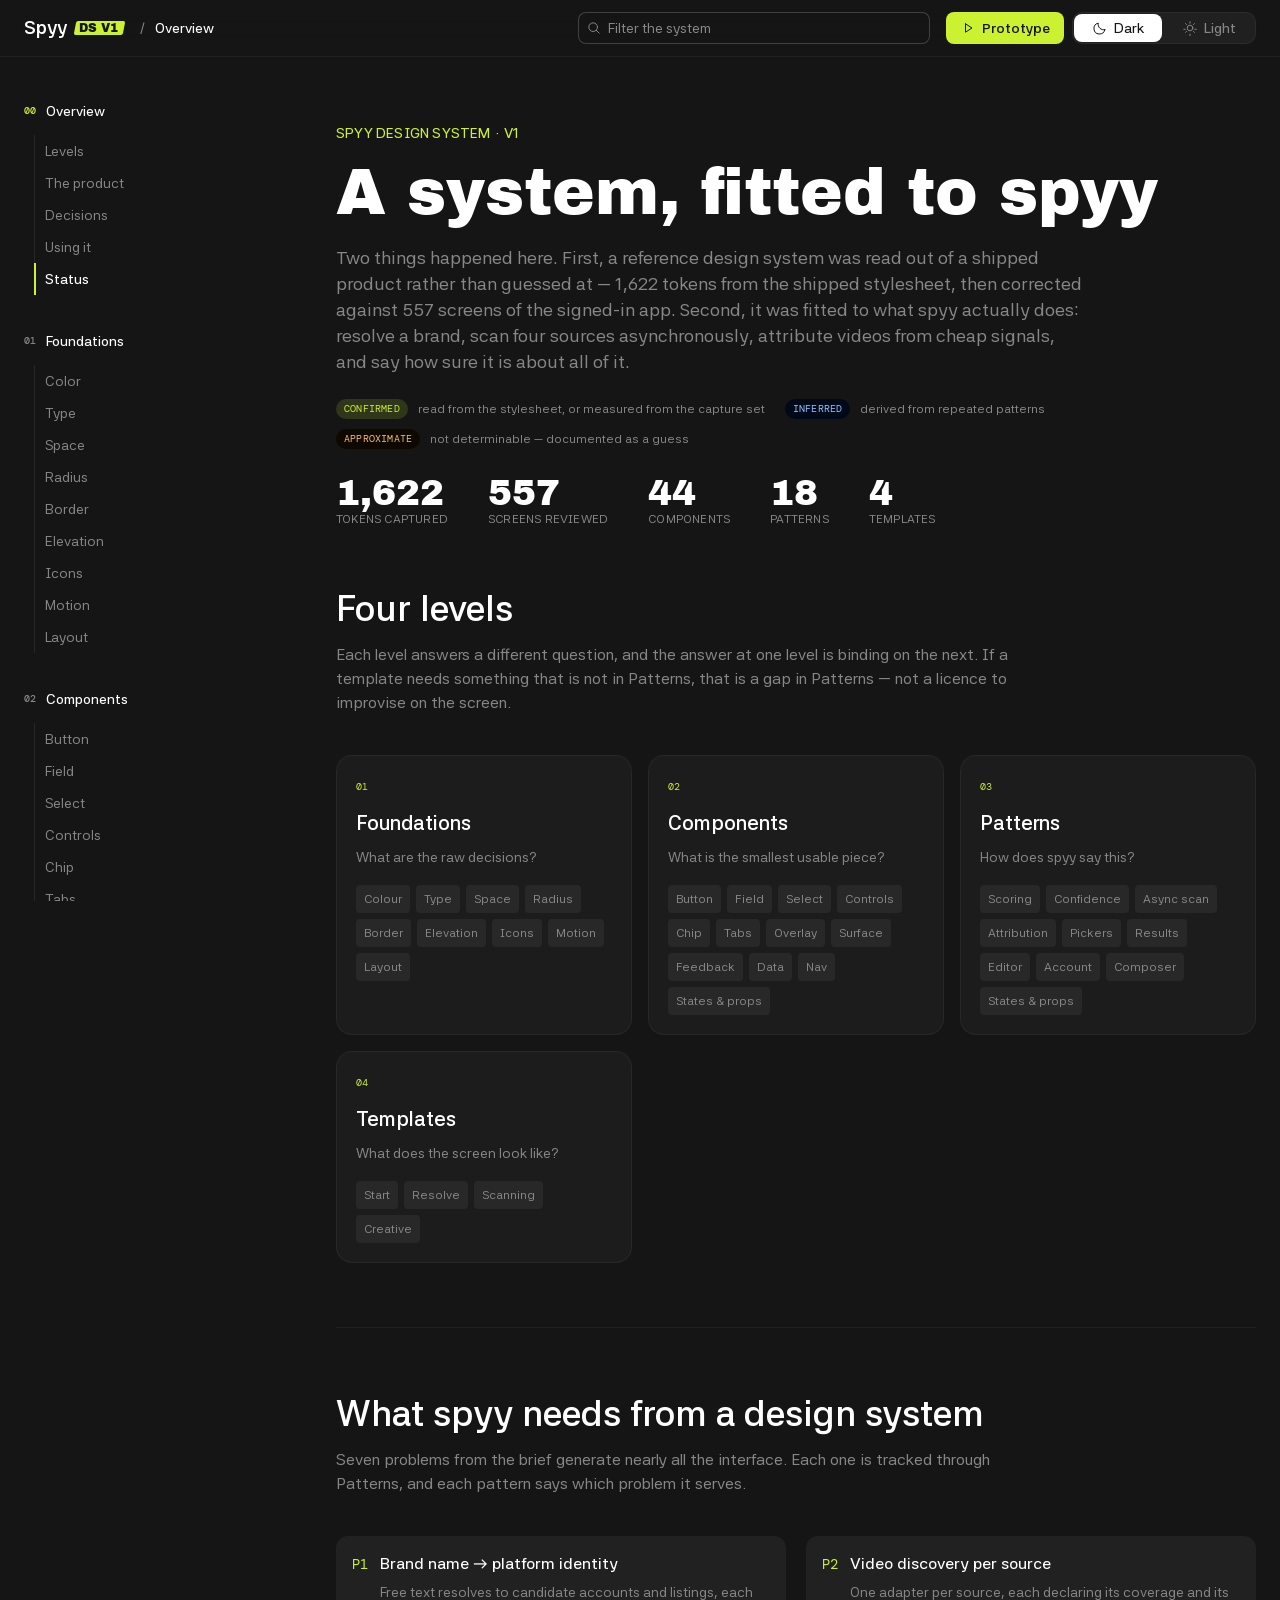
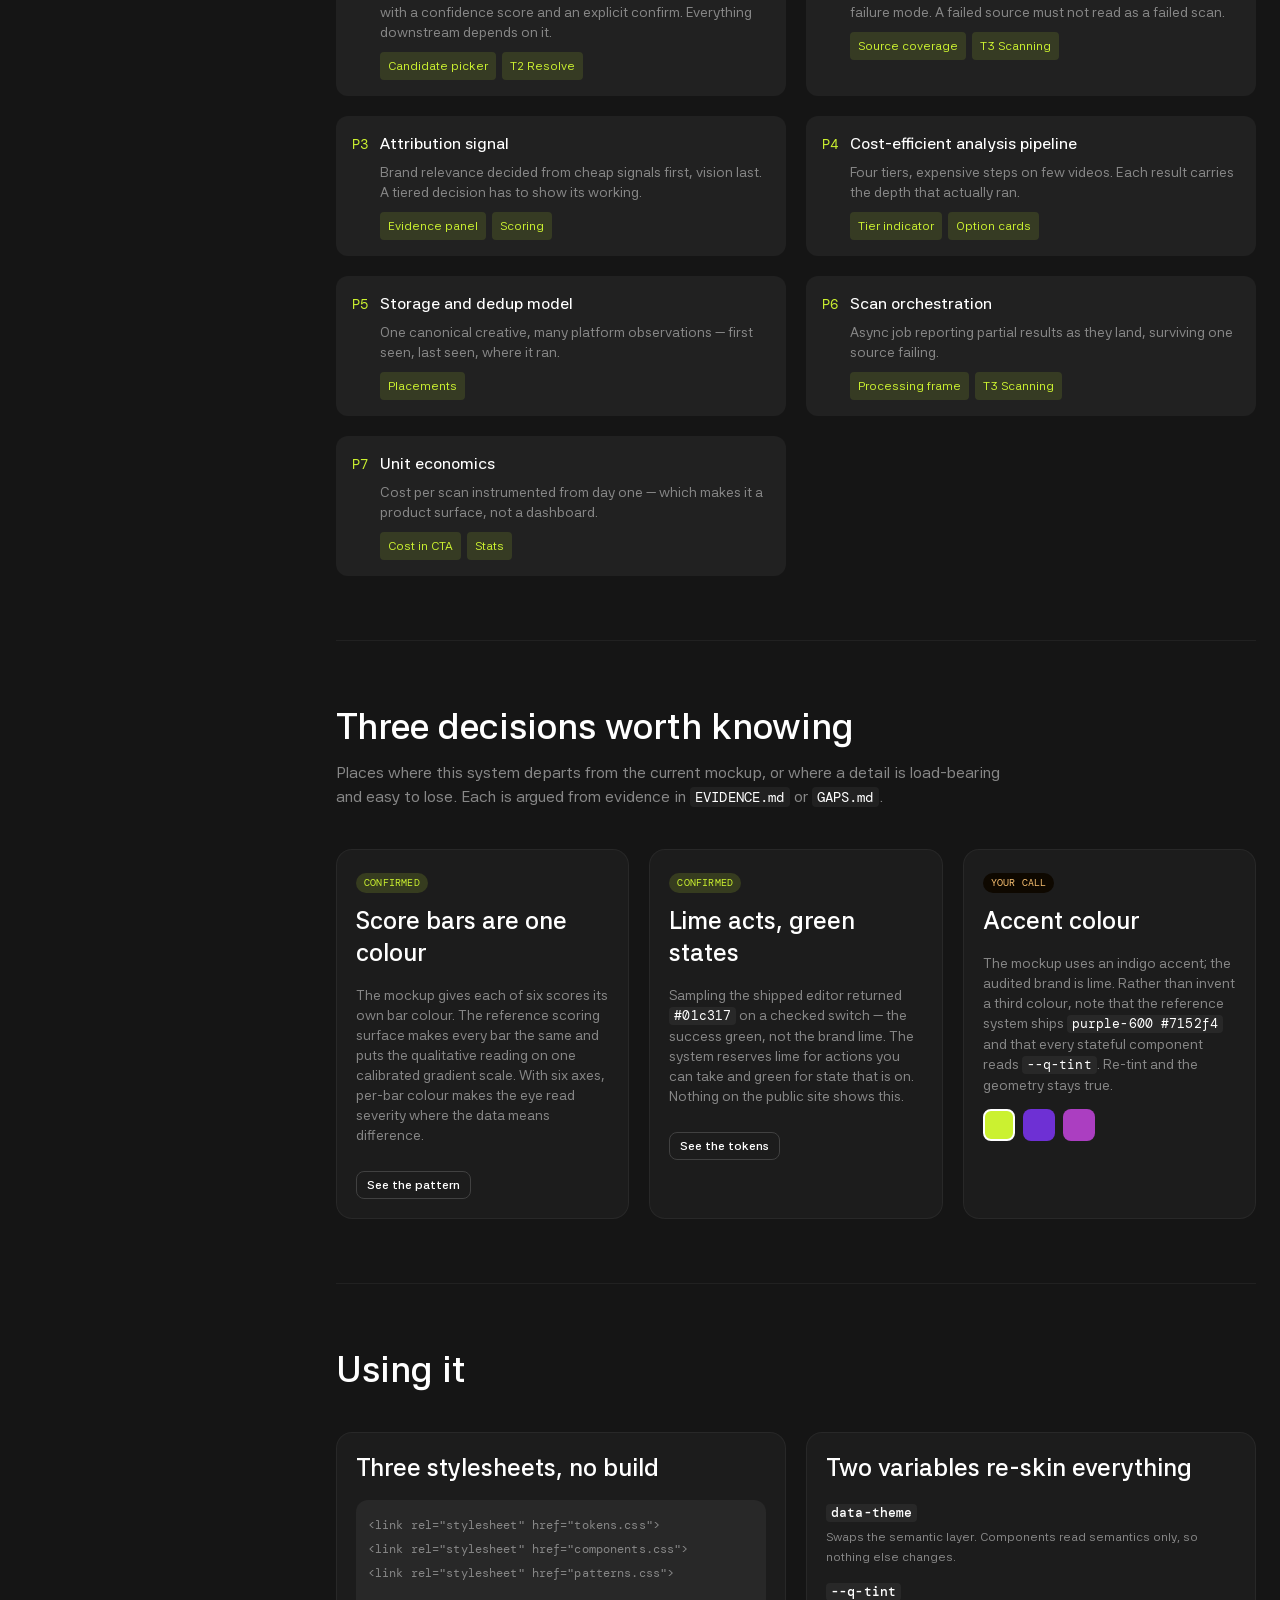
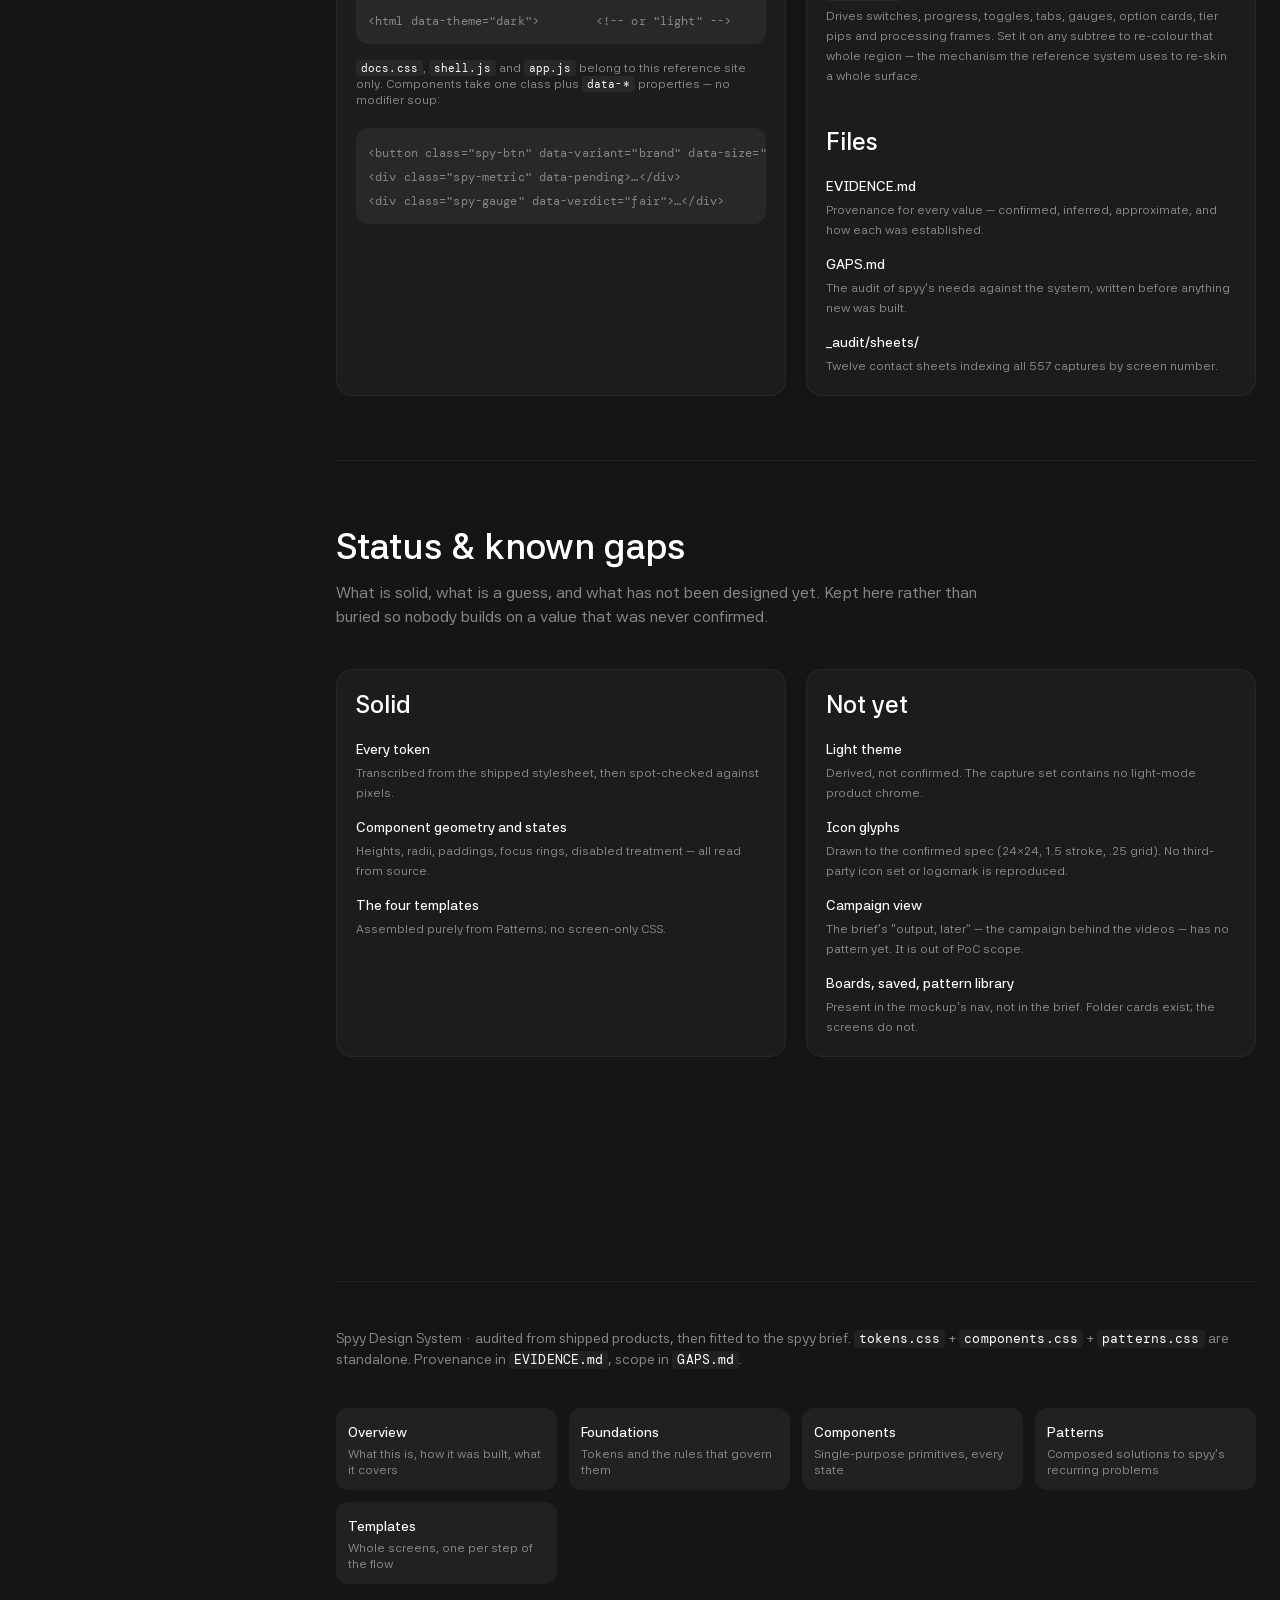
<file: index.html>
<!doctype html>
<html lang="en" data-theme="dark">
<head>
<meta charset="utf-8">
<meta name="viewport" content="width=device-width, initial-scale=1">
<title>Spyy Design System</title>
<meta name="description" content="The spyy design system — foundations, components, patterns and templates.">
<script>
/* The saved theme has to be on <html> before the first paint. shell.js runs at
   the end of <body>, so every page painted dark — the attribute below — and
   then flipped, which reads as a white/black flash on every navigation. This is
   the one script that has to be inline and in the head. */
try { var t = localStorage.getItem('spyy-theme');
      if (t === 'light' || t === 'dark') document.documentElement.setAttribute('data-theme', t); } catch (e) {}
</script>
<link rel="preconnect" href="https://fonts.googleapis.com">
<link rel="preconnect" href="https://fonts.gstatic.com" crossorigin>
<link href="https://fonts.googleapis.com/css2?family=Archivo+Black&family=Asta+Sans:wght@400;500;600;700;800;900&family=DM+Mono:wght@400;500&display=swap" rel="stylesheet">
<link rel="stylesheet" href="tokens.css">
<link rel="stylesheet" href="components.css">
<link rel="stylesheet" href="patterns.css">
<link rel="stylesheet" href="docs.css">
</head>
<body>

<div class="spy-container doc-lede">
  <p class="doc-eyebrow">Spyy Design System · v1</p>
  <h1 class="spy-h2" style="max-width:20ch">A system, fitted to spyy</h1>
  <p class="spy-body-m spy-text-secondary doc-lede-text">
    Two things happened here. First, a reference design system was read out of a shipped product rather than
    guessed at — 1,622 tokens from the shipped stylesheet, then corrected against 557 screens of the
    signed-in app. Second, it was fitted to what spyy actually does: resolve a brand, scan four sources
    asynchronously, attribute videos from cheap signals, and say how sure it is about all of it.
  </p>
  <div class="doc-legend">
    <span class="doc-legend-item"><span class="doc-ev" data-ev="c">Confirmed</span> <span class="spy-caption-m spy-text-secondary">read from the stylesheet, or measured from the capture set</span></span>
    <span class="doc-legend-item"><span class="doc-ev" data-ev="i">Inferred</span> <span class="spy-caption-m spy-text-secondary">derived from repeated patterns</span></span>
    <span class="doc-legend-item"><span class="doc-ev" data-ev="a">Approximate</span> <span class="spy-caption-m spy-text-secondary">not determinable — documented as a guess</span></span>
  </div>
  <div class="doc-stats">
    <div class="doc-stat"><strong>1,622</strong><span>tokens captured</span></div>
    <div class="doc-stat"><strong>557</strong><span>screens reviewed</span></div>
    <div class="doc-stat"><strong>44</strong><span>components</span></div>
    <div class="doc-stat"><strong>18</strong><span>patterns</span></div>
    <div class="doc-stat"><strong>4</strong><span>templates</span></div>
  </div>
</div>


<main class="spy-container doc-main">

<section class="doc-section" id="levels" data-nav="Levels">
  <header class="doc-section-head">
    <h2 class="spy-h5">Four levels</h2>
    <p class="spy-body-s spy-text-secondary">
      Each level answers a different question, and the answer at one level is binding on the next.
      If a template needs something that is not in Patterns, that is a gap in Patterns — not a licence
      to improvise on the screen.
    </p>
  </header>
  <div class="doc-levelcards" id="render-levelcards"></div>
</section>

<section class="doc-section" id="product" data-nav="The product">
  <header class="doc-section-head">
    <h2 class="spy-h5">What spyy needs from a design system</h2>
    <p class="spy-body-s spy-text-secondary">
      Seven problems from the brief generate nearly all the interface. Each one is tracked through
      Patterns, and each pattern says which problem it serves.
    </p>
  </header>
  <div class="doc-grid-2" id="render-problems"></div>
</section>

<section class="doc-section" id="decisions" data-nav="Decisions">
  <header class="doc-section-head">
    <h2 class="spy-h5">Three decisions worth knowing</h2>
    <p class="spy-body-s spy-text-secondary">
      Places where this system departs from the current mockup, or where a detail is load-bearing and
      easy to lose. Each is argued from evidence in <code>EVIDENCE.md</code> or <code>GAPS.md</code>.
    </p>
  </header>
  <div class="doc-grid-3">
    <div class="doc-panel">
      <span class="doc-ev" data-ev="c">Confirmed</span>
      <h3 class="spy-h6 doc-sub">Score bars are one colour</h3>
      <p class="spy-caption-l spy-text-secondary">
        The mockup gives each of six scores its own bar colour. The reference scoring surface makes every
        bar the same and puts the qualitative reading on one calibrated gradient scale. With six axes,
        per-bar colour makes the eye read severity where the data means difference.
      </p>
      <a class="spy-btn" data-variant="outline" data-size="xs" href="patterns.html#scoring" style="margin-top:12px">See the pattern</a>
    </div>
    <div class="doc-panel">
      <span class="doc-ev" data-ev="c">Confirmed</span>
      <h3 class="spy-h6 doc-sub">Lime acts, green states</h3>
      <p class="spy-caption-l spy-text-secondary">
        Sampling the shipped editor returned <code>#01c317</code> on a checked switch — the success
        green, not the brand lime. The system reserves lime for actions you can take and green for
        state that is on. Nothing on the public site shows this.
      </p>
      <a class="spy-btn" data-variant="outline" data-size="xs" href="foundations.html#color" style="margin-top:12px">See the tokens</a>
    </div>
    <div class="doc-panel">
      <span class="doc-ev" data-ev="a">Your call</span>
      <h3 class="spy-h6 doc-sub">Accent colour</h3>
      <p class="spy-caption-l spy-text-secondary">
        The mockup uses an indigo accent; the audited brand is lime. Rather than invent a third colour,
        note that the reference system ships <code>purple-600 #7152f4</code> and that every stateful component
        reads <code>--q-tint</code>. Re-tint and the geometry stays true.
      </p>
      <div class="doc-tintswitch" id="render-tintswitch" style="margin-top:12px"></div>
    </div>
  </div>
</section>

<section class="doc-section" id="using" data-nav="Using it">
  <header class="doc-section-head">
    <h2 class="spy-h5">Using it</h2>
  </header>
  <div class="doc-grid-2">
    <div class="doc-panel">
      <h3 class="spy-h6 doc-sub" style="margin-top:0">Three stylesheets, no build</h3>
      <pre class="doc-code"><code>&lt;link rel="stylesheet" href="tokens.css"&gt;
&lt;link rel="stylesheet" href="components.css"&gt;
&lt;link rel="stylesheet" href="patterns.css"&gt;

&lt;html data-theme="dark"&gt;        &lt;!-- or "light" --&gt;</code></pre>
      <p class="spy-caption-m spy-text-secondary doc-note">
        <code>docs.css</code>, <code>shell.js</code> and <code>app.js</code> belong to this reference
        site only. Components take one class plus <code>data-*</code> properties — no modifier soup:
      </p>
      <pre class="doc-code"><code>&lt;button class="spy-btn" data-variant="brand" data-size="sm"&gt;Run scan&lt;/button&gt;
&lt;div class="spy-metric" data-pending&gt;…&lt;/div&gt;
&lt;div class="spy-gauge" data-verdict="fair"&gt;…&lt;/div&gt;</code></pre>
    </div>
    <div class="doc-panel">
      <h3 class="spy-h6 doc-sub" style="margin-top:0">Two variables re-skin everything</h3>
      <ul class="doc-defs">
        <li><strong><code>data-theme</code></strong><span>Swaps the semantic layer. Components read semantics only, so nothing else changes.</span></li>
        <li><strong><code>--q-tint</code></strong><span>Drives switches, progress, toggles, tabs, gauges, option cards, tier pips and processing frames. Set it on any subtree to re-colour that whole region — the mechanism the reference system uses to re-skin a whole surface.</span></li>
      </ul>
      <h3 class="spy-h6 doc-sub">Files</h3>
      <ul class="doc-defs">
        <li><strong>EVIDENCE.md</strong><span>Provenance for every value — confirmed, inferred, approximate, and how each was established.</span></li>
        <li><strong>GAPS.md</strong><span>The audit of spyy’s needs against the system, written before anything new was built.</span></li>
        <li><strong>_audit/sheets/</strong><span>Twelve contact sheets indexing all 557 captures by screen number.</span></li>
      </ul>
    </div>
  </div>
</section>

<section class="doc-section" id="status" data-nav="Status">
  <header class="doc-section-head">
    <h2 class="spy-h5">Status &amp; known gaps</h2>
    <p class="spy-body-s spy-text-secondary">
      What is solid, what is a guess, and what has not been designed yet. Kept here rather than buried
      so nobody builds on a value that was never confirmed.
    </p>
  </header>
  <div class="doc-grid-2">
    <div class="doc-panel">
      <h3 class="spy-h6 doc-sub" style="margin-top:0">Solid</h3>
      <ul class="doc-defs">
        <li><strong>Every token</strong><span>Transcribed from the shipped stylesheet, then spot-checked against pixels.</span></li>
        <li><strong>Component geometry and states</strong><span>Heights, radii, paddings, focus rings, disabled treatment — all read from source.</span></li>
        <li><strong>The four templates</strong><span>Assembled purely from Patterns; no screen-only CSS.</span></li>
      </ul>
    </div>
    <div class="doc-panel">
      <h3 class="spy-h6 doc-sub" style="margin-top:0">Not yet</h3>
      <ul class="doc-defs">
        <li><strong>Light theme</strong><span>Derived, not confirmed. The capture set contains no light-mode product chrome.</span></li>
        <li><strong>Icon glyphs</strong><span>Drawn to the confirmed spec (24×24, 1.5 stroke, .25 grid). No third-party icon set or logomark is reproduced.</span></li>
        <li><strong>Campaign view</strong><span>The brief’s “output, later” — the campaign behind the videos — has no pattern yet. It is out of PoC scope.</span></li>
        <li><strong>Boards, saved, pattern library</strong><span>Present in the mockup’s nav, not in the brief. Folder cards exist; the screens do not.</span></li>
      </ul>
    </div>
  </div>
</section>

</main>
<script src="icons.js"></script>
<script src="shell.js"></script>
<script src="app.js"></script>
</body>
</html>
</file>
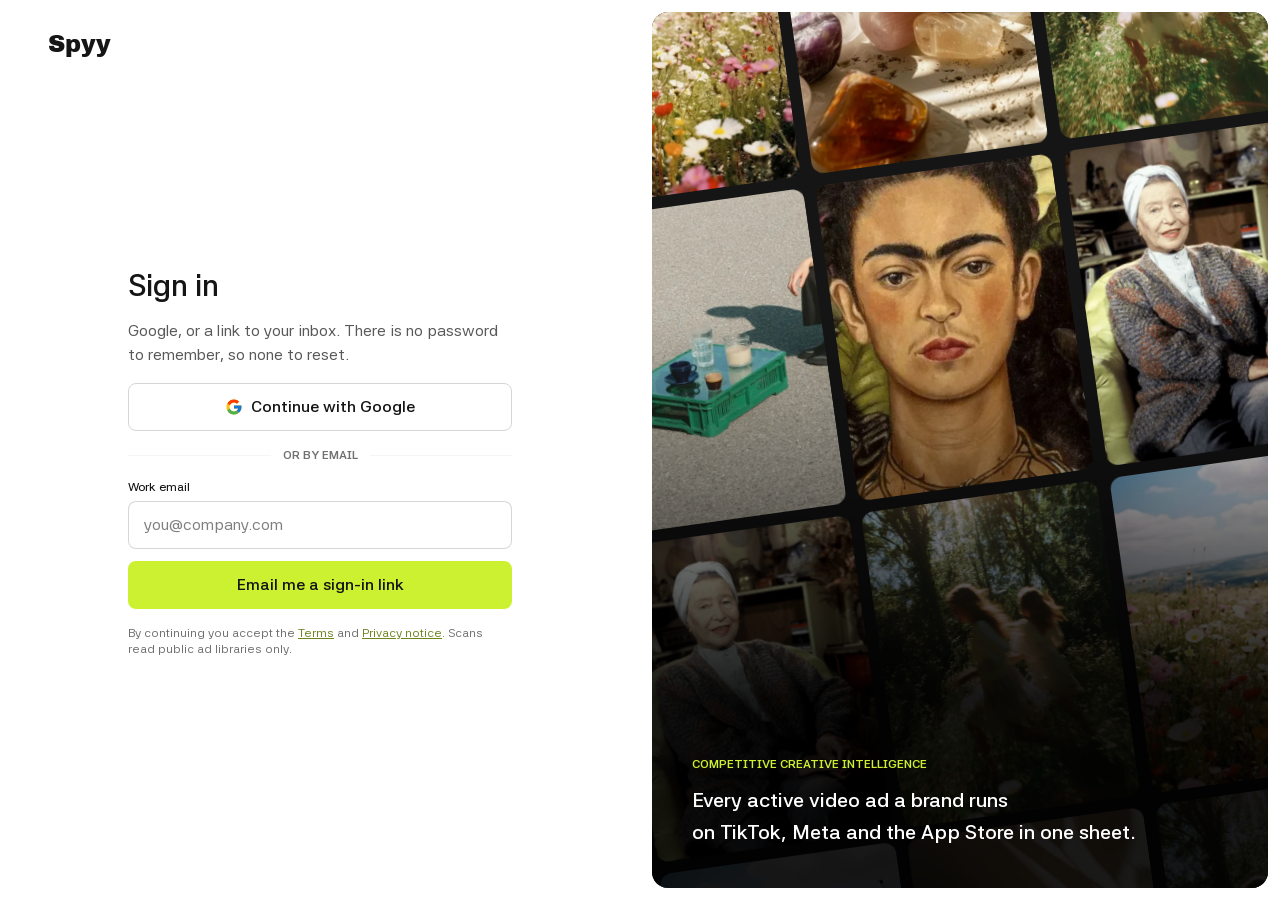
<file: dashboard.html>
<!doctype html>
<html lang="en" data-theme="light">
<head>
  <meta charset="utf-8">
  <meta name="viewport" content="width=device-width, initial-scale=1">
  <title>Overview · Spyy</title>
  <meta name="description" content="Resolve a brand, scan its active video ads on TikTok and Meta, and understand why the creative works.">
  <script>
    try {
      const t = localStorage.getItem('spyy-theme');
      if (t === 'light' || t === 'dark') document.documentElement.dataset.theme = t;
    } catch (e) {}
  </script>
  <link rel="preconnect" href="https://fonts.googleapis.com">
  <link rel="preconnect" href="https://fonts.gstatic.com" crossorigin>
  <link href="https://fonts.googleapis.com/css2?family=Archivo+Black&family=Asta+Sans:wght@400;500;600;700;800&display=swap" rel="stylesheet">
  <link rel="stylesheet" href="tokens.css">
  <link rel="stylesheet" href="components.css">
  <link rel="stylesheet" href="patterns.css">
  <link rel="stylesheet" href="dashboard.css">
</head>
<body>
  <a class="app-skip" href="#main">Skip to content</a>
  <div id="app"></div>
  <div class="app-toasts" id="toasts" aria-live="polite" aria-atomic="true"></div>
  <script src="icons.js"></script>
  <script src="data/spyy-data.js"></script>
  <script src="dashboard.js"></script>
</body>
</html>
</file>
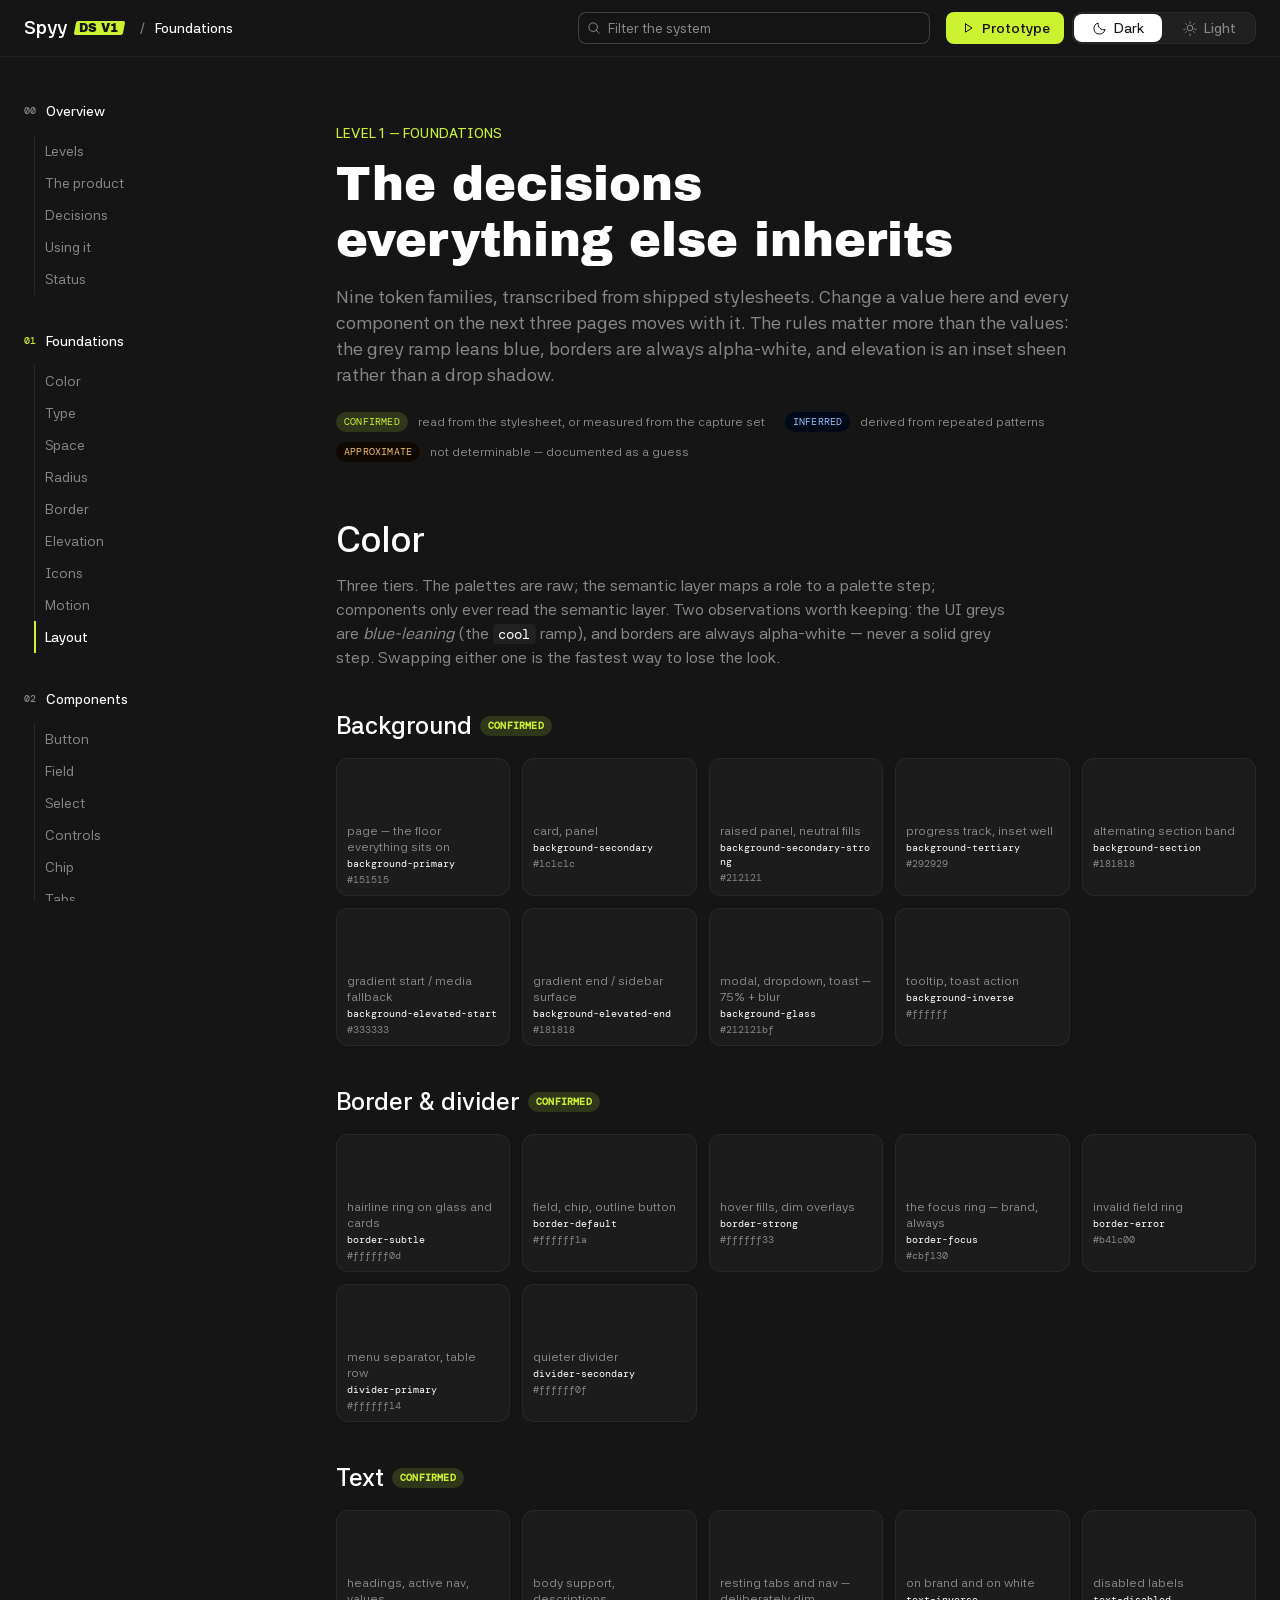
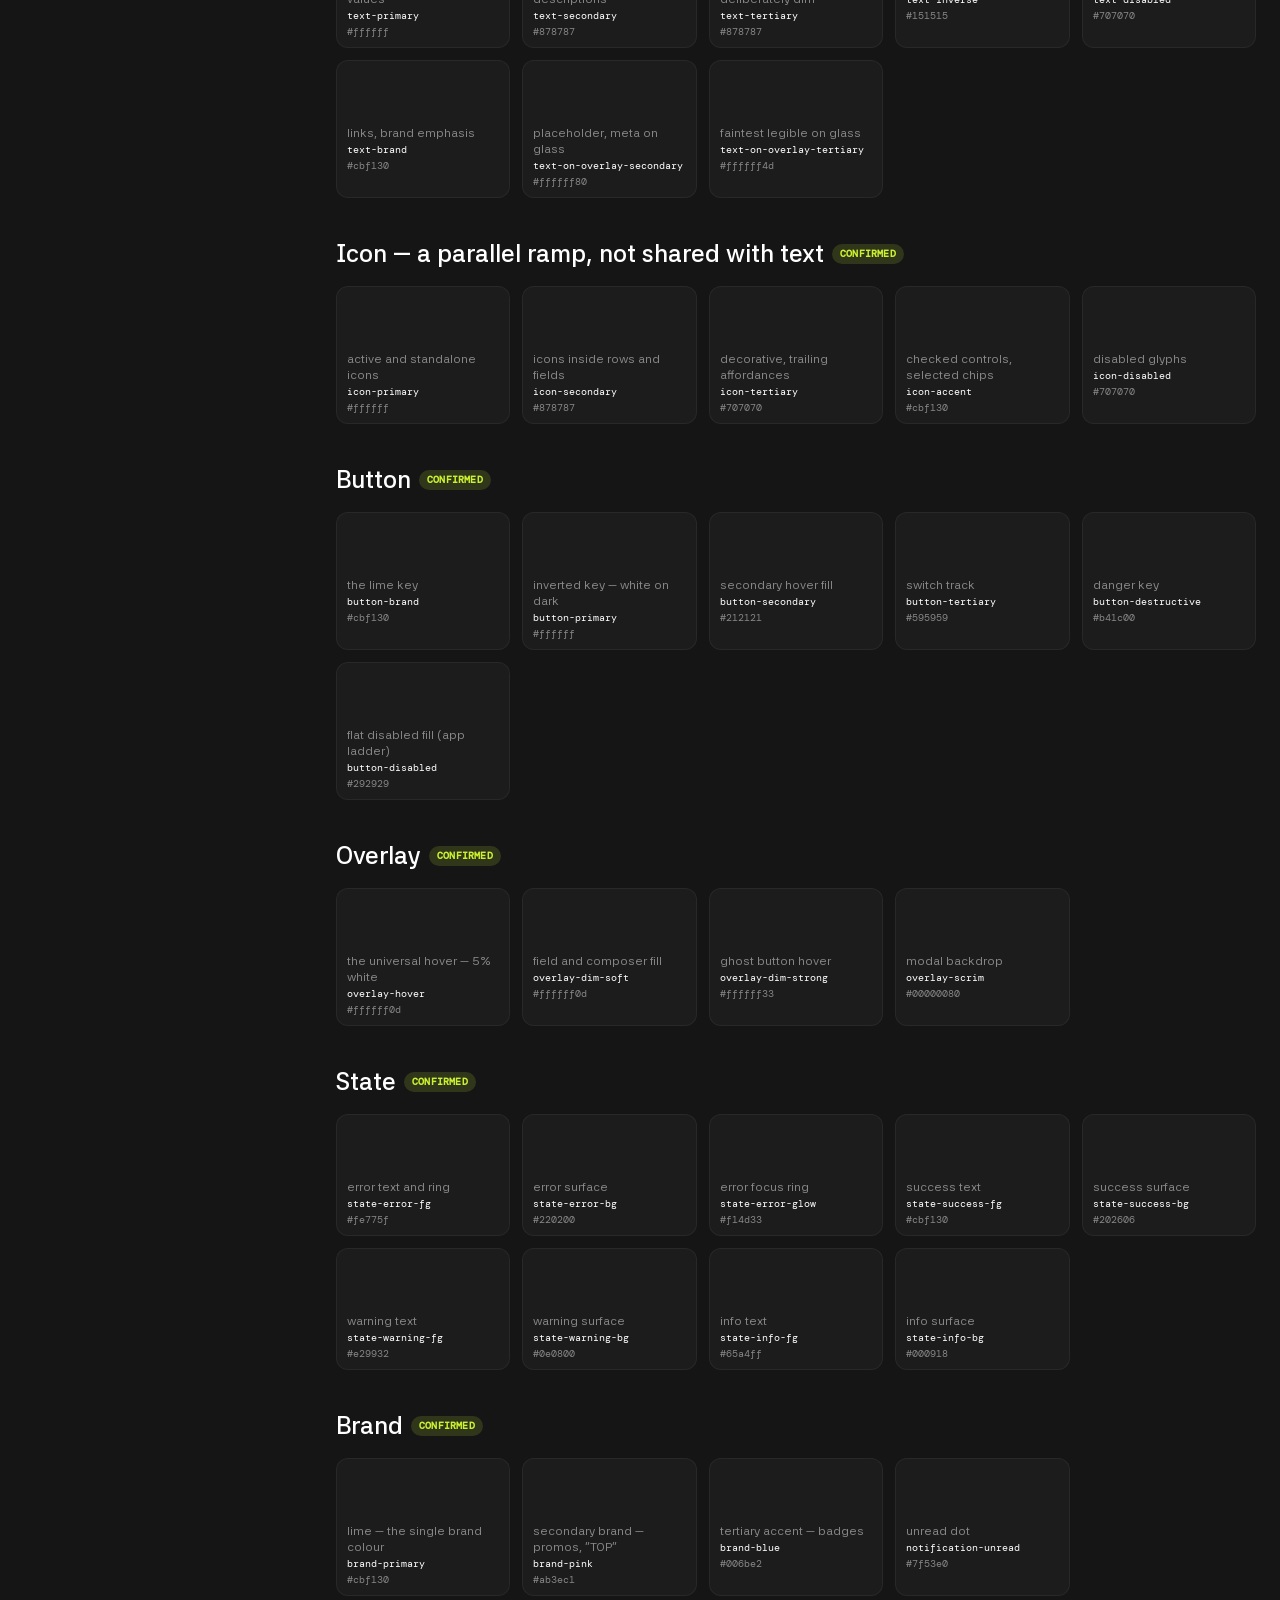
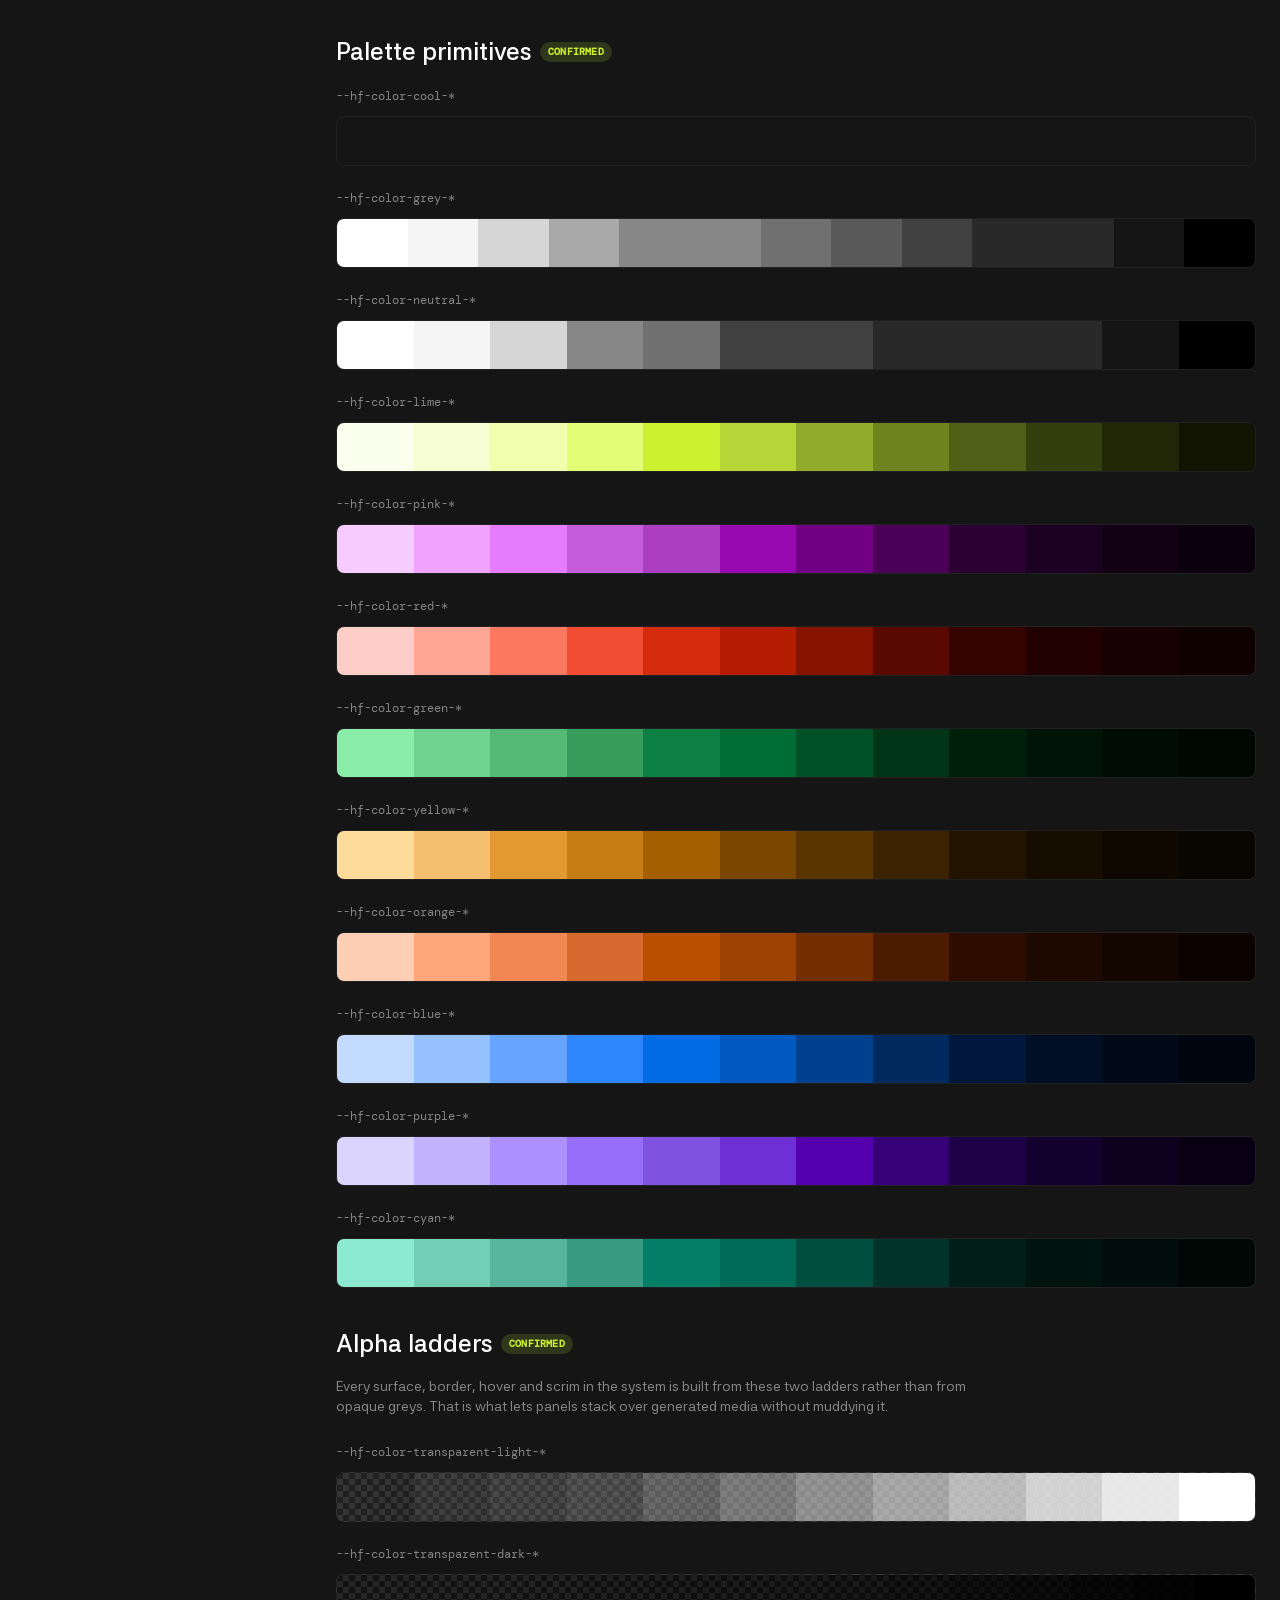
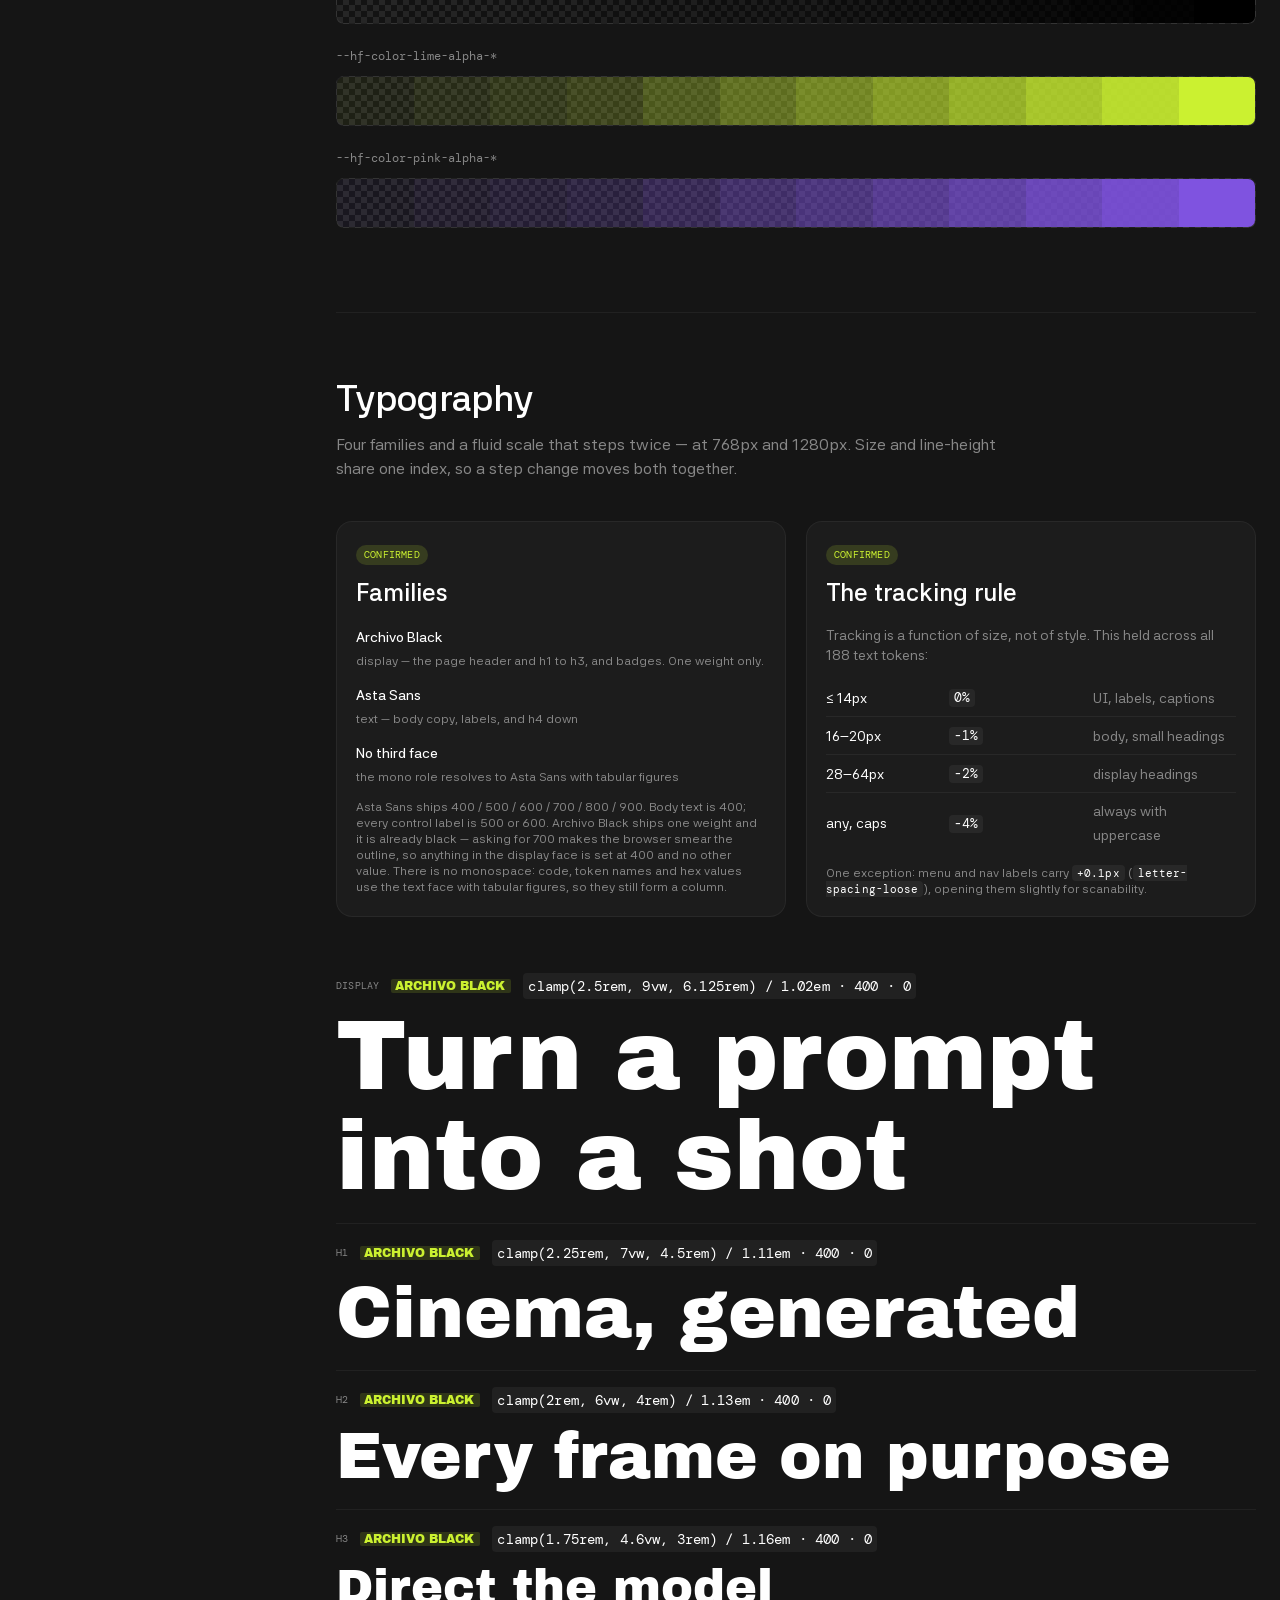
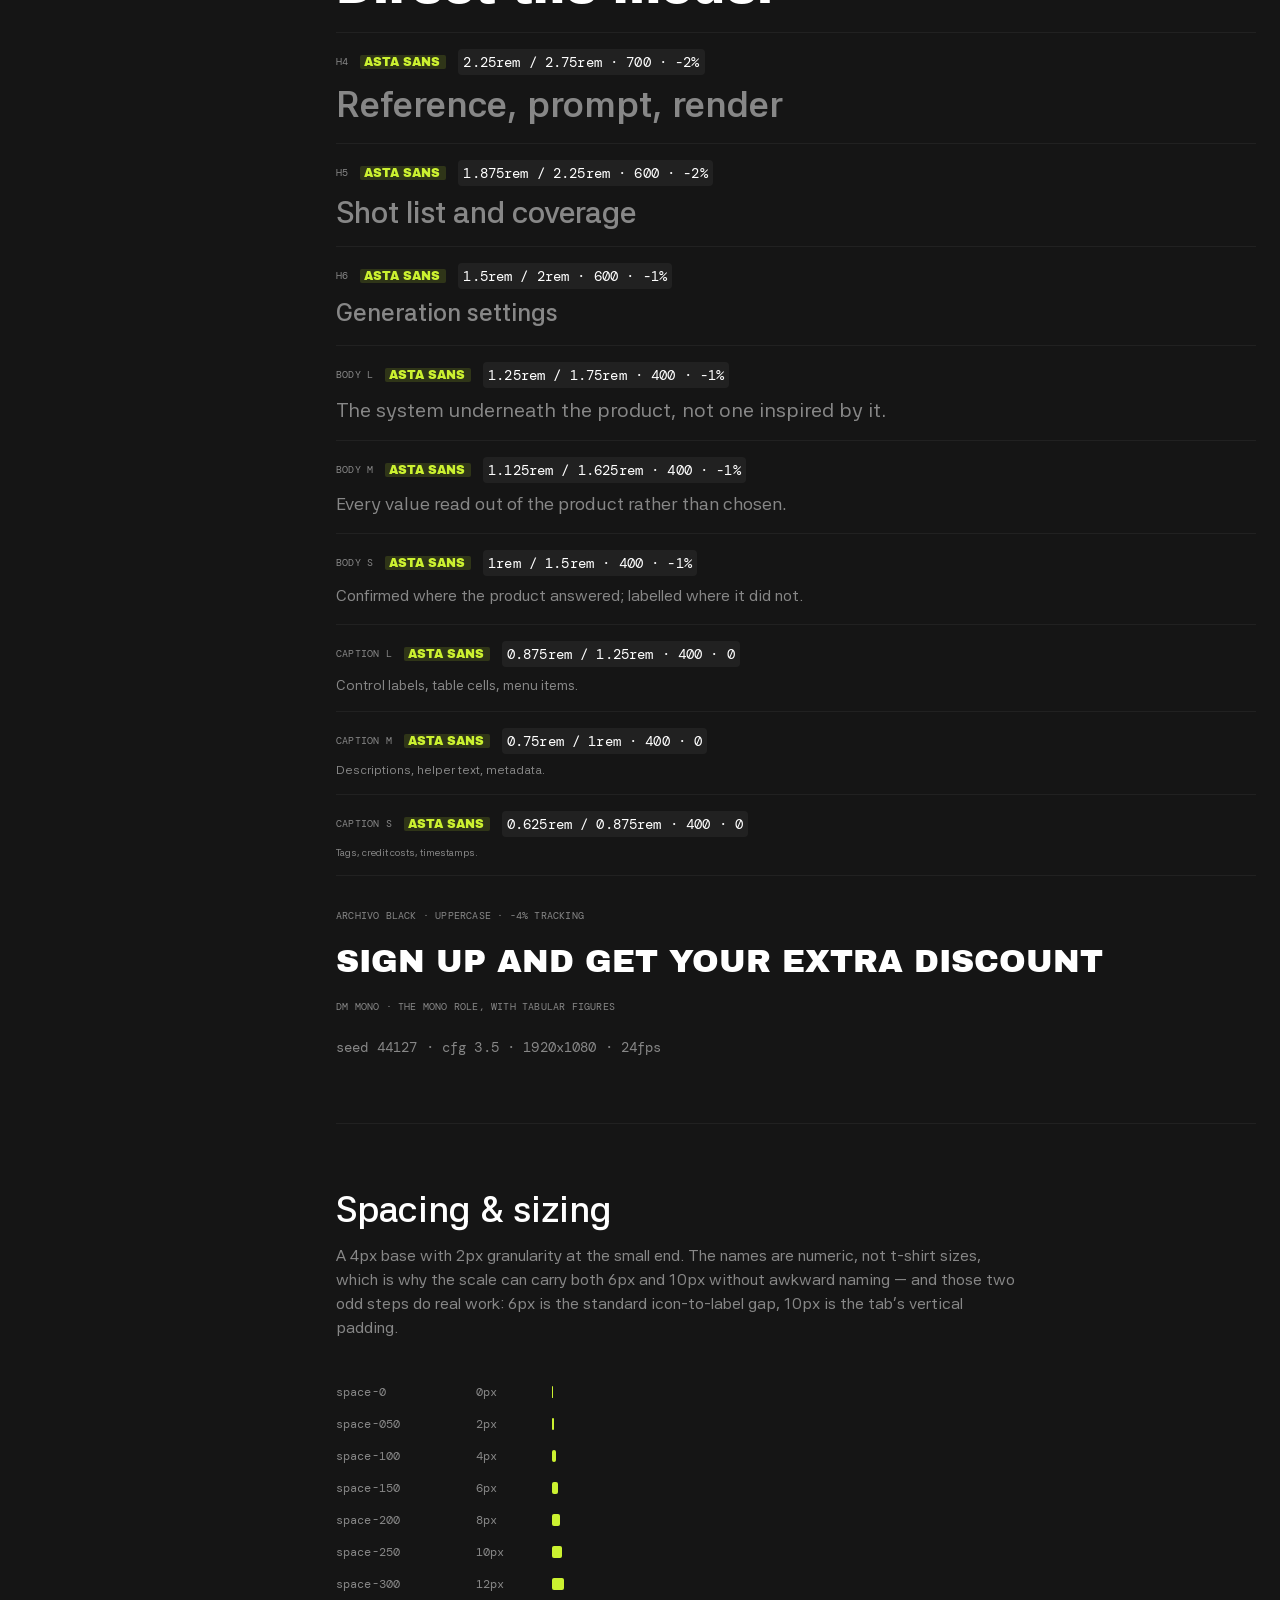
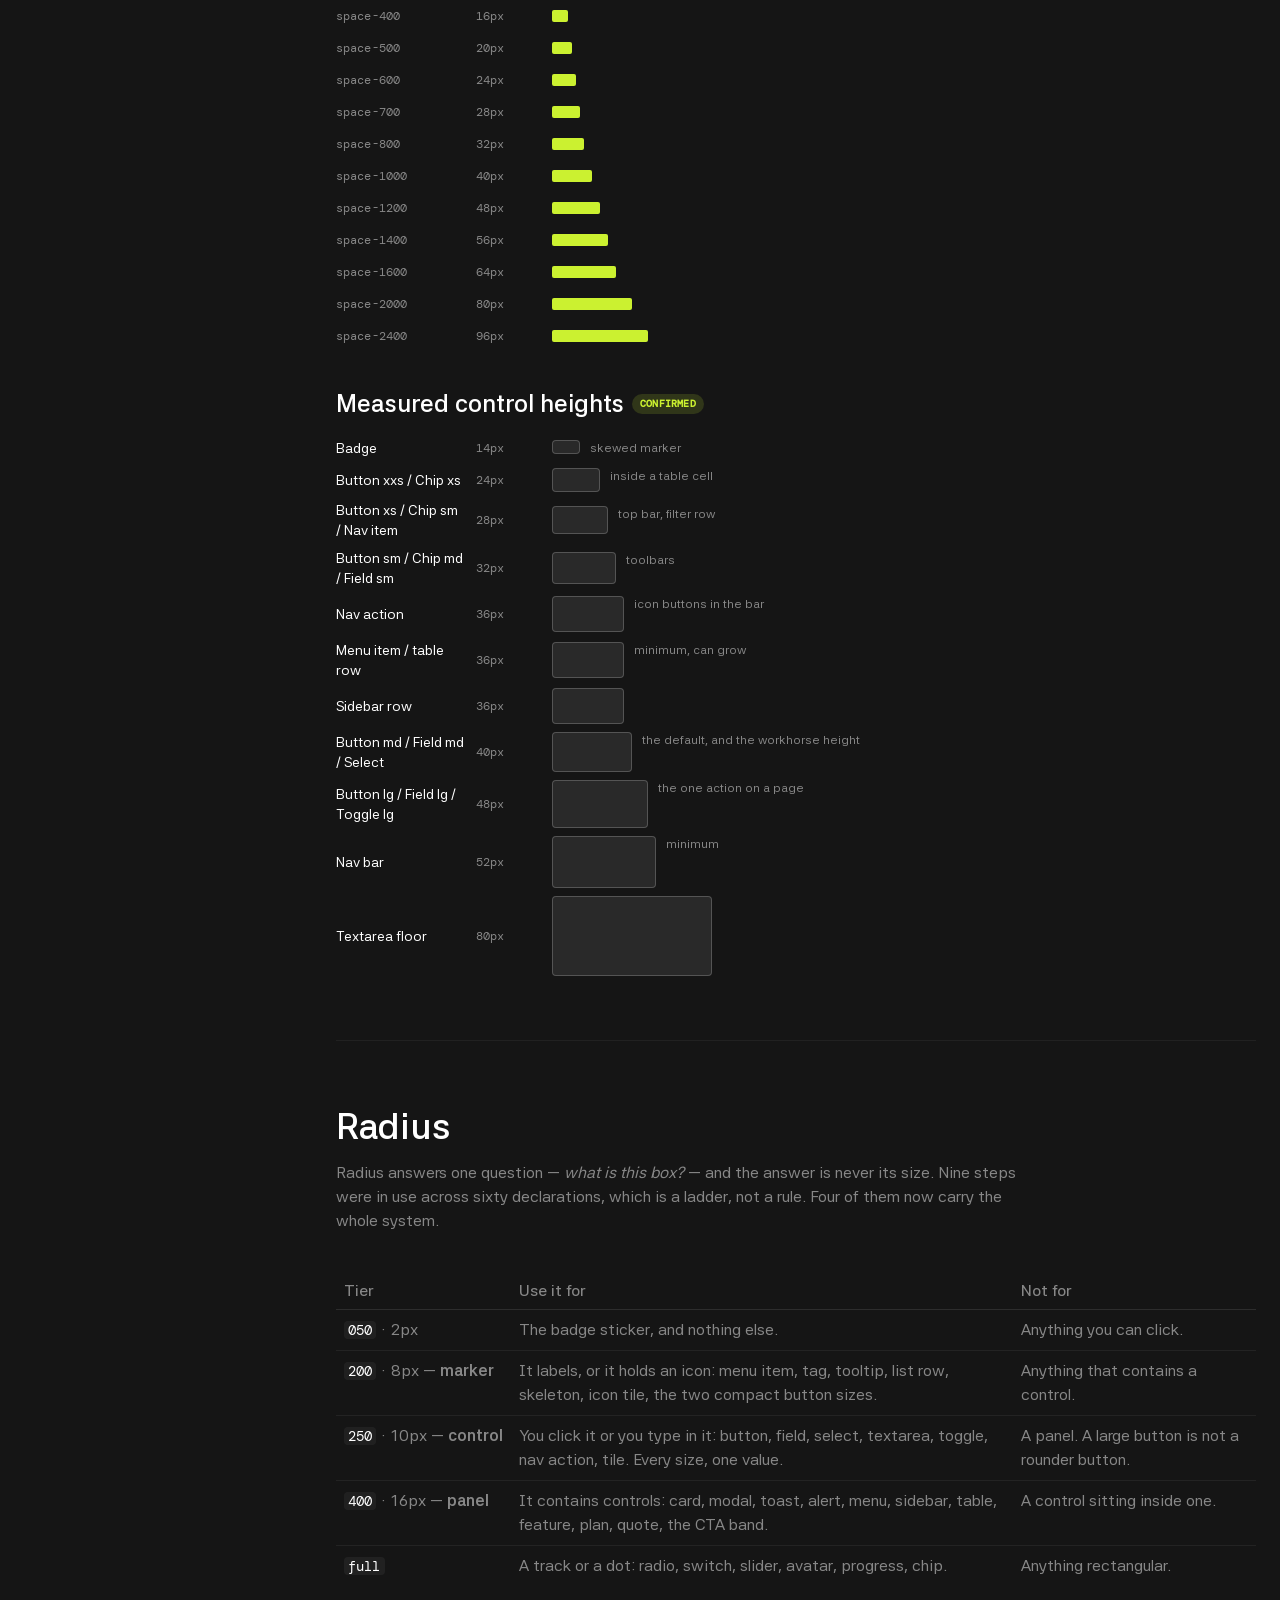
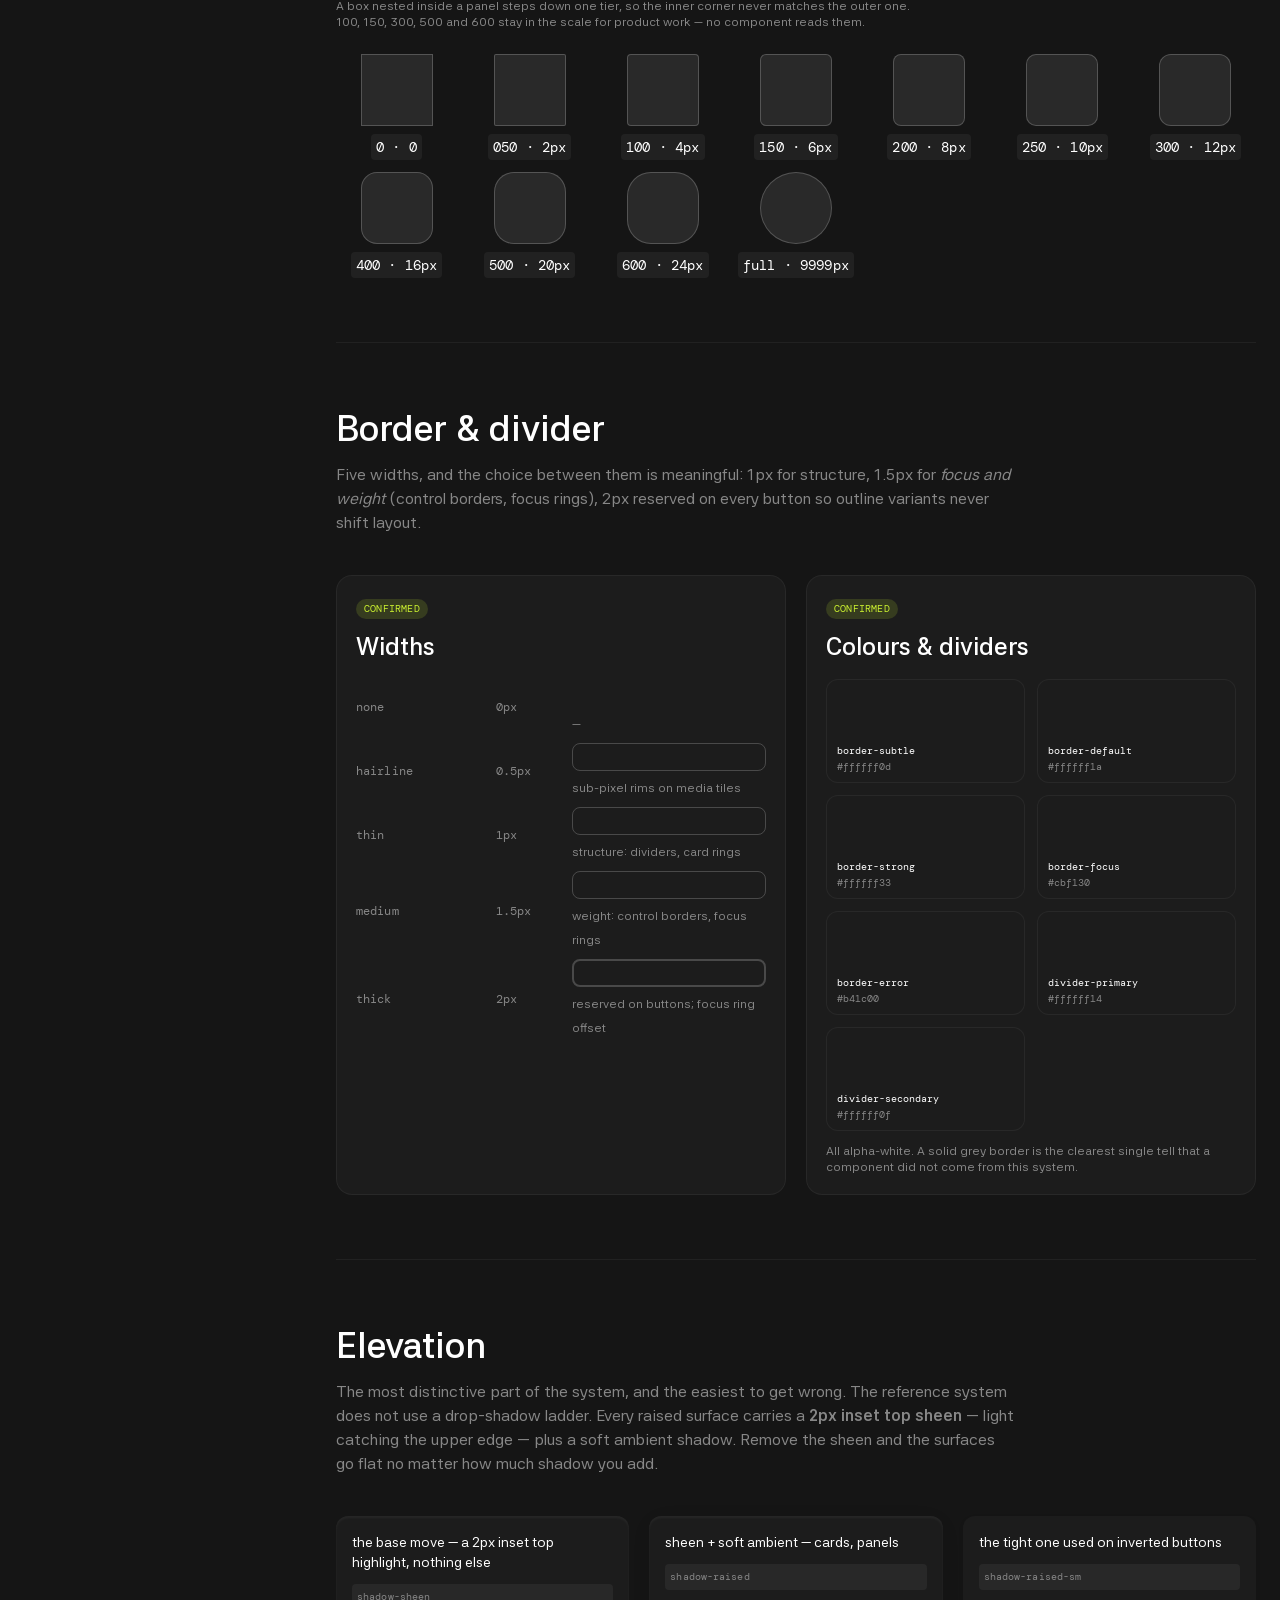
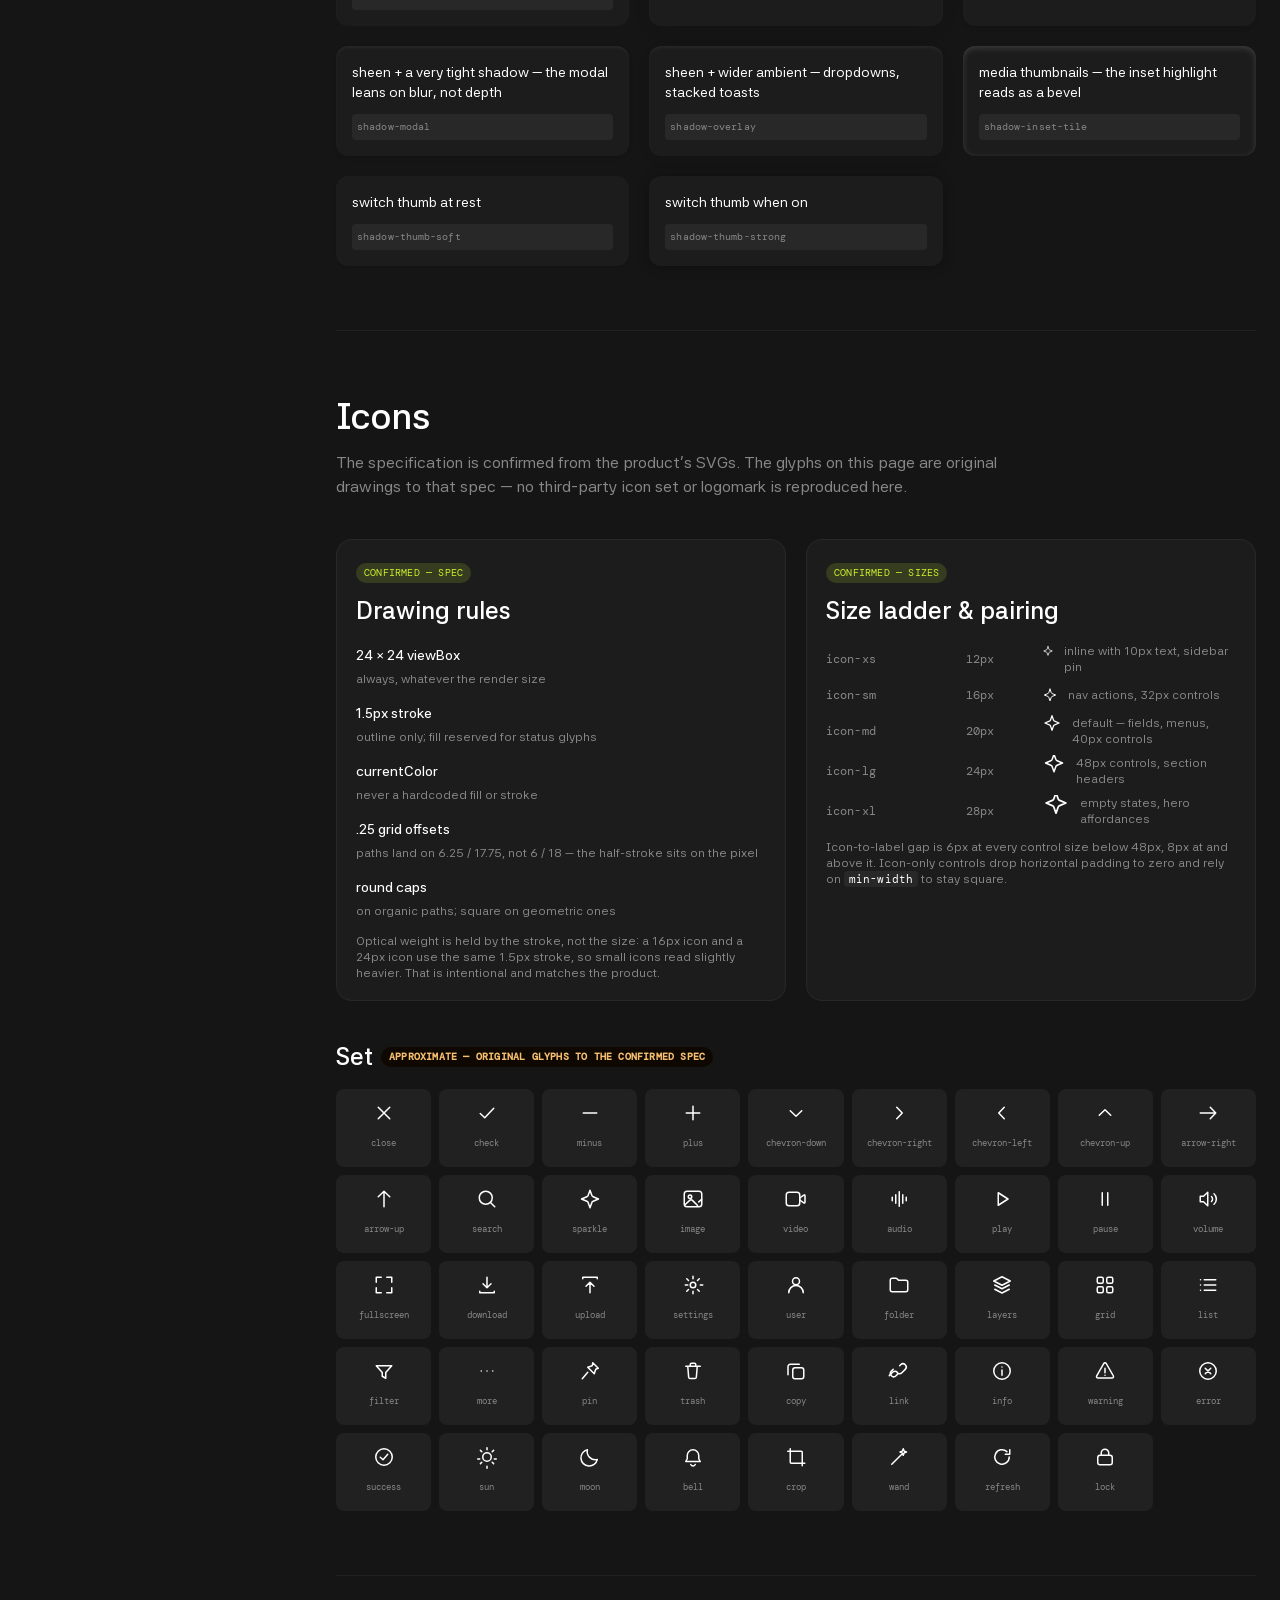
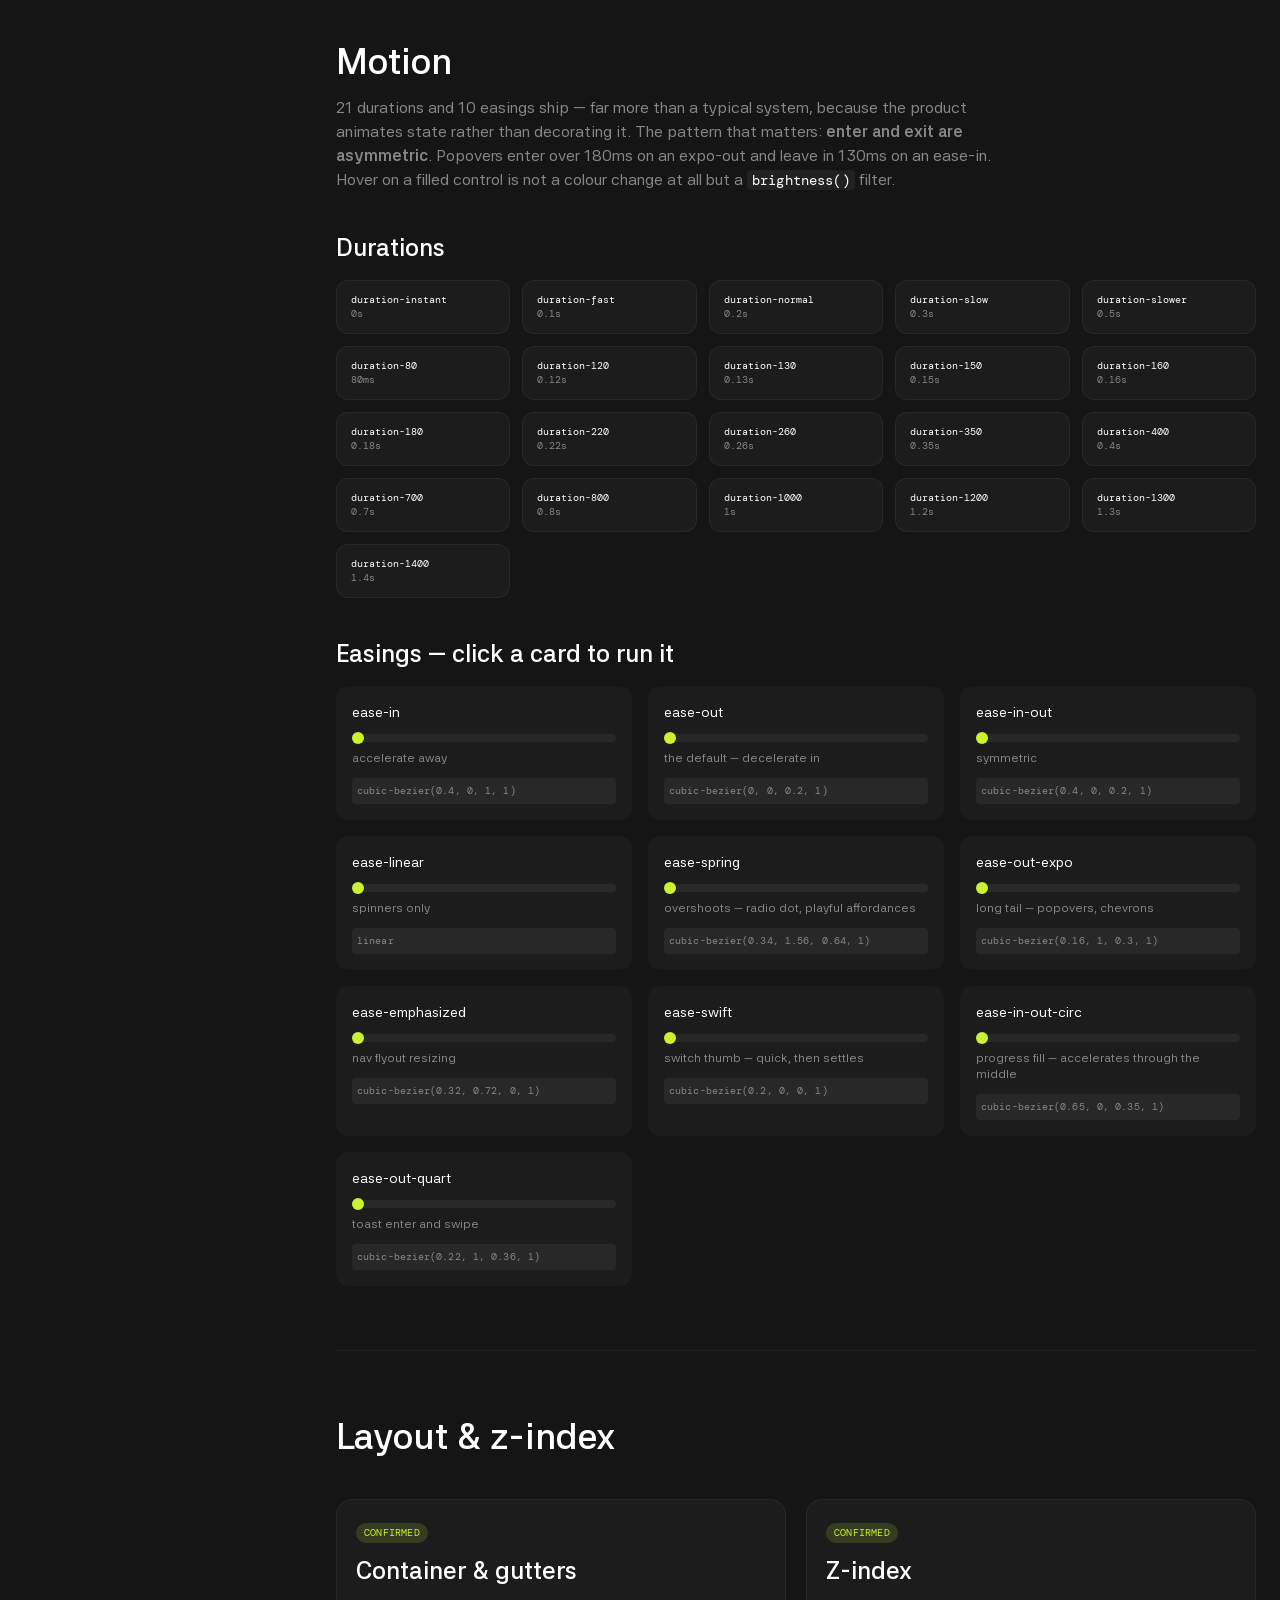
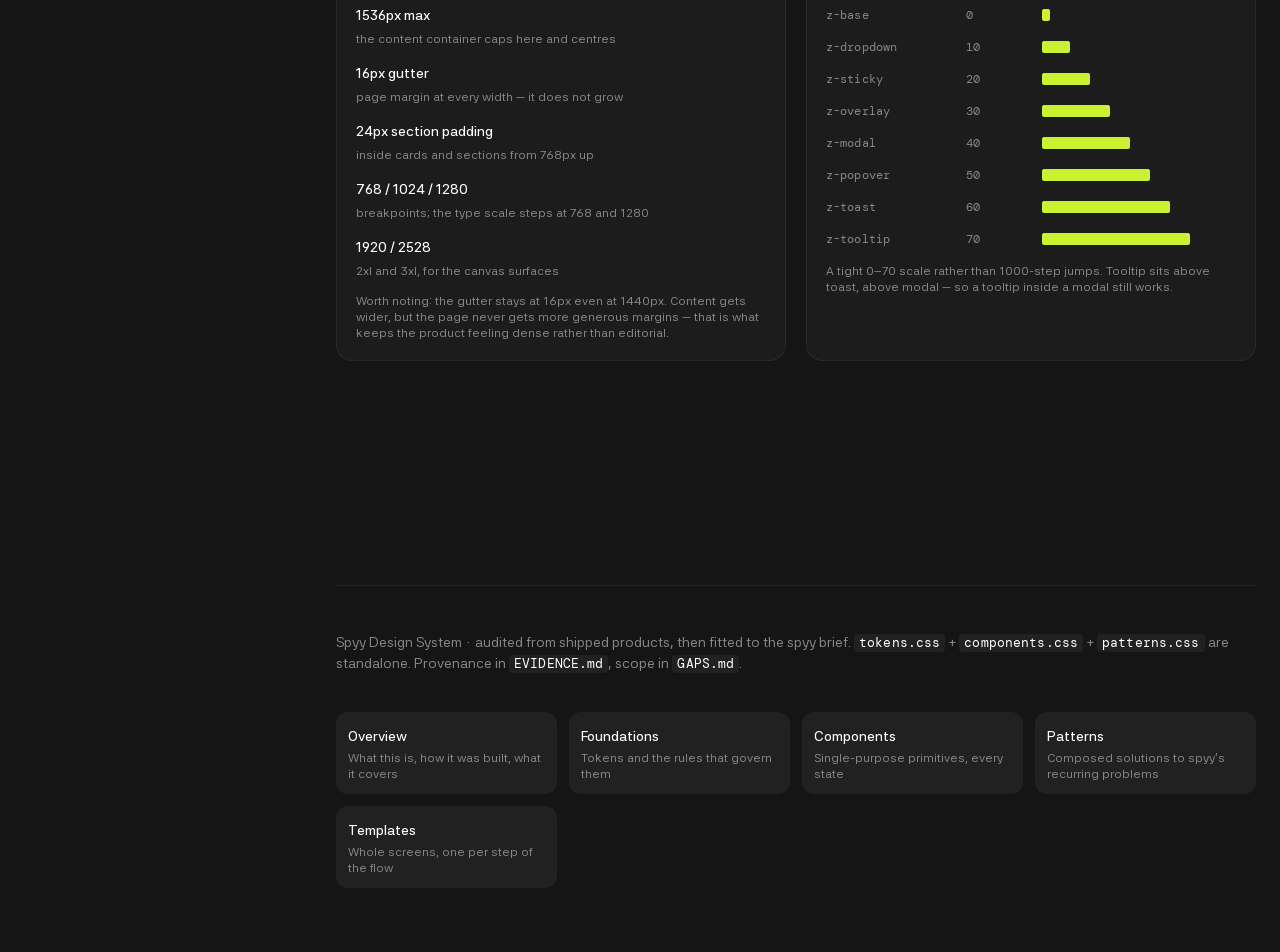
<file: foundations.html>
<!doctype html>
<html lang="en" data-theme="dark">
<head>
<meta charset="utf-8">
<meta name="viewport" content="width=device-width, initial-scale=1">
<title>Foundations · Spyy Design System</title>
<meta name="description" content="Colour, type, space, radius, border, elevation, icons, motion and layout tokens for the Spyy design system.">
<script>
/* The saved theme has to be on <html> before the first paint. shell.js runs at
   the end of <body>, so every page painted dark — the attribute below — and
   then flipped, which reads as a white/black flash on every navigation. This is
   the one script that has to be inline and in the head. */
try { var t = localStorage.getItem('spyy-theme');
      if (t === 'light' || t === 'dark') document.documentElement.setAttribute('data-theme', t); } catch (e) {}
</script>
<link rel="preconnect" href="https://fonts.googleapis.com">
<link rel="preconnect" href="https://fonts.gstatic.com" crossorigin>
<link href="https://fonts.googleapis.com/css2?family=Archivo+Black&family=Asta+Sans:wght@400;500;600;700;800;900&family=DM+Mono:wght@400;500&display=swap" rel="stylesheet">
<link rel="stylesheet" href="tokens.css">
<link rel="stylesheet" href="components.css">
<link rel="stylesheet" href="patterns.css">
<link rel="stylesheet" href="docs.css">
</head>
<body>

<div class="spy-container doc-lede">
  <p class="doc-eyebrow">Level 1 — Foundations</p>
  <h1 class="spy-h3">The decisions everything else inherits</h1>
  <p class="spy-body-m spy-text-secondary doc-lede-text">Nine token families, transcribed from shipped stylesheets. Change a value here and every component on the next three pages moves with it. The rules matter more than the values: the grey ramp leans blue, borders are always alpha-white, and elevation is an inset sheen rather than a drop shadow.</p>
  <div class="doc-legend">
    <span class="doc-legend-item"><span class="doc-ev" data-ev="c">Confirmed</span> <span class="spy-caption-m spy-text-secondary">read from the stylesheet, or measured from the capture set</span></span>
    <span class="doc-legend-item"><span class="doc-ev" data-ev="i">Inferred</span> <span class="spy-caption-m spy-text-secondary">derived from repeated patterns</span></span>
    <span class="doc-legend-item"><span class="doc-ev" data-ev="a">Approximate</span> <span class="spy-caption-m spy-text-secondary">not determinable — documented as a guess</span></span>
  </div>
</div>


<main class="spy-container doc-main">
<section class="doc-section" id="color" data-nav="Color">
  <header class="doc-section-head">
    <h2 class="spy-h5">Color</h2>
    <p class="spy-body-s spy-text-secondary">
      Three tiers. The palettes are raw; the semantic layer maps a role to a palette step; components
      only ever read the semantic layer. Two observations worth keeping: the UI greys are
      <em>blue-leaning</em> (the <code>cool</code> ramp), and borders are always alpha-white — never a
      solid grey step. Swapping either one is the fastest way to lose the look.
    </p>
  </header>
  <div id="render-color-semantic"></div>
  <h3 class="spy-h6 doc-sub">Palette primitives <span class="doc-ev" data-ev="c">Confirmed</span></h3>
  <div id="render-color-palettes"></div>
  <h3 class="spy-h6 doc-sub">Alpha ladders <span class="doc-ev" data-ev="c">Confirmed</span></h3>
  <p class="spy-caption-l spy-text-secondary doc-note">Every surface, border, hover and scrim in the system is built from these two ladders rather than from opaque greys. That is what lets panels stack over generated media without muddying it.</p>
  <div id="render-color-alpha"></div>
</section>

<section class="doc-section" id="typography" data-nav="Type">
  <header class="doc-section-head">
    <h2 class="spy-h5">Typography</h2>
    <p class="spy-body-s spy-text-secondary">
      Four families and a fluid scale that steps twice — at 768px and 1280px. Size and line-height
      share one index, so a step change moves both together.
    </p>
  </header>
  <div class="doc-grid-2">
    <div class="doc-panel">
      <span class="doc-ev" data-ev="c">Confirmed</span>
      <h3 class="spy-h6 doc-sub">Families</h3>
      <ul class="doc-defs">
        <li><strong>Archivo Black</strong><span>display — the page header and h1 to h3, and badges. One weight only.</span></li>
        <li><strong>Asta Sans</strong><span>text — body copy, labels, and h4 down</span></li>
        <li><strong>No third face</strong><span>the mono role resolves to Asta Sans with tabular figures</span></li>
      </ul>
      <p class="spy-caption-m spy-text-secondary doc-note">Asta Sans ships 400 / 500 / 600 / 700 / 800 / 900. Body text is 400; every control label is 500 or 600. Archivo Black ships one weight and it is already black — asking for 700 makes the browser smear the outline, so anything in the display face is set at 400 and no other value. There is no monospace: code, token names and hex values use the text face with tabular figures, so they still form a column.</p>
    </div>
    <div class="doc-panel">
      <span class="doc-ev" data-ev="c">Confirmed</span>
      <h3 class="spy-h6 doc-sub">The tracking rule</h3>
      <p class="spy-caption-l spy-text-secondary">Tracking is a function of size, not of style. This held across all 188 text tokens:</p>
      <table class="doc-mini-table">
        <tr><td>≤ 14px</td><td><code>0%</code></td><td class="spy-text-tertiary">UI, labels, captions</td></tr>
        <tr><td>16–20px</td><td><code>-1%</code></td><td class="spy-text-tertiary">body, small headings</td></tr>
        <tr><td>28–64px</td><td><code>-2%</code></td><td class="spy-text-tertiary">display headings</td></tr>
        <tr><td>any, caps</td><td><code>-4%</code></td><td class="spy-text-tertiary">always with uppercase</td></tr>
      </table>
      <p class="spy-caption-m spy-text-secondary doc-note">One exception: menu and nav labels carry <code>+0.1px</code> (<code>letter-spacing-loose</code>), opening them slightly for scanability.</p>
    </div>
  </div>
  <div id="render-type-specimen" style="margin-top:var(--hf-space-1000)"></div>
</section>

<section class="doc-section" id="space" data-nav="Space">
  <header class="doc-section-head">
    <h2 class="spy-h5">Spacing &amp; sizing</h2>
    <p class="spy-body-s spy-text-secondary">
      A 4px base with 2px granularity at the small end. The names are numeric, not t-shirt sizes,
      which is why the scale can carry both 6px and 10px without awkward naming — and those two
      odd steps do real work: 6px is the standard icon-to-label gap, 10px is the tab's vertical padding.
    </p>
  </header>
  <div id="render-space"></div>
  <h3 class="spy-h6 doc-sub">Measured control heights <span class="doc-ev" data-ev="c">Confirmed</span></h3>
  <div id="render-heights"></div>
</section>

<section class="doc-section" id="radius" data-nav="Radius">
  <header class="doc-section-head">
    <h2 class="spy-h5">Radius</h2>
    <p class="spy-body-s spy-text-secondary">
      Radius answers one question — <em>what is this box?</em> — and the answer is never its size.
      Nine steps were in use across sixty declarations, which is a ladder, not a rule. Four of them
      now carry the whole system.
    </p>
  </header>
  <table class="doc-purpose-table">
    <thead><tr><th>Tier</th><th>Use it for</th><th>Not for</th></tr></thead>
    <tbody>
      <tr><td><code>050</code> · 2px</td><td>The badge sticker, and nothing else.</td><td>Anything you can click.</td></tr>
      <tr><td><code>200</code> · 8px — <strong>marker</strong></td><td>It labels, or it holds an icon: menu item, tag, tooltip, list row, skeleton, icon tile, the two compact button sizes.</td><td>Anything that contains a control.</td></tr>
      <tr><td><code>250</code> · 10px — <strong>control</strong></td><td>You click it or you type in it: button, field, select, textarea, toggle, nav action, tile. Every size, one value.</td><td>A panel. A large button is not a rounder button.</td></tr>
      <tr><td><code>400</code> · 16px — <strong>panel</strong></td><td>It contains controls: card, modal, toast, alert, menu, sidebar, table, feature, plan, quote, the CTA band.</td><td>A control sitting inside one.</td></tr>
      <tr><td><code>full</code></td><td>A track or a dot: radio, switch, slider, avatar, progress, chip.</td><td>Anything rectangular.</td></tr>
    </tbody>
  </table>
  <p class="spy-caption-m spy-text-secondary doc-note">
    A box nested inside a panel steps down one tier, so the inner corner never matches the outer one.
    100, 150, 300, 500 and 600 stay in the scale for product work — no component reads them.
  </p>
  <div id="render-radius"></div>
</section>

<section class="doc-section" id="border" data-nav="Border">
  <header class="doc-section-head">
    <h2 class="spy-h5">Border &amp; divider</h2>
    <p class="spy-body-s spy-text-secondary">
      Five widths, and the choice between them is meaningful: 1px for structure, 1.5px for
      <em>focus and weight</em> (control borders, focus rings), 2px reserved on every button so
      outline variants never shift layout.
    </p>
  </header>
  <div id="render-border"></div>
</section>

<section class="doc-section" id="elevation" data-nav="Elevation">
  <header class="doc-section-head">
    <h2 class="spy-h5">Elevation</h2>
    <p class="spy-body-s spy-text-secondary">
      The most distinctive part of the system, and the easiest to get wrong. The reference system does not use a
      drop-shadow ladder. Every raised surface carries a <strong>2px inset top sheen</strong> — light
      catching the upper edge — plus a soft ambient shadow. Remove the sheen and the surfaces go flat
      no matter how much shadow you add.
    </p>
  </header>
  <div id="render-elevation"></div>
</section>

<section class="doc-section" id="icons" data-nav="Icons">
  <header class="doc-section-head">
    <h2 class="spy-h5">Icons</h2>
    <p class="spy-body-s spy-text-secondary">
      The specification is confirmed from the product's SVGs. The glyphs on this page are original
      drawings to that spec — no third-party icon set or logomark is reproduced here.
    </p>
  </header>
  <div class="doc-grid-2">
    <div class="doc-panel">
      <span class="doc-ev" data-ev="c">Confirmed — spec</span>
      <h3 class="spy-h6 doc-sub">Drawing rules</h3>
      <ul class="doc-defs">
        <li><strong>24 × 24 viewBox</strong><span>always, whatever the render size</span></li>
        <li><strong>1.5px stroke</strong><span>outline only; fill reserved for status glyphs</span></li>
        <li><strong>currentColor</strong><span>never a hardcoded fill or stroke</span></li>
        <li><strong>.25 grid offsets</strong><span>paths land on 6.25 / 17.75, not 6 / 18 — the half-stroke sits on the pixel</span></li>
        <li><strong>round caps</strong><span>on organic paths; square on geometric ones</span></li>
      </ul>
      <p class="spy-caption-m spy-text-secondary doc-note">Optical weight is held by the stroke, not the size: a 16px icon and a 24px icon use the same 1.5px stroke, so small icons read slightly heavier. That is intentional and matches the product.</p>
    </div>
    <div class="doc-panel">
      <span class="doc-ev" data-ev="c">Confirmed — sizes</span>
      <h3 class="spy-h6 doc-sub">Size ladder &amp; pairing</h3>
      <div id="render-icon-sizes"></div>
      <p class="spy-caption-m spy-text-secondary doc-note">Icon-to-label gap is 6px at every control size below 48px, 8px at and above it. Icon-only controls drop horizontal padding to zero and rely on <code>min-width</code> to stay square.</p>
    </div>
  </div>
  <h3 class="spy-h6 doc-sub">Set <span class="doc-ev" data-ev="a">Approximate — original glyphs to the confirmed spec</span></h3>
  <div id="render-icon-grid"></div>
</section>

<section class="doc-section" id="motion" data-nav="Motion">
  <header class="doc-section-head">
    <h2 class="spy-h5">Motion</h2>
    <p class="spy-body-s spy-text-secondary">
      21 durations and 10 easings ship — far more than a typical system, because the product animates
      state rather than decorating it. The pattern that matters: <strong>enter and exit are
      asymmetric</strong>. Popovers enter over 180ms on an expo-out and leave in 130ms on an ease-in.
      Hover on a filled control is not a colour change at all but a <code>brightness()</code> filter.
    </p>
  </header>
  <div id="render-motion"></div>
</section>

<section class="doc-section" id="layout" data-nav="Layout">
  <header class="doc-section-head">
    <h2 class="spy-h5">Layout &amp; z-index</h2>
  </header>
  <div id="render-layout"></div>
</section>

<!-- ===================== COMPONENTS ===================== -->
</main>

<script src="icons.js"></script>
<script src="shell.js"></script>
<script src="app.js"></script>
</body>
</html>
</file>
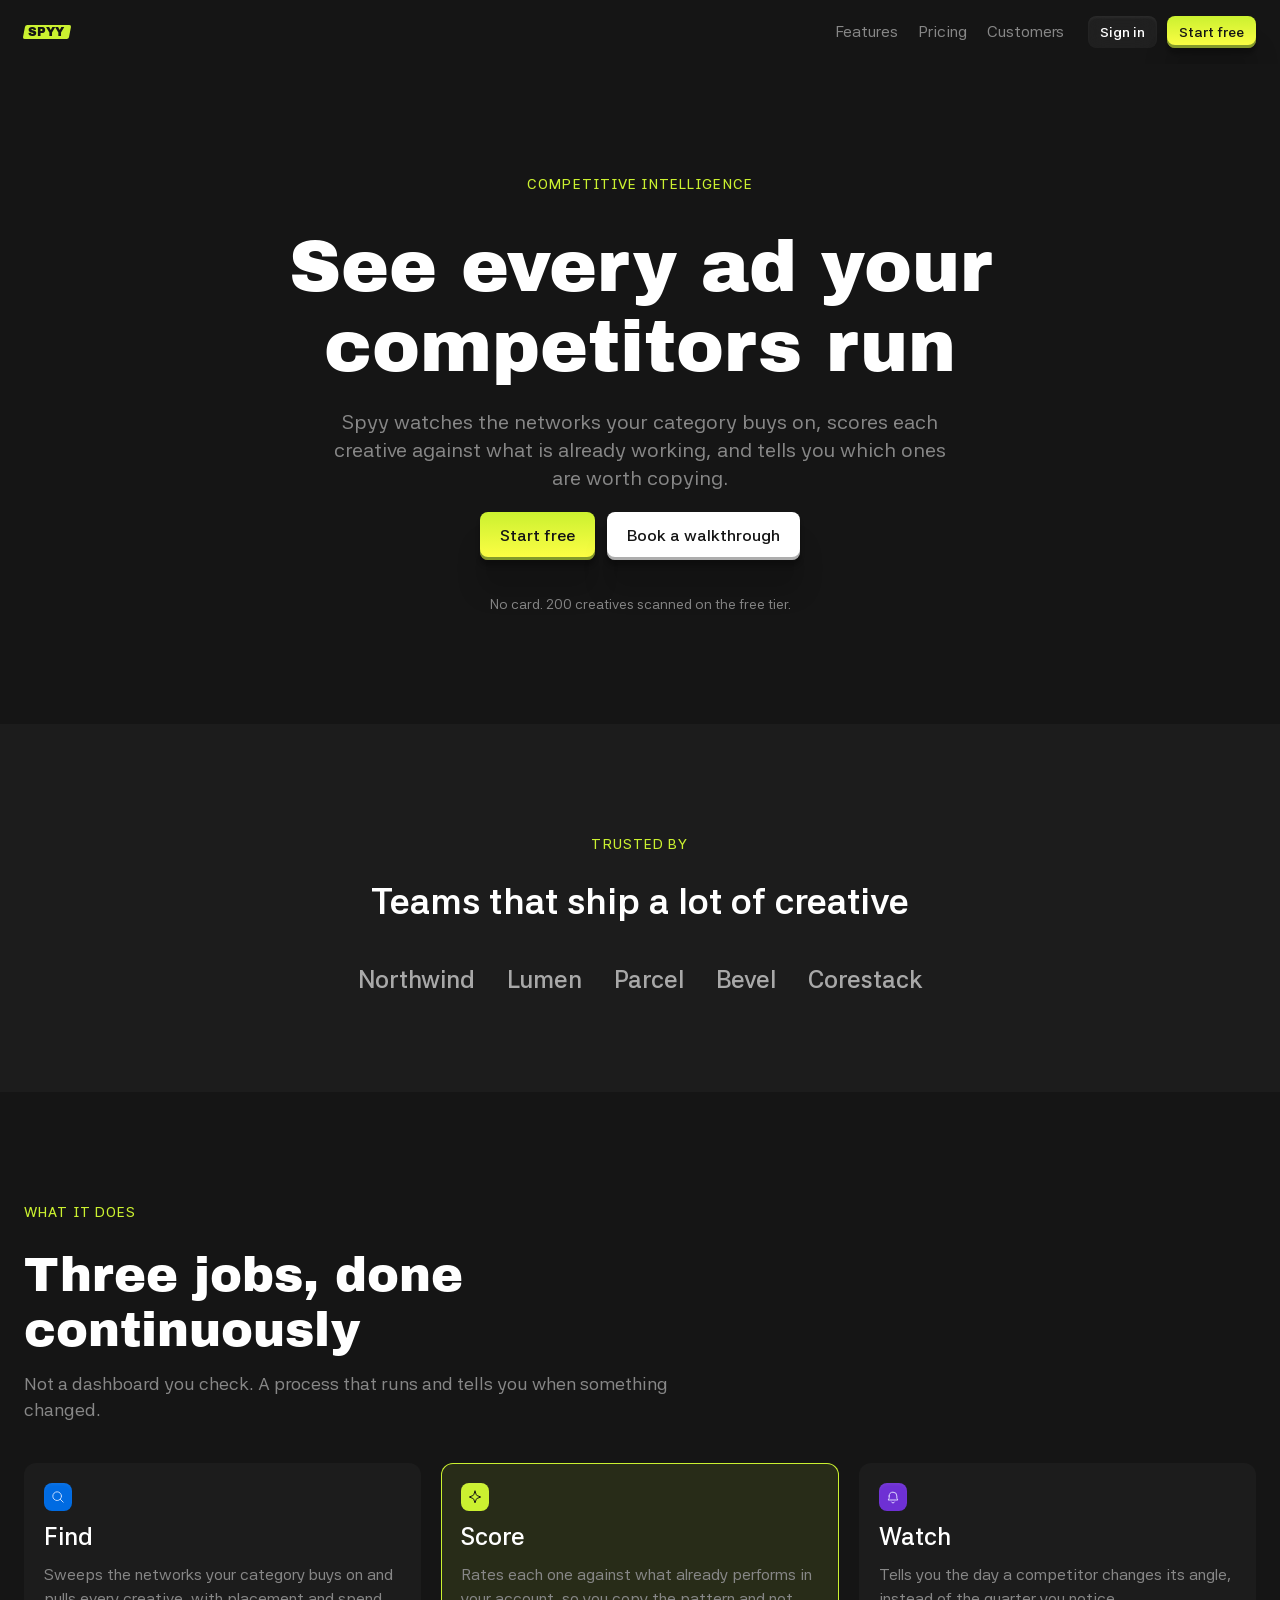
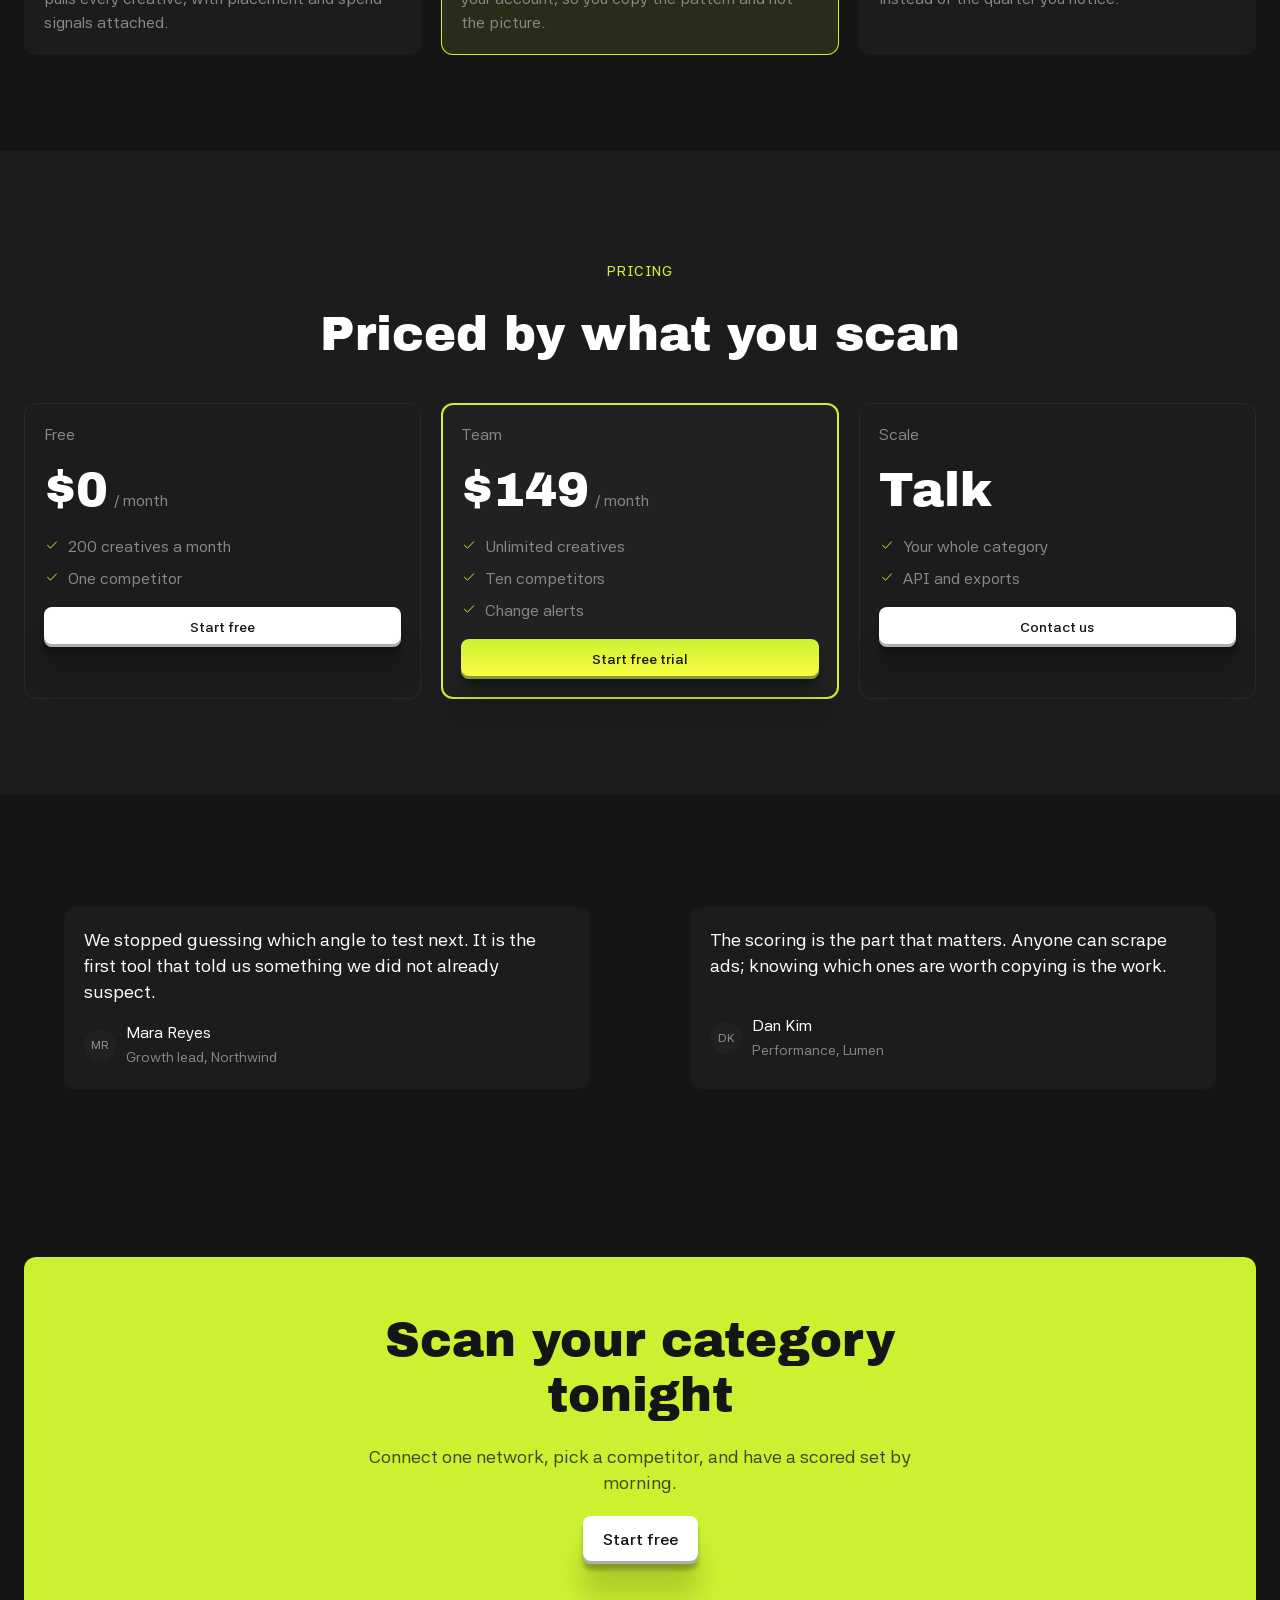
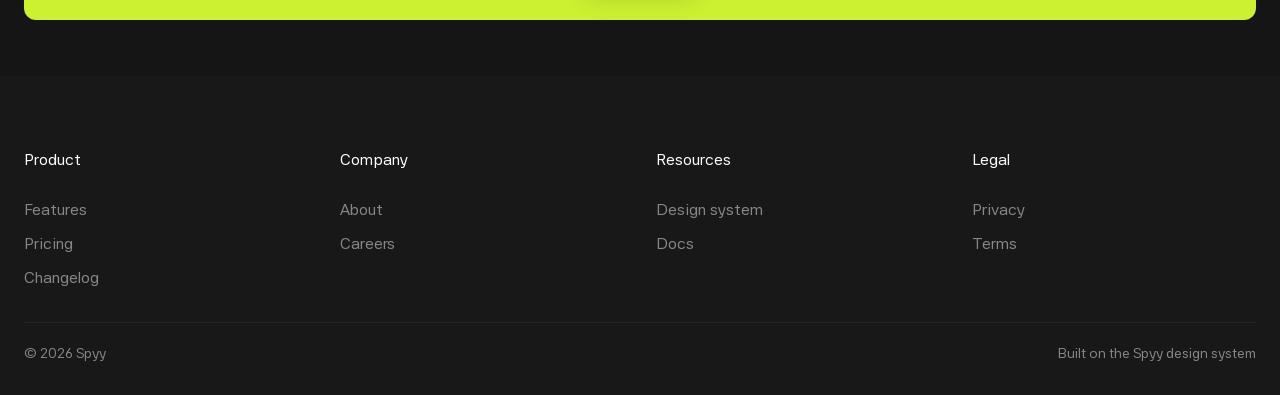
<file: landing.html>
<!doctype html>
<html lang="en" data-theme="dark">
<head>
<meta charset="utf-8">
<meta name="viewport" content="width=device-width, initial-scale=1">
<title>Landing · Spyy Design System</title>
<meta name="description" content="The marketing surface, built only from the landing layer — section, hero, feature, plan, quote, CTA, nav and footer.">
<script>
/* The saved theme has to be on <html> before the first paint. shell.js runs at
   the end of <body>, so every page painted dark — the attribute below — and
   then flipped, which reads as a white/black flash on every navigation. This is
   the one script that has to be inline and in the head. */
try { var t = localStorage.getItem('spyy-theme');
      if (t === 'light' || t === 'dark') document.documentElement.setAttribute('data-theme', t); } catch (e) {}
</script>
<link rel="preconnect" href="https://fonts.googleapis.com">
<link rel="preconnect" href="https://fonts.gstatic.com" crossorigin>
<link href="https://fonts.googleapis.com/css2?family=Archivo+Black&family=Asta+Sans:wght@400;500;600;700;800;900&family=DM+Mono:wght@400;500&display=swap" rel="stylesheet">
<link rel="stylesheet" href="tokens.css">
<link rel="stylesheet" href="components.css">
<link rel="stylesheet" href="landing.css">
</head>
<body>

<header class="spy-container">
  <nav class="spy-mnav">
    <div class="spy-mnav-brand">
      <span class="spy-badge" data-variant="lime"><span class="spy-badge-surface"><span class="spy-badge-text">Spyy</span></span></span>
    </div>
    <div class="spy-mnav-links spy-body-s">
      <a class="spy-mnav-link" href="#features">Features</a>
      <a class="spy-mnav-link" href="#pricing">Pricing</a>
      <a class="spy-mnav-link" href="#proof">Customers</a>
    </div>
    <div class="spy-mnav-actions">
      <button class="spy-btn" data-variant="landing-ghost" data-size="sm">Sign in</button>
      <button class="spy-btn" data-variant="landing-primary" data-size="sm">Start free</button>
    </div>
  </nav>
</header>

<section class="spy-section spy-hero" data-align="center">
  <div class="spy-container">
    <div class="spy-hero-inner">
      <p class="spy-section-eyebrow">Competitive intelligence</p>
      <h1 class="spy-hero-title spy-h1">See every ad your competitors run</h1>
      <p class="spy-hero-lede spy-body-l">Spyy watches the networks your category buys on, scores each creative
        against what is already working, and tells you which ones are worth copying.</p>
      <div class="spy-hero-actions">
        <button class="spy-btn" data-variant="landing-primary" data-size="lg">Start free</button>
        <button class="spy-btn" data-variant="landing-secondary" data-size="lg">Book a walkthrough</button>
      </div>
      <p class="spy-hero-note spy-caption-l">No card. 200 creatives scanned on the free tier.</p>
    </div>
  </div>
</section>

<section class="spy-section" data-tone="tinted" id="proof">
  <div class="spy-container">
    <div class="spy-section-head" data-align="center">
      <p class="spy-section-eyebrow">Trusted by</p>
      <h2 class="spy-section-title spy-h4">Teams that ship a lot of creative</h2>
    </div>
    <div class="spy-logos" style="justify-content:center">
      <span class="spy-h6">Northwind</span><span class="spy-h6">Lumen</span>
      <span class="spy-h6">Parcel</span><span class="spy-h6">Bevel</span><span class="spy-h6">Corestack</span>
    </div>
  </div>
</section>

<section class="spy-section" id="features">
  <div class="spy-container">
    <div class="spy-section-head">
      <p class="spy-section-eyebrow">What it does</p>
      <h2 class="spy-section-title spy-h3">Three jobs, done continuously</h2>
      <p class="spy-section-lede spy-body-m">Not a dashboard you check. A process that runs and tells you when
        something changed.</p>
    </div>
    <div class="spy-grid" data-cols="3">
      <article class="spy-feature">
        <span class="spy-icon-tile" data-tone="blue"><svg class="spy-icon"><use href="#i-search"/></svg></span>
        <h3 class="spy-feature-title spy-h6">Find</h3>
        <p class="spy-feature-body spy-body-s">Sweeps the networks your category buys on and pulls every creative,
          with placement and spend signals attached.</p>
      </article>
      <article class="spy-feature" data-highlighted>
        <span class="spy-icon-tile" data-tone="brand"><svg class="spy-icon"><use href="#i-sparkle"/></svg></span>
        <h3 class="spy-feature-title spy-h6">Score</h3>
        <p class="spy-feature-body spy-body-s">Rates each one against what already performs in your account, so
          you copy the pattern and not the picture.</p>
      </article>
      <article class="spy-feature">
        <span class="spy-icon-tile" data-tone="purple"><svg class="spy-icon"><use href="#i-bell"/></svg></span>
        <h3 class="spy-feature-title spy-h6">Watch</h3>
        <p class="spy-feature-body spy-body-s">Tells you the day a competitor changes its angle, instead of the
          quarter you notice.</p>
      </article>
    </div>
  </div>
</section>

<section class="spy-section" data-tone="tinted" id="pricing">
  <div class="spy-container">
    <div class="spy-section-head" data-align="center">
      <p class="spy-section-eyebrow">Pricing</p>
      <h2 class="spy-section-title spy-h3">Priced by what you scan</h2>
    </div>
    <div class="spy-grid" data-cols="3">
      <article class="spy-plan">
        <p class="spy-plan-name spy-body-s">Free</p>
        <div class="spy-plan-price"><h3 class="spy-plan-amount spy-h3">$0</h3><span class="spy-plan-period spy-body-s">/ month</span></div>
        <ul class="spy-plan-list spy-body-s">
          <li><svg class="spy-icon" data-size="sm"><use href="#i-check"/></svg>200 creatives a month</li>
          <li><svg class="spy-icon" data-size="sm"><use href="#i-check"/></svg>One competitor</li>
        </ul>
        <button class="spy-btn" data-variant="landing-secondary" data-size="md">Start free</button>
      </article>
      <article class="spy-plan" data-featured>
        <p class="spy-plan-name spy-body-s">Team</p>
        <div class="spy-plan-price"><h3 class="spy-plan-amount spy-h3">$149</h3><span class="spy-plan-period spy-body-s">/ month</span></div>
        <ul class="spy-plan-list spy-body-s">
          <li><svg class="spy-icon" data-size="sm"><use href="#i-check"/></svg>Unlimited creatives</li>
          <li><svg class="spy-icon" data-size="sm"><use href="#i-check"/></svg>Ten competitors</li>
          <li><svg class="spy-icon" data-size="sm"><use href="#i-check"/></svg>Change alerts</li>
        </ul>
        <button class="spy-btn" data-variant="landing-primary" data-size="md">Start free trial</button>
      </article>
      <article class="spy-plan">
        <p class="spy-plan-name spy-body-s">Scale</p>
        <div class="spy-plan-price"><h3 class="spy-plan-amount spy-h3">Talk</h3></div>
        <ul class="spy-plan-list spy-body-s">
          <li><svg class="spy-icon" data-size="sm"><use href="#i-check"/></svg>Your whole category</li>
          <li><svg class="spy-icon" data-size="sm"><use href="#i-check"/></svg>API and exports</li>
        </ul>
        <button class="spy-btn" data-variant="landing-secondary" data-size="md">Contact us</button>
      </article>
    </div>
  </div>
</section>

<section class="spy-section">
  <div class="spy-container">
    <div class="spy-grid" data-cols="2">
      <blockquote class="spy-quote">
        <p class="spy-quote-body spy-body-m">We stopped guessing which angle to test next. It is the first tool
          that told us something we did not already suspect.</p>
        <footer class="spy-quote-by">
          <span class="spy-avatar" data-size="lg">MR</span>
          <span><span class="spy-quote-name spy-body-s">Mara Reyes</span><br>
          <span class="spy-quote-role spy-caption-l">Growth lead, Northwind</span></span>
        </footer>
      </blockquote>
      <blockquote class="spy-quote">
        <p class="spy-quote-body spy-body-m">The scoring is the part that matters. Anyone can scrape ads; knowing
          which ones are worth copying is the work.</p>
        <footer class="spy-quote-by">
          <span class="spy-avatar" data-size="lg">DK</span>
          <span><span class="spy-quote-name spy-body-s">Dan Kim</span><br>
          <span class="spy-quote-role spy-caption-l">Performance, Lumen</span></span>
        </footer>
      </blockquote>
    </div>
  </div>
</section>

<section class="spy-section" data-density="compact">
  <div class="spy-container">
    <div class="spy-cta" data-tone="brand">
      <h2 class="spy-cta-title spy-h3">Scan your category tonight</h2>
      <p class="spy-cta-lede spy-body-m">Connect one network, pick a competitor, and have a scored set by morning.</p>
      <div class="spy-cta-actions">
        <button class="spy-btn" data-variant="landing-secondary" data-size="lg">Start free</button>
      </div>
    </div>
  </div>
</section>

<footer class="spy-footer">
  <div class="spy-container">
    <div class="spy-footer-cols spy-body-s">
      <div class="spy-footer-col">
        <p class="spy-footer-title spy-body-s">Product</p>
        <a class="spy-footer-link" href="#features">Features</a>
        <a class="spy-footer-link" href="#pricing">Pricing</a>
        <a class="spy-footer-link" href="#">Changelog</a>
      </div>
      <div class="spy-footer-col">
        <p class="spy-footer-title spy-body-s">Company</p>
        <a class="spy-footer-link" href="#">About</a>
        <a class="spy-footer-link" href="#">Careers</a>
      </div>
      <div class="spy-footer-col">
        <p class="spy-footer-title spy-body-s">Resources</p>
        <a class="spy-footer-link" href="components.html">Design system</a>
        <a class="spy-footer-link" href="#">Docs</a>
      </div>
      <div class="spy-footer-col">
        <p class="spy-footer-title spy-body-s">Legal</p>
        <a class="spy-footer-link" href="#">Privacy</a>
        <a class="spy-footer-link" href="#">Terms</a>
      </div>
    </div>
    <div class="spy-footer-legal spy-caption-l">
      <span>© 2026 Spyy</span>
      <span>Built on the Spyy design system</span>
    </div>
  </div>
</footer>

<script src="icons.js"></script>
</body>
</html>
</file>
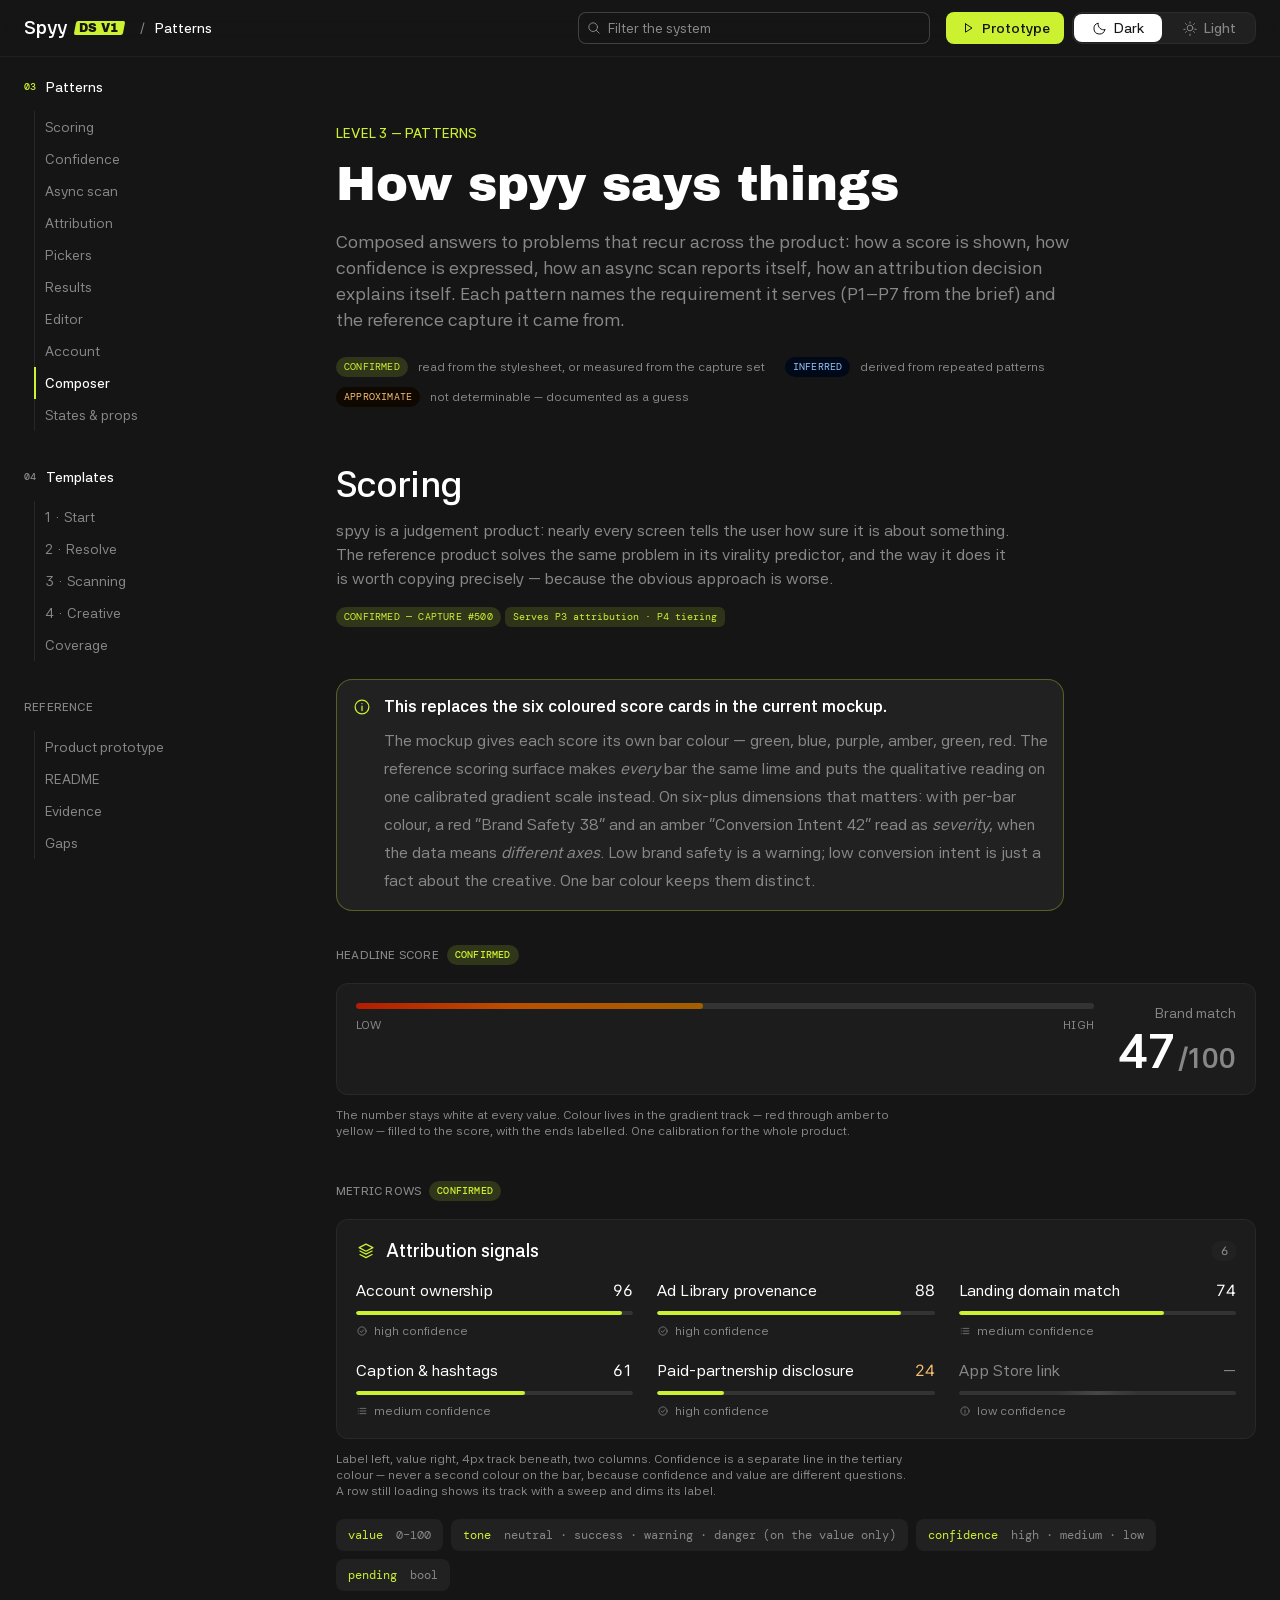
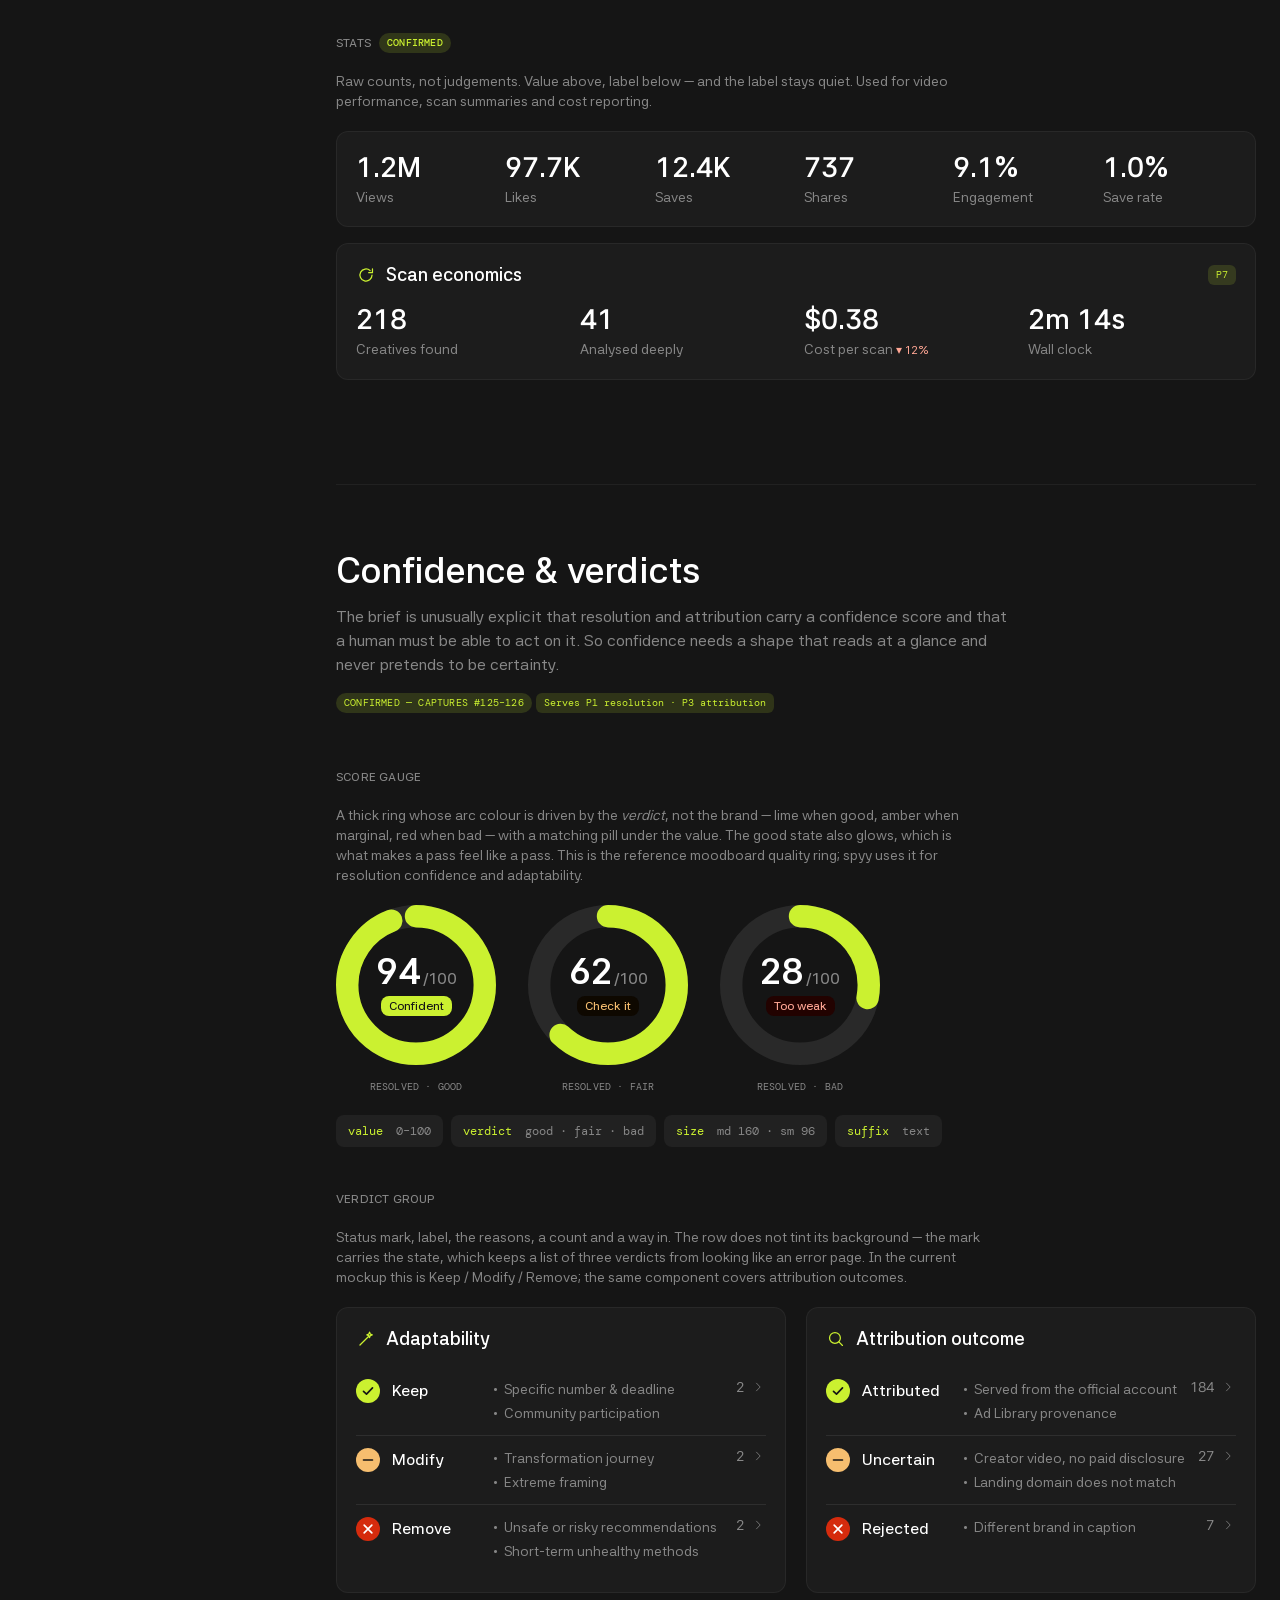
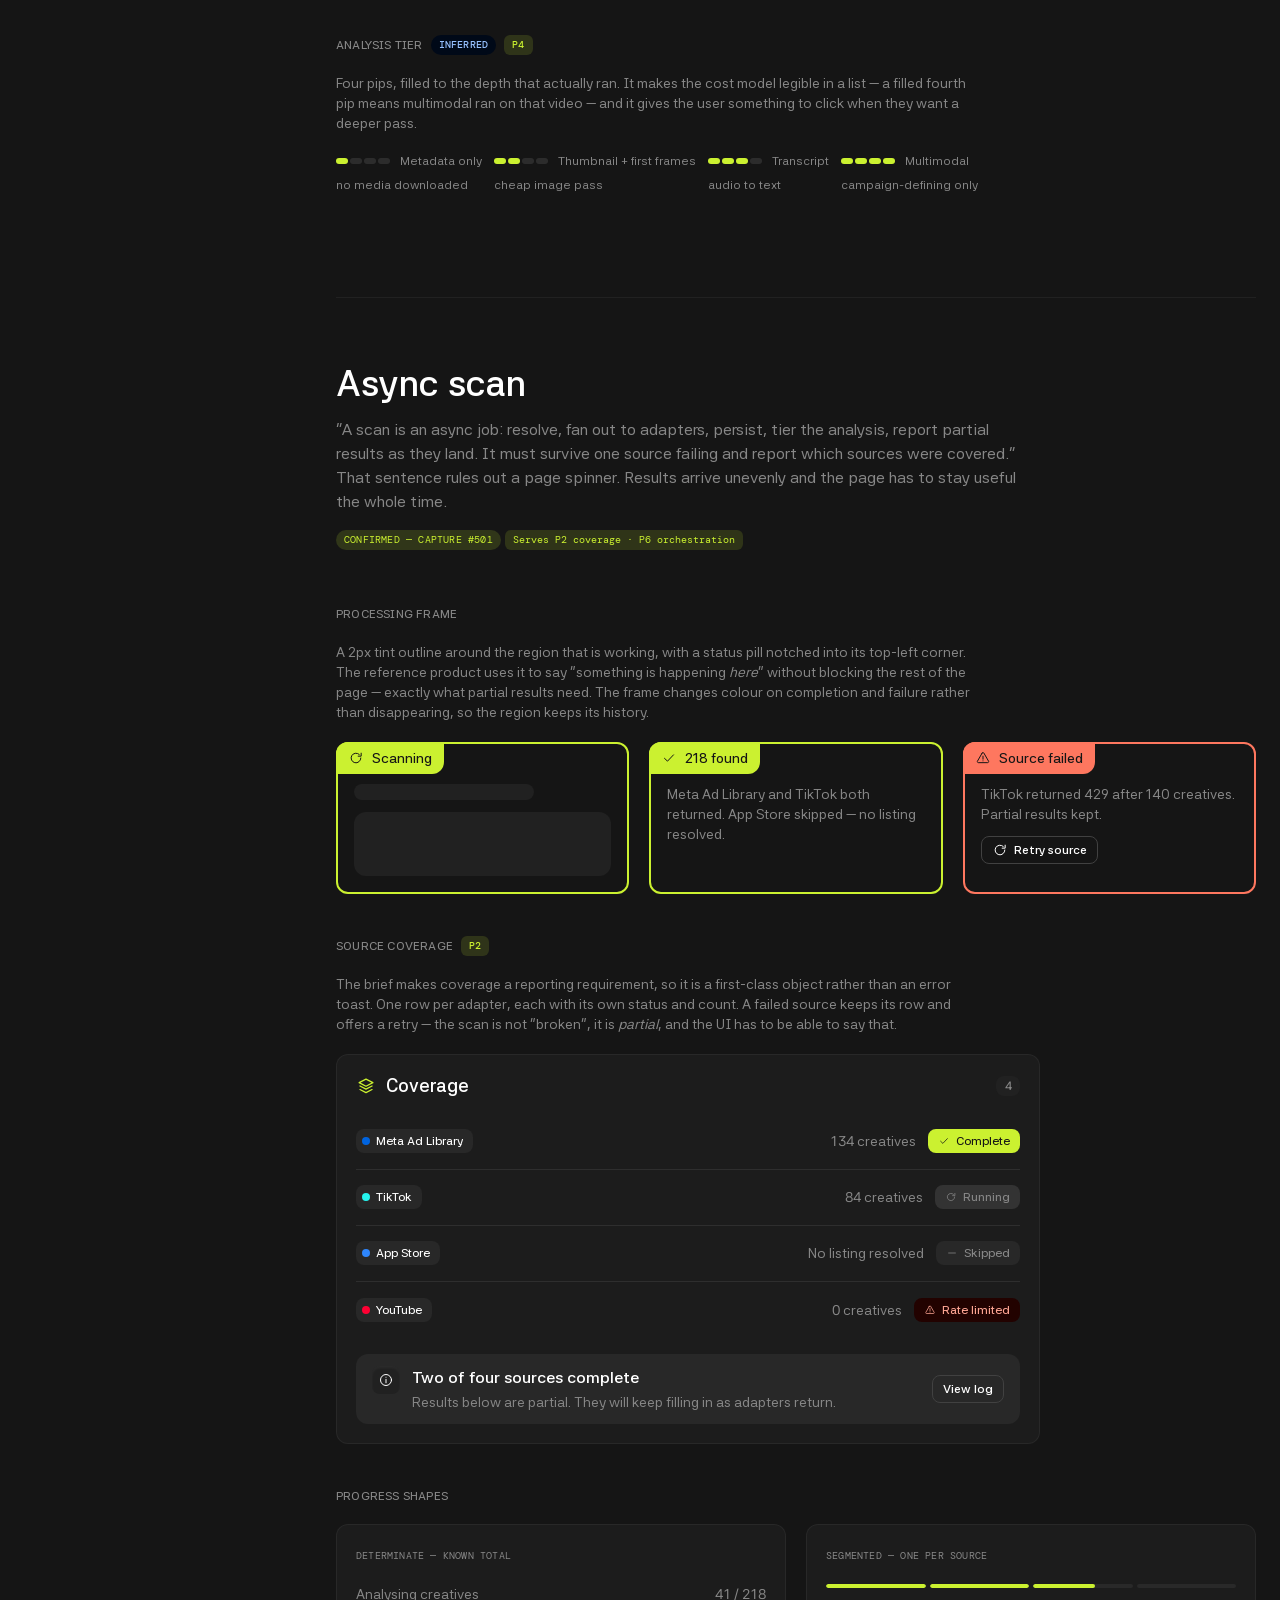
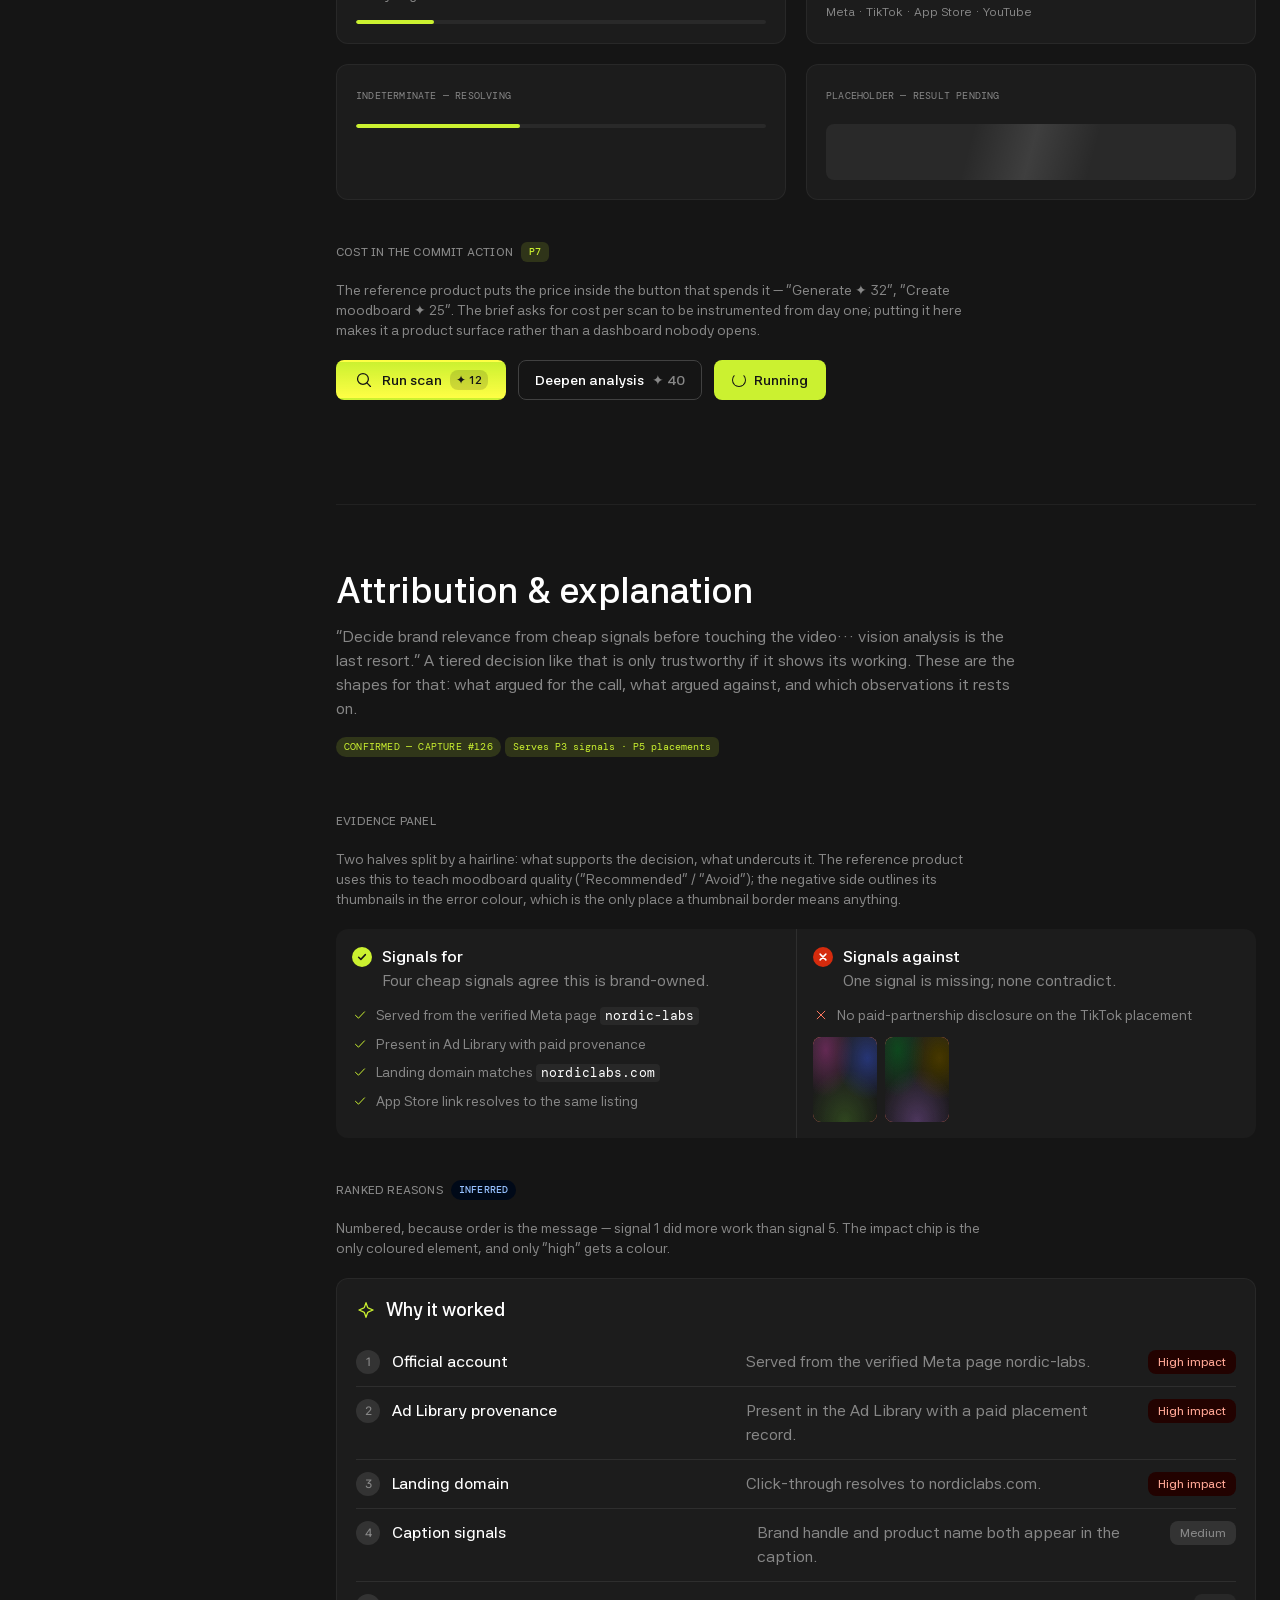
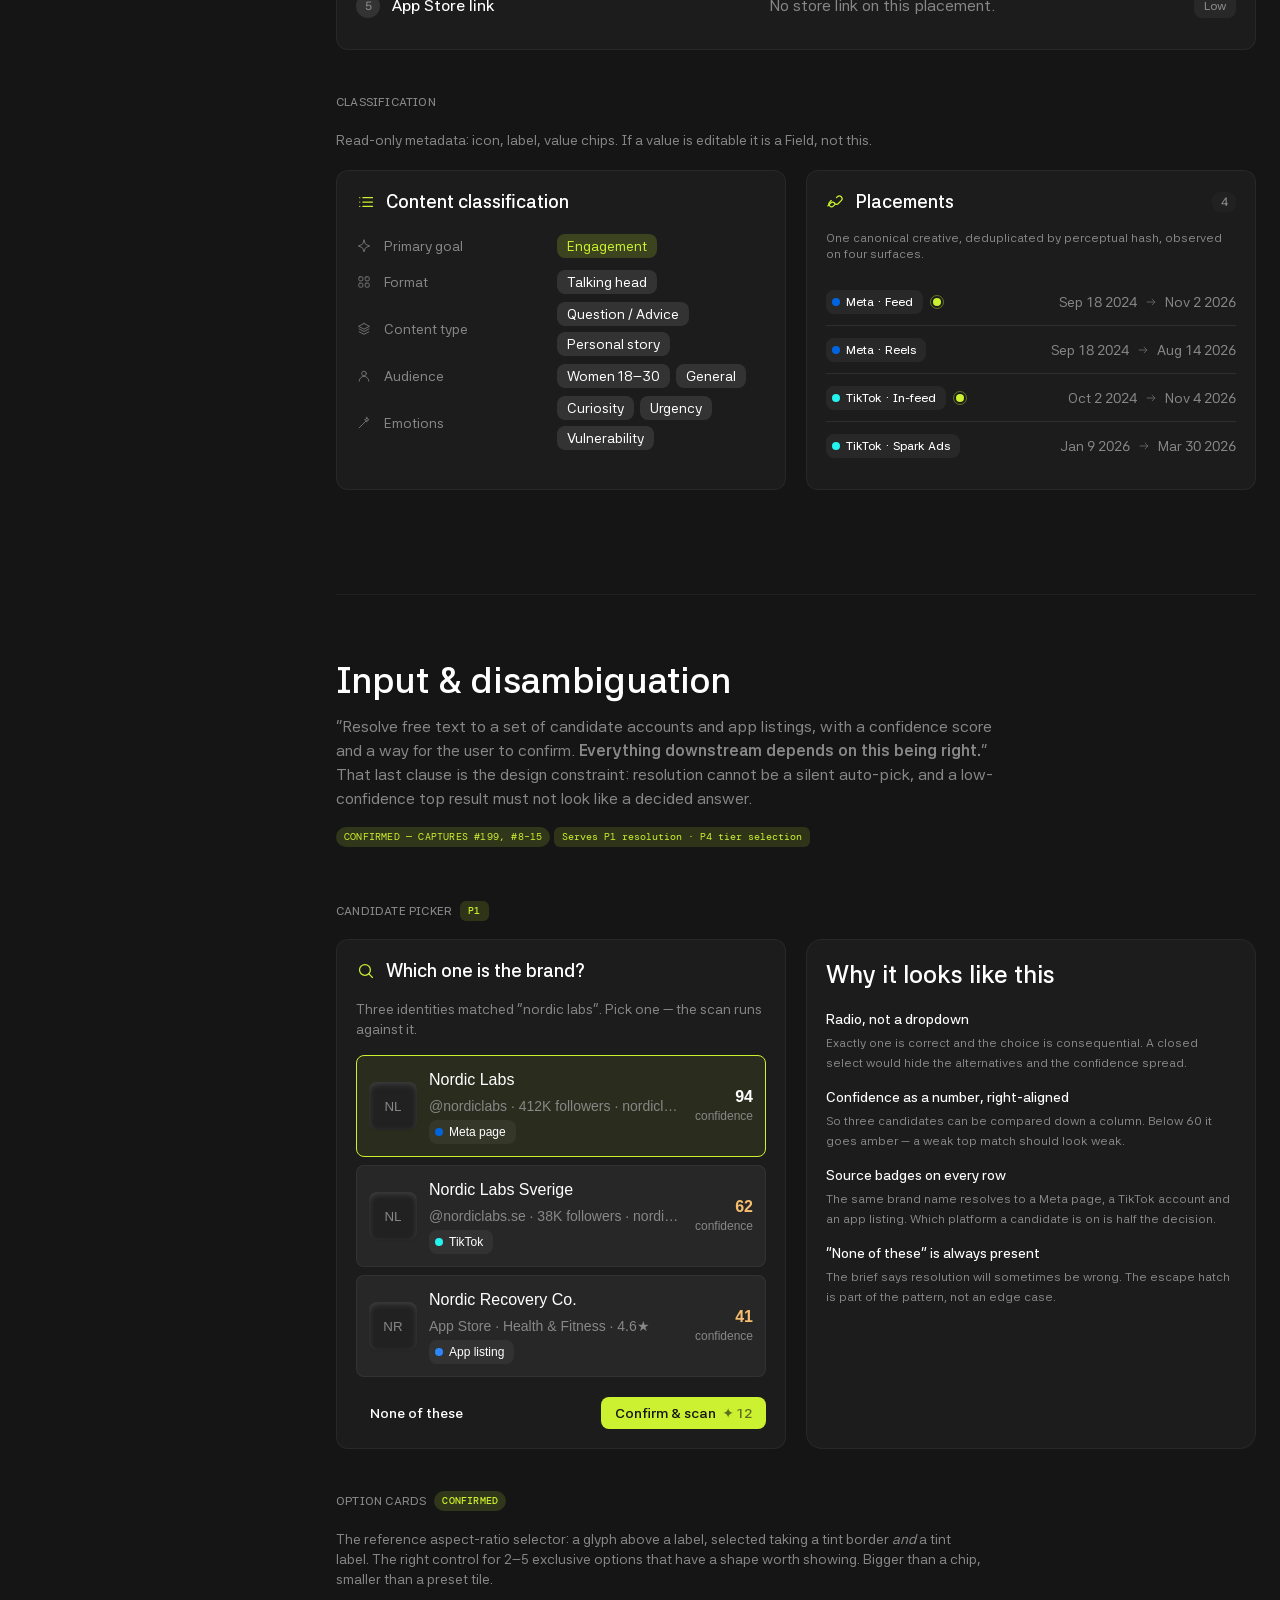
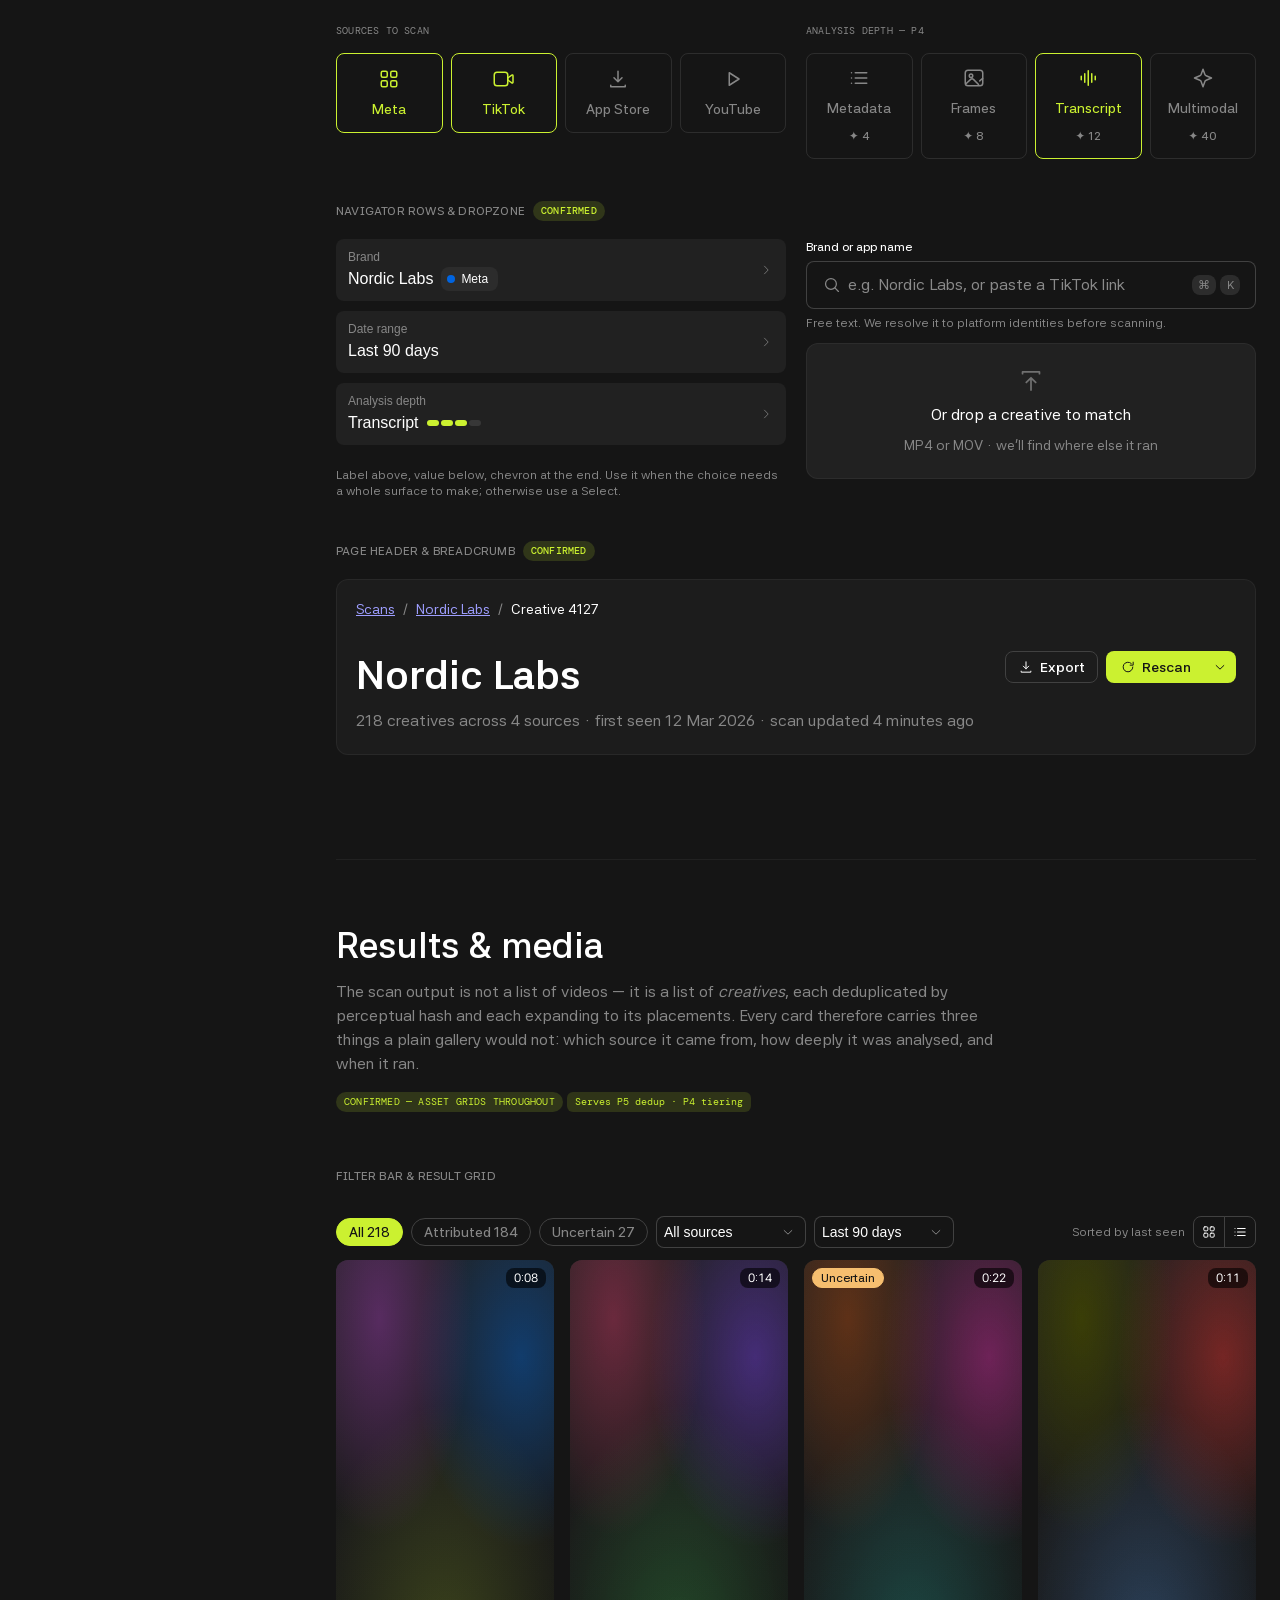
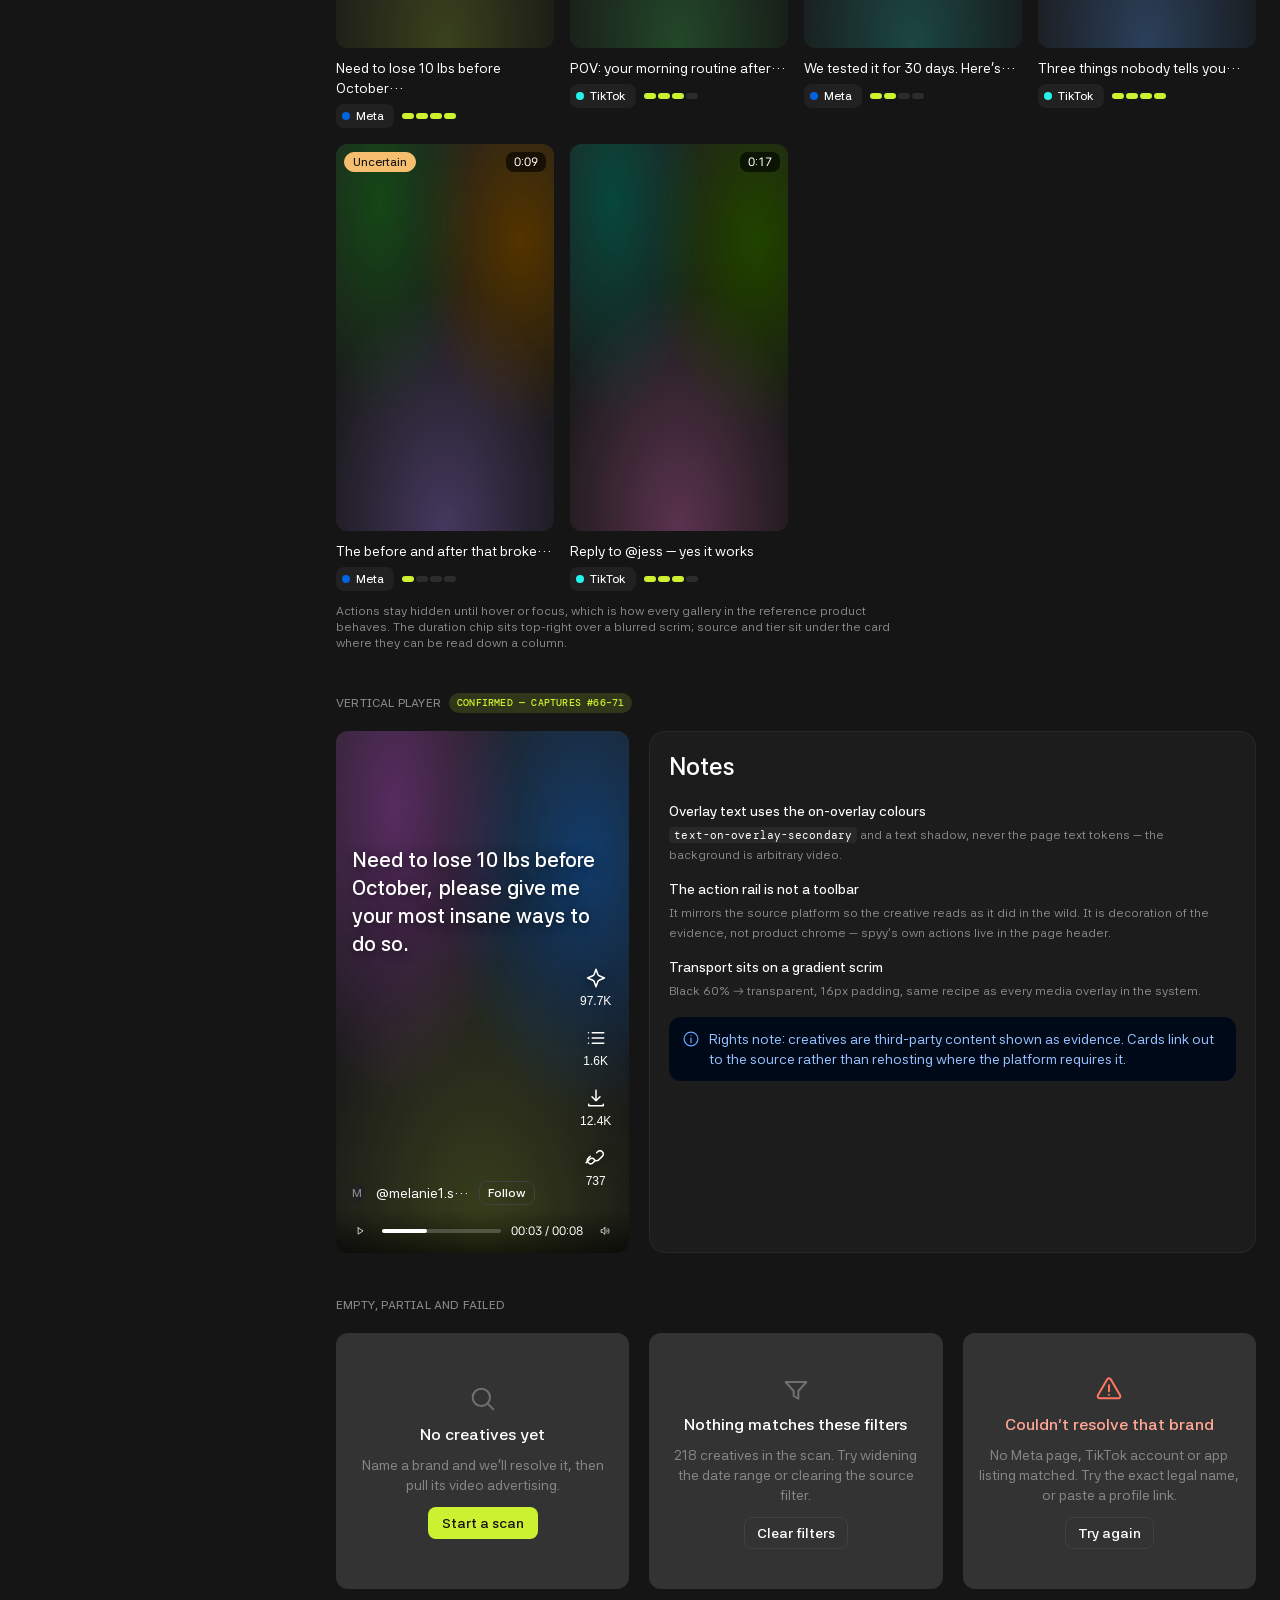
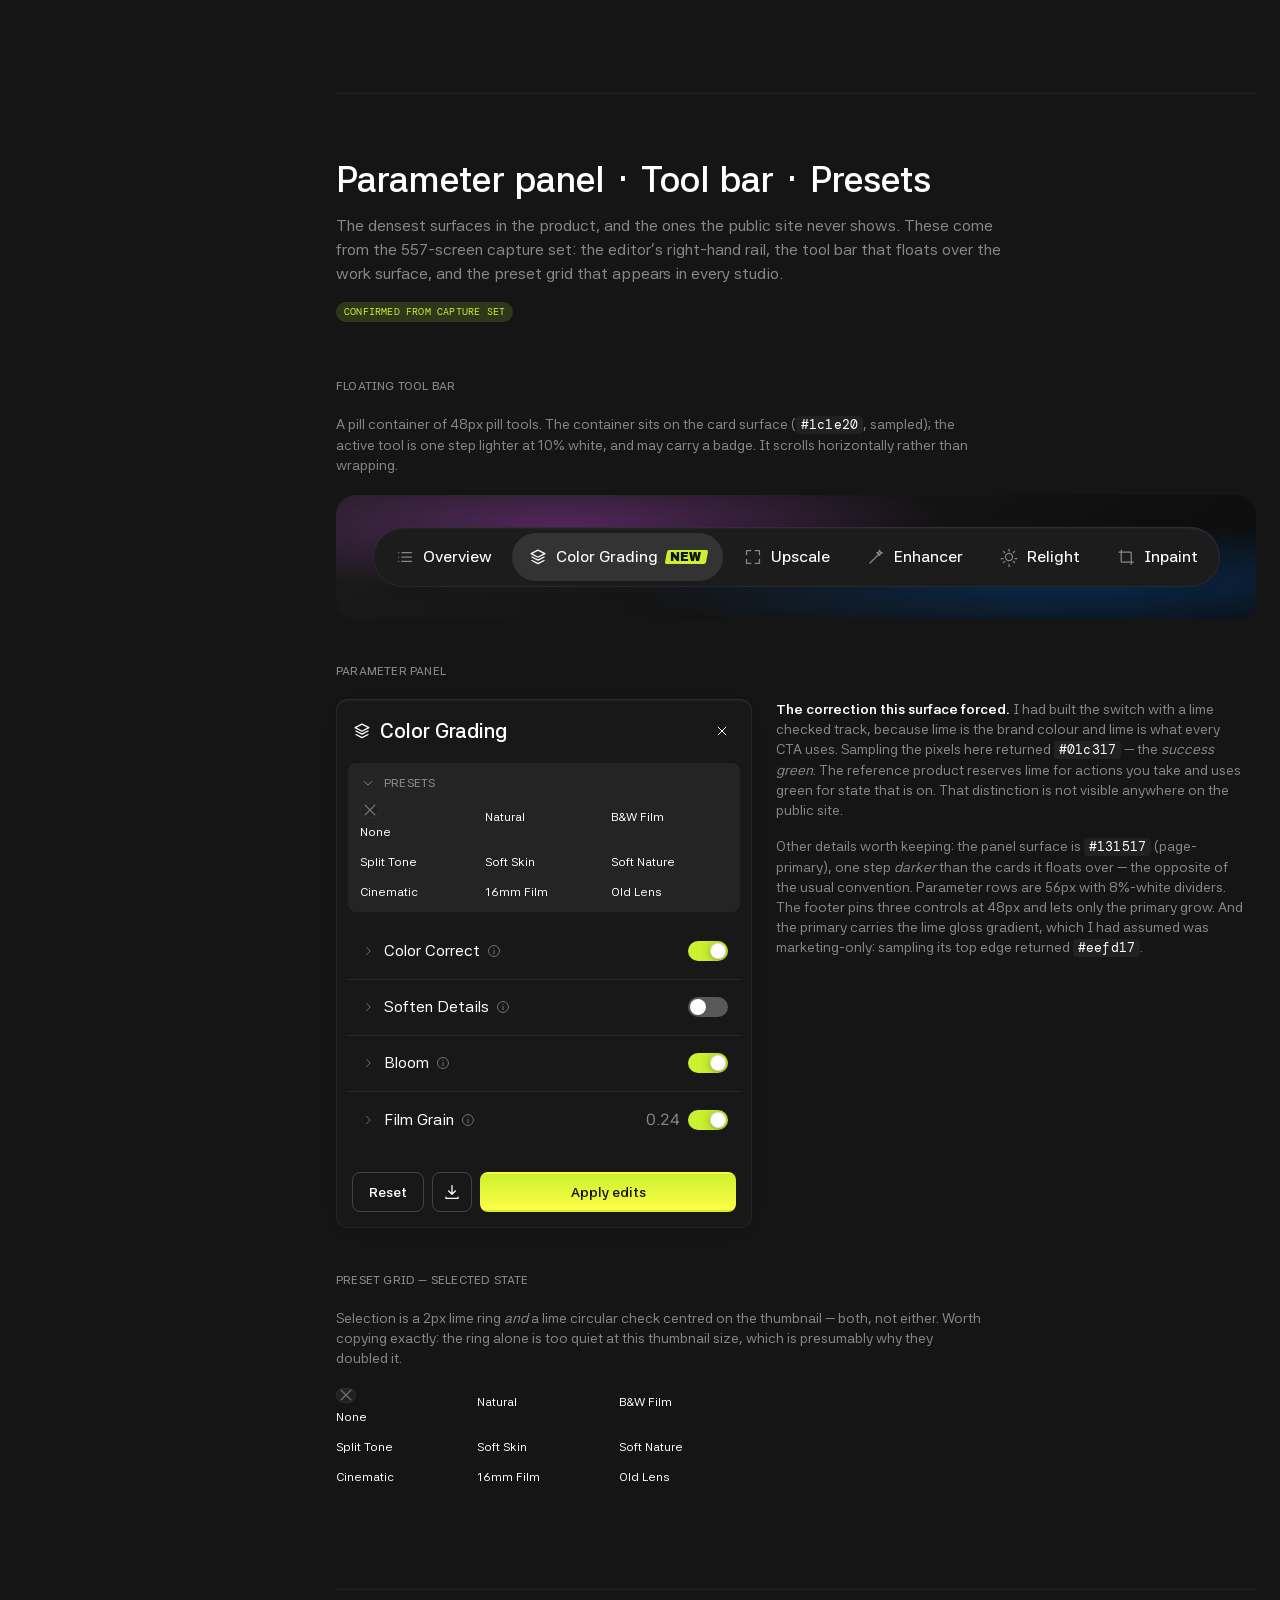
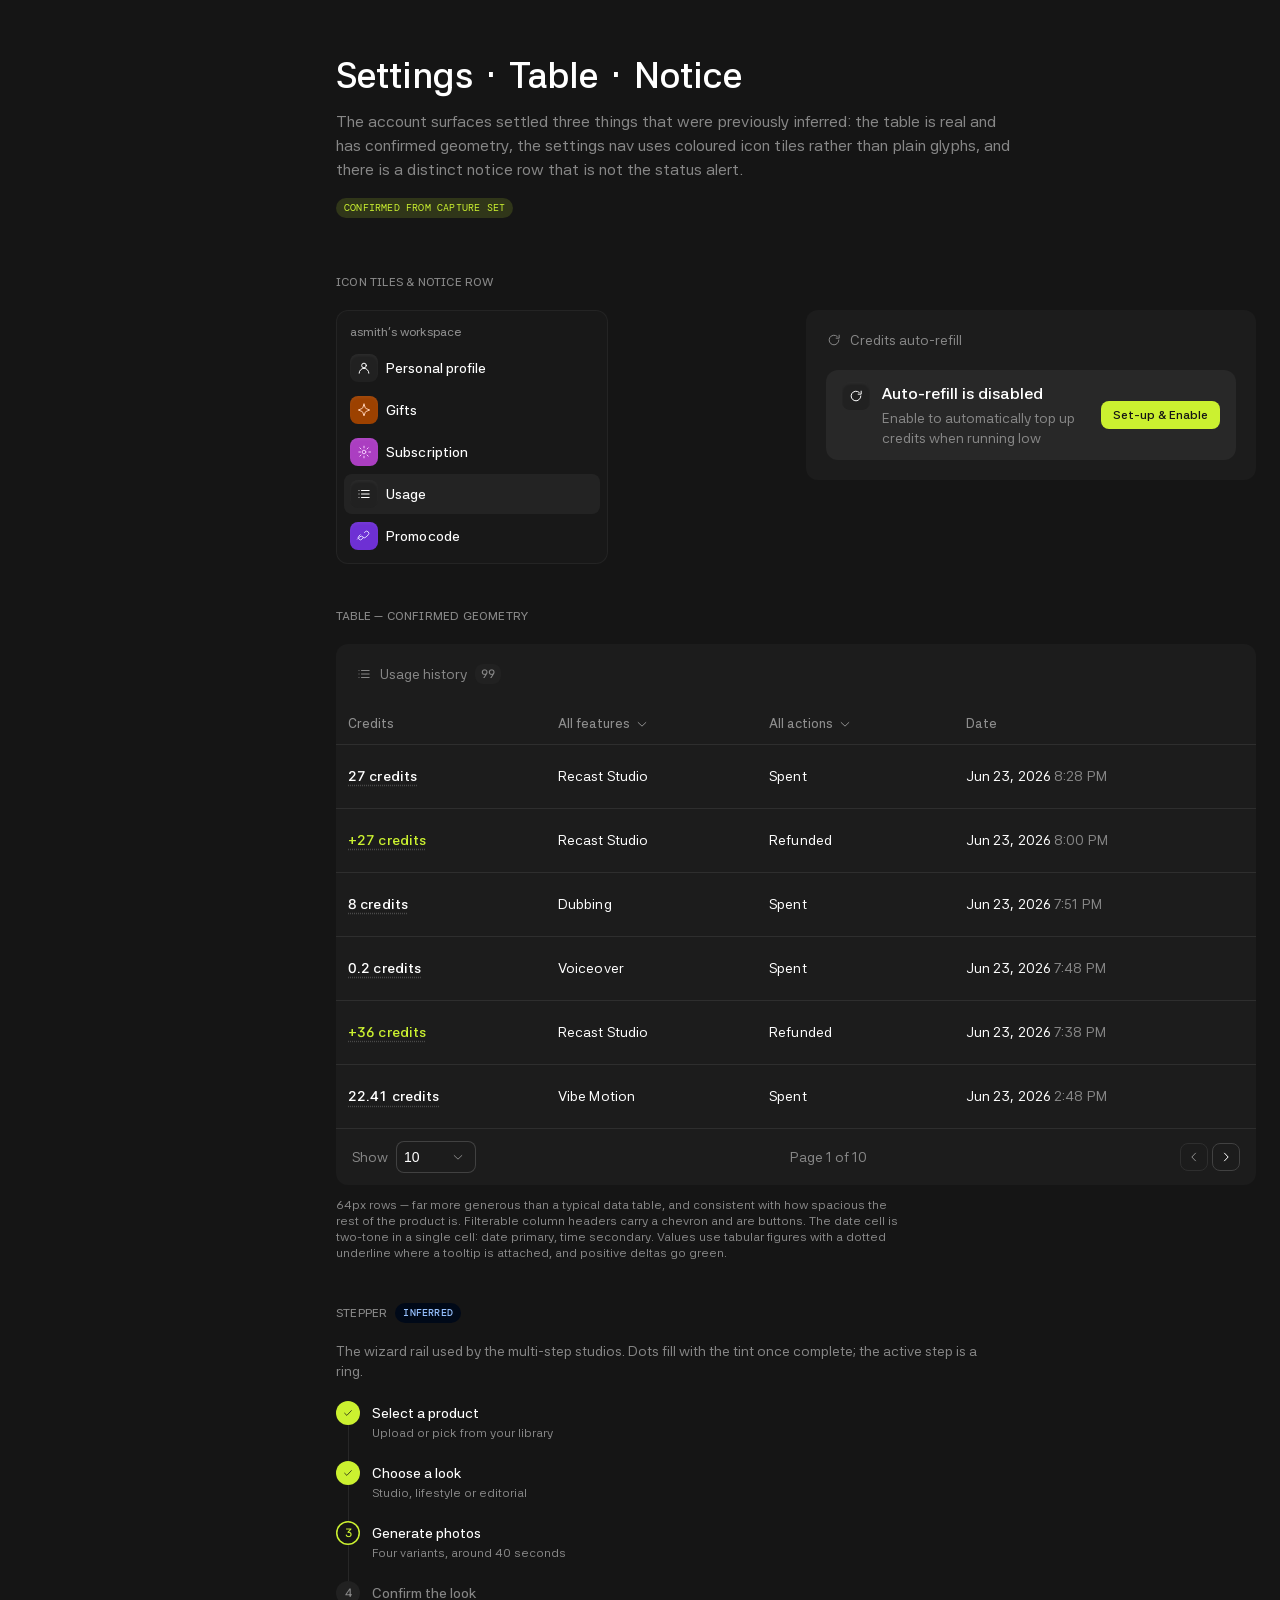
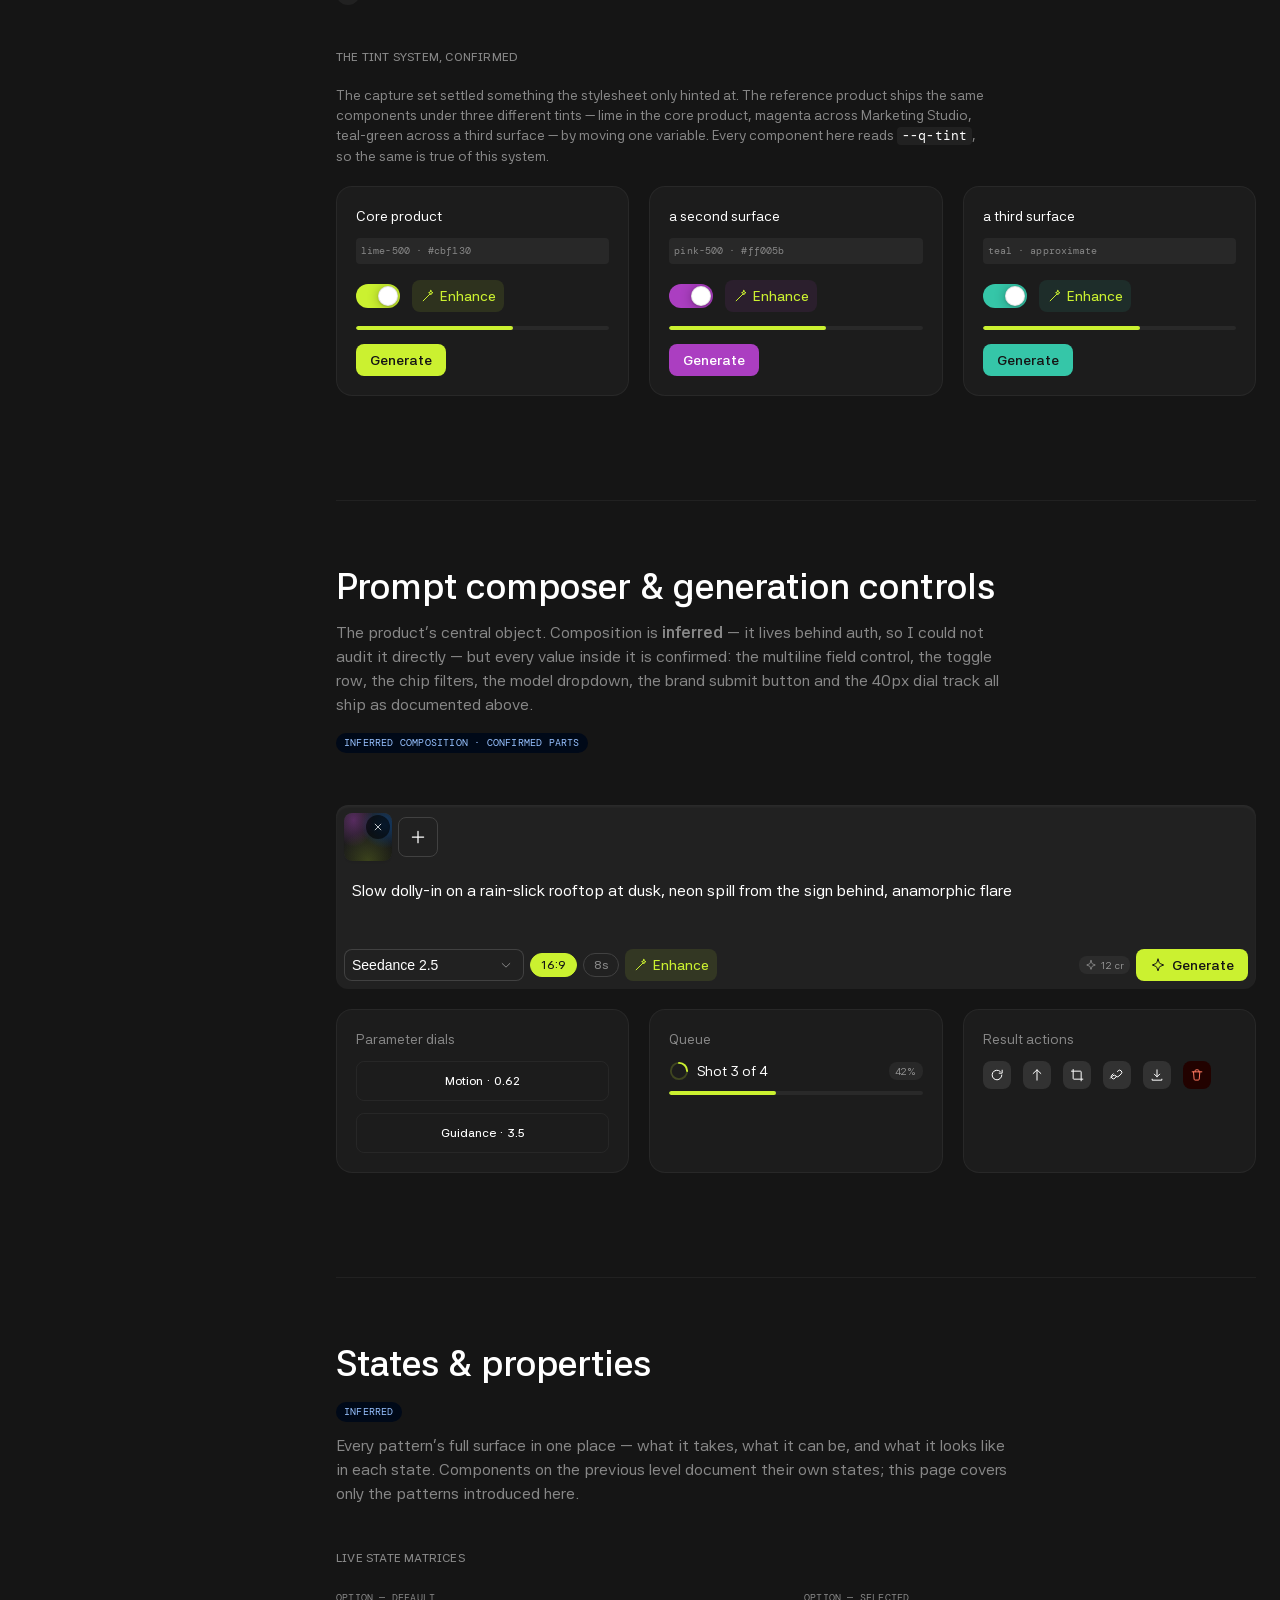
<file: patterns.html>
<!doctype html>
<html lang="en" data-theme="dark">
<head>
<meta charset="utf-8">
<meta name="viewport" content="width=device-width, initial-scale=1">
<title>Patterns · Spyy Design System</title>
<meta name="description" content="Composed product patterns: scoring, confidence, async scans, attribution evidence, pickers, results.">
<script>
/* The saved theme has to be on <html> before the first paint. shell.js runs at
   the end of <body>, so every page painted dark — the attribute below — and
   then flipped, which reads as a white/black flash on every navigation. This is
   the one script that has to be inline and in the head. */
try { var t = localStorage.getItem('spyy-theme');
      if (t === 'light' || t === 'dark') document.documentElement.setAttribute('data-theme', t); } catch (e) {}
</script>
<link rel="preconnect" href="https://fonts.googleapis.com">
<link rel="preconnect" href="https://fonts.gstatic.com" crossorigin>
<link href="https://fonts.googleapis.com/css2?family=Archivo+Black&family=Asta+Sans:wght@400;500;600;700;800;900&family=DM+Mono:wght@400;500&display=swap" rel="stylesheet">
<link rel="stylesheet" href="tokens.css">
<link rel="stylesheet" href="components.css">
<link rel="stylesheet" href="patterns.css">
<link rel="stylesheet" href="docs.css">
</head>
<body>

<div class="spy-container doc-lede">
  <p class="doc-eyebrow">Level 3 — Patterns</p>
  <h1 class="spy-h3">How spyy says things</h1>
  <p class="spy-body-m spy-text-secondary doc-lede-text">Composed answers to problems that recur across the product: how a score is shown, how confidence is expressed, how an async scan reports itself, how an attribution decision explains itself. Each pattern names the requirement it serves (P1–P7 from the brief) and the reference capture it came from.</p>
  <div class="doc-legend">
    <span class="doc-legend-item"><span class="doc-ev" data-ev="c">Confirmed</span> <span class="spy-caption-m spy-text-secondary">read from the stylesheet, or measured from the capture set</span></span>
    <span class="doc-legend-item"><span class="doc-ev" data-ev="i">Inferred</span> <span class="spy-caption-m spy-text-secondary">derived from repeated patterns</span></span>
    <span class="doc-legend-item"><span class="doc-ev" data-ev="a">Approximate</span> <span class="spy-caption-m spy-text-secondary">not determinable — documented as a guess</span></span>
  </div>
</div>


<main class="spy-container doc-main">
<section class="doc-section" id="scoring" data-nav="Scoring">
  <header class="doc-section-head">
    <h2 class="spy-h5">Scoring</h2>
    <p class="spy-body-s spy-text-secondary">
      spyy is a judgement product: nearly every screen tells the user how sure it is about something.
      The reference product solves the same problem in its virality predictor, and the way it does it is worth
      copying precisely — because the obvious approach is worse.
    </p>
    <span class="doc-ev" data-ev="c">Confirmed — capture #500</span>
    <span class="doc-serves">Serves P3 attribution · P4 tiering</span>
  </header>

  <div class="doc-callout" data-tone="change">
    <svg class="spy-icon"><use href="#i-info"/></svg>
    <div>
      <strong>This replaces the six coloured score cards in the current mockup.</strong>
      <p>The mockup gives each score its own bar colour — green, blue, purple, amber, green, red.
      The reference scoring surface makes <em>every</em> bar the same lime and puts the qualitative
      reading on one calibrated gradient scale instead. On six-plus dimensions that matters: with
      per-bar colour, a red “Brand Safety 38” and an amber “Conversion Intent 42” read as
      <em>severity</em>, when the data means <em>different axes</em>. Low brand safety is a warning;
      low conversion intent is just a fact about the creative. One bar colour keeps them distinct.</p>
    </div>
  </div>

  <div class="doc-demo">
    <h3 class="doc-demo-title">Headline score <span class="doc-ev" data-ev="c">Confirmed</span></h3>
    <div class="spy-section-card">
      <div class="spy-headline-score">
        <div class="spy-score-scale">
          <div class="spy-score-scale-track"><div class="spy-score-scale-fill" style="width:47%"></div></div>
          <div class="spy-score-scale-ends"><span>Low</span><span>High</span></div>
        </div>
        <div class="spy-score-value">
          <span class="spy-score-value-label">Brand match</span>
          <span class="spy-score-value-number">47<small>/100</small></span>
        </div>
      </div>
    </div>
    <p class="spy-caption-m spy-text-secondary doc-note">
      The number stays white at every value. Colour lives in the gradient track — red through amber to
      yellow — filled to the score, with the ends labelled. One calibration for the whole product.
    </p>
  </div>

  <div class="doc-demo">
    <h3 class="doc-demo-title">Metric rows <span class="doc-ev" data-ev="c">Confirmed</span></h3>
    <div class="spy-section-card">
      <div class="spy-section-head">
        <svg class="spy-icon"><use href="#i-layers"/></svg>
        <span class="spy-section-title">Attribution signals</span>
        <span class="spy-count">6</span>
      </div>
      <div class="spy-metrics" id="render-metrics"></div>
    </div>
    <p class="spy-caption-m spy-text-secondary doc-note">
      Label left, value right, 4px track beneath, two columns. Confidence is a separate line in the
      tertiary colour — never a second colour on the bar, because confidence and value are different
      questions. A row still loading shows its track with a sweep and dims its label.
    </p>
    <div class="doc-props">
      <span class="doc-prop"><em>value</em> 0–100</span>
      <span class="doc-prop"><em>tone</em> neutral · success · warning · danger <span class="spy-text-tertiary">(on the value only)</span></span>
      <span class="doc-prop"><em>confidence</em> high · medium · low</span>
      <span class="doc-prop"><em>pending</em> bool</span>
    </div>
  </div>

  <div class="doc-demo">
    <h3 class="doc-demo-title">Stats <span class="doc-ev" data-ev="c">Confirmed</span></h3>
    <p class="spy-caption-l spy-text-secondary doc-note">
      Raw counts, not judgements. Value above, label below — and the label stays quiet. Used for video
      performance, scan summaries and cost reporting.
    </p>
    <div class="spy-section-card">
      <div class="spy-stats">
        <div class="spy-stat"><span class="spy-stat-value">1.2M</span><span class="spy-stat-label">Views</span></div>
        <div class="spy-stat"><span class="spy-stat-value">97.7K</span><span class="spy-stat-label">Likes</span></div>
        <div class="spy-stat"><span class="spy-stat-value">12.4K</span><span class="spy-stat-label">Saves</span></div>
        <div class="spy-stat"><span class="spy-stat-value">737</span><span class="spy-stat-label">Shares</span></div>
        <div class="spy-stat"><span class="spy-stat-value">9.1%</span><span class="spy-stat-label">Engagement</span></div>
        <div class="spy-stat"><span class="spy-stat-value">1.0%</span><span class="spy-stat-label">Save rate</span></div>
      </div>
    </div>
    <div class="spy-section-card" style="margin-top:16px">
      <div class="spy-section-head">
        <svg class="spy-icon"><use href="#i-refresh"/></svg>
        <span class="spy-section-title">Scan economics</span>
        <span class="doc-serves">P7</span>
      </div>
      <div class="spy-stats">
        <div class="spy-stat"><span class="spy-stat-value">218</span><span class="spy-stat-label">Creatives found</span></div>
        <div class="spy-stat"><span class="spy-stat-value">41</span><span class="spy-stat-label">Analysed deeply</span></div>
        <div class="spy-stat"><span class="spy-stat-value">$0.38</span><span class="spy-stat-label">Cost per scan <span class="spy-stat-delta" data-dir="down">▾ 12%</span></span></div>
        <div class="spy-stat"><span class="spy-stat-value">2m 14s</span><span class="spy-stat-label">Wall clock</span></div>
      </div>
    </div>
  </div>
</section>
<section class="doc-section" id="confidence" data-nav="Confidence">
  <header class="doc-section-head">
    <h2 class="spy-h5">Confidence &amp; verdicts</h2>
    <p class="spy-body-s spy-text-secondary">
      The brief is unusually explicit that resolution and attribution carry a confidence score and that
      a human must be able to act on it. So confidence needs a shape that reads at a glance and never
      pretends to be certainty.
    </p>
    <span class="doc-ev" data-ev="c">Confirmed — captures #125–126</span>
    <span class="doc-serves">Serves P1 resolution · P3 attribution</span>
  </header>

  <div class="doc-demo">
    <h3 class="doc-demo-title">Score gauge</h3>
    <p class="spy-caption-l spy-text-secondary doc-note">
      A thick ring whose arc colour is driven by the <em>verdict</em>, not the brand — lime when good,
      amber when marginal, red when bad — with a matching pill under the value. The good state also
      glows, which is what makes a pass feel like a pass. This is the reference moodboard quality ring;
      spyy uses it for resolution confidence and adaptability.
    </p>
    <div class="doc-gauge-row" id="render-gauges"></div>
    <div class="doc-props">
      <span class="doc-prop"><em>value</em> 0–100</span>
      <span class="doc-prop"><em>verdict</em> good · fair · bad</span>
      <span class="doc-prop"><em>size</em> md 160 · sm 96</span>
      <span class="doc-prop"><em>suffix</em> text</span>
    </div>
  </div>

  <div class="doc-demo">
    <h3 class="doc-demo-title">Verdict group</h3>
    <p class="spy-caption-l spy-text-secondary doc-note">
      Status mark, label, the reasons, a count and a way in. The row does not tint its background —
      the mark carries the state, which keeps a list of three verdicts from looking like an error page.
      In the current mockup this is Keep / Modify / Remove; the same component covers attribution
      outcomes.
    </p>
    <div class="doc-grid-2">
      <div class="spy-section-card">
        <div class="spy-section-head"><svg class="spy-icon"><use href="#i-wand"/></svg><span class="spy-section-title">Adaptability</span></div>
        <div class="spy-verdicts">
          <button class="spy-verdict" data-verdict="keep">
            <span class="spy-verdict-icon"><svg class="spy-icon"><use href="#i-check"/></svg></span>
            <span class="spy-verdict-label">Keep</span>
            <ul class="spy-verdict-reasons"><li>Specific number &amp; deadline</li><li>Community participation</li></ul>
            <span class="spy-verdict-count">2 <svg class="spy-icon"><use href="#i-chevron-right"/></svg></span>
          </button>
          <button class="spy-verdict" data-verdict="modify">
            <span class="spy-verdict-icon"><svg class="spy-icon"><use href="#i-minus"/></svg></span>
            <span class="spy-verdict-label">Modify</span>
            <ul class="spy-verdict-reasons"><li>Transformation journey</li><li>Extreme framing</li></ul>
            <span class="spy-verdict-count">2 <svg class="spy-icon"><use href="#i-chevron-right"/></svg></span>
          </button>
          <button class="spy-verdict" data-verdict="remove">
            <span class="spy-verdict-icon"><svg class="spy-icon"><use href="#i-close"/></svg></span>
            <span class="spy-verdict-label">Remove</span>
            <ul class="spy-verdict-reasons"><li>Unsafe or risky recommendations</li><li>Short-term unhealthy methods</li></ul>
            <span class="spy-verdict-count">2 <svg class="spy-icon"><use href="#i-chevron-right"/></svg></span>
          </button>
        </div>
      </div>
      <div class="spy-section-card">
        <div class="spy-section-head"><svg class="spy-icon"><use href="#i-search"/></svg><span class="spy-section-title">Attribution outcome</span></div>
        <div class="spy-verdicts">
          <button class="spy-verdict" data-verdict="keep">
            <span class="spy-verdict-icon"><svg class="spy-icon"><use href="#i-check"/></svg></span>
            <span class="spy-verdict-label">Attributed</span>
            <ul class="spy-verdict-reasons"><li>Served from the official account</li><li>Ad Library provenance</li></ul>
            <span class="spy-verdict-count">184 <svg class="spy-icon"><use href="#i-chevron-right"/></svg></span>
          </button>
          <button class="spy-verdict" data-verdict="modify">
            <span class="spy-verdict-icon"><svg class="spy-icon"><use href="#i-minus"/></svg></span>
            <span class="spy-verdict-label">Uncertain</span>
            <ul class="spy-verdict-reasons"><li>Creator video, no paid disclosure</li><li>Landing domain does not match</li></ul>
            <span class="spy-verdict-count">27 <svg class="spy-icon"><use href="#i-chevron-right"/></svg></span>
          </button>
          <button class="spy-verdict" data-verdict="remove">
            <span class="spy-verdict-icon"><svg class="spy-icon"><use href="#i-close"/></svg></span>
            <span class="spy-verdict-label">Rejected</span>
            <ul class="spy-verdict-reasons"><li>Different brand in caption</li></ul>
            <span class="spy-verdict-count">7 <svg class="spy-icon"><use href="#i-chevron-right"/></svg></span>
          </button>
        </div>
      </div>
    </div>
  </div>

  <div class="doc-demo">
    <h3 class="doc-demo-title">Analysis tier <span class="doc-ev" data-ev="i">Inferred</span> <span class="doc-serves">P4</span></h3>
    <p class="spy-caption-l spy-text-secondary doc-note">
      Four pips, filled to the depth that actually ran. It makes the cost model legible in a list —
      a filled fourth pip means multimodal ran on that video — and it gives the user something to
      click when they want a deeper pass.
    </p>
    <div class="doc-demo-row" id="render-tiers"></div>
  </div>
</section>
<section class="doc-section" id="async" data-nav="Async scan">
  <header class="doc-section-head">
    <h2 class="spy-h5">Async scan</h2>
    <p class="spy-body-s spy-text-secondary">
      “A scan is an async job: resolve, fan out to adapters, persist, tier the analysis, report partial
      results as they land. It must survive one source failing and report which sources were covered.”
      That sentence rules out a page spinner. Results arrive unevenly and the page has to stay useful
      the whole time.
    </p>
    <span class="doc-ev" data-ev="c">Confirmed — capture #501</span>
    <span class="doc-serves">Serves P2 coverage · P6 orchestration</span>
  </header>

  <div class="doc-demo">
    <h3 class="doc-demo-title">Processing frame</h3>
    <p class="spy-caption-l spy-text-secondary doc-note">
      A 2px tint outline around the region that is working, with a status pill notched into its
      top-left corner. The reference product uses it to say “something is happening <em>here</em>” without
      blocking the rest of the page — exactly what partial results need. The frame changes colour on
      completion and failure rather than disappearing, so the region keeps its history.
    </p>
    <div class="doc-grid-3">
      <div class="spy-processing">
        <span class="spy-processing-badge"><svg class="spy-icon"><use href="#i-refresh"/></svg>Scanning</span>
        <div class="spy-stack" style="gap:12px">
          <div class="spy-skeleton" data-shape="text" style="width:70%"></div>
          <div class="spy-skeleton" style="height:64px;border-radius:12px"></div>
        </div>
      </div>
      <div class="spy-processing" data-state="done">
        <span class="spy-processing-badge"><svg class="spy-icon"><use href="#i-check"/></svg>218 found</span>
        <p class="spy-caption-l spy-text-secondary" style="margin:0">Meta Ad Library and TikTok both returned. App Store skipped — no listing resolved.</p>
      </div>
      <div class="spy-processing" data-state="failed">
        <span class="spy-processing-badge"><svg class="spy-icon"><use href="#i-warning"/></svg>Source failed</span>
        <p class="spy-caption-l spy-text-secondary" style="margin:0 0 12px">TikTok returned 429 after 140 creatives. Partial results kept.</p>
        <button class="spy-btn" data-variant="outline" data-size="xs"><svg class="spy-icon"><use href="#i-refresh"/></svg>Retry source</button>
      </div>
    </div>
  </div>

  <div class="doc-demo">
    <h3 class="doc-demo-title">Source coverage <span class="doc-serves">P2</span></h3>
    <p class="spy-caption-l spy-text-secondary doc-note">
      The brief makes coverage a reporting requirement, so it is a first-class object rather than an
      error toast. One row per adapter, each with its own status and count. A failed source keeps its
      row and offers a retry — the scan is not “broken”, it is <em>partial</em>, and the UI has to be
      able to say that.
    </p>
    <div class="spy-section-card" style="max-width:44rem">
      <div class="spy-section-head">
        <svg class="spy-icon"><use href="#i-layers"/></svg>
        <span class="spy-section-title">Coverage</span>
        <span class="spy-count">4</span>
      </div>
      <div class="spy-coverage" id="render-coverage"></div>
      <div class="spy-notice">
        <span class="spy-icon-tile"><svg class="spy-icon"><use href="#i-info"/></svg></span>
        <span class="spy-notice-text">
          <span class="spy-notice-title">Two of four sources complete</span>
          <span class="spy-notice-description">Results below are partial. They will keep filling in as adapters return.</span>
        </span>
        <button class="spy-btn" data-variant="outline" data-size="xs">View log</button>
      </div>
    </div>
  </div>

  <div class="doc-demo">
    <h3 class="doc-demo-title">Progress shapes</h3>
    <div class="doc-grid-2">
      <div class="spy-section-card">
        <span class="doc-state-label">Determinate — known total</span>
        <div class="spy-row" style="justify-content:space-between"><span class="spy-caption-l spy-text-secondary">Analysing creatives</span><span class="spy-caption-l doc-num">41 / 218</span></div>
        <div class="spy-progress"><div class="spy-progress-fill" style="width:19%"></div></div>
      </div>
      <div class="spy-section-card">
        <span class="doc-state-label">Segmented — one per source</span>
        <div class="spy-progress-steps">
          <div class="spy-progress-segment"><div class="spy-progress-fill" style="width:100%"></div></div>
          <div class="spy-progress-segment"><div class="spy-progress-fill" style="width:100%"></div></div>
          <div class="spy-progress-segment"><div class="spy-progress-fill" style="width:62%"></div></div>
          <div class="spy-progress-segment"><div class="spy-progress-fill" style="width:0%"></div></div>
        </div>
        <span class="spy-caption-m spy-text-tertiary">Meta · TikTok · App Store · YouTube</span>
      </div>
      <div class="spy-section-card">
        <span class="doc-state-label">Indeterminate — resolving</span>
        <div class="spy-progress" data-indeterminate><div class="spy-progress-fill"></div></div>
      </div>
      <div class="spy-section-card">
        <span class="doc-state-label">Placeholder — result pending</span>
        <span class="spy-loader-shine" style="width:100%;height:56px;display:block"></span>
      </div>
    </div>
  </div>

  <div class="doc-demo">
    <h3 class="doc-demo-title">Cost in the commit action <span class="doc-serves">P7</span></h3>
    <p class="spy-caption-l spy-text-secondary doc-note">
      The reference product puts the price inside the button that spends it — “Generate ✦ 32”, “Create moodboard ✦ 25”.
      The brief asks for cost per scan to be instrumented from day one; putting it here makes it a
      product surface rather than a dashboard nobody opens.
    </p>
    <div class="doc-demo-row">
      <button class="spy-btn" data-variant="brand" data-size="md" data-gloss><svg class="spy-icon"><use href="#i-search"/></svg>Run scan <span class="spy-kbd" style="background:rgba(0,0,0,.14);color:inherit">✦ 12</span></button>
      <button class="spy-btn" data-variant="outline" data-size="md">Deepen analysis <span class="spy-text-tertiary">✦ 40</span></button>
      <button class="spy-btn" data-variant="brand" data-size="md" aria-busy="true">Running</button>
    </div>
  </div>
</section>
<section class="doc-section" id="attribution" data-nav="Attribution">
  <header class="doc-section-head">
    <h2 class="spy-h5">Attribution &amp; explanation</h2>
    <p class="spy-body-s spy-text-secondary">
      “Decide brand relevance from cheap signals before touching the video… vision analysis is the last
      resort.” A tiered decision like that is only trustworthy if it shows its working. These are the
      shapes for that: what argued for the call, what argued against, and which observations it rests on.
    </p>
    <span class="doc-ev" data-ev="c">Confirmed — capture #126</span>
    <span class="doc-serves">Serves P3 signals · P5 placements</span>
  </header>

  <div class="doc-demo">
    <h3 class="doc-demo-title">Evidence panel</h3>
    <p class="spy-caption-l spy-text-secondary doc-note">
      Two halves split by a hairline: what supports the decision, what undercuts it. The reference product uses
      this to teach moodboard quality (“Recommended” / “Avoid”); the negative side outlines its
      thumbnails in the error colour, which is the only place a thumbnail border means anything.
    </p>
    <div class="spy-evidence">
      <div class="spy-evidence-side" data-tone="for">
        <div class="spy-evidence-head">
          <span class="spy-evidence-mark"><svg class="spy-icon"><use href="#i-check"/></svg></span>
          <div>
            <div class="spy-evidence-title">Signals for</div>
            <div class="spy-evidence-claim">Four cheap signals agree this is brand-owned.</div>
          </div>
        </div>
        <ul class="spy-evidence-list">
          <li><svg class="spy-icon"><use href="#i-check"/></svg><span>Served from the verified Meta page <code>nordic-labs</code></span></li>
          <li><svg class="spy-icon"><use href="#i-check"/></svg><span>Present in Ad Library with paid provenance</span></li>
          <li><svg class="spy-icon"><use href="#i-check"/></svg><span>Landing domain matches <code>nordiclabs.com</code></span></li>
          <li><svg class="spy-icon"><use href="#i-check"/></svg><span>App Store link resolves to the same listing</span></li>
        </ul>
      </div>
      <div class="spy-evidence-side" data-tone="against">
        <div class="spy-evidence-head">
          <span class="spy-evidence-mark"><svg class="spy-icon"><use href="#i-close"/></svg></span>
          <div>
            <div class="spy-evidence-title">Signals against</div>
            <div class="spy-evidence-claim">One signal is missing; none contradict.</div>
          </div>
        </div>
        <ul class="spy-evidence-list">
          <li><svg class="spy-icon"><use href="#i-close"/></svg><span>No paid-partnership disclosure on the TikTok placement</span></li>
        </ul>
        <div class="spy-evidence-thumbs">
          <span class="spy-evidence-thumb"><span class="doc-media-fake" style="position:static;display:block;width:100%;height:100%;filter:hue-rotate(20deg)"></span></span>
          <span class="spy-evidence-thumb"><span class="doc-media-fake" style="position:static;display:block;width:100%;height:100%;filter:hue-rotate(200deg)"></span></span>
        </div>
      </div>
    </div>
  </div>

  <div class="doc-demo">
    <h3 class="doc-demo-title">Ranked reasons <span class="doc-ev" data-ev="i">Inferred</span></h3>
    <p class="spy-caption-l spy-text-secondary doc-note">
      Numbered, because order is the message — signal 1 did more work than signal 5. The impact chip is
      the only coloured element, and only “high” gets a colour.
    </p>
    <div class="spy-section-card">
      <div class="spy-section-head"><svg class="spy-icon"><use href="#i-sparkle"/></svg><span class="spy-section-title">Why it worked</span></div>
      <div class="spy-ranked" id="render-ranked"></div>
    </div>
  </div>

  <div class="doc-demo">
    <h3 class="doc-demo-title">Classification</h3>
    <p class="spy-caption-l spy-text-secondary doc-note">Read-only metadata: icon, label, value chips. If a value is editable it is a Field, not this.</p>
    <div class="doc-grid-2">
      <div class="spy-section-card">
        <div class="spy-section-head"><svg class="spy-icon"><use href="#i-list"/></svg><span class="spy-section-title">Content classification</span></div>
        <div class="spy-classify">
          <div class="spy-classify-row"><svg class="spy-icon"><use href="#i-sparkle"/></svg><span class="spy-classify-label">Primary goal</span><span class="spy-classify-values"><span class="spy-classify-value" data-tone="tint">Engagement</span></span></div>
          <div class="spy-classify-row"><svg class="spy-icon"><use href="#i-grid"/></svg><span class="spy-classify-label">Format</span><span class="spy-classify-values"><span class="spy-classify-value">Talking head</span></span></div>
          <div class="spy-classify-row"><svg class="spy-icon"><use href="#i-layers"/></svg><span class="spy-classify-label">Content type</span><span class="spy-classify-values"><span class="spy-classify-value">Question / Advice</span><span class="spy-classify-value">Personal story</span></span></div>
          <div class="spy-classify-row"><svg class="spy-icon"><use href="#i-user"/></svg><span class="spy-classify-label">Audience</span><span class="spy-classify-values"><span class="spy-classify-value">Women 18–30</span><span class="spy-classify-value">General</span></span></div>
          <div class="spy-classify-row"><svg class="spy-icon"><use href="#i-wand"/></svg><span class="spy-classify-label">Emotions</span><span class="spy-classify-values"><span class="spy-classify-value">Curiosity</span><span class="spy-classify-value">Urgency</span><span class="spy-classify-value">Vulnerability</span></span></div>
        </div>
      </div>
      <div class="spy-section-card">
        <div class="spy-section-head"><svg class="spy-icon"><use href="#i-link"/></svg><span class="spy-section-title">Placements</span><span class="spy-count">4</span></div>
        <p class="spy-caption-m spy-text-secondary" style="margin:0">One canonical creative, deduplicated by perceptual hash, observed on four surfaces.</p>
        <div class="spy-placements" id="render-placements"></div>
      </div>
    </div>
  </div>
</section>
<section class="doc-section" id="pickers" data-nav="Pickers">
  <header class="doc-section-head">
    <h2 class="spy-h5">Input &amp; disambiguation</h2>
    <p class="spy-body-s spy-text-secondary">
      “Resolve free text to a set of candidate accounts and app listings, with a confidence score and a
      way for the user to confirm. <strong>Everything downstream depends on this being right.</strong>”
      That last clause is the design constraint: resolution cannot be a silent auto-pick, and a
      low-confidence top result must not look like a decided answer.
    </p>
    <span class="doc-ev" data-ev="c">Confirmed — captures #199, #8–15</span>
    <span class="doc-serves">Serves P1 resolution · P4 tier selection</span>
  </header>

  <div class="doc-demo">
    <h3 class="doc-demo-title">Candidate picker <span class="doc-serves">P1</span></h3>
    <div class="doc-grid-2">
      <div class="spy-section-card">
        <div class="spy-section-head"><svg class="spy-icon"><use href="#i-search"/></svg><span class="spy-section-title">Which one is the brand?</span></div>
        <p class="spy-caption-l spy-text-secondary" style="margin:0">Three identities matched “nordic labs”. Pick one — the scan runs against it.</p>
        <div class="spy-candidates" id="render-candidates"></div>
        <div class="spy-row" style="justify-content:space-between;margin-top:4px">
          <button class="spy-btn" data-variant="ghost" data-size="sm">None of these</button>
          <button class="spy-btn" data-variant="brand" data-size="sm">Confirm &amp; scan <span style="opacity:.6">✦ 12</span></button>
        </div>
      </div>
      <div class="doc-panel">
        <h3 class="spy-h6 doc-sub" style="margin-top:0">Why it looks like this</h3>
        <ul class="doc-defs">
          <li><strong>Radio, not a dropdown</strong><span>Exactly one is correct and the choice is consequential. A closed select would hide the alternatives and the confidence spread.</span></li>
          <li><strong>Confidence as a number, right-aligned</strong><span>So three candidates can be compared down a column. Below 60 it goes amber — a weak top match should look weak.</span></li>
          <li><strong>Source badges on every row</strong><span>The same brand name resolves to a Meta page, a TikTok account and an app listing. Which platform a candidate is on is half the decision.</span></li>
          <li><strong>“None of these” is always present</strong><span>The brief says resolution will sometimes be wrong. The escape hatch is part of the pattern, not an edge case.</span></li>
        </ul>
      </div>
    </div>
  </div>

  <div class="doc-demo">
    <h3 class="doc-demo-title">Option cards <span class="doc-ev" data-ev="c">Confirmed</span></h3>
    <p class="spy-caption-l spy-text-secondary doc-note">
      The reference aspect-ratio selector: a glyph above a label, selected taking a tint border
      <em>and</em> a tint label. The right control for 2–5 exclusive options that have a shape worth
      showing. Bigger than a chip, smaller than a preset tile.
    </p>
    <div class="doc-grid-2">
      <div>
        <p class="doc-state-label" style="margin-bottom:10px">Sources to scan</p>
        <div class="spy-options" id="render-options-sources"></div>
      </div>
      <div>
        <p class="doc-state-label" style="margin-bottom:10px">Analysis depth <span class="spy-text-tertiary">— P4</span></p>
        <div class="spy-options" id="render-options-tier"></div>
      </div>
    </div>
  </div>

  <div class="doc-demo">
    <h3 class="doc-demo-title">Navigator rows &amp; dropzone <span class="doc-ev" data-ev="c">Confirmed</span></h3>
    <div class="doc-grid-2">
      <div class="spy-stack" style="gap:10px">
        <button class="spy-navrow">
          <span class="spy-navrow-text"><span class="spy-navrow-label">Brand</span><span class="spy-navrow-value">Nordic Labs <span class="spy-source" data-source="meta"><span class="spy-source-dot"></span>Meta</span></span></span>
          <svg class="spy-icon"><use href="#i-chevron-right"/></svg>
        </button>
        <button class="spy-navrow">
          <span class="spy-navrow-text"><span class="spy-navrow-label">Date range</span><span class="spy-navrow-value">Last 90 days</span></span>
          <svg class="spy-icon"><use href="#i-chevron-right"/></svg>
        </button>
        <button class="spy-navrow">
          <span class="spy-navrow-text"><span class="spy-navrow-label">Analysis depth</span><span class="spy-navrow-value">Transcript <span class="spy-tier"><span class="spy-tier-pips"><span class="spy-tier-pip" data-on></span><span class="spy-tier-pip" data-on></span><span class="spy-tier-pip" data-on></span><span class="spy-tier-pip"></span></span></span></span></span>
          <svg class="spy-icon"><use href="#i-chevron-right"/></svg>
        </button>
        <p class="spy-caption-m spy-text-secondary doc-note">Label above, value below, chevron at the end. Use it when the choice needs a whole surface to make; otherwise use a Select.</p>
      </div>
      <div class="spy-stack" style="gap:12px">
        <div class="spy-field">
          <label class="spy-field-label">Brand or app name</label>
          <div class="spy-field-control" data-size="lg">
            <span class="spy-field-affix"><svg class="spy-icon"><use href="#i-search"/></svg></span>
            <input class="spy-field-input" placeholder="e.g. Nordic Labs, or paste a TikTok link">
            <span class="spy-kbd-group"><span class="spy-kbd">⌘</span><span class="spy-kbd">K</span></span>
          </div>
          <span class="spy-field-description">Free text. We resolve it to platform identities before scanning.</span>
        </div>
        <div class="spy-dropzone">
          <svg class="spy-icon"><use href="#i-upload"/></svg>
          <span class="spy-dropzone-title">Or drop a creative to match</span>
          <span class="spy-dropzone-hint">MP4 or MOV · we’ll find where else it ran</span>
        </div>
      </div>
    </div>
  </div>

  <div class="doc-demo">
    <h3 class="doc-demo-title">Page header &amp; breadcrumb <span class="doc-ev" data-ev="c">Confirmed</span></h3>
    <div class="spy-section-card">
      <nav class="spy-breadcrumb" aria-label="Breadcrumb">
        <a href="#pickers">Scans</a><span class="spy-breadcrumb-sep">/</span>
        <a href="#pickers">Nordic Labs</a><span class="spy-breadcrumb-sep">/</span>
        <span aria-current="page">Creative 4127</span>
      </nav>
      <div class="spy-page-header" style="padding-bottom:0">
        <div class="spy-page-header-text">
          <h3 class="spy-page-title">Nordic Labs</h3>
          <p class="spy-page-subtitle">218 creatives across 4 sources · first seen 12 Mar 2026 · scan updated 4 minutes ago</p>
        </div>
        <div class="spy-page-actions">
          <button class="spy-btn" data-variant="outline" data-size="sm"><svg class="spy-icon"><use href="#i-download"/></svg>Export</button>
          <div class="spy-btn-group" data-attached>
            <button class="spy-btn" data-variant="brand" data-size="sm"><svg class="spy-icon"><use href="#i-refresh"/></svg>Rescan</button>
            <button class="spy-btn" data-variant="brand" data-size="sm" data-icon-only aria-label="Rescan options"><svg class="spy-icon"><use href="#i-chevron-down"/></svg></button>
          </div>
        </div>
      </div>
    </div>
  </div>
</section>
<section class="doc-section" id="results" data-nav="Results">
  <header class="doc-section-head">
    <h2 class="spy-h5">Results &amp; media</h2>
    <p class="spy-body-s spy-text-secondary">
      The scan output is not a list of videos — it is a list of <em>creatives</em>, each deduplicated by
      perceptual hash and each expanding to its placements. Every card therefore carries three things a
      plain gallery would not: which source it came from, how deeply it was analysed, and when it ran.
    </p>
    <span class="doc-ev" data-ev="c">Confirmed — asset grids throughout</span>
    <span class="doc-serves">Serves P5 dedup · P4 tiering</span>
  </header>

  <div class="doc-demo">
    <h3 class="doc-demo-title">Filter bar &amp; result grid</h3>
    <div class="spy-filterbar">
      <button class="spy-chip" data-size="sm" data-js="chip" data-selected>All 218</button>
      <button class="spy-chip" data-size="sm" data-js="chip">Attributed 184</button>
      <button class="spy-chip" data-size="sm" data-js="chip">Uncertain 27</button>
      <button class="spy-field-control spy-select-trigger" data-size="sm" style="width:auto;min-width:150px">
        <span class="spy-select-value">All sources</span>
        <span class="spy-select-icon"><svg class="spy-icon" data-size="sm"><use href="#i-chevron-down"/></svg></span>
      </button>
      <button class="spy-field-control spy-select-trigger" data-size="sm" style="width:auto;min-width:140px">
        <span class="spy-select-value">Last 90 days</span>
        <span class="spy-select-icon"><svg class="spy-icon" data-size="sm"><use href="#i-chevron-down"/></svg></span>
      </button>
      <div class="spy-filterbar-end">
        <span class="spy-caption-m spy-text-tertiary">Sorted by last seen</span>
        <div class="spy-btn-group" data-attached>
          <button class="spy-btn" data-variant="outline" data-size="sm" data-icon-only aria-label="Grid"><svg class="spy-icon"><use href="#i-grid"/></svg></button>
          <button class="spy-btn" data-variant="outline" data-size="sm" data-icon-only aria-label="List"><svg class="spy-icon"><use href="#i-list"/></svg></button>
        </div>
      </div>
    </div>
    <div class="spy-results" id="render-results"></div>
    <p class="spy-caption-m spy-text-secondary doc-note">
      Actions stay hidden until hover or focus, which is how every gallery in the reference product behaves. The
      duration chip sits top-right over a blurred scrim; source and tier sit under the card where they
      can be read down a column.
    </p>
  </div>

  <div class="doc-demo">
    <h3 class="doc-demo-title">Vertical player <span class="doc-ev" data-ev="c">Confirmed — captures #66–71</span></h3>
    <div class="doc-grid-3">
      <div class="spy-player">
        <span class="doc-media-fake"></span>
        <div class="spy-player-caption">Need to lose 10 lbs before October, please give me your most insane ways to do so.</div>
        <div class="spy-player-rail">
          <button class="spy-player-action"><svg class="spy-icon"><use href="#i-sparkle"/></svg>97.7K</button>
          <button class="spy-player-action"><svg class="spy-icon"><use href="#i-list"/></svg>1.6K</button>
          <button class="spy-player-action"><svg class="spy-icon"><use href="#i-download"/></svg>12.4K</button>
          <button class="spy-player-action"><svg class="spy-icon"><use href="#i-link"/></svg>737</button>
        </div>
        <div class="spy-player-author">
          <span class="spy-avatar" data-size="sm">M</span>
          <span class="spy-caption-l">@melanie1.s…</span>
          <button class="spy-btn" data-variant="outline" data-size="xxs">Follow</button>
        </div>
        <div class="spy-player-transport">
          <button class="spy-btn" data-variant="ghost" data-size="xxs" data-icon-only aria-label="Play"><svg class="spy-icon"><use href="#i-play"/></svg></button>
          <span class="spy-media-scrub"><span class="spy-media-scrub-fill" style="width:38%"></span></span>
          <span>00:03 / 00:08</span>
          <button class="spy-btn" data-variant="ghost" data-size="xxs" data-icon-only aria-label="Mute"><svg class="spy-icon"><use href="#i-volume"/></svg></button>
        </div>
      </div>
      <div class="doc-panel" style="grid-column:span 2">
        <h3 class="spy-h6 doc-sub" style="margin-top:0">Notes</h3>
        <ul class="doc-defs">
          <li><strong>Overlay text uses the on-overlay colours</strong><span><code>text-on-overlay-secondary</code> and a text shadow, never the page text tokens — the background is arbitrary video.</span></li>
          <li><strong>The action rail is not a toolbar</strong><span>It mirrors the source platform so the creative reads as it did in the wild. It is decoration of the evidence, not product chrome — spyy’s own actions live in the page header.</span></li>
          <li><strong>Transport sits on a gradient scrim</strong><span>Black 60% → transparent, 16px padding, same recipe as every media overlay in the system.</span></li>
        </ul>
        <div class="spy-alert" data-status="info" style="margin-top:16px">
          <svg class="spy-icon"><use href="#i-info"/></svg>
          <span>Rights note: creatives are third-party content shown as evidence. Cards link out to the source rather than rehosting where the platform requires it.</span>
        </div>
      </div>
    </div>
  </div>

  <div class="doc-demo">
    <h3 class="doc-demo-title">Empty, partial and failed</h3>
    <div class="doc-grid-3">
      <div class="spy-empty">
        <svg class="spy-icon"><use href="#i-search"/></svg>
        <h4 class="spy-empty-title">No creatives yet</h4>
        <p class="spy-empty-description">Name a brand and we’ll resolve it, then pull its video advertising.</p>
        <button class="spy-btn" data-variant="brand" data-size="sm" style="margin-top:4px">Start a scan</button>
      </div>
      <div class="spy-empty">
        <svg class="spy-icon"><use href="#i-filter"/></svg>
        <h4 class="spy-empty-title">Nothing matches these filters</h4>
        <p class="spy-empty-description">218 creatives in the scan. Try widening the date range or clearing the source filter.</p>
        <button class="spy-btn" data-variant="outline" data-size="sm" style="margin-top:4px">Clear filters</button>
      </div>
      <div class="spy-empty" data-status="error">
        <svg class="spy-icon"><use href="#i-warning"/></svg>
        <h4 class="spy-empty-title">Couldn’t resolve that brand</h4>
        <p class="spy-empty-description">No Meta page, TikTok account or app listing matched. Try the exact legal name, or paste a profile link.</p>
        <button class="spy-btn" data-variant="outline" data-size="sm" style="margin-top:4px">Try again</button>
      </div>
    </div>
  </div>
</section>
<section class="doc-section" id="editor" data-nav="Editor">
  <header class="doc-section-head">
    <h2 class="spy-h5">Parameter panel · Tool bar · Presets</h2>
    <p class="spy-body-s spy-text-secondary">
      The densest surfaces in the product, and the ones the public site never shows. These come
      from the 557-screen capture set: the editor's right-hand rail, the tool bar that floats over
      the work surface, and the preset grid that appears in every studio.
    </p>
    <span class="doc-ev" data-ev="c">Confirmed from capture set</span>
  </header>

  <div class="doc-demo">
    <h3 class="doc-demo-title">Floating tool bar</h3>
    <p class="spy-caption-l spy-text-secondary doc-note">
      A pill container of 48px pill tools. The container sits on the card surface
      (<code>#1c1e20</code>, sampled); the active tool is one step lighter at 10% white, and may
      carry a badge. It scrolls horizontally rather than wrapping.
    </p>
    <div class="doc-toolbar-stage">
      <div class="spy-toolbar" data-js="toolbar">
        <button class="spy-tool"><svg class="spy-icon"><use href="#i-list"/></svg>Overview</button>
        <button class="spy-tool" data-active><svg class="spy-icon"><use href="#i-layers"/></svg>Color Grading
          <span class="spy-badge" data-variant="lime"><span class="spy-badge-surface"><span class="spy-badge-text">New</span></span></span>
        </button>
        <button class="spy-tool"><svg class="spy-icon"><use href="#i-fullscreen"/></svg>Upscale</button>
        <button class="spy-tool"><svg class="spy-icon"><use href="#i-wand"/></svg>Enhancer</button>
        <button class="spy-tool"><svg class="spy-icon"><use href="#i-sun"/></svg>Relight</button>
        <button class="spy-tool"><svg class="spy-icon"><use href="#i-crop"/></svg>Inpaint</button>
      </div>
    </div>
  </div>

  <div class="doc-demo">
    <h3 class="doc-demo-title">Parameter panel</h3>
    <div class="doc-panel-stage">
      <aside class="spy-panel">
        <div class="spy-panel-header">
          <svg class="spy-icon"><use href="#i-layers"/></svg>
          <span class="spy-panel-header-title">Color Grading</span>
          <button class="spy-btn" data-variant="ghost" data-size="xs" data-icon-only aria-label="Close panel"><svg class="spy-icon"><use href="#i-close"/></svg></button>
        </div>
        <div class="spy-panel-body">
          <div class="spy-panel-section" data-open data-js="panel-section">
            <button class="spy-panel-section-header"><svg class="spy-icon"><use href="#i-chevron-down"/></svg>Presets</button>
            <div class="spy-panel-section-body">
              <div class="spy-preset-grid" id="render-presets"></div>
            </div>
          </div>
          <div>
            <button class="spy-param-row">
              <svg class="spy-icon"><use href="#i-chevron-right"/></svg>
              <span class="spy-param-label">Color Correct <svg class="spy-icon spy-param-info"><use href="#i-info"/></svg></span>
              <span class="spy-switch" data-size="medium" data-checked data-js="switch"><span class="spy-switch-thumb"></span></span>
            </button>
            <button class="spy-param-row">
              <svg class="spy-icon"><use href="#i-chevron-right"/></svg>
              <span class="spy-param-label">Soften Details <svg class="spy-icon spy-param-info"><use href="#i-info"/></svg></span>
              <span class="spy-switch" data-size="medium" data-js="switch"><span class="spy-switch-thumb"></span></span>
            </button>
            <button class="spy-param-row">
              <svg class="spy-icon"><use href="#i-chevron-right"/></svg>
              <span class="spy-param-label">Bloom <svg class="spy-icon spy-param-info"><use href="#i-info"/></svg></span>
              <span class="spy-switch" data-size="medium" data-checked data-js="switch"><span class="spy-switch-thumb"></span></span>
            </button>
            <button class="spy-param-row">
              <svg class="spy-icon"><use href="#i-chevron-right"/></svg>
              <span class="spy-param-label">Film Grain <svg class="spy-icon spy-param-info"><use href="#i-info"/></svg></span>
              <span class="spy-param-value">0.24</span>
              <span class="spy-switch" data-size="medium" data-checked data-js="switch"><span class="spy-switch-thumb"></span></span>
            </button>
          </div>
        </div>
        <div class="spy-panel-footer">
          <button class="spy-btn" data-variant="outline" data-size="md">Reset</button>
          <button class="spy-btn" data-variant="outline" data-size="md" data-icon-only aria-label="Download"><svg class="spy-icon"><use href="#i-download"/></svg></button>
          <button class="spy-btn" data-variant="brand" data-size="md" data-gloss data-grow>Apply edits</button>
        </div>
      </aside>
      <div class="doc-panel-notes spy-caption-l spy-text-secondary">
        <p><strong>The correction this surface forced.</strong> I had built the switch with a lime
          checked track, because lime is the brand colour and lime is what every CTA uses. Sampling
          the pixels here returned <code>#01c317</code> — the <em>success green</em>. The reference product
          reserves lime for actions you take and uses green for state that is on. That distinction
          is not visible anywhere on the public site.</p>
        <p>Other details worth keeping: the panel surface is <code>#131517</code> (page-primary), one
          step <em>darker</em> than the cards it floats over — the opposite of the usual convention.
          Parameter rows are 56px with 8%-white dividers. The footer pins three controls at 48px and
          lets only the primary grow. And the primary carries the lime gloss gradient, which I had
          assumed was marketing-only: sampling its top edge returned <code>#eefd17</code>.</p>
      </div>
    </div>
  </div>

  <div class="doc-demo">
    <h3 class="doc-demo-title">Preset grid — selected state</h3>
    <p class="spy-caption-l spy-text-secondary doc-note">
      Selection is a 2px lime ring <em>and</em> a lime circular check centred on the thumbnail —
      both, not either. Worth copying exactly: the ring alone is too quiet at this thumbnail size,
      which is presumably why they doubled it.
    </p>
    <div class="spy-preset-grid" style="max-width:26rem" id="render-presets-2"></div>
  </div>
</section>

<section class="doc-section" id="account" data-nav="Account">
  <header class="doc-section-head">
    <h2 class="spy-h5">Settings · Table · Notice</h2>
    <p class="spy-body-s spy-text-secondary">
      The account surfaces settled three things that were previously inferred: the table is real and
      has confirmed geometry, the settings nav uses coloured icon tiles rather than plain glyphs, and
      there is a distinct notice row that is not the status alert.
    </p>
    <span class="doc-ev" data-ev="c">Confirmed from capture set</span>
  </header>

  <div class="doc-demo">
    <h3 class="doc-demo-title">Icon tiles &amp; notice row</h3>
    <div class="doc-grid-2">
      <div class="spy-sidebar" style="height:auto">
        <div class="spy-sidebar-section">
          <div class="spy-sidebar-section-header">asmith's workspace</div>
          <a class="spy-sidebar-row" href="#account"><span class="spy-icon-tile"><svg class="spy-icon"><use href="#i-user"/></svg></span><span class="spy-sidebar-truncate">Personal profile</span></a>
          <a class="spy-sidebar-row" href="#account"><span class="spy-icon-tile" data-tone="orange"><svg class="spy-icon"><use href="#i-sparkle"/></svg></span><span class="spy-sidebar-truncate">Gifts</span></a>
          <a class="spy-sidebar-row" href="#account"><span class="spy-icon-tile" data-tone="pink"><svg class="spy-icon"><use href="#i-settings"/></svg></span><span class="spy-sidebar-truncate">Subscription</span></a>
          <a class="spy-sidebar-row" data-active href="#account"><span class="spy-icon-tile"><svg class="spy-icon"><use href="#i-list"/></svg></span><span class="spy-sidebar-truncate">Usage</span></a>
          <a class="spy-sidebar-row" href="#account"><span class="spy-icon-tile" data-tone="purple"><svg class="spy-icon"><use href="#i-link"/></svg></span><span class="spy-sidebar-truncate">Promocode</span></a>
        </div>
      </div>
      <div class="spy-card">
        <div class="spy-card-header">
          <span class="spy-row"><svg class="spy-icon" data-size="sm" style="color:var(--hf-color-icon-secondary)"><use href="#i-refresh"/></svg><span class="spy-caption-l spy-text-secondary">Credits auto-refill</span></span>
        </div>
        <div style="padding:0 20px 20px">
          <div class="spy-notice">
            <span class="spy-icon-tile"><svg class="spy-icon"><use href="#i-refresh"/></svg></span>
            <span class="spy-notice-text">
              <span class="spy-notice-title">Auto-refill is disabled</span>
              <span class="spy-notice-description">Enable to automatically top up credits when running low</span>
            </span>
            <button class="spy-btn" data-variant="brand" data-size="xs">Set-up &amp; Enable</button>
          </div>
        </div>
      </div>
    </div>
  </div>

  <div class="doc-demo">
    <h3 class="doc-demo-title">Table — confirmed geometry</h3>
    <div class="spy-card">
      <div class="spy-card-header">
        <span class="spy-row">
          <svg class="spy-icon" data-size="sm" style="color:var(--hf-color-icon-secondary)"><use href="#i-list"/></svg>
          <span class="spy-caption-l spy-text-secondary">Usage history</span>
          <span class="spy-count">99</span>
        </span>
      </div>
      <table class="spy-table">
        <thead><tr>
          <th>Credits</th>
          <th><button class="spy-table-filter">All features <svg class="spy-icon"><use href="#i-chevron-down"/></svg></button></th>
          <th><button class="spy-table-filter">All actions <svg class="spy-icon"><use href="#i-chevron-down"/></svg></button></th>
          <th>Date</th>
        </tr></thead>
        <tbody id="render-usage-rows"></tbody>
      </table>
      <div class="spy-table-footer">
        <span class="spy-row"><span class="spy-caption-l spy-text-secondary">Show</span>
          <button class="spy-field-control spy-select-trigger" data-size="sm" style="width:auto;min-width:80px">
            <span class="spy-select-value">10</span>
            <span class="spy-select-icon"><svg class="spy-icon" data-size="sm"><use href="#i-chevron-down"/></svg></span>
          </button>
        </span>
        <span data-center>Page 1 of 10</span>
        <span class="spy-row" style="gap:4px">
          <button class="spy-btn" data-variant="outline" data-size="xs" data-icon-only aria-label="Previous" disabled><svg class="spy-icon"><use href="#i-chevron-left"/></svg></button>
          <button class="spy-btn" data-variant="outline" data-size="xs" data-icon-only aria-label="Next"><svg class="spy-icon"><use href="#i-chevron-right"/></svg></button>
        </span>
      </div>
    </div>
    <p class="spy-caption-m spy-text-secondary doc-note">
      64px rows — far more generous than a typical data table, and consistent with how spacious the
      rest of the product is. Filterable column headers carry a chevron and are buttons. The date
      cell is two-tone in a single cell: date primary, time secondary. Values use tabular figures
      with a dotted underline where a tooltip is attached, and positive deltas go green.
    </p>
  </div>

  <div class="doc-demo">
    <h3 class="doc-demo-title">Stepper <span class="doc-ev" data-ev="i">Inferred</span></h3>
    <p class="spy-caption-l spy-text-secondary doc-note">The wizard rail used by the multi-step studios. Dots fill with the tint once complete; the active step is a ring.</p>
    <div class="spy-stepper" style="max-width:22rem">
      <div class="spy-step" data-state="done"><span class="spy-step-dot"><svg class="spy-icon" data-size="xs"><use href="#i-check"/></svg></span><span class="spy-step-text"><span class="spy-step-title">Select a product</span><span class="spy-step-description">Upload or pick from your library</span></span></div>
      <div class="spy-step" data-state="done"><span class="spy-step-dot"><svg class="spy-icon" data-size="xs"><use href="#i-check"/></svg></span><span class="spy-step-text"><span class="spy-step-title">Choose a look</span><span class="spy-step-description">Studio, lifestyle or editorial</span></span></div>
      <div class="spy-step" data-state="active"><span class="spy-step-dot">3</span><span class="spy-step-text"><span class="spy-step-title">Generate photos</span><span class="spy-step-description">Four variants, around 40 seconds</span></span></div>
      <div class="spy-step" data-state="todo"><span class="spy-step-dot">4</span><span class="spy-step-text"><span class="spy-step-title">Confirm the look</span></span></div>
    </div>
  </div>

  <div class="doc-demo">
    <h3 class="doc-demo-title">The tint system, confirmed</h3>
    <p class="spy-caption-l spy-text-secondary doc-note">
      The capture set settled something the stylesheet only hinted at. The reference product ships the same
      components under three different tints — lime in the core product, magenta across Marketing
      Studio, teal-green across a third surface — by moving one variable. Every component here reads
      <code>--q-tint</code>, so the same is true of this system.
    </p>
    <div class="doc-grid-3" id="render-tints"></div>
  </div>
</section>

<section class="doc-section" id="composer" data-nav="Composer">
  <header class="doc-section-head">
    <h2 class="spy-h5">Prompt composer &amp; generation controls</h2>
    <p class="spy-body-s spy-text-secondary">
      The product's central object. Composition is <strong>inferred</strong> — it lives behind auth, so
      I could not audit it directly — but every value inside it is confirmed: the multiline field
      control, the toggle row, the chip filters, the model dropdown, the brand submit button and the
      40px dial track all ship as documented above.
    </p>
    <span class="doc-ev" data-ev="i">Inferred composition · confirmed parts</span>
  </header>
  <div class="doc-demo">
    <div class="spy-composer">
      <div class="spy-composer-attachments">
        <div class="spy-composer-attachment"><div class="doc-media-fake" style="border-radius:8px"></div><button class="spy-composer-attachment-remove" aria-label="Remove"><svg class="spy-icon" data-size="xs"><use href="#i-close"/></svg></button></div>
        <button class="spy-btn" data-variant="outline" data-size="md" data-icon-only aria-label="Add reference"><svg class="spy-icon"><use href="#i-plus"/></svg></button>
      </div>
      <textarea class="spy-composer-input" rows="2" placeholder="Describe the shot — camera, subject, light, motion">Slow dolly-in on a rain-slick rooftop at dusk, neon spill from the sign behind, anamorphic flare</textarea>
      <div class="spy-composer-toolbar">
        <button class="spy-field-control spy-select-trigger" data-size="sm" style="width:auto;min-width:180px">
          <span class="spy-select-value">Seedance 2.5</span>
          <span class="spy-select-icon"><svg class="spy-icon" data-size="sm"><use href="#i-chevron-down"/></svg></span>
        </button>
        <button class="spy-chip" data-size="xs" data-js="chip" data-selected>16:9</button>
        <button class="spy-chip" data-size="xs" data-js="chip">8s</button>
        <button class="spy-toggle" data-size="sm" data-js="toggle" data-pressed><svg class="spy-icon"><use href="#i-wand"/></svg>Enhance</button>
        <div class="spy-composer-toolbar-end">
          <span class="spy-tag"><svg class="spy-icon"><use href="#i-sparkle"/></svg>12 cr</span>
          <button class="spy-btn" data-variant="brand" data-size="sm"><svg class="spy-icon"><use href="#i-sparkle"/></svg>Generate</button>
        </div>
      </div>
    </div>
    <div class="doc-grid-3" style="margin-top:20px">
      <div class="doc-panel">
        <h4 class="spy-caption-l spy-text-secondary" style="margin:0 0 12px">Parameter dials</h4>
        <div class="spy-dial" style="margin-bottom:12px"><div class="spy-dial-track"></div><div class="spy-progress-center">Motion · 0.62</div></div>
        <div class="spy-dial"><div class="spy-dial-track"></div><div class="spy-progress-center">Guidance · 3.5</div></div>
      </div>
      <div class="doc-panel">
        <h4 class="spy-caption-l spy-text-secondary" style="margin:0 0 12px">Queue</h4>
        <div class="spy-stack" style="gap:10px">
          <div class="spy-row"><span class="spy-loader" style="--spy-loader-size:20px"><svg class="spy-loader-spinner" viewBox="0 0 32 32" fill="none"><circle cx="16" cy="16" r="13" stroke="currentColor" stroke-opacity=".2" stroke-width="3"/><path d="M29 16A13 13 0 0 0 16 3" stroke="currentColor" stroke-width="3" stroke-linecap="round"/></svg></span><span class="spy-caption-l">Shot 3 of 4</span><span class="spy-tag" style="margin-left:auto">42%</span></div>
          <div class="spy-progress"><div class="spy-progress-fill" style="width:42%"></div></div>
        </div>
      </div>
      <div class="doc-panel">
        <h4 class="spy-caption-l spy-text-secondary" style="margin:0 0 12px">Result actions</h4>
        <div class="doc-demo-row">
          <button class="spy-btn" data-variant="tertiary" data-size="xs" data-icon-only aria-label="Re-roll"><svg class="spy-icon"><use href="#i-refresh"/></svg></button>
          <button class="spy-btn" data-variant="tertiary" data-size="xs" data-icon-only aria-label="Upscale"><svg class="spy-icon"><use href="#i-arrow-up"/></svg></button>
          <button class="spy-btn" data-variant="tertiary" data-size="xs" data-icon-only aria-label="Crop"><svg class="spy-icon"><use href="#i-crop"/></svg></button>
          <button class="spy-btn" data-variant="tertiary" data-size="xs" data-icon-only aria-label="Copy link"><svg class="spy-icon"><use href="#i-link"/></svg></button>
          <button class="spy-btn" data-variant="tertiary" data-size="xs" data-icon-only aria-label="Download"><svg class="spy-icon"><use href="#i-download"/></svg></button>
          <button class="spy-btn" data-variant="danger-quiet" data-size="xs" data-icon-only aria-label="Delete"><svg class="spy-icon"><use href="#i-trash"/></svg></button>
        </div>
      </div>
    </div>
  </div>
</section>

<section class="doc-section" id="states" data-nav="States & props">
  <header class="doc-section-head">
    <h2 class="spy-h5">States &amp; properties</h2>
    <span class="doc-ev" data-ev="i">Inferred</span>
    <p class="spy-body-s spy-text-secondary">
      Every pattern’s full surface in one place — what it takes, what it can be, and what it looks like
      in each state. Components on the previous level document their own states; this page covers only
      the patterns introduced here.
    </p>
  </header>

  <div class="doc-demo">
    <h3 class="doc-demo-title">Live state matrices</h3>
    <div class="doc-state-grid" id="render-pattern-states"></div>
  </div>

  <div class="doc-demo">
    <h3 class="doc-demo-title">Property reference</h3>
    <div class="spy-table-wrap">
      <table class="spy-table">
        <thead><tr><th>Pattern</th><th>Properties</th><th>States</th><th>Serves</th></tr></thead>
        <tbody id="render-props-table"></tbody>
      </table>
    </div>
  </div>

  <div class="doc-demo">
    <h3 class="doc-demo-title">Rules the patterns share</h3>
    <div class="doc-grid-2">
      <div class="doc-panel">
        <h3 class="spy-h6 doc-sub" style="margin-top:0">Colour discipline</h3>
        <ul class="doc-defs">
          <li><strong>Tint means “this is the thing”</strong><span>Selected, filled, active, on. Never severity.</span></li>
          <li><strong>Status colour means severity</strong><span>Only on verdicts, coverage status, impact chips and a value that is genuinely a warning. Never on a bar.</span></li>
          <li><strong>Confidence is never a colour</strong><span>It is a separate line in the tertiary colour, because confidence and value answer different questions.</span></li>
          <li><strong>One calibration per screen</strong><span>If two score sets appear together they share the gradient scale; two scales on one screen means neither is readable.</span></li>
        </ul>
      </div>
      <div class="doc-panel">
        <h3 class="spy-h6 doc-sub" style="margin-top:0">Interaction</h3>
        <ul class="doc-defs">
          <li><strong>Focus is always the component focus ring</strong><span>2px page-coloured gap + 4px tint, or an inset 1.5px ring inside a field. Patterns never invent their own.</span></li>
          <li><strong>Hover on a transparent surface is 5% white</strong><span>Rows, cards, candidates and option cards all use the one overlay.</span></li>
          <li><strong>Selection doubles up when the target is small</strong><span>Preset tiles and preset-sized targets take a ring <em>and</em> a mark; a chip or an option card takes a border and a colour change.</span></li>
          <li><strong>Pending is a sweep, not a spinner</strong><span>Inside a row or track. Spinners are for whole regions, in the processing frame’s badge.</span></li>
        </ul>
      </div>
    </div>
  </div>
</section>

</main>

<script src="icons.js"></script>
<script src="shell.js"></script>
<script src="app.js"></script>
</body>
</html>
</file>
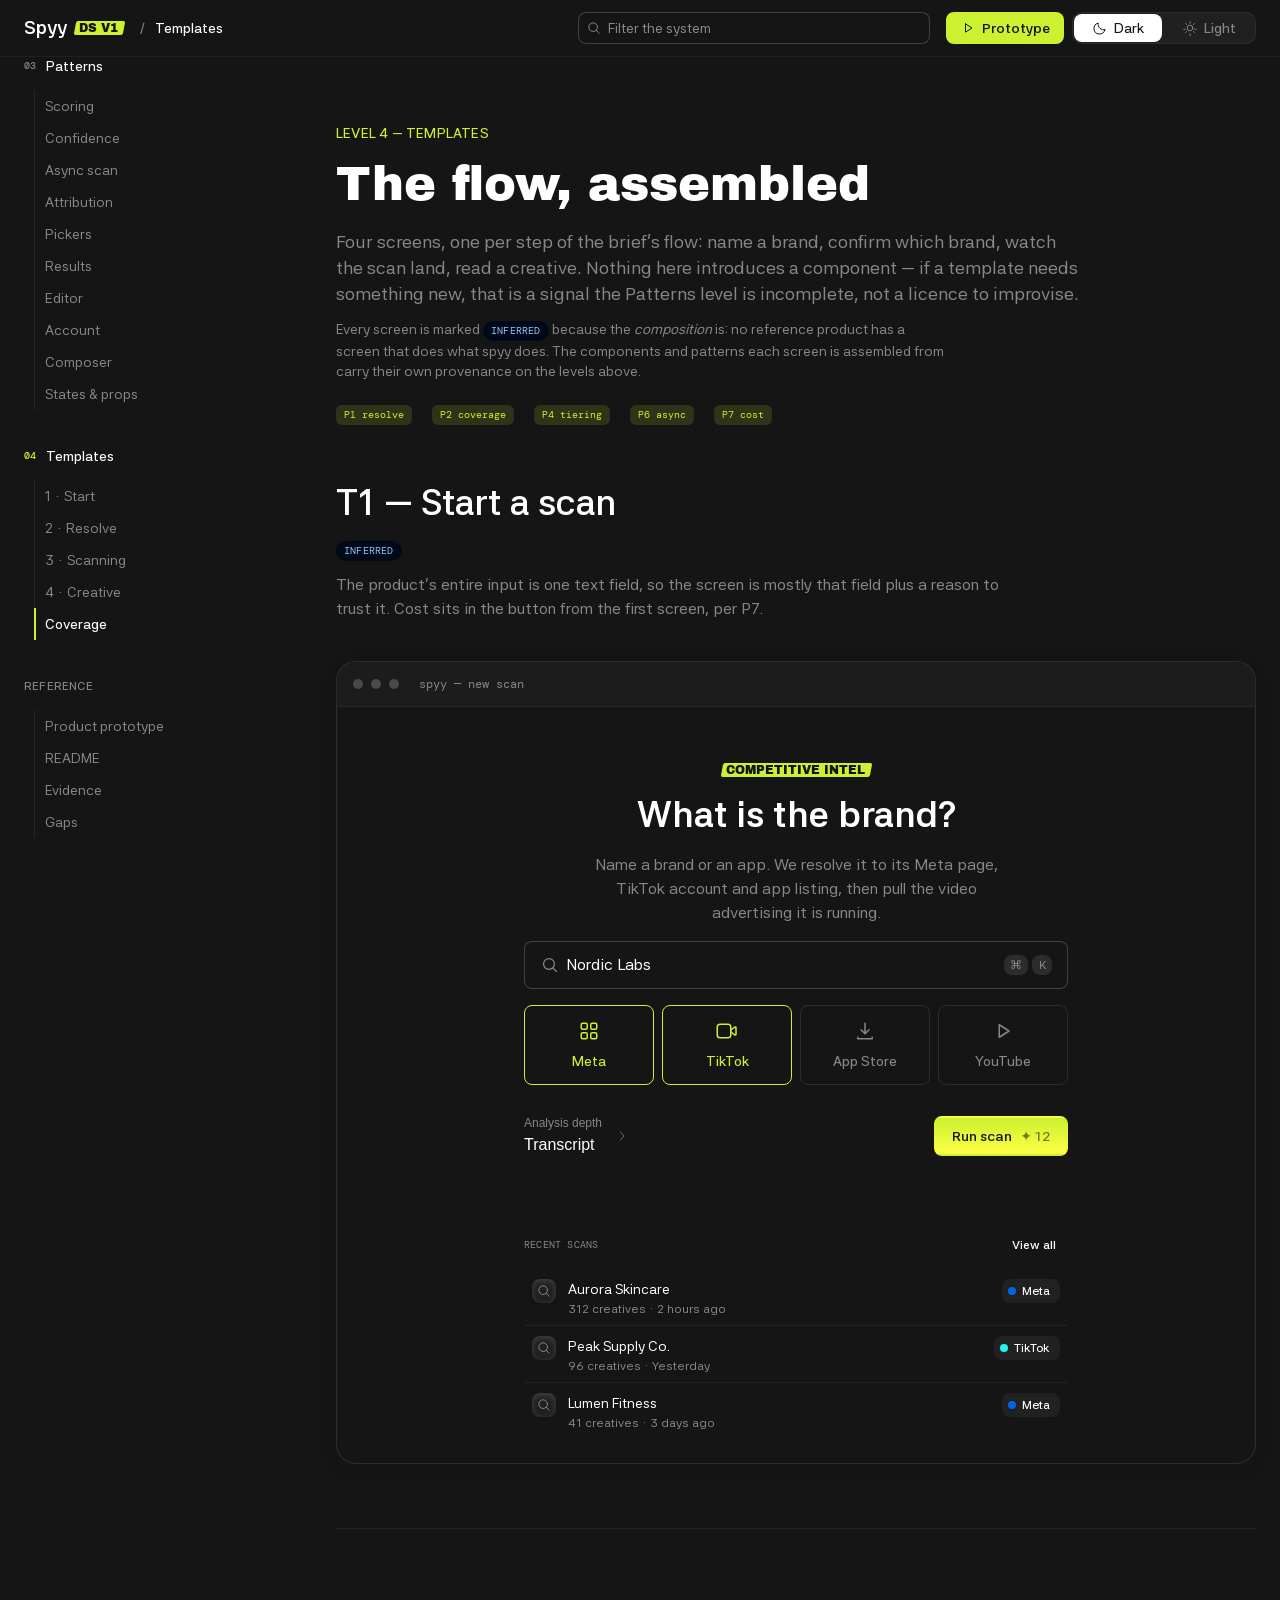
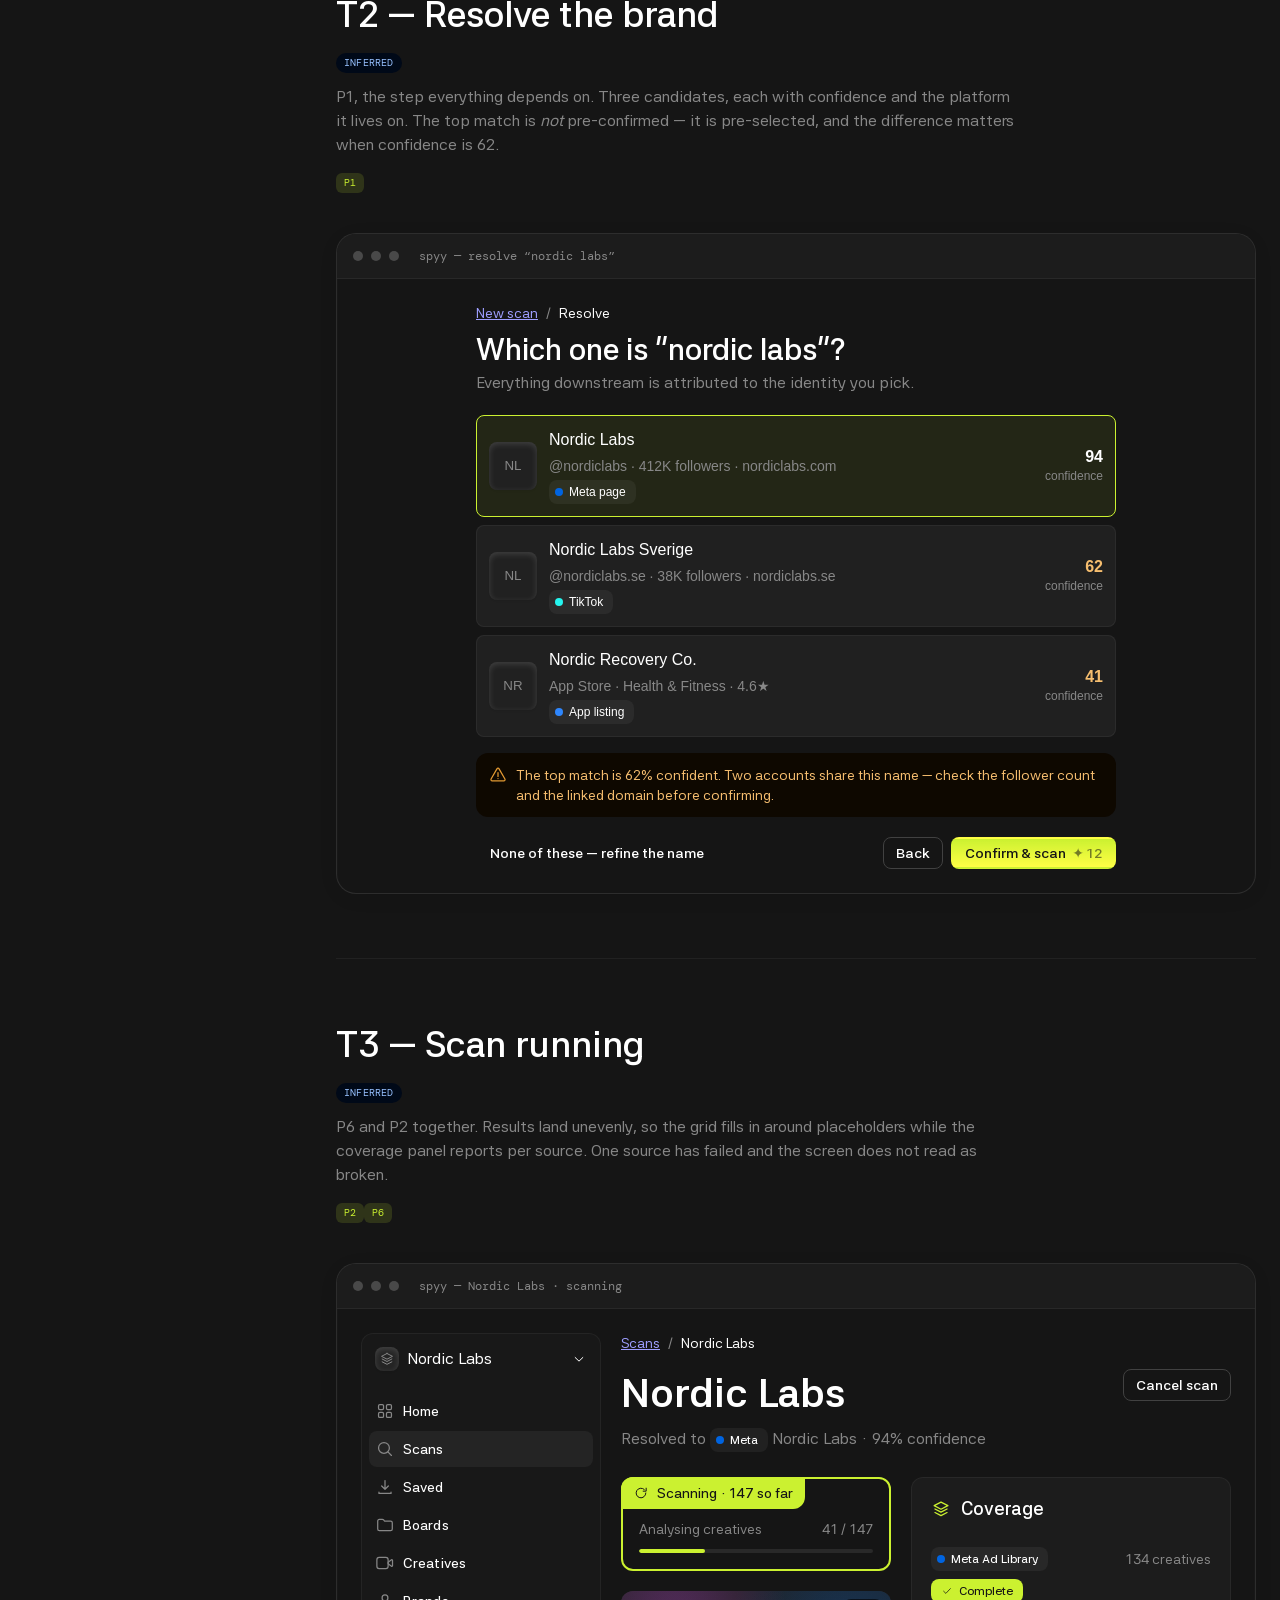
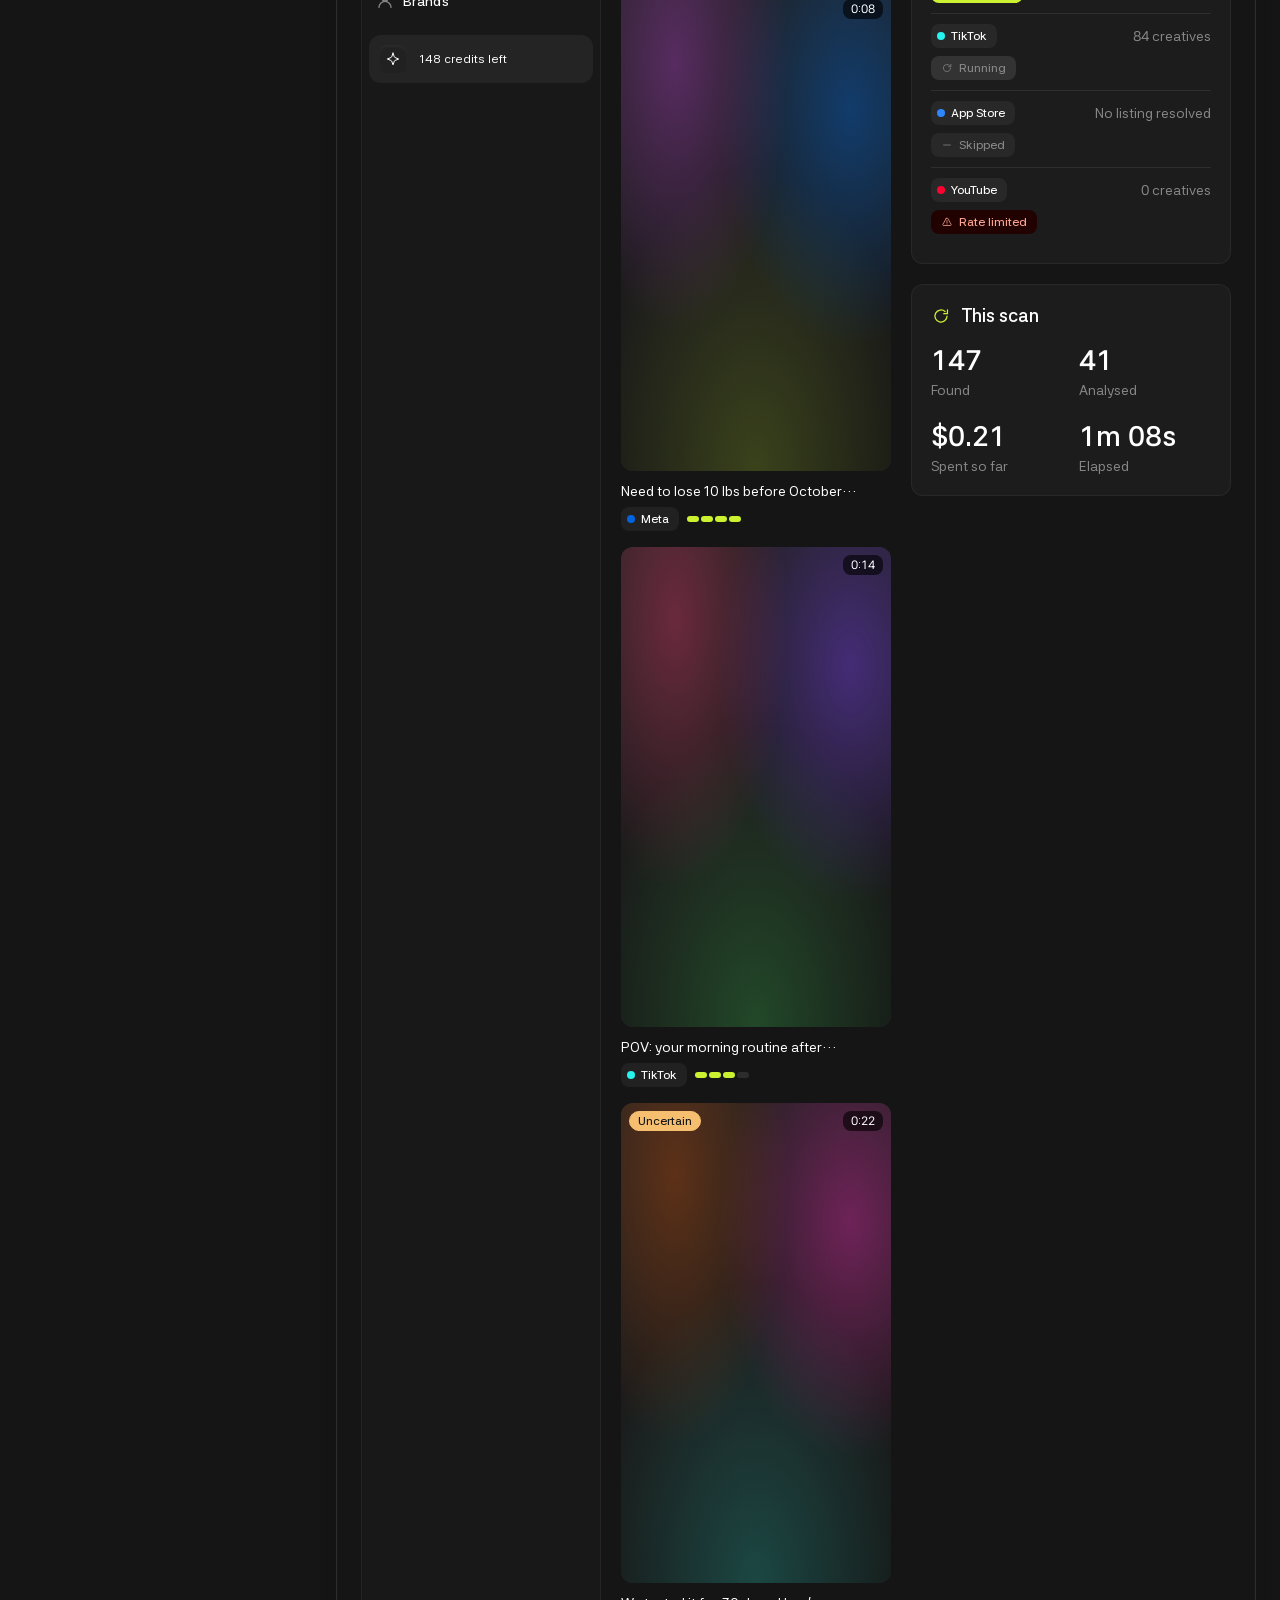
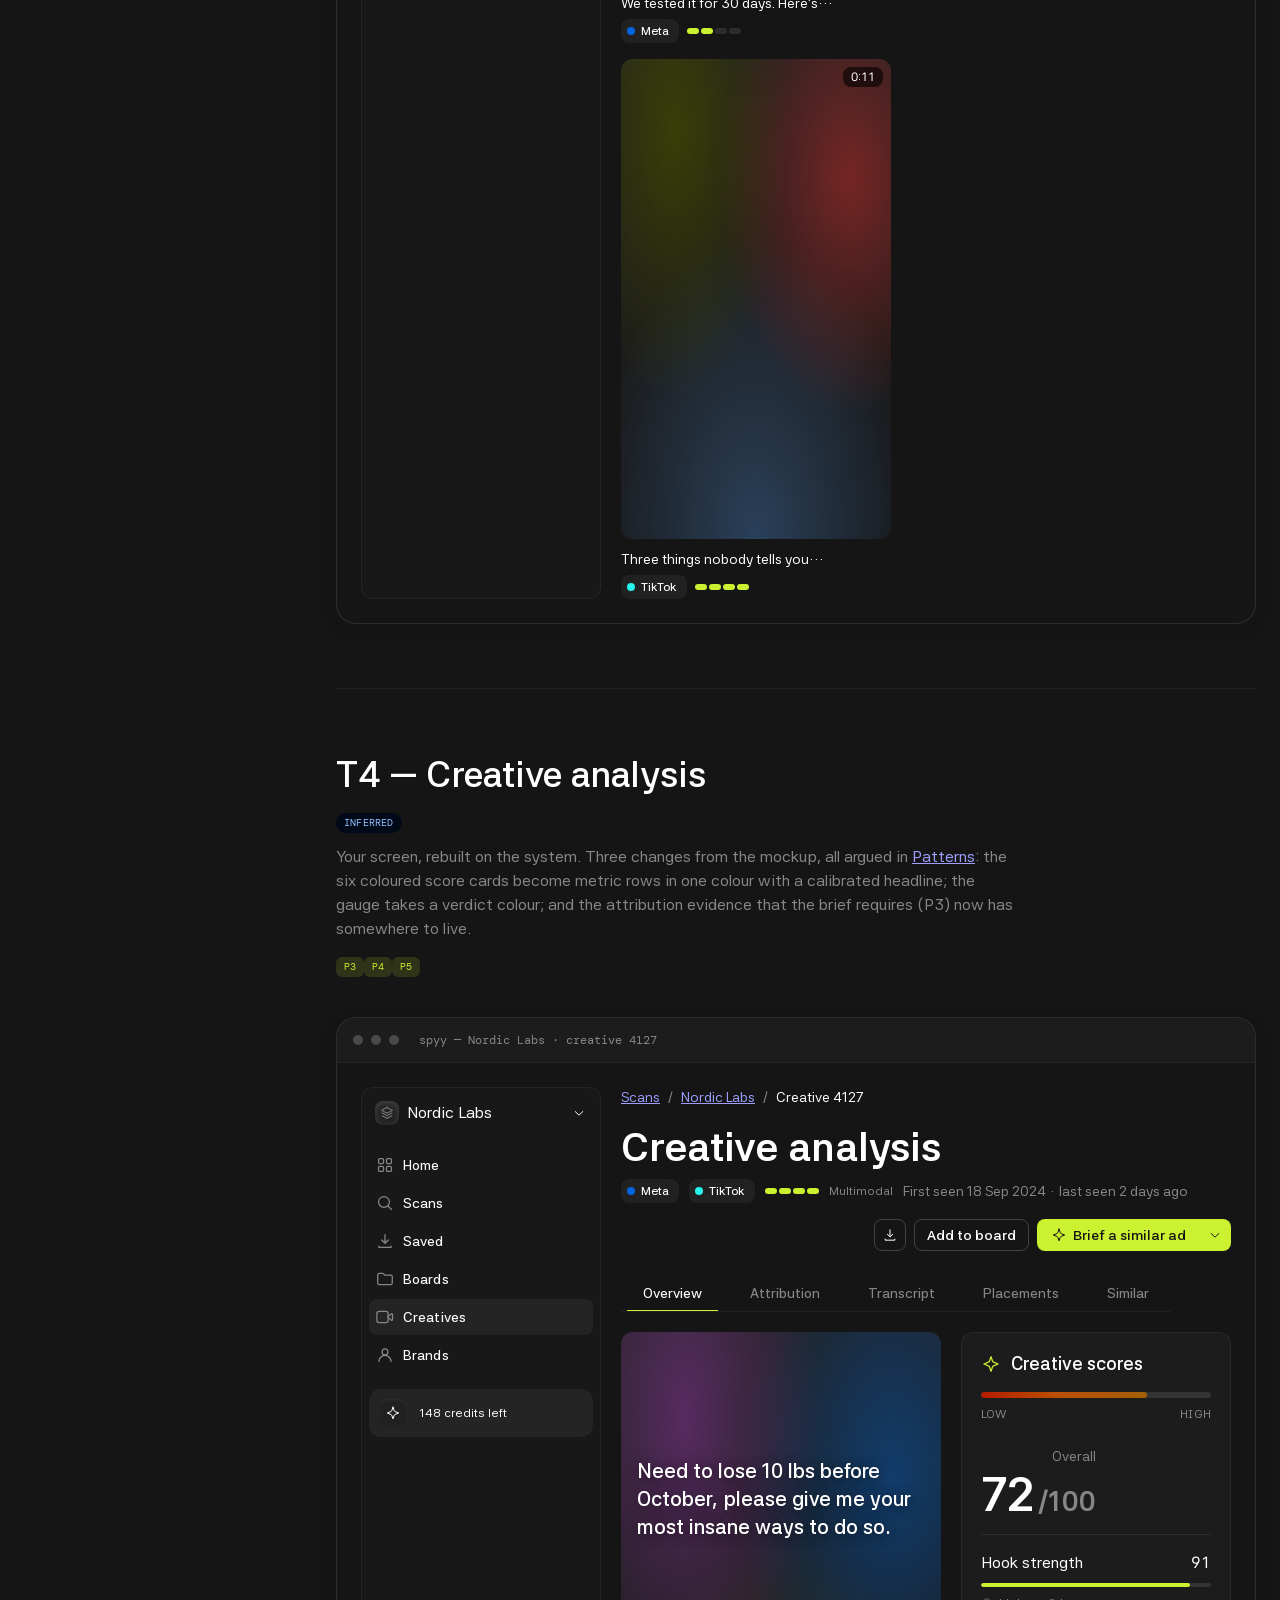
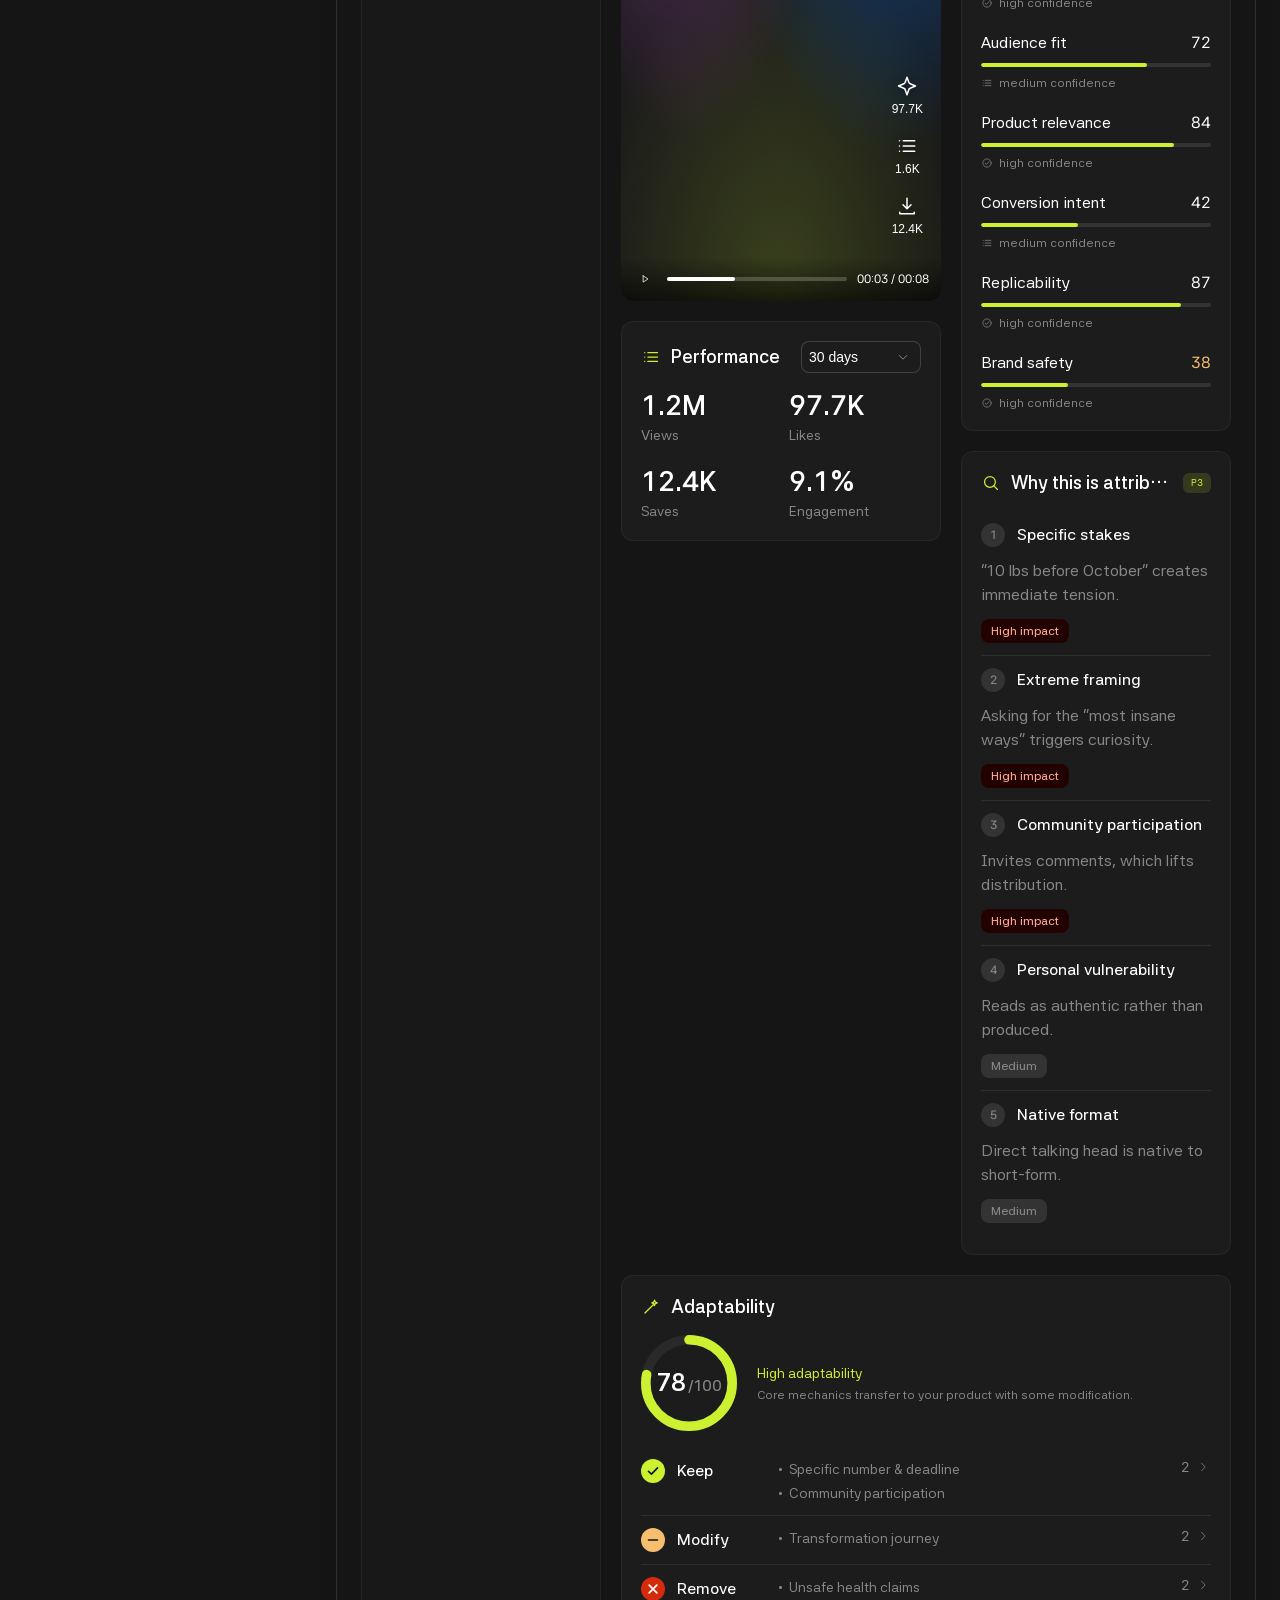
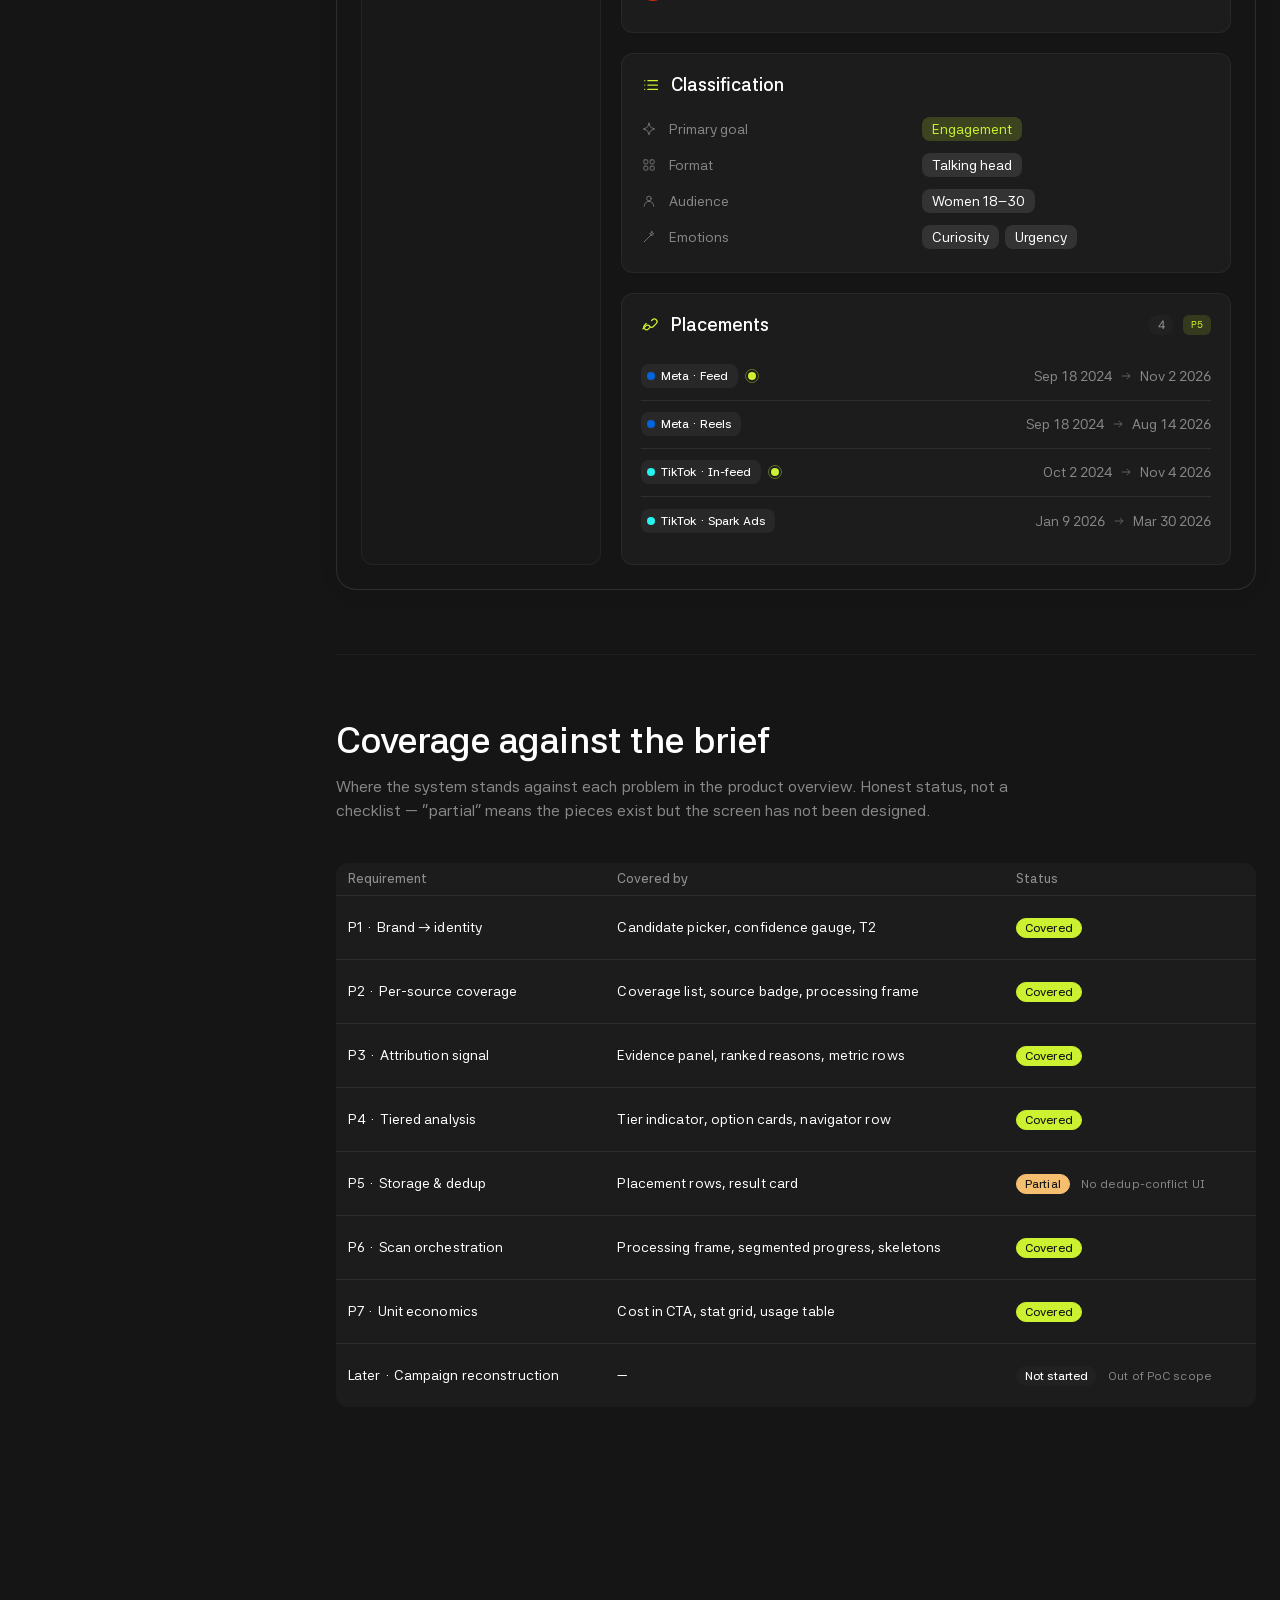
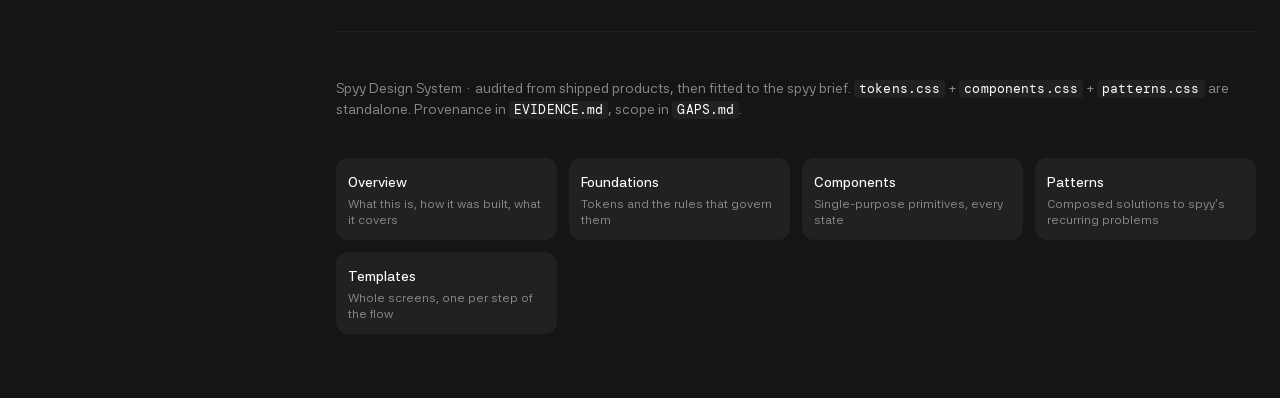
<file: templates.html>
<!doctype html>
<html lang="en" data-theme="dark">
<head>
<meta charset="utf-8">
<meta name="viewport" content="width=device-width, initial-scale=1">
<title>Templates · Spyy Design System</title>
<meta name="description" content="Whole spyy screens assembled from the design system — one per step of the scan flow.">
<script>
/* The saved theme has to be on <html> before the first paint. shell.js runs at
   the end of <body>, so every page painted dark — the attribute below — and
   then flipped, which reads as a white/black flash on every navigation. This is
   the one script that has to be inline and in the head. */
try { var t = localStorage.getItem('spyy-theme');
      if (t === 'light' || t === 'dark') document.documentElement.setAttribute('data-theme', t); } catch (e) {}
</script>
<link rel="preconnect" href="https://fonts.googleapis.com">
<link rel="preconnect" href="https://fonts.gstatic.com" crossorigin>
<link href="https://fonts.googleapis.com/css2?family=Archivo+Black&family=Asta+Sans:wght@400;500;600;700;800;900&family=DM+Mono:wght@400;500&display=swap" rel="stylesheet">
<link rel="stylesheet" href="tokens.css">
<link rel="stylesheet" href="components.css">
<link rel="stylesheet" href="patterns.css">
<link rel="stylesheet" href="docs.css">
</head>
<body>

<div class="spy-container doc-lede">
  <p class="doc-eyebrow">Level 4 — Templates</p>
  <h1 class="spy-h3">The flow, assembled</h1>
  <p class="spy-body-m spy-text-secondary doc-lede-text">
    Four screens, one per step of the brief’s flow: name a brand, confirm which brand, watch the scan
    land, read a creative. Nothing here introduces a component — if a template needs something new,
    that is a signal the Patterns level is incomplete, not a licence to improvise.
  </p>
  <p class="spy-caption-l spy-text-tertiary doc-lede-text" style="margin-top:-12px">
    Every screen is marked <span class="doc-ev" data-ev="i">Inferred</span> because the
    <em>composition</em> is: no reference product has a screen that does what spyy does. The components and
    patterns each screen is assembled from carry their own provenance on the levels above.
  </p>
  <div class="doc-legend">
    <span class="doc-serves">P1 resolve</span><span class="doc-serves">P2 coverage</span>
    <span class="doc-serves">P4 tiering</span><span class="doc-serves">P6 async</span><span class="doc-serves">P7 cost</span>
  </div>
</div>


<main class="spy-container doc-main">

<section class="doc-section" id="t1" data-nav="1 · Start">
  <header class="doc-section-head">
    <h2 class="spy-h5">T1 — Start a scan</h2>
    <span class="doc-ev" data-ev="i">Inferred</span>
    <p class="spy-body-s spy-text-secondary">
      The product’s entire input is one text field, so the screen is mostly that field plus a reason to
      trust it. Cost sits in the button from the first screen, per P7.
    </p>
  </header>
  <div class="doc-screen">
    <div class="doc-screen-bar"><span></span><span></span><span></span><em>spyy — new scan</em></div>
    <div class="doc-screen-body doc-screen-centered">
      <div class="doc-scan-start">
        <span class="spy-badge" data-variant="lime"><span class="spy-badge-surface"><span class="spy-badge-text">Competitive intel</span></span></span>
        <h3 class="spy-h4" style="margin:0">What is the brand?</h3>
        <p class="spy-body-s spy-text-secondary" style="margin:0;max-width:44ch">
          Name a brand or an app. We resolve it to its Meta page, TikTok account and app listing, then
          pull the video advertising it is running.
        </p>
        <div class="spy-field" style="width:100%">
          <div class="spy-field-control" data-size="lg">
            <span class="spy-field-affix"><svg class="spy-icon"><use href="#i-search"/></svg></span>
            <input class="spy-field-input" placeholder="Nordic Labs" value="Nordic Labs">
            <span class="spy-kbd-group"><span class="spy-kbd">⌘</span><span class="spy-kbd">K</span></span>
          </div>
        </div>
        <div class="spy-options" style="width:100%" id="t1-sources"></div>
        <div class="spy-row" style="width:100%;justify-content:space-between;margin-top:4px">
          <button class="spy-navrow" style="width:auto;background:transparent;padding-inline:0">
            <span class="spy-navrow-text"><span class="spy-navrow-label">Analysis depth</span><span class="spy-navrow-value">Transcript</span></span>
            <svg class="spy-icon"><use href="#i-chevron-right"/></svg>
          </button>
          <button class="spy-btn" data-variant="brand" data-size="md" data-gloss>Run scan <span style="opacity:.55">✦ 12</span></button>
        </div>
      </div>
      <div class="doc-scan-recent">
        <div class="spy-row" style="justify-content:space-between;margin-bottom:12px">
          <span class="doc-state-label">Recent scans</span>
          <button class="spy-btn" data-variant="ghost" data-size="xs">View all</button>
        </div>
        <ul class="spy-list" data-divided id="t1-recent"></ul>
      </div>
    </div>
  </div>
</section>

<section class="doc-section" id="t2" data-nav="2 · Resolve">
  <header class="doc-section-head">
    <h2 class="spy-h5">T2 — Resolve the brand</h2>
    <span class="doc-ev" data-ev="i">Inferred</span>
    <p class="spy-body-s spy-text-secondary">
      P1, the step everything depends on. Three candidates, each with confidence and the platform it
      lives on. The top match is <em>not</em> pre-confirmed — it is pre-selected, and the difference
      matters when confidence is 62.
    </p>
    <span class="doc-serves">P1</span>
  </header>
  <div class="doc-screen">
    <div class="doc-screen-bar"><span></span><span></span><span></span><em>spyy — resolve “nordic labs”</em></div>
    <div class="doc-screen-body doc-screen-centered">
      <div class="doc-resolve">
        <nav class="spy-breadcrumb" aria-label="Breadcrumb">
          <a href="#t2">New scan</a><span class="spy-breadcrumb-sep">/</span><span aria-current="page">Resolve</span>
        </nav>
        <h3 class="spy-h5" style="margin:8px 0 4px">Which one is “nordic labs”?</h3>
        <p class="spy-body-s spy-text-secondary" style="margin:0 0 20px">
          Everything downstream is attributed to the identity you pick.
        </p>
        <div class="spy-candidates" id="t2-candidates"></div>
        <div class="spy-alert" data-status="warning" style="margin-top:16px">
          <svg class="spy-icon"><use href="#i-warning"/></svg>
          <span>The top match is 62% confident. Two accounts share this name — check the follower count and the linked domain before confirming.</span>
        </div>
        <div class="spy-row" style="justify-content:space-between;margin-top:20px">
          <button class="spy-btn" data-variant="ghost" data-size="sm">None of these — refine the name</button>
          <div class="spy-row">
            <button class="spy-btn" data-variant="outline" data-size="sm">Back</button>
            <button class="spy-btn" data-variant="brand" data-size="sm" data-gloss>Confirm &amp; scan <span style="opacity:.55">✦ 12</span></button>
          </div>
        </div>
      </div>
    </div>
  </div>
</section>

<section class="doc-section" id="t3" data-nav="3 · Scanning">
  <header class="doc-section-head">
    <h2 class="spy-h5">T3 — Scan running</h2>
    <span class="doc-ev" data-ev="i">Inferred</span>
    <p class="spy-body-s spy-text-secondary">
      P6 and P2 together. Results land unevenly, so the grid fills in around placeholders while the
      coverage panel reports per source. One source has failed and the screen does not read as broken.
    </p>
    <span class="doc-serves">P2</span><span class="doc-serves">P6</span>
  </header>
  <div class="doc-screen">
    <div class="doc-screen-bar"><span></span><span></span><span></span><em>spyy — Nordic Labs · scanning</em></div>
    <div class="doc-screen-body">
      <div class="doc-app">
        <aside class="doc-app-rail" id="t3-rail"></aside>
        <div class="doc-app-main">
          <nav class="spy-breadcrumb" aria-label="Breadcrumb">
            <a href="#t3">Scans</a><span class="spy-breadcrumb-sep">/</span><span aria-current="page">Nordic Labs</span>
          </nav>
          <div class="spy-page-header">
            <div class="spy-page-header-text">
              <h3 class="spy-page-title">Nordic Labs</h3>
              <p class="spy-page-subtitle">Resolved to <span class="spy-source" data-source="meta"><span class="spy-source-dot"></span>Meta</span> Nordic Labs · 94% confidence</p>
            </div>
            <div class="spy-page-actions">
              <button class="spy-btn" data-variant="outline" data-size="sm">Cancel scan</button>
            </div>
          </div>
          <div class="doc-t3-grid">
            <div>
              <div class="spy-processing" style="margin-bottom:20px">
                <span class="spy-processing-badge"><svg class="spy-icon"><use href="#i-refresh"/></svg>Scanning · 147 so far</span>
                <div class="spy-row" style="justify-content:space-between;margin-bottom:10px">
                  <span class="spy-caption-l spy-text-secondary">Analysing creatives</span>
                  <span class="spy-caption-l doc-num">41 / 147</span>
                </div>
                <div class="spy-progress"><div class="spy-progress-fill" style="width:28%"></div></div>
              </div>
              <div class="spy-results" id="t3-results"></div>
            </div>
            <div class="spy-col">
              <div class="spy-section-card">
                <div class="spy-section-head"><svg class="spy-icon"><use href="#i-layers"/></svg><span class="spy-section-title">Coverage</span></div>
                <div class="spy-coverage" id="t3-coverage"></div>
              </div>
              <div class="spy-section-card">
                <div class="spy-section-head"><svg class="spy-icon"><use href="#i-refresh"/></svg><span class="spy-section-title">This scan</span></div>
                <div class="spy-stats">
                  <div class="spy-stat"><span class="spy-stat-value">147</span><span class="spy-stat-label">Found</span></div>
                  <div class="spy-stat"><span class="spy-stat-value">41</span><span class="spy-stat-label">Analysed</span></div>
                  <div class="spy-stat"><span class="spy-stat-value">$0.21</span><span class="spy-stat-label">Spent so far</span></div>
                  <div class="spy-stat"><span class="spy-stat-value">1m 08s</span><span class="spy-stat-label">Elapsed</span></div>
                </div>
              </div>
            </div>
          </div>
        </div>
      </div>
    </div>
  </div>
</section>

<section class="doc-section" id="t4" data-nav="4 · Creative">
  <header class="doc-section-head">
    <h2 class="spy-h5">T4 — Creative analysis</h2>
    <span class="doc-ev" data-ev="i">Inferred</span>
    <p class="spy-body-s spy-text-secondary">
      Your screen, rebuilt on the system. Three changes from the mockup, all argued in
      <a href="patterns.html#scoring">Patterns</a>: the six coloured score cards become metric rows in
      one colour with a calibrated headline; the gauge takes a verdict colour; and the attribution
      evidence that the brief requires (P3) now has somewhere to live.
    </p>
    <span class="doc-serves">P3</span><span class="doc-serves">P4</span><span class="doc-serves">P5</span>
  </header>
  <div class="doc-screen">
    <div class="doc-screen-bar"><span></span><span></span><span></span><em>spyy — Nordic Labs · creative 4127</em></div>
    <div class="doc-screen-body">
      <div class="doc-app">
        <aside class="doc-app-rail" id="t4-rail"></aside>
        <div class="doc-app-main">
          <nav class="spy-breadcrumb" aria-label="Breadcrumb">
            <a href="#t4">Scans</a><span class="spy-breadcrumb-sep">/</span>
            <a href="#t4">Nordic Labs</a><span class="spy-breadcrumb-sep">/</span>
            <span aria-current="page">Creative 4127</span>
          </nav>
          <div class="spy-page-header">
            <div class="spy-page-header-text">
              <h3 class="spy-page-title">Creative analysis</h3>
              <div class="spy-row" style="gap:10px;flex-wrap:wrap">
                <span class="spy-source" data-source="meta"><span class="spy-source-dot"></span>Meta</span>
                <span class="spy-source" data-source="tiktok"><span class="spy-source-dot"></span>TikTok</span>
                <span class="spy-tier"><span class="spy-tier-pips"><span class="spy-tier-pip" data-on></span><span class="spy-tier-pip" data-on></span><span class="spy-tier-pip" data-on></span><span class="spy-tier-pip" data-on></span></span><span class="spy-tier-label">Multimodal</span></span>
                <span class="spy-caption-l spy-text-tertiary">First seen 18 Sep 2024 · last seen 2 days ago</span>
              </div>
            </div>
            <div class="spy-page-actions">
              <button class="spy-btn" data-variant="outline" data-size="sm" data-icon-only aria-label="Save"><svg class="spy-icon"><use href="#i-download"/></svg></button>
              <button class="spy-btn" data-variant="outline" data-size="sm">Add to board</button>
              <div class="spy-btn-group" data-attached>
                <button class="spy-btn" data-variant="brand" data-size="sm"><svg class="spy-icon"><use href="#i-sparkle"/></svg>Brief a similar ad</button>
                <button class="spy-btn" data-variant="brand" data-size="sm" data-icon-only aria-label="More"><svg class="spy-icon"><use href="#i-chevron-down"/></svg></button>
              </div>
            </div>
          </div>

          <div class="spy-tabs" data-variant="line" style="margin-bottom:20px">
            <div class="spy-tabs-list" role="tablist" data-js="tabs">
              <button class="spy-tabs-tab" data-active role="tab"><span class="spy-tabs-tab-content">Overview</span></button>
              <button class="spy-tabs-tab" role="tab"><span class="spy-tabs-tab-content">Attribution</span></button>
              <button class="spy-tabs-tab" role="tab"><span class="spy-tabs-tab-content">Transcript</span></button>
              <button class="spy-tabs-tab" role="tab"><span class="spy-tabs-tab-content">Placements</span></button>
              <button class="spy-tabs-tab" role="tab"><span class="spy-tabs-tab-content">Similar</span></button>
            </div>
          </div>

          <div class="spy-workspace">
            <div class="spy-col">
              <div class="spy-player">
                <span class="doc-media-fake"></span>
                <div class="spy-player-caption">Need to lose 10 lbs before October, please give me your most insane ways to do so.</div>
                <div class="spy-player-rail">
                  <button class="spy-player-action"><svg class="spy-icon"><use href="#i-sparkle"/></svg>97.7K</button>
                  <button class="spy-player-action"><svg class="spy-icon"><use href="#i-list"/></svg>1.6K</button>
                  <button class="spy-player-action"><svg class="spy-icon"><use href="#i-download"/></svg>12.4K</button>
                </div>
                <div class="spy-player-transport">
                  <button class="spy-btn" data-variant="ghost" data-size="xxs" data-icon-only aria-label="Play"><svg class="spy-icon"><use href="#i-play"/></svg></button>
                  <span class="spy-media-scrub"><span class="spy-media-scrub-fill" style="width:38%"></span></span>
                  <span>00:03 / 00:08</span>
                </div>
              </div>
              <div class="spy-section-card">
                <div class="spy-section-head"><svg class="spy-icon"><use href="#i-list"/></svg><span class="spy-section-title">Performance</span>
                  <button class="spy-field-control spy-select-trigger spy-section-action" data-size="sm" style="width:auto;min-width:120px">
                    <span class="spy-select-value">30 days</span>
                    <span class="spy-select-icon"><svg class="spy-icon" data-size="sm"><use href="#i-chevron-down"/></svg></span>
                  </button>
                </div>
                <div class="spy-stats">
                  <div class="spy-stat"><span class="spy-stat-value">1.2M</span><span class="spy-stat-label">Views</span></div>
                  <div class="spy-stat"><span class="spy-stat-value">97.7K</span><span class="spy-stat-label">Likes</span></div>
                  <div class="spy-stat"><span class="spy-stat-value">12.4K</span><span class="spy-stat-label">Saves</span></div>
                  <div class="spy-stat"><span class="spy-stat-value">9.1%</span><span class="spy-stat-label">Engagement</span></div>
                </div>
              </div>
            </div>

            <div class="spy-col">
              <div class="spy-section-card">
                <div class="spy-section-head"><svg class="spy-icon"><use href="#i-sparkle"/></svg><span class="spy-section-title">Creative scores</span></div>
                <div class="spy-headline-score">
                  <div class="spy-score-scale">
                    <div class="spy-score-scale-track"><div class="spy-score-scale-fill" style="width:72%"></div></div>
                    <div class="spy-score-scale-ends"><span>Low</span><span>High</span></div>
                  </div>
                  <div class="spy-score-value">
                    <span class="spy-score-value-label">Overall</span>
                    <span class="spy-score-value-number">72<small>/100</small></span>
                  </div>
                </div>
                <hr class="spy-divider">
                <div class="spy-metrics" id="t4-metrics"></div>
              </div>
              <div class="spy-section-card">
                <div class="spy-section-head"><svg class="spy-icon"><use href="#i-search"/></svg><span class="spy-section-title">Why this is attributed to Nordic Labs</span><span class="doc-serves">P3</span></div>
                <div class="spy-ranked" id="t4-ranked"></div>
              </div>
            </div>

            <div class="spy-col">
              <div class="spy-section-card">
                <div class="spy-section-head"><svg class="spy-icon"><use href="#i-wand"/></svg><span class="spy-section-title">Adaptability</span></div>
                <div class="spy-row" style="gap:20px;align-items:center">
                  <div class="spy-gauge" data-verdict="good" data-size="sm" data-value="78" data-suffix="/100"></div>
                  <div>
                    <p class="spy-caption-l" style="margin:0 0 4px;color:var(--hf-color-state-success-fg)">High adaptability</p>
                    <p class="spy-caption-m spy-text-secondary" style="margin:0">Core mechanics transfer to your product with some modification.</p>
                  </div>
                </div>
                <div class="spy-verdicts">
                  <button class="spy-verdict" data-verdict="keep">
                    <span class="spy-verdict-icon"><svg class="spy-icon"><use href="#i-check"/></svg></span>
                    <span class="spy-verdict-label">Keep</span>
                    <ul class="spy-verdict-reasons"><li>Specific number &amp; deadline</li><li>Community participation</li></ul>
                    <span class="spy-verdict-count">2 <svg class="spy-icon"><use href="#i-chevron-right"/></svg></span>
                  </button>
                  <button class="spy-verdict" data-verdict="modify">
                    <span class="spy-verdict-icon"><svg class="spy-icon"><use href="#i-minus"/></svg></span>
                    <span class="spy-verdict-label">Modify</span>
                    <ul class="spy-verdict-reasons"><li>Transformation journey</li></ul>
                    <span class="spy-verdict-count">2 <svg class="spy-icon"><use href="#i-chevron-right"/></svg></span>
                  </button>
                  <button class="spy-verdict" data-verdict="remove">
                    <span class="spy-verdict-icon"><svg class="spy-icon"><use href="#i-close"/></svg></span>
                    <span class="spy-verdict-label">Remove</span>
                    <ul class="spy-verdict-reasons"><li>Unsafe health claims</li></ul>
                    <span class="spy-verdict-count">2 <svg class="spy-icon"><use href="#i-chevron-right"/></svg></span>
                  </button>
                </div>
              </div>
              <div class="spy-section-card">
                <div class="spy-section-head"><svg class="spy-icon"><use href="#i-list"/></svg><span class="spy-section-title">Classification</span></div>
                <div class="spy-classify">
                  <div class="spy-classify-row"><svg class="spy-icon"><use href="#i-sparkle"/></svg><span class="spy-classify-label">Primary goal</span><span class="spy-classify-values"><span class="spy-classify-value" data-tone="tint">Engagement</span></span></div>
                  <div class="spy-classify-row"><svg class="spy-icon"><use href="#i-grid"/></svg><span class="spy-classify-label">Format</span><span class="spy-classify-values"><span class="spy-classify-value">Talking head</span></span></div>
                  <div class="spy-classify-row"><svg class="spy-icon"><use href="#i-user"/></svg><span class="spy-classify-label">Audience</span><span class="spy-classify-values"><span class="spy-classify-value">Women 18–30</span></span></div>
                  <div class="spy-classify-row"><svg class="spy-icon"><use href="#i-wand"/></svg><span class="spy-classify-label">Emotions</span><span class="spy-classify-values"><span class="spy-classify-value">Curiosity</span><span class="spy-classify-value">Urgency</span></span></div>
                </div>
              </div>
              <div class="spy-section-card">
                <div class="spy-section-head"><svg class="spy-icon"><use href="#i-link"/></svg><span class="spy-section-title">Placements</span><span class="spy-count">4</span><span class="doc-serves">P5</span></div>
                <div class="spy-placements" id="t4-placements"></div>
              </div>
            </div>
          </div>
        </div>
      </div>
    </div>
  </div>
</section>

<section class="doc-section" id="coverage" data-nav="Coverage">
  <header class="doc-section-head">
    <h2 class="spy-h5">Coverage against the brief</h2>
    <p class="spy-body-s spy-text-secondary">
      Where the system stands against each problem in the product overview. Honest status, not a
      checklist — “partial” means the pieces exist but the screen has not been designed.
    </p>
  </header>
  <div class="spy-table-wrap">
    <table class="spy-table">
      <thead><tr><th>Requirement</th><th>Covered by</th><th>Status</th></tr></thead>
      <tbody id="render-coverage-matrix"></tbody>
    </table>
  </div>
</section>

</main>
<script src="icons.js"></script>
<script src="shell.js"></script>
<script src="app.js"></script>
</body>
</html>
</file>
<file: tokens.css>
/* ============================================================================
   SPYY DESIGN SYSTEM — Token layer

   Two sources, two jobs:
     GEOMETRY  — spacing, radius, border, elevation, motion, layout, and the
                 responsive type ladder — is transcribed, audited 2026-09-22.
     COLOUR and TYPE FAMILY are ManyChat's, audited 2026-09-22 from the
                 product stylesheet at app.manychat.com. See MANYCHAT-AUDIT.md.

   Provenance legend used throughout:
     [C] Confirmed   — read directly from a shipped stylesheet
     [I] Inferred    — derived, most often because the source had no such case
     [A] Approximate — exact implementation not determinable

   Three tiers. A component never reads tier 1, which is what made swapping
   an entire palette a change to this file and almost nothing else:
     Tier 1  --hf-*          primitives      (raw values, theme-independent)
     Tier 2  --hf-color-*    semantics       (role -> primitive, theme-scoped)
     Tier 3  --q-*           component slots (component -> semantic)

   The --hf- prefix is historical and now means nothing but "this system".
   Renaming 1,600 tokens across five files would have buried the real diff.
   ========================================================================= */

/* ---------------------------------------------------------------------------
   TIER 1 — PRIMITIVES                                                    [C]
   ------------------------------------------------------------------------ */
:root {
  /* -- Palette: hue ramps ---------------------------------------------- [C]
     Ten steps per hue, transcribed from the product stylesheet. The -050
     step is the tint a status background sits on and -500 is the bold fill.
     -1000..-1200 are the only extrapolated steps, darkened from -900 so the
     dark theme has floor values the light-only source never needed.  [I]  */

  /* blue - brand candidate, and information */
  --hf-color-blue-050: #eff6ff;  --hf-color-blue-100: #c2dbff;
  --hf-color-blue-200: #96c1ff;  --hf-color-blue-300: #65a4ff;
  --hf-color-blue-400: #2e86fd;  --hf-color-blue-500: #006be2;
  --hf-color-blue-600: #0059be;  --hf-color-blue-700: #00418f;
  --hf-color-blue-800: #012a60;  --hf-color-blue-900: #00163a;
  --hf-color-blue-1000: #000f26;  --hf-color-blue-1100: #000918;
  --hf-color-blue-1200: #00060f;

  /* purple - brand candidate, and secondary */
  --hf-color-purple-050: #f5f3ff;  --hf-color-purple-100: #dbd4ff;
  --hf-color-purple-200: #c3b3ff;  --hf-color-purple-300: #ac91ff;
  --hf-color-purple-400: #966efa;  --hf-color-purple-500: #7f53e0;
  --hf-color-purple-600: #6e30d4;  --hf-color-purple-700: #5400af;
  --hf-color-purple-800: #360076;  --hf-color-purple-900: #1e0047;
  --hf-color-purple-1000: #14002f;  --hf-color-purple-1100: #0d001e;
  --hf-color-purple-1200: #080012;

  /* magenta - brand candidate */
  --hf-color-magenta-050: #fcf0ff;  --hf-color-magenta-100: #f6ccff;
  --hf-color-magenta-200: #f0a3ff;  --hf-color-magenta-300: #e57cfd;
  --hf-color-magenta-400: #c55dda;  --hf-color-magenta-500: #ab3ec1;
  --hf-color-magenta-600: #9909b1;  --hf-color-magenta-700: #720085;
  --hf-color-magenta-800: #4b0058;  --hf-color-magenta-900: #2b0033;
  --hf-color-magenta-1000: #1c0022;  --hf-color-magenta-1100: #120015;
  --hf-color-magenta-1200: #0b000d;

  /* pink - same values as magenta in the source */
  --hf-color-pink-050: #fcf0ff;  --hf-color-pink-100: #f6ccff;
  --hf-color-pink-200: #f0a3ff;  --hf-color-pink-300: #e57cfd;
  --hf-color-pink-400: #c55dda;  --hf-color-pink-500: #ab3ec1;
  --hf-color-pink-600: #9909b1;  --hf-color-pink-700: #720085;
  --hf-color-pink-800: #4b0058;  --hf-color-pink-900: #2b0033;
  --hf-color-pink-1000: #1c0022;  --hf-color-pink-1100: #120015;
  --hf-color-pink-1200: #0b000d;

  /* cyan - accent */
  --hf-color-cyan-050: #d9fff3;  --hf-color-cyan-100: #8cead0;
  --hf-color-cyan-200: #72cfb6;  --hf-color-cyan-300: #57b59d;
  --hf-color-cyan-400: #399a82;  --hf-color-cyan-500: #037e67;
  --hf-color-cyan-600: #006b57;  --hf-color-cyan-700: #004f40;
  --hf-color-cyan-800: #00342a;  --hf-color-cyan-900: #001e17;
  --hf-color-cyan-1000: #00140f;  --hf-color-cyan-1100: #000d0a;
  --hf-color-cyan-1200: #000806;

  /* green - success */
  --hf-color-green-050: #deffe6;  --hf-color-green-100: #8beea8;
  --hf-color-green-200: #6fd28e;  --hf-color-green-300: #55b976;
  --hf-color-green-400: #369d5c;  --hf-color-green-500: #0c8143;
  --hf-color-green-600: #006d36;  --hf-color-green-700: #005127;
  --hf-color-green-800: #003617;  --hf-color-green-900: #001f0b;
  --hf-color-green-1000: #001407;  --hf-color-green-1100: #000d05;
  --hf-color-green-1200: #000803;

  /* lime - THE BRAND. The one colour kept from the previous source, because
     it is the product's signature and nothing in the new palette replaces a
     highlight-yellow-green. Everything around it is the new palette.    [C] */
  /* Brand lime re-based on #cbf130 (Vu, 24/09). Every other step keeps its
     old OKLab lightness and takes the new hue and chroma, so contrast
     relationships across the ramp are unchanged.                          [D] */
  --hf-color-lime-050: #fdfff6;  --hf-color-lime-100: #fbffed;
  --hf-color-lime-200: #f7fed4;  --hf-color-lime-300: #f0feae;
  --hf-color-lime-400: #e4fc76;  --hf-color-lime-500: #cbf130;
  --hf-color-lime-600: #b6d637;  --hf-color-lime-700: #91ac2b;
  --hf-color-lime-800: #6f831f;  --hf-color-lime-900: #516016;
  --hf-color-lime-1000: #353f0d;  --hf-color-lime-1100: #202606;
  --hf-color-lime-1200: #111403;

  /* yellow - warning */
  --hf-color-yellow-050: #fff2e0;  --hf-color-yellow-100: #fddb9b;
  --hf-color-yellow-200: #f6be6f;  --hf-color-yellow-300: #e29932;
  --hf-color-yellow-400: #c77d16;  --hf-color-yellow-500: #a35f00;
  --hf-color-yellow-600: #794700;  --hf-color-yellow-700: #5a3500;
  --hf-color-yellow-800: #3b2200;  --hf-color-yellow-900: #221400;
  --hf-color-yellow-1000: #160d00;  --hf-color-yellow-1100: #0e0800;
  --hf-color-yellow-1200: #090500;

  /* orange - accent, and brand candidate */
  --hf-color-orange-050: #fff2ec;  --hf-color-orange-100: #fecfb5;
  --hf-color-orange-200: #ffa77c;  --hf-color-orange-300: #f18854;
  --hf-color-orange-400: #d66a2f;  --hf-color-orange-500: #bb4f00;
  --hf-color-orange-600: #9c4100;  --hf-color-orange-700: #742e00;
  --hf-color-orange-800: #4d1c00;  --hf-color-orange-900: #2d0d00;
  --hf-color-orange-1000: #1e0900;  --hf-color-orange-1100: #130500;
  --hf-color-orange-1200: #0c0300;

  /* red - danger */
  --hf-color-red-050: #fff2ef;  --hf-color-red-100: #fdcdc7;
  --hf-color-red-200: #ffa694;  --hf-color-red-300: #fe775f;
  --hf-color-red-400: #f14d33;  --hf-color-red-500: #d52b0d;
  --hf-color-red-600: #b41c00;  --hf-color-red-700: #861200;
  --hf-color-red-800: #590900;  --hf-color-red-900: #340300;
  --hf-color-red-1000: #220200;  --hf-color-red-1100: #160100;
  --hf-color-red-1200: #0e0100;

  /* Glow keys, used only by the focus and selected rings.            [I] */
  --hf-color-red-glow: #f14d33;
  --hf-color-green-glow: #369d5c;
  --hf-color-yellow-glow: #e29932;

  /* Alpha ladders for the two hues that can act as a tint.           [I] */
  --hf-color-blue-alpha-05: #006be20d;
  --hf-color-blue-alpha-10: #006be21a;
  --hf-color-blue-alpha-15: #006be226;
  --hf-color-blue-alpha-20: #006be233;
  --hf-color-blue-alpha-30: #006be24c;
  --hf-color-blue-alpha-40: #006be266;
  --hf-color-blue-alpha-50: #006be280;
  --hf-color-blue-alpha-60: #006be299;
  --hf-color-blue-alpha-70: #006be2b2;
  --hf-color-blue-alpha-80: #006be2cc;
  --hf-color-blue-alpha-90: #006be2e6;
  --hf-color-blue-alpha-100: #006be2;
  --hf-color-purple-alpha-05: #7f53e00d;
  --hf-color-purple-alpha-10: #7f53e01a;
  --hf-color-purple-alpha-15: #7f53e026;
  --hf-color-purple-alpha-20: #7f53e033;
  --hf-color-purple-alpha-30: #7f53e04c;
  --hf-color-purple-alpha-40: #7f53e066;
  --hf-color-purple-alpha-50: #7f53e080;
  --hf-color-purple-alpha-60: #7f53e099;
  --hf-color-purple-alpha-70: #7f53e0b2;
  --hf-color-purple-alpha-80: #7f53e0cc;
  --hf-color-purple-alpha-90: #7f53e0e6;
  --hf-color-purple-alpha-100: #7f53e0;

  /* One magenta wash, for the media backdrops only.                  [I] */
  --hf-color-magenta-alpha: #ab3ec166;

  /* Alpha ladder for the brand green.                                  [C] */
  --hf-color-lime-alpha-05: #cbf1300d;
  --hf-color-lime-alpha-10: #cbf1301a;
  --hf-color-lime-alpha-15: #cbf13026;
  --hf-color-lime-alpha-20: #cbf13033;
  --hf-color-lime-alpha-30: #cbf1304d;
  --hf-color-lime-alpha-40: #cbf13066;
  --hf-color-lime-alpha-50: #cbf13080;
  --hf-color-lime-alpha-60: #cbf13099;
  --hf-color-lime-alpha-70: #cbf130b2;
  --hf-color-lime-alpha-80: #cbf130cc;
  --hf-color-lime-alpha-90: #cbf130e5;
  --hf-color-lime-alpha-100: #cbf130;

  /* pink-alpha is the secondary tint ladder.                          [I] */
  --hf-color-pink-alpha-05: var(--hf-color-purple-alpha-05);
  --hf-color-pink-alpha-10: var(--hf-color-purple-alpha-10);
  --hf-color-pink-alpha-15: var(--hf-color-purple-alpha-15);
  --hf-color-pink-alpha-20: var(--hf-color-purple-alpha-20);
  --hf-color-pink-alpha-30: var(--hf-color-purple-alpha-30);
  --hf-color-pink-alpha-40: var(--hf-color-purple-alpha-40);
  --hf-color-pink-alpha-50: var(--hf-color-purple-alpha-50);
  --hf-color-pink-alpha-60: var(--hf-color-purple-alpha-60);
  --hf-color-pink-alpha-70: var(--hf-color-purple-alpha-70);
  --hf-color-pink-alpha-80: var(--hf-color-purple-alpha-80);
  --hf-color-pink-alpha-90: var(--hf-color-purple-alpha-90);
  --hf-color-pink-alpha-100: var(--hf-color-purple-alpha-100);

  /* -- Palette: grey (text, and every light surface) ------------------ [C]
     Transcribed step for step. This ramp replaces a blue-leaning one, and
     the neutrality is the whole point: it is what lets the accents sit
     calmly on white instead of fighting the ground.                       */
  --hf-color-grey-050: #ffffff;   /* source neutral-0 */
  --hf-color-grey-100: #f5f5f5;   /* source neutral-50 */
  --hf-color-grey-075: #fafafa;   /* [I] half-step; the source has no value here */
  --hf-color-grey-125: #e5e5e5;   /* source neutral-75 */
  --hf-color-grey-150: #d6d6d6;   /* source neutral-100 */
  --hf-color-grey-175: #c2c2c2;   /* [I] light-theme control edge */
  --hf-color-grey-200: #a8a8a8;   /* source neutral-300 */
  --hf-color-grey-250: #878787;   /* source neutral-400 */
  --hf-color-grey-300: #878787;   /* source neutral-400 */
  --hf-color-grey-325: #707070;   /* source neutral-500 */
  --hf-color-grey-350: #595959;   /* source neutral-600 */
  --hf-color-grey-400: #414141;   /* source neutral-700 */
  --hf-color-grey-450: #292929;   /* source neutral-800 */
  --hf-color-grey-500: #292929;   /* source neutral-800 */
  --hf-color-grey-550: #151515;   /* source neutral-900 */
  --hf-color-grey-600: #000000;   /* source neutral-1000 */

  /* -- Palette: shade (dark-theme surfaces) --------------------------- [I]
     The source product is light-only, so there is no dark surface ramp to
     transcribe. Derived on the same true-neutral axis as the grey ramp,
     stepped to the surface roles the dark theme needs.                    */
  --hf-color-shade-050: #595959;
  --hf-color-shade-100: #414141;
  --hf-color-shade-150: #333333;
  --hf-color-shade-200: #292929;
  --hf-color-shade-250: #212121;
  --hf-color-shade-300: #1c1c1c;
  --hf-color-shade-350: #181818;
  --hf-color-shade-400: #151515;

  /* -- Palette: light surfaces ---------------------------------------- [D]
     The light theme's four surfaces used to point at the grey ramp, whose top
     steps are audited product values and are spaced for text, not for stacked
     panels. Measured as distance from the floor, the dark ladder steps 3 / 7 /
     12 / 20 out of 255 and the light one stepped 5 / 10 / 26 / 41 — roughly
     twice as far at every step, and 2.6x at the raised panel. The light theme
     therefore read as grey blocks on white where the dark theme reads as one
     surface with quiet depth. The comment below the light block claimed these
     were "the dark ramp mirrored at the same relative steps"; they were not.
     These are. Nothing audited moved — the grey ramp is untouched, and only the
     four background roles point here.                                      */
  --hf-color-light-400: #ffffff;   /* page floor, mirrors shade-400 */
  --hf-color-light-350: #fbfbfb;   /* section band, mirrors shade-350 */
  --hf-color-light-300: #f7f7f7;   /* card, panel,  mirrors shade-300 */
  --hf-color-light-250: #f1f1f1;   /* raised panel, mirrors shade-250 */
  --hf-color-light-200: #e8e8e8;   /* track, well,  mirrors shade-200 */

  /* -- Palette: neutral (kept as an alias of grey for older refs) ----- [I] */
  --hf-color-neutral-050: #ffffff;
  --hf-color-neutral-100: #f5f5f5;
  --hf-color-neutral-150: #d6d6d6;
  --hf-color-neutral-200: #878787;
  --hf-color-neutral-250: #707070;
  --hf-color-neutral-300: #414141;
  --hf-color-neutral-350: #414141;
  --hf-color-neutral-400: #292929;
  --hf-color-neutral-450: #292929;
  --hf-color-neutral-500: #292929;
  --hf-color-neutral-550: #151515;
  --hf-color-neutral-600: #000000;

  /* -- Alpha ladders (the workhorses of the whole system) -------------- [C] */
  --hf-color-transparent-light-05: #ffffff0d;
  --hf-color-transparent-light-10: #ffffff1a;
  --hf-color-transparent-light-15: #ffffff26;
  --hf-color-transparent-light-20: #ffffff33;
  --hf-color-transparent-light-30: #ffffff4d;
  --hf-color-transparent-light-40: #ffffff66;
  --hf-color-transparent-light-50: #ffffff80;
  --hf-color-transparent-light-60: #ffffff99;
  --hf-color-transparent-light-70: #ffffffb2;
  --hf-color-transparent-light-80: #ffffffcc;
  --hf-color-transparent-light-90: #ffffffe5;
  --hf-color-transparent-light-100: #ffffff;

  --hf-color-transparent-dark-03: #00000008;   /* [I] light-theme segment track */
  --hf-color-transparent-dark-04: #0000000a;   /* [I] light-theme hairline */
  --hf-color-transparent-dark-05: #0000000d;
  --hf-color-transparent-dark-07: #00000012;   /* [I] light-theme border   */
  --hf-color-transparent-dark-10: #0000001a;
  --hf-color-transparent-dark-12: #0000001f;
  --hf-color-transparent-dark-15: #00000026;
  --hf-color-transparent-dark-20: #00000033;
  --hf-color-transparent-dark-25: #00000040;
  --hf-color-transparent-dark-30: #0000004d;
  --hf-color-transparent-dark-32: #00000052;
  --hf-color-transparent-dark-40: #00000066;
  --hf-color-transparent-dark-50: #00000080;
  --hf-color-transparent-dark-60: #00000099;
  --hf-color-transparent-dark-70: #000000b2;
  --hf-color-transparent-dark-80: #000000cc;
  --hf-color-transparent-dark-90: #000000e5;
  --hf-color-transparent-dark-100: #000000;

  /* -- Glass ----------------------------------------------------------- [C] */
  --hf-color-glass-dark: #212121bf;   /* shade-250 @ 75% */
  --hf-color-glass-light: #f5f5f5bf;   /* grey-100 @ 75% */

  /* -- Spacing scale (4px base, 0.125rem granularity) ------------------ [C]
     Named by hundredths of a rem x 100, not by t-shirt size. */
  --hf-space-0: 0;
  --hf-space-050: 0.125rem;  /*  2px */
  --hf-space-100: 0.25rem;   /*  4px */
  --hf-space-150: 0.375rem;  /*  6px */
  --hf-space-200: 0.5rem;    /*  8px */
  --hf-space-250: 0.625rem;  /* 10px */
  --hf-space-300: 0.75rem;   /* 12px */
  --hf-space-400: 1rem;      /* 16px */
  --hf-space-500: 1.25rem;   /* 20px */
  --hf-space-600: 1.5rem;    /* 24px */
  --hf-space-650: 1.5rem;    /* 24px (alias present in source) */
  --hf-space-700: 1.75rem;   /* 28px */
  --hf-space-800: 2rem;      /* 32px */
  /* 36px is the system's row height — menu item, sidebar row, table row, nav
     action, navigation-menu item. It was being written as
     `calc(var(--hf-space-800) + var(--hf-space-100))` in five places, each with
     a comment beside it explaining the arithmetic. A number the system quotes
     by name is a number the scale should carry.                          [D] */
  --hf-space-900: 2.25rem;   /* 36px — the row height */
  --hf-space-1000: 2.5rem;   /* 40px */
  --hf-space-1200: 3rem;     /* 48px */
  --hf-space-1400: 3.5rem;   /* 56px */
  --hf-space-1600: 4rem;     /* 64px */
  --hf-space-2000: 5rem;     /* 80px */
  --hf-space-2400: 6rem;     /* 96px */

  /* -- Radius ---------------------------------------------------------- [C] */
  /* Nine steps were in use across ninety declarations, which is a ladder, not a
     rule: a component's corner came from whoever wrote it. Three now carry the
     whole system, and each answers one question — what is this box?

       050   a sticker.   The badge, and nothing else.
       200   a CONTROL.   Anything you click, type in, or that labels one thing:
                          button, field, select, textarea, toggle, menu item,
                          tag, tooltip, list row, icon tile, skeleton.
       300   a PANEL.     It contains controls: card, modal, toast, alert, menu,
                          sidebar, table, feature, plan, quote, the CTA band.
       full  a track or a dot: radio, switch, slider, avatar, progress, chip.

     It was four steps for a while — a marker tier at 8 under a control tier at
     10 — but 8 against 10 on a 28px box is a distinction nobody can see, and a
     tier that cannot be seen is a tier that will be applied at random. They are
     one tier now. The panel came down from 16 to 12 in the same pass: a nested
     control at 8 inside a panel at 16 read as two unrelated shapes, and the
     whole system was rounder than it needed to be.

     A box nested inside a panel steps down a tier, so the inner corner never
     matches the outer one. 100, 150, 250, 400, 500 and 600 stay in the scale
     for product work, but no component reads them.                        [D] */
  --hf-radius-0: 0;
  --hf-radius-050: 0.125rem; /*  2px — sticker: badge */
  --hf-radius-100: 0.25rem;  /*  4px */
  --hf-radius-150: 0.375rem; /*  6px */
  --hf-radius-200: 0.5rem;   /*  8px — CONTROL */
  --hf-radius-250: 0.625rem; /* 10px */
  --hf-radius-300: 0.75rem;  /* 12px — PANEL */
  --hf-radius-400: 1rem;     /* 16px */
  --hf-radius-500: 1.25rem;  /* 20px */
  --hf-radius-600: 1.5rem;   /* 24px */
  --hf-radius-full: 9999px;  /*        track, dot, pill */

  /* -- Border width ---------------------------------------------------- [C] */
  --hf-border-width-none: 0px;
  --hf-border-width-hairline: 0.5px;
  --hf-border-width-thin: 1px;
  --hf-border-width-medium: 1.5px;   /* focus ring inset, chip border */
  --hf-border-width-thick: 2px;      /* button reserve border, focus offset */

  /* -- Icon sizing ----------------------------------------------------- [C] */
  --hf-icon-xs: 0.75rem;  /* 12px */
  --hf-icon-sm: 1rem;     /* 16px */
  --hf-icon-md: 1.25rem;  /* 20px  (default) */
  --hf-icon-lg: 1.5rem;   /* 24px */
  --hf-icon-xl: 1.75rem;  /* 28px */

  /* -- Typography: families -------------------------------------------- [C] */
  /* TWO faces, and only two.
       display   — page and section headers only
       text      — body copy AND ordinary headings
       mono      — code, tokens, measurements                                */
  --hf-type-family-display-base: "Archivo Black";
  --hf-type-family-text-base: "Asta Sans";

  --hf-type-family-display: "Archivo Black", "Arial Black", system-ui, sans-serif;
  --hf-type-family-text: "Asta Sans", system-ui, sans-serif;

  /* The mono slot resolved to the text face for a while, on the argument that a
     third face was not worth its weight. That held until the component page
     started printing real markup: a code block in a proportional face loses its
     fixed advance width, and nested markup stops lining up down the page, which
     is most of what indentation is for. DM Mono is the third face.       [D] */
  --hf-type-family-mono-base: "DM Mono", ui-monospace, SFMono-Regular, Menlo, monospace;

  /* The old four-slot names, now pointing at the two real faces so that no
     component had to be rewritten. primary and secondary are both text;
     grotesk is the display face.                                        [I] */
  --hf-type-family-primary-base: var(--hf-type-family-text-base);
  --hf-type-family-secondary-base: var(--hf-type-family-text-base);
  --hf-type-family-grotesk-base: var(--hf-type-family-display-base);
  --hf-type-family-primary: var(--hf-type-family-text);
  --hf-type-family-secondary: var(--hf-type-family-text);
  --hf-type-family-grotesk: var(--hf-type-family-display);
  --hf-type-family-mono: var(--hf-type-family-mono-base);

  /* -- Typography: weights --------------------------------------------- [C] */
  --hf-type-weight-regular: 400;
  --hf-type-weight-medium: 500;
  --hf-type-weight-semi-bold: 600;
  --hf-type-weight-bold: 700;
  --hf-type-weight-black: 900;

  /* Archivo Black ships ONE weight, and that weight is already black. Asking
     for 700 or 900 makes the browser synthesise a faux-bold by smearing the
     outline, which on a face this heavy turns counters into mud. Anything set
     in the display face uses this weight and no other.                  [C] */
  --hf-type-weight-display: 400;

  /* -- Typography: letter spacing -------------------------------------- [C] */
  --hf-type-letter-spacing-tight: -0.075rem;
  --hf-type-letter-spacing-slight: -0.025rem;
  --hf-type-letter-spacing-none: 0;
  --hf-type-letter-spacing-loose: 0.00625rem;  /* 0.1px — menu/nav labels */
  --hf-type-letter-spacing-wide: 0.0125rem;

  /* -- Typography: fluid size + line-height ladder --------------------- [C]
     Same index used for size and line-height; both step up at 768 and 1280.
     Base tier (< 768px): */
  --hf-type-size-050: 0.625rem;   --hf-type-line-height-100: 0.75rem;
  --hf-type-size-100: 0.75rem;    --hf-type-line-height-200: 0.875rem;
  --hf-type-size-200: 0.875rem;   --hf-type-line-height-300: 1rem;
  --hf-type-size-300: 1rem;       --hf-type-line-height-400: 1rem;
  --hf-type-size-400: 1rem;       --hf-type-line-height-500: 1.125rem;
  --hf-type-size-500: 1.125rem;   --hf-type-line-height-600: 1.25rem;
  --hf-type-size-600: 1.25rem;    --hf-type-line-height-700: 1.5rem;
  --hf-type-size-700: 1.5rem;     --hf-type-line-height-800: 1.75rem;
  --hf-type-size-800: 1.75rem;    --hf-type-line-height-900: 1.875rem;
  --hf-type-size-900: 1.875rem;   --hf-type-line-height-1000: 2rem;
  --hf-type-size-1000: 2rem;      --hf-type-line-height-1100: 2.25rem;
  --hf-type-size-1100: 2.25rem;   --hf-type-line-height-1200: 2.5rem;
  --hf-type-size-1200: 2.5rem;    --hf-type-line-height-1300: 3rem;
  --hf-type-size-1300: 3rem;      --hf-type-line-height-1400: 3.5rem;
  --hf-type-size-1400: 3.5rem;

  /* -- Elevation ------------------------------------------------------- [C]
     The reference system's elevation is not a drop-shadow ladder. Every raised surface
     carries a 2px inset top sheen (light hitting the top edge) plus a soft
     ambient shadow. This is the signature of the system.                     */
  --hf-shadow-sheen:
    inset 0 var(--hf-space-050) calc(var(--hf-space-050) + var(--hf-border-width-thin)) 0 var(--hf-color-transparent-light-05);
  --hf-shadow-raised:
    inset 0 var(--hf-space-050) calc(var(--hf-space-050) + var(--hf-border-width-thin)) 0 var(--hf-color-transparent-light-05),
    0 var(--hf-space-100) var(--hf-space-600) calc(-1 * var(--hf-space-200)) var(--hf-color-transparent-dark-15);
  --hf-shadow-raised-sm:
    0 var(--hf-border-width-thick) var(--hf-space-100) 0 var(--hf-color-transparent-dark-10);
  --hf-shadow-modal:
    inset 0 var(--hf-space-050) calc(var(--hf-space-050) + var(--hf-border-width-thin)) 0 var(--hf-color-transparent-light-05),
    0 var(--hf-space-050) var(--hf-space-100) -0.5px var(--hf-color-transparent-dark-15);
  --hf-shadow-overlay:
    inset 0 var(--hf-space-050) calc(var(--hf-space-050) + var(--hf-border-width-thin)) 0 var(--hf-color-transparent-light-05),
    0 var(--hf-space-100) var(--hf-space-500) calc(-1 * var(--hf-space-200)) var(--hf-color-shadow-md);
  --hf-shadow-inset-tile:
    inset 0 var(--hf-space-050) var(--hf-space-150) 0 var(--hf-color-transparent-light-15),
    0 var(--hf-space-050) var(--hf-space-050) calc(-1 * var(--hf-space-050)) var(--hf-color-shadow-sm);
  --hf-shadow-inset-tile-hairline:
    inset 0 var(--hf-space-050) var(--hf-space-150) 0 var(--hf-color-transparent-light-15),
    0 var(--hf-space-050) var(--hf-border-width-medium) -0.5px var(--hf-color-shadow-sm);
  --hf-shadow-thumb-soft:
    0 var(--hf-border-width-thin) var(--hf-space-050) 0 var(--hf-color-transparent-dark-15);
  --hf-shadow-thumb-strong:
    0 var(--hf-border-width-thin) var(--hf-space-300) 0 var(--hf-color-transparent-dark-30);

  /* -- Gradients ------------------------------------------------------- [C] */
  --hf-gradient-badge-blue:   radial-gradient(ellipse 39.43% 136.54% at 51.64% 117.31%, #4fc9dc 0%, #32a2ee 50%, #167bff 100%);
  --hf-gradient-badge-pink:   radial-gradient(ellipse 39.43% 136.54% at 51.64% 117.31%, #ee4596 0%, #ed2d84 50%, #ed1572 100%);
  --hf-gradient-badge-purple: radial-gradient(ellipse 39.43% 136.54% at 51.64% 117.31%, #ee4596 0%, #bb2dc2 50%, #8815ed 100%);
  --hf-gradient-glass-sheen:
    linear-gradient(148.916deg, #ffffff0a 22.606%, #ffffff0f 51.256%, #ffffff05 79.906%),
    linear-gradient(90deg, #23262abf 0%, #23262abf 100%);
  --hf-gradient-glass-sheen-alt:
    linear-gradient(123.898deg, #ffffff0a 22.606%, #ffffff0f 51.256%, #ffffff05 79.906%),
    linear-gradient(90deg, #23262abf 0%, #23262abf 100%);
  --hf-gradient-special-gloss-lime:        linear-gradient(#fffe4500 0%, #fffe45 100%);
  --hf-gradient-special-gloss-lime-angled: linear-gradient(191.434deg, #fffe4500 12.723%, #fffe45 75.8%);
  --hf-gradient-special-gloss-pink:        linear-gradient(191.434deg, #f364e400 12.723%, #fa4ae7 75.8%);
  --hf-gradient-loader-sweep: linear-gradient(105deg, transparent 35%, var(--_c) 50%, transparent 65%);

  /* -- Motion ---------------------------------------------------------- [C] */
  --hf-duration-instant: 0s;
  --hf-duration-fast: 0.1s;
  --hf-duration-normal: 0.2s;
  --hf-duration-slow: 0.3s;
  --hf-duration-slower: 0.5s;
  --hf-duration-80: 80ms;    --hf-duration-120: 0.12s;
  --hf-duration-130: 0.13s;  --hf-duration-150: 0.15s;
  --hf-duration-160: 0.16s;  --hf-duration-180: 0.18s;
  --hf-duration-220: 0.22s;  --hf-duration-260: 0.26s;
  --hf-duration-350: 0.35s;  --hf-duration-400: 0.4s;
  --hf-duration-700: 0.7s;   --hf-duration-800: 0.8s;
  --hf-duration-1000: 1s;    --hf-duration-1200: 1.2s;
  --hf-duration-1300: 1.3s;  --hf-duration-1400: 1.4s;

  --hf-ease-linear: linear;
  --hf-ease-in: cubic-bezier(0.4, 0, 1, 1);
  --hf-ease-out: cubic-bezier(0, 0, 0.2, 1);
  --hf-ease-in-out: cubic-bezier(0.4, 0, 0.2, 1);
  --hf-ease-spring: cubic-bezier(0.34, 1.56, 0.64, 1);
  --hf-ease-out-expo: cubic-bezier(0.16, 1, 0.3, 1);
  --hf-ease-emphasized: cubic-bezier(0.32, 0.72, 0, 1);
  --hf-ease-swift: cubic-bezier(0.2, 0, 0, 1);
  --hf-ease-in-out-circ: cubic-bezier(0.65, 0, 0.35, 1);
  --hf-ease-out-quart: cubic-bezier(0.22, 1, 0.36, 1);

  /* -- Z-index --------------------------------------------------------- [C] */
  --hf-z-index-base: 0;
  --hf-z-index-dropdown: 10;
  --hf-z-index-sticky: 20;
  --hf-z-index-overlay: 30;
  --hf-z-index-modal: 40;
  --hf-z-index-popover: 50;
  --hf-z-index-toast: 60;
  --hf-z-index-tooltip: 70;

  /* -- Layout ---------------------------------------------------------- [C] */
  --hf-container-max: 96rem;          /* 1536px — `container max-w-8xl`      */
  --hf-gutter: var(--hf-space-400);   /* 16px  mobile page margin             */
  --hf-gutter-lg: var(--hf-space-600);/* 24px  desktop section padding        */
  --hf-breakpoint-md: 48rem;          /* 768px  — type tier 2                */
  --hf-breakpoint-lg: 64rem;          /* 1024px                              */
  --hf-breakpoint-xl: 80rem;          /* 1280px — type tier 3                */
  --hf-breakpoint-2xl: 120rem;
  --hf-breakpoint-3xl: 158rem;

  /* -- Modal widths ---------------------------------------------------- [C] */
  --q-modal-width-xs: 21.8125rem;  /* 349px */
  --q-modal-width-sm: 29.3125rem;  /* 469px */
  --q-modal-width-md: 40rem;       /* 640px */
  --q-modal-width-lg: 44.25rem;    /* 708px */
  --q-modal-width-xl: 59.125rem;   /* 946px */
  --q-modal-width-2xl: 87rem;      /* 1392px */
  --q-modal-width: var(--q-modal-width-md);
}

/* -- Fluid type tier 2 (>= 768px) ------------------------------------- [C] */
@media (min-width: 48rem) {
  :root {
    --hf-type-size-400: 1.125rem;   --hf-type-line-height-400: 1.125rem;
    --hf-type-size-500: 1.25rem;    --hf-type-line-height-500: 1.25rem;
    --hf-type-size-600: 1.375rem;   --hf-type-line-height-600: 1.375rem;
    --hf-type-size-700: 1.625rem;   --hf-type-line-height-700: 1.625rem;
    --hf-type-size-800: 1.875rem;   --hf-type-line-height-800: 1.875rem;
    --hf-type-size-900: 2.125rem;   --hf-type-line-height-900: 2.125rem;
    --hf-type-size-1000: 2.25rem;   --hf-type-line-height-1000: 2.25rem;
    --hf-type-size-1100: 2.625rem;  --hf-type-line-height-1100: 2.625rem;
    --hf-type-size-1200: 3rem;      --hf-type-line-height-1200: 3rem;
    --hf-type-size-1300: 3.5rem;    --hf-type-line-height-1300: 3.5rem;
    --hf-type-size-1400: 4rem;      --hf-type-line-height-1400: 4rem;
  }
}

/* -- Fluid type tier 3 (>= 1280px) ------------------------------------ [C] */
@media (min-width: 80rem) {
  :root {
    --hf-type-size-600: 1.5rem;     --hf-type-line-height-600: 1.5rem;
    --hf-type-size-700: 1.75rem;    --hf-type-line-height-700: 1.75rem;
    --hf-type-size-800: 2rem;       --hf-type-line-height-800: 2rem;
    --hf-type-size-900: 2.25rem;    --hf-type-line-height-900: 2.25rem;
    --hf-type-size-1000: 2.5rem;    --hf-type-line-height-1000: 2.5rem;
    --hf-type-size-1100: 3rem;      --hf-type-line-height-1100: 3rem;
    --hf-type-size-1200: 3.5rem;    --hf-type-line-height-1200: 3.5rem;
    --hf-type-size-1300: 4rem;      --hf-type-line-height-1300: 4rem;
    --hf-type-size-1400: 4.5rem;    --hf-type-line-height-1400: 4.5rem;
  }
}

/* ---------------------------------------------------------------------------
   TIER 2 — SEMANTICS · DARK (the shipped theme)                          [C]
   Every value below is the reference system's own role -> primitive mapping.
   ------------------------------------------------------------------------ */
:root,
[data-theme="dark"] {
  color-scheme: dark;

  /* Backgrounds */
  --hf-color-background-primary: var(--hf-color-shade-400);           /* page floor */
  --hf-color-background-secondary: var(--hf-color-shade-300);         /* card, panel */
  --hf-color-background-secondary-strong: var(--hf-color-shade-250);  /* raised panel */
  --hf-color-background-tertiary: var(--hf-color-shade-200);          /* track, well */
  --hf-color-background-section: var(--hf-color-shade-350);           /* section band */
  --hf-color-background-elevated-start: var(--hf-color-shade-150);
  --hf-color-background-elevated-end: var(--hf-color-shade-350);
  --hf-color-background-glass: var(--hf-color-glass-dark);
  --hf-color-background-inverse: var(--hf-color-grey-050);

  /* Borders — note: borders are alpha-white, never a solid grey */
  --hf-color-border-subtle: var(--hf-color-transparent-light-05);   /*  5% */
  --hf-color-border-default: var(--hf-color-transparent-light-10);  /* 10% */
  --hf-color-border-strong: var(--hf-color-transparent-light-20);   /* 20% */

  /* -- The control boundary ------------------------------------------- [D]
     `border/subtle` and `border/default` are hairlines: they separate regions,
     and a hairline is allowed to be quiet because nothing depends on seeing it.
     A control's edge is not that. Once the field lost its fill, the edge became
     the only thing saying a field is there — and measured, it was 1.21:1 in
     dark and 1.00:1 in light. A box with no fill and an invisible edge is a box
     that is not there, which is why the outlined field looked odd rather than
     clean.

     WCAG 1.4.11 asks 3:1 for the part of a control that identifies it. These
     two clear it on every surface a control sits on — the page, a card and a
     raised panel — with the closest case at 3.25:1 and 3.18:1. Anything a user
     operates uses this; dividers and card hairlines keep the quiet ones.     */
  /* Softened to match the light theme (Vu, 24/09): #707070 outlined every
     field, chip and select as a bright wire on the dark page. Now #414141,
     hover #595959; the lime focus ring carries the "you are here" state.
     Trade-off, as on light: under the 3:1 guideline above for the resting
     edge.                                                                 [I] */
  --hf-color-border-control: var(--hf-color-grey-400);        /* #414141 */
  --hf-color-border-control-hover: var(--hf-color-grey-350);  /* #595959 */
  --hf-color-border-focus: var(--hf-color-lime-500);
  --hf-color-border-inverse: var(--hf-color-grey-050);
  --hf-color-border-error: var(--hf-color-red-600);
  /* ONE GREEN (Vu, 24/09): success reads in the brand lime, not a second
     green. The audited system split them (lime acts, green states); that split
     put two or three greens on one screen. State is now carried by the label
     and icon, and the colour stays the brand's.                          [I] */
  --hf-color-border-success: var(--hf-color-lime-500);
  --hf-color-border-warning: var(--hf-color-yellow-500);

  /* Dividers */
  --hf-color-divider-primary: #ffffff14;    /* 8%  */
  --hf-color-divider-secondary: #ffffff0f;  /* 6%  */

  /* Text */
  --hf-color-text-primary: var(--hf-color-grey-050);     /* white */
  --hf-color-text-secondary: var(--hf-color-grey-300);   
  --hf-color-text-tertiary: var(--hf-color-grey-250);   /* -325 measured 2.55:1 on the dark ground */
  --hf-color-text-inverse: var(--hf-color-grey-550);     
  --hf-color-text-disabled: var(--hf-color-grey-325);   /* shade-100 measured 1.39:1 */
  --hf-color-text-brand: var(--hf-color-lime-500);
  --hf-color-text-link: var(--hf-color-lime-500);
  --hf-color-text-danger: var(--hf-color-red-300);   /* -600 measured 2.37:1 on the dark ground */
  --hf-color-text-success: var(--hf-color-lime-500);
  --hf-color-text-warning: var(--hf-color-yellow-200);   /* was -700: dark brown on the dark surface */
  --hf-color-text-info: var(--hf-color-blue-400);
  --hf-color-text-on-overlay-secondary: var(--hf-color-transparent-light-50);
  --hf-color-text-on-overlay-tertiary: var(--hf-color-transparent-light-30);

  /* Icons — a parallel ramp to text, deliberately not shared */
  --hf-color-icon-primary: var(--hf-color-grey-050);
  --hf-color-icon-secondary: var(--hf-color-grey-300);
  --hf-color-icon-tertiary: var(--hf-color-grey-325);
  --hf-color-icon-inverse: var(--hf-color-grey-550);
  --hf-color-icon-disabled: var(--hf-color-grey-325);
  --hf-color-icon-accent: var(--hf-color-lime-500);
  --hf-color-icon-brand: var(--hf-color-lime-500);
  --hf-color-icon-error: var(--hf-color-red-600);
  --hf-color-icon-success: var(--hf-color-lime-500);
  --hf-color-icon-warning: var(--hf-color-yellow-200);
  --hf-color-icon-info: var(--hf-color-blue-500);
  --hf-color-icon-on-overlay-secondary: var(--hf-color-transparent-light-50);
  --hf-color-icon-on-overlay-tertiary: var(--hf-color-transparent-light-30);

  /* Brand */
  --hf-color-brand-primary: var(--hf-color-lime-500);
  --hf-color-brand-pink: var(--hf-color-pink-500);
  --hf-color-brand-blue: var(--hf-color-blue-500);
  --hf-color-brand-cyan: var(--hf-color-cyan-500);
  --hf-color-brand-green: var(--hf-color-green-500);
  --hf-color-brand-orange: var(--hf-color-orange-600);
  --hf-color-brand-red: var(--hf-color-red-600);
  --hf-color-brand-yellow: var(--hf-color-yellow-500);
  --hf-color-brand-yellow-light: var(--hf-color-yellow-300);

  /* Buttons */
  --hf-color-button-brand: var(--hf-color-lime-500);
  --hf-color-button-primary: var(--hf-color-grey-050);      /* white-on-dark */
  --hf-color-button-secondary: var(--hf-color-shade-250);
  --hf-color-button-tertiary: var(--hf-color-shade-050);
  --hf-color-button-destructive: var(--hf-color-red-600);   /* dark in both themes; label is always white */
  --hf-color-button-label-brand: var(--hf-color-grey-550);
  --hf-color-button-label-destructive: var(--hf-color-grey-050);
  --hf-color-button-disabled: var(--hf-color-shade-200);

  /* Overlays */
  /* Neutral fills — the quiet tinted surfaces underneath chips, code blocks,
     tracks, tiles and count badges. The reference system paints them with WHITE alpha
     because its product is dark; on a light surface the same fill is
     invisible, so the semantic layer owns them and the light block flips them
     to black alpha. Anything painted OVER generated media keeps the raw
     white-alpha primitive instead, because media is dark in both themes.
     [C] dark values, transcribed · [I] light values, derived              */
  --hf-color-fill-subtle: var(--hf-color-transparent-light-05);
  --hf-color-fill-default: var(--hf-color-transparent-light-10);
  --hf-color-fill-strong: var(--hf-color-transparent-light-20);

  --hf-color-overlay-hover: var(--hf-color-transparent-light-05);
  --hf-color-overlay-dim-soft: var(--hf-color-transparent-light-05);
  --hf-color-overlay-dim-strong: var(--hf-color-transparent-light-20);
  --hf-color-overlay-wash: var(--hf-color-transparent-light-50);
  --hf-color-overlay-scrim: var(--hf-color-transparent-dark-50);

  /* Shadow colours (fed into the elevation tokens) */
  --hf-color-shadow-sm: var(--hf-color-transparent-dark-05);
  --hf-color-shadow-md: var(--hf-color-transparent-dark-15);
  --hf-color-shadow-lg: var(--hf-color-transparent-dark-20);
  --hf-color-shadow-xl: var(--hf-color-transparent-dark-30);
  --hf-color-shadow-2xl: var(--hf-color-transparent-dark-40);

  /* State blocks — bg / fg / soft fg / glow (glow is used for focus rings) */
  /* On a dark ground the status colours sit at -300/-400. The source ramp is
     built for white, where -500 is already dark enough to read; the same step
     on #151515 measures under 3:1. These are the steps that clear it.   [I] */
  --hf-color-state-error-bg: var(--hf-color-red-1000);
  --hf-color-state-error-fg: var(--hf-color-red-300);
  --hf-color-state-error-fg-soft: var(--hf-color-red-200);
  --hf-color-state-error-glow: var(--hf-color-red-glow);
  --hf-color-state-success-bg: var(--hf-color-lime-1100);
  --hf-color-state-success-fg: var(--hf-color-lime-500);
  --hf-color-state-success-fg-soft: var(--hf-color-lime-400);
  --hf-color-state-success-glow: var(--hf-color-lime-alpha-40);

  /* Status SOLIDS — a filled mark that carries ink (verdict icons, evidence
     marks, a selected status chip, a done badge). Same colour in both themes,
     so the ink is theme-constant too: dark ink on lime and amber, white on red.
     The -fg tokens above stay for status TEXT and icons.                  [I] */
  --hf-color-state-success-solid: var(--hf-color-lime-500);
  --hf-color-state-success-on-solid: var(--hf-color-text-on-tint);
  /* Context colours tuned to sit next to the #CBF130 lime (all from the
     ManyChat ramps): a light warm amber for "needs a change" (yellow-200,
     #f6be6f — the -300 step read brown beside the lime) and a clear coral
     red for "stop" (red-400). Solids carry dark ink except red.            [I] */
  --hf-color-state-warning-solid: var(--hf-color-yellow-200);
  --hf-color-state-warning-on-solid: var(--hf-color-text-on-tint);
  --hf-color-state-error-solid: var(--hf-color-red-500);   /* white ink 5.0:1 — red-400 was 3.6:1 on chip-size text */
  --hf-color-state-error-on-solid: var(--hf-color-text-on-tint-inverse);
  --hf-color-state-warning-bg: var(--hf-color-yellow-1100);
  --hf-color-state-warning-fg: var(--hf-color-yellow-300);
  --hf-color-state-warning-fg-soft: var(--hf-color-yellow-200);
  --hf-color-state-warning-glow: var(--hf-color-yellow-glow);
  --hf-color-state-info-bg: var(--hf-color-blue-1100);
  --hf-color-state-info-fg: var(--hf-color-blue-300);
  --hf-color-state-info-fg-soft: var(--hf-color-blue-200);

  /* Categorical palette (bg + on-bg text pairs) */
  --hf-color-palette-white: var(--hf-color-grey-050);
  --hf-color-palette-blue-bg: var(--hf-color-blue-500);      --hf-color-palette-blue-text: var(--hf-color-blue-100);
  --hf-color-palette-pink-bg: var(--hf-color-pink-500);      --hf-color-palette-pink-text: var(--hf-color-pink-100);
  --hf-color-palette-purple-bg: var(--hf-color-purple-600);  --hf-color-palette-purple-text: var(--hf-color-purple-100);
  --hf-color-palette-orange-bg: var(--hf-color-orange-600);  --hf-color-palette-orange-text: var(--hf-color-orange-100);
  --hf-color-palette-mint-bg: var(--hf-color-green-400);     --hf-color-palette-mint-text: var(--hf-color-green-900);
  --hf-color-palette-brown-bg: var(--hf-color-yellow-300);   --hf-color-palette-brown-text: var(--hf-color-yellow-700);

  /* Transparent-lime aliases used by focus rings on brand controls */
  --hf-color-transparent-lime-10: var(--hf-color-lime-alpha-10);
  --hf-color-transparent-lime-15: var(--hf-color-lime-alpha-15);
  --hf-color-transparent-lime-20: var(--hf-color-lime-alpha-20);

  /* Notification */
  --hf-color-notification-unread: var(--hf-color-purple-500);
  --hf-color-notification-unread-outline: var(--hf-color-shade-400);

  /* Accent hook: components read --q-tint so a subtree can be re-tinted
     without touching component CSS.                                    [C] */
  --q-tint: var(--hf-color-brand-primary);
  /* Tint used as a thin INDICATOR — progress and metric fills, gauge arc,
     tab underline, dots, selected borders. On dark it is the tint itself;
     the light theme deepens it (below). Large tint surfaces that carry ink
     (brand button, selected chip) keep --q-tint.                          [I] */
  --q-tint-fill: var(--q-tint);
  /* Tint as a SMALL SOLID that carries ink — selected chip, step and
     timeline dots, calendar day, brand icon tile, verdict pill. Identical to
     the tint on dark; the light theme swaps it for a pale wash + deep ink. [I] */
  --q-tint-soft: var(--q-tint);
  --q-tint-soft-ink: var(--hf-color-text-on-tint);
}

/* ---------------------------------------------------------------------------
   TIER 2 — SEMANTICS · LIGHT                                             [A]
   The reference system ships light-mode hooks (`[data-theme=light]` variants and the
   `supercomputer-light` body theme) but does not expose a full light semantic
   block. Anchors taken from those hooks are marked [C] inline; the remainder
   is derived by inverting each role against the confirmed primitives. Treat
   this block as approximation, not as the reference system's light theme.
   ------------------------------------------------------------------------ */
[data-theme="light"] {
  color-scheme: light;

  --hf-color-background-primary: var(--hf-color-light-400);
  /* One step lighter each (was light-300 / 250 / 200): cards and tracks read
     as heavy grey blocks on a white page.                               [I] */
  --hf-color-background-secondary: var(--hf-color-light-350);
  --hf-color-background-secondary-strong: var(--hf-color-light-300);
  --hf-color-background-tertiary: var(--hf-color-light-250);
  --hf-color-background-section: var(--hf-color-light-350);
  --hf-color-background-elevated-start: var(--hf-color-grey-050);
  --hf-color-background-elevated-end: var(--hf-color-grey-100);
  --hf-color-background-glass: var(--hf-color-glass-light);       /* [C] */
  --hf-color-background-inverse: var(--hf-color-grey-550);

  /* Softened from the confirmed black/5 and black/10 anchors, which read
     heavy against the lighter surfaces above.                            [I] */
  --hf-color-border-subtle: var(--hf-color-transparent-dark-04);
  --hf-color-border-default: var(--hf-color-transparent-dark-07);
  --hf-color-border-strong: var(--hf-color-transparent-dark-12);
  /* Control edge #878787 → #d6d6d6 (asked for twice: inputs read too dark).
     Trade-off, stated: 1.5:1 on white is under the 3:1 non-text guideline
     for an input boundary. Hover (#c2c2c2) and the lime-700 focus ring carry
     the affordance instead.                                              [I] */
  --hf-color-border-control: var(--hf-color-grey-150);
  --hf-color-border-control-hover: var(--hf-color-grey-175);
  --hf-color-border-focus: var(--hf-color-lime-700);  /* lime-500 fails on white */
  --hf-color-border-inverse: var(--hf-color-grey-550);

  --hf-color-divider-primary: var(--hf-color-transparent-dark-07);
  --hf-color-divider-secondary: var(--hf-color-transparent-dark-04);

  --hf-color-text-primary: var(--hf-color-grey-550);              /* [C] */
  --hf-color-text-secondary: var(--hf-color-grey-350);            
  --hf-color-text-tertiary: var(--hf-color-grey-325);   /* -250 measured 2.95:1 on white */
  --hf-color-text-inverse: var(--hf-color-grey-050);
  --hf-color-text-disabled: var(--hf-color-grey-150);
  --hf-color-text-brand: var(--hf-color-lime-800);   /* darkened for contrast */
  --hf-color-text-link: var(--hf-color-lime-800);
  --hf-color-text-on-overlay-secondary: var(--hf-color-transparent-dark-50);
  --hf-color-text-on-overlay-tertiary: var(--hf-color-transparent-dark-30);

  --hf-color-icon-primary: var(--hf-color-grey-550);
  --hf-color-icon-secondary: var(--hf-color-grey-350);
  --hf-color-icon-tertiary: var(--hf-color-grey-250);
  --hf-color-icon-inverse: var(--hf-color-grey-050);
  --hf-color-icon-disabled: var(--hf-color-grey-150);
  --hf-color-icon-warning: var(--hf-color-yellow-500);
  --hf-color-text-warning: var(--hf-color-yellow-500);

  --hf-color-button-primary: var(--hf-color-grey-550);  /* inverts: dark on light */
  --hf-color-button-secondary: var(--hf-color-grey-100);
  --hf-color-button-tertiary: var(--hf-color-grey-150);
  --hf-color-button-disabled: var(--hf-color-grey-125);

  --hf-color-fill-subtle: var(--hf-color-transparent-dark-04);
  --hf-color-fill-default: var(--hf-color-transparent-dark-07);
  --hf-color-fill-strong: var(--hf-color-transparent-dark-12);

  --hf-color-overlay-hover: var(--hf-color-transparent-dark-05);
  --hf-color-overlay-dim-soft: var(--hf-color-transparent-dark-03);   /* was 5%: segment tracks read grey-heavy */
  --hf-color-overlay-dim-strong: var(--hf-color-transparent-dark-10);
  --hf-color-overlay-wash: var(--hf-color-transparent-dark-50);
  --hf-color-overlay-scrim: var(--hf-color-transparent-dark-40);

  --hf-color-text-danger: var(--hf-color-red-600);   /* the dark block sits at -300, which is a tint on white */

  --hf-color-state-error-bg: var(--hf-color-red-100);
  --hf-color-state-error-fg: var(--hf-color-red-700);
  --hf-color-state-error-fg-soft: var(--hf-color-red-600);
  /* One green on light as well: lime for fills, the same hue darkened only
     where it has to be read as text (lime-800, 4.2:1 on white).           [I] */
  --hf-color-state-success-bg: var(--hf-color-lime-200);
  --hf-color-state-success-fg: var(--hf-color-lime-800);
  --hf-color-state-success-fg-soft: var(--hf-color-lime-900);
  --hf-color-text-success: var(--hf-color-lime-800);
  --hf-color-icon-success: var(--hf-color-lime-800);
  --hf-color-border-success: var(--hf-color-lime-700);
  --hf-color-state-warning-bg: var(--hf-color-yellow-100);
  /* yellow-900 (#221400) was near-black: warning text read as plain black.
     yellow-500 keeps the hue and still clears 4.5:1 on white (5.0:1).    [I] */
  --hf-color-state-warning-fg: var(--hf-color-yellow-500);
  --hf-color-state-warning-fg-soft: var(--hf-color-yellow-500);
  --hf-color-state-info-bg: var(--hf-color-blue-100);
  --hf-color-state-info-fg: var(--hf-color-blue-600);
  --hf-color-state-info-fg-soft: var(--hf-color-blue-500);

  /* The sheen inverts: on light surfaces the top edge darkens, not lightens */
  --hf-shadow-sheen:
    inset 0 var(--hf-space-050) calc(var(--hf-space-050) + var(--hf-border-width-thin)) 0 var(--hf-color-transparent-dark-05);
  --hf-shadow-raised:
    inset 0 var(--hf-space-050) calc(var(--hf-space-050) + var(--hf-border-width-thin)) 0 var(--hf-color-transparent-dark-05),
    0 var(--hf-space-100) var(--hf-space-600) calc(-1 * var(--hf-space-200)) var(--hf-color-transparent-dark-15);

  --hf-color-notification-unread-outline: var(--hf-color-grey-050);
}

/* ---------------------------------------------------------------------------
   TEXT STYLES                                                            [C]
   The reference system composes text styles as one token carrying four values. Three
   families of style: caption/body/heading (UI), h1..display (marketing),
   brand-* (Space-Grotesk-flavoured, incl. the -4% caps variants).
   ------------------------------------------------------------------------ */
:root {
  /* UI — captions */
  --text-caption-s: 0.625rem;  --text-caption-s--line-height: 0.875rem;
  --text-caption-m: 0.75rem;   --text-caption-m--line-height: 1rem;
  --text-caption-l: 0.875rem;  --text-caption-l--line-height: 1.25rem;
  /* UI — body */
  --text-body-s: 1rem;         --text-body-s--line-height: 1.5rem;
  --text-body-m: 1.125rem;     --text-body-m--line-height: 1.625rem;
  --text-body-l: 1.25rem;      --text-body-l--line-height: 1.75rem;
  /* Marketing headings */
  --text-h6: 1.5rem;     --text-h6--line-height: 2rem;
  --text-h5: 1.875rem;   --text-h5--line-height: 2.25rem;
  --text-h4: 2.25rem;    --text-h4--line-height: 2.75rem;
  /* The four display steps are FLUID, not moded. They do not follow the app's
     Desktop / Tablet / Mobile modes — a marketing page has one scale — but a
     fixed 98px heading cannot fit a 390px phone, so each clamps between a
     readable floor and the desktop size it was transcribed at. The max is the
     value Figma holds; a clamp has no Figma equivalent.                  [I] */
  --text-h3: clamp(1.75rem, 4.6vw, 3rem);       --text-h3--line-height: 1.16em;
  --text-h2: clamp(2rem, 6vw, 4rem);            --text-h2--line-height: 1.13em;
  --text-h1: clamp(2.25rem, 7vw, 4.5rem);       --text-h1--line-height: 1.11em;
  --text-display: clamp(2.5rem, 9vw, 6.125rem); --text-display--line-height: 1.02em;

  /* Tracking rule, confirmed across the scale:
       <= 14px  ->  0%      (captions, labels, UI text)
       16-20px  -> -1%
       28-64px  -> -2%
       caps     -> -4%      (always paired with uppercase)                */
  --hf-tracking-ui: 0%;
  --hf-tracking-body: -1%;
  --hf-tracking-display: -2%;
  --hf-tracking-caps: -4%;
}

/* ---------------------------------------------------------------------------
   ADDENDUM — values confirmed from the Mobbin capture set (557 screens)
   Added after the stylesheet audit; these are measured from pixels, not read
   from CSS, so they are recorded here rather than folded silently into the
   blocks above.
   ------------------------------------------------------------------------ */
:root {
  /* Success green as a semantic, because the switch's checked track uses it
     rather than the brand colour. Sampled #01c317 in the shipped editor.  [C] */
  /* A bold success fill (the switch track, for one). Theme-constant like a
     tint fill: it carries white ink on both themes, so it must not flip.
     Was a literal #00c314 left over from the previous palette.       [I] */
  --hf-color-separator-success: var(--hf-color-lime-500);   /* one green */

  /* Skeleton fill, sampled from the shipped loading states. Kept as its own
     token because it is not on the surface ramp — it is a hair darker than
     surface-control so a skeleton reads as absent content, not as a tile. [C] */
  --hf-color-skeleton: var(--hf-color-shade-250);
  --hf-color-shimmer: var(--hf-color-transparent-light-10);

  /* The four surfaces the whole product is actually built from. Every region
     sampled across the capture set returned one of these.                 [C] */
  --hf-surface-app: var(--hf-color-shade-400);    /* the page floor            */
  --hf-surface-panel: var(--hf-color-shade-350);  /* floating panels, rails    */
  --hf-surface-card: var(--hf-color-shade-300);   /* cards, toolbars, rows     */
  --hf-surface-control: var(--hf-color-shade-250);/* secondary buttons, badges */

  /* Ink for anything FILLED with the brand lime or a product tint.          [C]
     --hf-color-text-inverse flips with the theme because the surface it sits
     on flips too (white-on-dark becomes dark-on-white). A tint fill does NOT
     flip — lime-500 is lime-500 in both themes — so its ink must not either.
     This is the one text token deliberately left out of the light block.
     Confirmed: the reference system's lime button carries #1a1a1a ink on the dark
     product and on the white marketing pages alike.                          */
  --hf-color-text-on-tint: var(--hf-color-grey-550);

  /* Its counterpart, for a tint dark enough to need white ink — the Marketing
     pink, for one. Also theme-constant, for the same reason.            [C] */
  --hf-color-text-on-tint-inverse: var(--hf-color-grey-050);

  /* Tint used as TEXT. On the dark product it is the tint itself; the light
     block below darkens it. Components that PAINT with the tint keep using
     --q-tint; only ones that SET TYPE in it use this.                   [C] */
  --q-tint-text: var(--q-tint);

  /* Product tints. The same components re-skin per surface via --q-tint. [C]
     Confirmed by three differently-tinted surfaces in the capture set.       */
  --q-tint-default: var(--hf-color-lime-500);   /* core product            */
  --q-tint-marketing: var(--hf-color-pink-500); /* a second surface        */
  --q-tint-compute: var(--hf-color-cyan-300); /* a third surface          */
}

/* Light counterpart of the addendum. It has to live here, after the :root
   block above: [data-theme="light"] and :root carry the same specificity, so
   whichever comes last wins — an earlier light block would be overridden.
   [I] the reference system ships no light build of the app chrome, so the four surfaces
   are the dark ramp mirrored on the light surface ramp at the same relative steps:
   floor lightest, then panel, card, control. The tints and the success green
   are NOT repeated here — they are the same colour in both themes.          */
[data-theme="light"] {
  --hf-surface-app: var(--hf-color-light-400);
  --hf-surface-panel: var(--hf-color-light-350);
  --hf-surface-card: var(--hf-color-light-350);
  --hf-surface-control: var(--hf-color-light-300);

  /* Skeleton on light, derived at the same distance from the light ramp. [I] */
  --hf-color-skeleton: var(--hf-color-light-250);
  /* A shimmer is a highlight passing over the placeholder, so it moves toward
     the page background — white on both themes. It used to be black at 20% on
     both, which on a dark skeleton reads as a subtle sweep and on a light one
     reads as a grey bar sliding down the block. Same bug as the toast ink and
     the badge: a value picked on one surface and applied to the other.   [D] */
  --hf-color-shimmer: var(--hf-color-transparent-light-80);

  /* Tint used as TEXT (not as a fill) has to darken on a light background:
     lime-500 on white is 1.17:1. The mix keeps this tint-agnostic, so the
     Marketing pink and a third surface teal darken the same way.          [I] */
  --q-tint-text: color-mix(in oklab, var(--q-tint) 62%, var(--hf-color-grey-600));

  /* Tint as fill on light: the SAME lime as the brand button (Vu, 24/09 —
     one green everywhere). Earlier passes deepened thin fills to lime-700
     and turned small solids into a pale wash; both read as a second, muddier
     green next to the button, so they follow --q-tint again. Legibility is
     handled by ink, not by changing the green: text in the tint still uses
     --q-tint-text, and solids carry --hf-color-text-on-tint.               [I] */
  --q-tint-fill: var(--q-tint);
  --q-tint-soft: var(--q-tint);
  --q-tint-soft-ink: var(--hf-color-text-on-tint);

  /* Disabled text derived at grey-150 is 1.24:1 on white — far below the
     3:1 that even a disabled control needs to stay readable.            [I] */
  --hf-color-text-disabled: var(--hf-color-grey-250);
}
</file>
<file: components.css>
/* ============================================================================
   SPYY DESIGN SYSTEM — Component layer
   Geometry, colour and state behaviour reverse-engineered from a shipped reference product.

   Architecture
     .spy-<component>            base component
     [data-variant]              intent      (brand, secondary, ghost, danger…)
     [data-size]                 size ladder
     [data-state] / :pseudo      state
     --spy-<component>-<slot>    component token slot (overridable per subtree)

   Every component reads Tier-2 semantics only — never a raw primitive — so
   flipping [data-theme] re-themes the whole system.
   ========================================================================= */

/* ---------------------------------------------------------------------------
   BASE
   ------------------------------------------------------------------------ */
*, *::before, *::after { box-sizing: border-box; }

body {
  margin: 0;
  background-color: var(--hf-color-background-primary);
  color: var(--hf-color-text-primary);
  font-family: var(--hf-type-family-secondary);
  font-size: var(--text-body-s);
  line-height: var(--text-body-s--line-height);
  letter-spacing: var(--hf-tracking-body);
  -webkit-font-smoothing: antialiased;
}

/* Scrollbars are drawn, never left to the OS.                            [I] */
* { scrollbar-width: thin; scrollbar-color: var(--hf-color-border-strong) transparent; }
*::-webkit-scrollbar { width: 8px; height: 8px; }
*::-webkit-scrollbar-track { background: transparent; }
*::-webkit-scrollbar-thumb {
  background: var(--hf-color-border-default);
  border-radius: var(--hf-radius-full);
  border: 2px solid transparent;
  background-clip: content-box;
}
*::-webkit-scrollbar-thumb:hover { background-color: var(--hf-color-border-strong); background-clip: content-box; }

::selection { background: var(--hf-color-lime-alpha-30); color: var(--hf-color-text-primary); }

/* ---------------------------------------------------------------------------
   TYPOGRAPHY UTILITIES
   Naming mirrors the token names so a spec can be read straight off a comp.
   ------------------------------------------------------------------------ */
.spy-caption-s { font: var(--hf-type-weight-regular) var(--text-caption-s)/var(--text-caption-s--line-height) var(--hf-type-family-secondary); letter-spacing: var(--hf-tracking-ui); }
.spy-caption-m { font: var(--hf-type-weight-regular) var(--text-caption-m)/var(--text-caption-m--line-height) var(--hf-type-family-secondary); letter-spacing: var(--hf-tracking-ui); }
.spy-caption-l { font: var(--hf-type-weight-regular) var(--text-caption-l)/var(--text-caption-l--line-height) var(--hf-type-family-secondary); letter-spacing: var(--hf-tracking-ui); }
.spy-body-s    { font: var(--hf-type-weight-regular) var(--text-body-s)/var(--text-body-s--line-height) var(--hf-type-family-secondary); letter-spacing: var(--hf-tracking-body); }
.spy-body-m    { font: var(--hf-type-weight-regular) var(--text-body-m)/var(--text-body-m--line-height) var(--hf-type-family-secondary); letter-spacing: var(--hf-tracking-body); }
.spy-body-l    { font: var(--hf-type-weight-regular) var(--text-body-l)/var(--text-body-l--line-height) var(--hf-type-family-secondary); letter-spacing: var(--hf-tracking-body); }

/* TWO faces. display for the page-level headers (display, h1, h2, h3) and
   text for everything smaller, including h4-h6 and all body copy. A heading
   is not automatically a "header": h4 and below sit inside running text and
   belong to the text face, or the page starts to look like a poster. */
.spy-h6 { font: var(--hf-type-weight-semi-bold) var(--text-h6)/var(--text-h6--line-height) var(--hf-type-family-primary); letter-spacing: var(--hf-tracking-body); margin: 0; }
.spy-h5 { font: var(--hf-type-weight-semi-bold) var(--text-h5)/var(--text-h5--line-height) var(--hf-type-family-primary); letter-spacing: var(--hf-tracking-display); margin: 0; }
.spy-h4 { font: var(--hf-type-weight-bold) var(--text-h4)/var(--text-h4--line-height) var(--hf-type-family-primary); letter-spacing: var(--hf-tracking-display); margin: 0; }
.spy-h3 { font: var(--hf-type-weight-display) var(--text-h3)/var(--text-h3--line-height) var(--hf-type-family-display); letter-spacing: var(--hf-tracking-display); margin: 0; }
.spy-h2 { font: var(--hf-type-weight-display) var(--text-h2)/var(--text-h2--line-height) var(--hf-type-family-display); letter-spacing: var(--hf-tracking-display); margin: 0; }
.spy-h1 { font: var(--hf-type-weight-display) var(--text-h1)/var(--text-h1--line-height) var(--hf-type-family-display); letter-spacing: var(--hf-tracking-display); margin: 0; }
.spy-display { font: var(--hf-type-weight-display) var(--text-display)/var(--text-display--line-height) var(--hf-type-family-display); letter-spacing: var(--hf-tracking-display); margin: 0; }

/* Caps styles always carry -4% tracking. Confirmed across every caps token. */
.spy-caps {
  text-transform: uppercase;
  letter-spacing: var(--hf-tracking-caps);
  font-weight: var(--hf-type-weight-bold);
}
.spy-mono { font-family: var(--hf-type-family-mono); }
.spy-grotesk { font-family: var(--hf-type-family-grotesk); font-weight: var(--hf-type-weight-display); }

.spy-text-secondary { color: var(--hf-color-text-secondary); }
.spy-text-tertiary  { color: var(--hf-color-text-tertiary); }
.spy-text-brand     { color: var(--hf-color-text-brand); }
.spy-text-danger    { color: var(--hf-color-text-danger); }
.spy-text-success   { color: var(--hf-color-text-success); }
.spy-text-warning   { color: var(--hf-color-text-warning); }

/* ---------------------------------------------------------------------------
   LAYOUT
   ------------------------------------------------------------------------ */
.spy-container {
  width: 100%;
  max-width: var(--hf-container-max);
  margin-inline: auto;
  padding-inline: var(--hf-gutter);
}
@media (min-width: 48rem) { .spy-container { padding-inline: var(--hf-gutter-lg); } }

.spy-stack { display: flex; flex-direction: column; gap: var(--hf-space-400); }
.spy-row   { display: flex; align-items: center; gap: var(--hf-space-200); }
.spy-row-lg{ display: flex; align-items: center; gap: var(--hf-space-300); }

/* ---------------------------------------------------------------------------
   ICON
   Spec (confirmed from the reference system's SVGs):
     24x24 viewBox · outline · stroke-width 1.5 · stroke=currentColor
     fill=none · round caps on organic paths, square caps on geometric ones
     paths land on .25 offsets of the 24 grid (e.g. 6.25 / 17.75)
   Rendered size comes from the icon token ladder, never from the viewBox.
   ------------------------------------------------------------------------ */
.spy-icon {
  --spy-icon-size: var(--hf-icon-md);
  width: var(--spy-icon-size);
  height: var(--spy-icon-size);
  flex-shrink: 0;
  display: inline-flex;
  stroke-width: 1.5;
  fill: none;
  stroke: currentColor;
  stroke-linecap: round;
  stroke-linejoin: round;
  vertical-align: middle;
}
.spy-icon[data-size="xs"] { --spy-icon-size: var(--hf-icon-xs); }
.spy-icon[data-size="sm"] { --spy-icon-size: var(--hf-icon-sm); }
.spy-icon[data-size="md"] { --spy-icon-size: var(--hf-icon-md); }
.spy-icon[data-size="lg"] { --spy-icon-size: var(--hf-icon-lg); }
.spy-icon[data-size="xl"] { --spy-icon-size: var(--hf-icon-xl); }
/* Solid variant exists only for status/indicator glyphs, never for actions. */
.spy-icon[data-fill="solid"] { fill: currentColor; stroke: none; }

/* ---------------------------------------------------------------------------
   BUTTON
   Properties : variant · size · iconOnly · fullWidth · loading · disabled
   States     : default · hover · active · focus-visible · disabled · loading

   Structural notes carried over verbatim from the reference system:
     · display is inline-grid + grid-auto-flow:column + place-content:center
       (not flex) so a single label centres optically without line-height math
     · a 2px transparent border is always reserved, so outline variants never
       shift layout
     · hover/press on a filled button is a brightness() filter, not a second
       colour token: hover .8, press .6
     · hover on a transparent button is an ::after alpha overlay
     · focus ring = 2px page-coloured gap + 4px brand ring, drawn with
       box-shadow, with `outline: 2px solid transparent` for forced-colors
   ------------------------------------------------------------------------ */
.spy-btn {
  --spy-btn-hover-overlay: var(--hf-color-transparent-light-20);
  position: relative;
  isolation: isolate;
  display: inline-grid;
  grid-auto-flow: column;
  place-content: center;
  align-items: center;
  max-width: 100%;
  border: var(--hf-border-width-thick) solid transparent;
  background-color: transparent;
  color: var(--hf-color-text-primary);
  font-family: var(--hf-type-family-secondary);
  /* A button with no data-size used to inherit nothing and fall back to the
     browser's own 13.33px control font in a sharp rectangle 30px tall — a
     height that is not on the ladder at all. The default is the md step, and
     the md step is 40.                                                  [I] */
  font-size: var(--hf-type-size-200);
  line-height: var(--hf-type-line-height-500);
  font-weight: var(--hf-type-weight-semi-bold);
  height: var(--hf-space-1000);
  min-width: var(--hf-space-1000);
  gap: var(--hf-space-200);
  padding-inline: var(--hf-space-400);
  border-radius: var(--hf-radius-200);
  letter-spacing: var(--hf-type-letter-spacing-none);
  text-align: center;
  text-overflow: ellipsis;
  white-space: nowrap;
  text-decoration: none;
  cursor: pointer;
  user-select: none;
  overflow: hidden;
  outline: none;
  transition-property: color, background-color, border-color, box-shadow, filter;
  transition-duration: var(--hf-duration-150);
  transition-timing-function: var(--hf-ease-in-out);
}
.spy-btn > .spy-icon { --spy-icon-size: var(--spy-btn-icon, var(--hf-icon-md)); }

/* transparent-background hover overlay */
.spy-btn::after {
  content: "";
  position: absolute;
  inset: 0;
  z-index: -1;
  background-color: transparent;
  transition: background-color var(--hf-duration-150) var(--hf-ease-out);
}
.spy-btn:hover::after,
.spy-btn:focus-visible::after { background-color: var(--spy-btn-hover-overlay); }

.spy-btn:focus-visible {
  outline: var(--hf-border-width-thick) solid transparent;
  box-shadow:
    0 0 0 var(--hf-border-width-thick) var(--hf-color-background-primary),
    0 0 0 var(--hf-space-100) var(--hf-color-border-focus);
}
.spy-btn:disabled,
.spy-btn[aria-disabled="true"] { pointer-events: none; opacity: 0.5; }
.spy-btn[aria-busy="true"] { cursor: wait; }

/* -- Size ladder ------------------------------------------------------ [D]
   24 / 28 / 32 / 40 / 48, and `md` — the default — is 40.

   It used to be 24 / 32 / 40 / 48 / 56, which put `md` fourth of five: a button
   with no size written on it came out 48px tall with a 16px semibold label,
   which is a landing-page CTA, not a product button. Every default button in
   the system was therefore a size too big, and the fix people reached for was
   writing data-size="sm" on almost everything.

   The second ladder is gone with it. `data-scale="app"` ran 16/24/32/40/48 for
   exactly this reason — the product needed smaller buttons than the default —
   and once the default is 40 the two ladders are the same ladder. One axis
   fewer, and nobody has to know which scale a screen is on.

   One radius at every step (the control tier) and semibold at every step, so
   size changes the box and nothing else.                                   */
.spy-btn[data-size="xxs"] {
  height: var(--hf-space-600); min-width: var(--hf-space-600);
  gap: var(--hf-space-150); padding-inline: var(--hf-space-200);
  border-radius: var(--hf-radius-200);
  font-size: var(--hf-type-size-100); line-height: var(--hf-type-line-height-300);
  letter-spacing: var(--hf-type-letter-spacing-none);
  --spy-btn-icon: var(--hf-icon-xs);
}
.spy-btn[data-size="xs"] {
  height: var(--hf-space-700); min-width: var(--hf-space-700);
  gap: var(--hf-space-150); padding-inline: var(--hf-space-250);
  border-radius: var(--hf-radius-200);
  font-size: var(--hf-type-size-100); line-height: var(--hf-type-line-height-300);
  letter-spacing: var(--hf-type-letter-spacing-none);
  --spy-btn-icon: var(--hf-icon-sm);
}
.spy-btn[data-size="sm"] {
  height: var(--hf-space-800); min-width: var(--hf-space-800);
  gap: var(--hf-space-150); padding-inline: var(--hf-space-300);
  border-radius: var(--hf-radius-200);
  font-size: var(--hf-type-size-200); line-height: var(--hf-type-line-height-300);
  letter-spacing: var(--hf-type-letter-spacing-none);
  --spy-btn-icon: var(--hf-icon-sm);
}
.spy-btn[data-size="md"] {
  height: var(--hf-space-1000); min-width: var(--hf-space-1000);
  gap: var(--hf-space-200); padding-inline: var(--hf-space-400);
  border-radius: var(--hf-radius-200);
  font-size: var(--hf-type-size-200); line-height: var(--hf-type-line-height-500);
  letter-spacing: var(--hf-type-letter-spacing-none);
  --spy-btn-icon: var(--hf-icon-md);
}
.spy-btn[data-size="lg"] {
  height: var(--hf-space-1200); min-width: var(--hf-space-1200);
  gap: var(--hf-space-200); padding-inline: var(--hf-space-500);
  border-radius: var(--hf-radius-200);
  font-size: var(--hf-type-size-300); line-height: var(--hf-type-line-height-600);
  letter-spacing: var(--hf-type-letter-spacing-none);
  --spy-btn-icon: var(--hf-icon-md);
}

.spy-btn[data-icon-only] { padding-inline: 0; }
.spy-btn[data-full-width] { width: 100%; }

/* -- Variants -------------------------------------------------------- [C] */

/* brand — the lime pill. Press feedback is a filter, so the token stays one. */
.spy-btn[data-variant="brand"] {
  background-color: var(--hf-color-button-brand);
  color: var(--hf-color-text-on-tint);
  --spy-btn-hover-overlay: transparent;
}
.spy-btn[data-variant="brand"]:hover { filter: brightness(0.8); }
.spy-btn[data-variant="brand"]:active { filter: brightness(0.6); }
/* [C] The lime gloss is not marketing-only: sampling the editor's primary
   action returned #eefd17 at the top edge, i.e. the same #ffff14 gradient
   riding over the lime fill. Opt in with data-gloss. */
.spy-btn[data-variant="brand"][data-gloss] {
  background-image:
    var(--hf-gradient-special-gloss-lime),
    linear-gradient(90deg, var(--hf-color-button-brand) 0%, var(--hf-color-button-brand) 100%);
}

/* secondary — inverted: white surface, dark label. Carries a raised shadow. */
.spy-btn[data-variant="secondary"] {
  background-color: var(--hf-color-button-primary);
  color: var(--hf-color-text-inverse);
  box-shadow: var(--hf-shadow-raised-sm);
  --spy-btn-hover-overlay: var(--hf-color-transparent-dark-50);
}

/* tertiary — 10% white glass. Blurs whatever sits behind it. */
.spy-btn[data-variant="tertiary"] {
  background-color: var(--hf-color-fill-default);
  color: var(--hf-color-text-primary);
  backdrop-filter: blur(var(--hf-space-1000));
}

/* ghost — no surface until hover. */
.spy-btn[data-variant="ghost"] {
  background-color: transparent;
  color: var(--hf-color-text-primary);
  --spy-btn-hover-overlay: var(--hf-color-overlay-dim-strong);
}

/* outline — 1px hairline that disappears on hover as the fill comes up. */
.spy-btn[data-variant="outline"] {
  background-color: transparent;
  color: var(--hf-color-text-primary);
  border-width: var(--hf-border-width-thin);
  border-color: var(--hf-color-border-control);
  --spy-btn-hover-overlay: transparent;
}
.spy-btn[data-variant="outline"]:hover,
.spy-btn[data-variant="outline"]:focus-visible {
  background-color: var(--hf-color-overlay-dim-strong);
  border-color: transparent;
}

/* danger — the focus ring swaps to the error glow. */
.spy-btn[data-variant="danger"] {
  background-color: var(--hf-color-button-destructive);
  /* red-600 is dark in both themes, so the label does not flip with them. */
  color: var(--hf-color-text-on-tint-inverse);
  --spy-btn-hover-overlay: var(--hf-color-transparent-dark-20);
}
/* danger-quiet — the destructive action when it is NOT the loud one on screen:
   a delete sitting in a row of neutral icon buttons still has to read as the
   dangerous one, and a filled red button there would shout over its neighbours.
   Two levels, loud and quiet, is the pair — anything more re-expands the set. */
.spy-btn[data-variant="danger-quiet"] {
  background-color: var(--hf-color-state-error-bg);
  color: var(--hf-color-state-error-fg);
}
.spy-btn[data-variant="danger"]:focus-visible,
.spy-btn[data-variant="danger-quiet"]:focus-visible {
  box-shadow:
    0 0 0 var(--hf-border-width-thick) var(--hf-color-background-primary),
    0 0 0 var(--hf-space-100) var(--hf-color-state-error-glow);
}

/* -- landing-primary — the hero CTA ------------------------------- [C]
   The most distinctive object in the system. Four layers:
     1  lime fill
     2  a vertical yellow gloss gradient (#ffff14, transparent -> opaque)
     3  a 3px inset bottom edge in #829b19 — a darker lime, reading as the
        thickness of a physical key
     4  two stacked ambient shadows: 0 6px 4px black/25 and 0 32px 24px black/15
   Pressing it removes the inset edge and drops the button 2px.            */
.spy-btn[data-variant="landing-primary"] {
  background-color: var(--hf-color-button-brand);
  background-image:
    var(--hf-gradient-special-gloss-lime),
    linear-gradient(90deg, var(--hf-color-button-brand) 0%, var(--hf-color-button-brand) 100%);
  border: none;
  color: var(--hf-color-text-on-tint);
  --spy-btn-hover-overlay: transparent;
  box-shadow:
    inset 0 -3px 0 0 #849a2b,
    0 var(--hf-space-150) var(--hf-space-100) 0 var(--hf-color-transparent-dark-25),
    0 var(--hf-space-800) var(--hf-space-600) 0 var(--hf-color-transparent-dark-15);
}
.spy-btn[data-variant="landing-primary"]:hover { filter: brightness(1.04); }
.spy-btn[data-variant="landing-primary"]:active {
  transform: translateY(2px);
  box-shadow:
    inset 0 -1px 0 0 #849a2b,
    0 var(--hf-space-050) var(--hf-space-100) 0 var(--hf-color-transparent-dark-25);
}

/* landing-secondary — same physicality, white key */
.spy-btn[data-variant="landing-secondary"] {
  background-color: var(--hf-color-button-primary);
  border: none;
  color: var(--hf-color-text-inverse);
  --spy-btn-hover-overlay: var(--hf-color-transparent-dark-10);
  box-shadow:
    inset 0 -3px 0 0 var(--hf-color-transparent-dark-32),
    0 var(--hf-space-150) var(--hf-space-100) 0 var(--hf-color-transparent-dark-25),
    0 var(--hf-space-800) var(--hf-space-600) 0 var(--hf-color-transparent-dark-15);
}
.spy-btn[data-variant="landing-secondary"]:active { transform: translateY(2px); }

/* landing-ghost — the frosted glass key */
.spy-btn[data-variant="landing-ghost"] {
  background-color: var(--hf-color-fill-subtle);
  border: none;
  color: var(--hf-color-text-primary);
  box-shadow: inset 0 var(--hf-border-width-thick) 3px 0 var(--hf-color-transparent-light-05);
  backdrop-filter: blur(var(--hf-space-300));
}

/* -- Loading ----------------------------------------------------------------
   The spinner takes the leading icon slot; the label stays. The previous rule
   hid `.spy-btn-label` and centred the spinner over it, which meant a button
   whose label was a bare text node — every button anyone actually writes —
   rendered the spinner on top of its own words. A helper span nothing documents
   is not an API, it is a trap. The button is `inline-grid` with
   `grid-auto-flow: column`, so ::before is simply the first column.

   A button without a leading icon does grow by one icon and one gap while it
   works. That is the honest trade: the alternative is hiding the label, and a
   control that erases what it says while it is busy tells you nothing about
   what it is doing.                                                       [D] */
.spy-btn[aria-busy="true"] > .spy-icon:first-child { display: none; }
.spy-btn[aria-busy="true"]::before {
  content: "";
  width: 1em; height: 1em;
  border-radius: var(--hf-radius-full);
  border: var(--hf-border-width-medium) solid currentColor;
  border-top-color: transparent;
  animation: spy-spin var(--hf-duration-800) var(--hf-ease-linear) infinite;
}
@media (prefers-reduced-motion: reduce) {
  .spy-btn[aria-busy="true"]::before { animation-duration: var(--hf-duration-1200); }
}
@keyframes spy-spin { to { transform: rotate(360deg); } }

/* -- Button group ---------------------------------------------------- [C] */
.spy-btn-group { display: inline-flex; position: relative; max-width: 100%; }
.spy-btn-group > .spy-btn { position: relative; }
.spy-btn-group > .spy-btn:hover,
.spy-btn-group > .spy-btn:focus-visible { z-index: 1; }
.spy-btn-group[data-attached] > .spy-btn:not(:last-child) {
  border-start-end-radius: 0; border-end-end-radius: 0;
}
.spy-btn-group[data-attached] > .spy-btn:not(:first-child) {
  border-start-start-radius: 0; border-end-start-radius: 0;
  margin-inline-start: calc(-1 * var(--hf-border-width-thin));
}
.spy-btn-group[data-spaced] { gap: var(--hf-space-200); }

/* The app-scale ladder that used to sit here is gone. It existed because the
   product needed buttons smaller than the primary ladder's default — 16/24/32/
   40/48 against 24/32/40/48/56 — which is the same complaint as "the default
   button is too big", answered by adding a second ladder instead of moving the
   first. Now that `md` is 40 the two are the same ladder, and `data-scale` is
   one axis nobody has to reason about. Its one genuinely different idea, a flat
   disabled fill instead of opacity, went with it: opacity works on every
   variant, a fill has to be chosen per variant.                           [D] */

/* ---------------------------------------------------------------------------
   FIELD  (input · textarea · search · select trigger)                   [C]
   Properties : size · invalid · disabled · prefix · suffix · multiline
   States     : default · hover · focus-within · invalid · disabled

   Notes carried over verbatim:
     · the control has NO border. Depth comes from a 5%-white fill.
     · focus is an INSET 1.5px ring, so the control never grows on focus
     · invalid uses the same inset ring in red-600 and persists through focus
     · hover is an ::after 5%-white overlay, not a fill swap
     · placeholder is white/50 at opacity 1 (not a dimmed text colour)
   ------------------------------------------------------------------------ */
.spy-field { display: flex; flex-direction: column; gap: var(--hf-space-150); width: 100%; min-width: 0; }

.spy-field-label {
  display: flex; flex-wrap: wrap; align-items: center;
  gap: var(--hf-space-100);
  padding-inline-end: var(--hf-space-200);
  color: var(--hf-color-text-primary);
  font-family: var(--hf-type-family-secondary);
  font-size: var(--hf-type-size-100);
  line-height: var(--hf-type-line-height-300);
  font-weight: var(--hf-type-weight-medium);
  letter-spacing: var(--hf-type-letter-spacing-none);
  transition: color var(--hf-duration-150) var(--hf-ease-out);
}
.spy-field-required { color: var(--hf-color-state-error-fg); }

/* A text-entry control is OUTLINED. A container that holds one is FILLED.
   ---------------------------------------------------------------------------
   The field used to be the other way round: no border, and a 5%-white fill for
   depth. Transcribed faithfully from the source, and wrong here — a filled box
   with no edge is exactly how this system draws a disabled control, so an empty
   field read as one you could not type in. The fill also had nothing left to
   say once the field sat on a card, which is itself a fill one step up.

   So the rule, and it is the same one either way round: the edge says you can
   put something in this; the fill says this is a surface things sit on. Field,
   textarea and select trigger are outlined. Prompt, composer, menu, card and
   panel are filled. `data-variant="soft"` brings the old fill back for the one
   case that wants it — a field over media, where an outline has nothing stable
   to sit against.                                                         [D] */
.spy-field-control {
  position: relative;
  isolation: isolate;
  display: flex;
  align-items: center;
  gap: var(--hf-space-150);
  width: 100%;
  height: var(--hf-space-1000);            /* 40px */
  padding-inline: var(--hf-space-300);     /* 12px */
  border: none;
  /* One radius for every text-entry surface — field, textarea, select trigger,
     composer. It used to be 12px here, 10px at sm and a full pill under a shape
     attribute, which meant three different roundings for one kind of object. [I] */
  border-radius: var(--hf-radius-200);     /* 10px */
  background-color: transparent;
  box-shadow: inset 0 0 0 var(--hf-border-width-thin) var(--hf-color-border-control);
  color: var(--hf-color-icon-secondary);
  cursor: text;
  transition: box-shadow var(--hf-duration-150) var(--hf-ease-out);
}
.spy-field-control::after {
  content: ""; position: absolute; inset: 0; z-index: -1;
  border-radius: inherit; background-color: transparent;
  transition: background-color var(--hf-duration-150) var(--hf-ease-out);
}
/* Hover moves the edge, it does not add a fill — the same move the chip makes,
   for the same reason: in a form of nine fields, nine fills lighting up in turn
   is a lot of movement for "the pointer is here". */
.spy-field-control:hover { box-shadow: inset 0 0 0 var(--hf-border-width-thin) var(--hf-color-border-control-hover); }
.spy-field-control:focus-within {
  outline: var(--hf-border-width-thick) solid transparent;
  box-shadow: inset 0 0 0 var(--hf-border-width-medium) var(--hf-color-border-focus);
  overflow: hidden;
}
/* The filled field, for a control over media. */
.spy-field-control[data-variant="soft"] {
  background-color: var(--hf-color-overlay-dim-soft);
  box-shadow: none;
}
.spy-field-control[data-variant="soft"]:hover::after { background-color: var(--hf-color-overlay-hover); }
.spy-field-control[data-variant="soft"]:focus-within {
  box-shadow: inset 0 0 0 var(--hf-border-width-medium) var(--hf-color-border-focus);
}
.spy-field-control[data-size="sm"] { height: var(--hf-space-800); padding-inline: var(--hf-space-200); }
.spy-field-control[data-size="lg"] { height: var(--hf-space-1200); padding-inline: var(--hf-space-400); }

.spy-field-control[data-invalid],
.spy-field-control[data-invalid]:focus-within {
  box-shadow: inset 0 0 0 var(--hf-border-width-medium) var(--hf-color-border-error);
}
.spy-field-control[data-disabled] { opacity: 0.5; cursor: not-allowed; }
.spy-field-control[data-disabled]::after { background-color: transparent; }

.spy-field-input {
  flex: 1 1 0;
  width: 100%; min-width: 0;
  height: var(--hf-space-400);
  padding: 0;
  border: none;
  background: none;
  outline: none;
  resize: none;
  color: var(--hf-color-text-primary);
  font-family: var(--hf-type-family-secondary);
  font-size: var(--hf-type-size-200);
  line-height: var(--hf-type-line-height-300);
  font-weight: var(--hf-type-weight-regular);
  letter-spacing: var(--hf-type-letter-spacing-none);
}
.spy-field-input::placeholder { color: var(--hf-color-text-on-overlay-secondary); opacity: 1; }
.spy-field-input:disabled { cursor: not-allowed; }
.spy-field-control[data-size="lg"] .spy-field-input { font-size: var(--hf-type-size-300); line-height: var(--hf-type-line-height-600); }

/* Affixes are square boxes at the sm icon step, so the label never shifts. */
/* The affix holds either a glyph or a unit — "$", "%", "score". It was a fixed
   20px square, which is the glyph's box, so a word in it overflowed silently
   and collided with the value: 60 printed on top of "score". The square is the
   FLOOR, not the size; a word sizes to itself and keeps the field's own type
   so it reads as a unit rather than as a second value.                  [D] */
.spy-field-affix {
  display: inline-flex; align-items: center; justify-content: center;
  min-width: var(--hf-space-500); height: var(--hf-space-500);
  flex-shrink: 0; white-space: nowrap;
  color: var(--hf-color-text-tertiary);
  font-size: var(--hf-type-size-200); line-height: var(--hf-type-line-height-300);
}
.spy-field-affix > .spy-icon { --spy-icon-size: var(--hf-icon-md); }

/* Multiline grows downward from an 80px floor and top-aligns its content. */
.spy-field-control[data-multiline] {
  flex-direction: column;
  align-items: flex-start;
  height: auto;
  min-height: var(--hf-space-2000);        /* 80px */
  padding-block: var(--hf-space-200);
}
.spy-field-control[data-multiline] .spy-field-input { height: auto; min-height: var(--hf-space-1000); }

.spy-field-description { color: var(--hf-color-text-tertiary); font-size: var(--hf-type-size-100); line-height: var(--hf-type-line-height-300); }
.spy-field-error { color: var(--hf-color-state-error-fg); font-size: var(--hf-type-size-100); line-height: var(--hf-type-line-height-300); }
.spy-field-label[data-invalid] { color: var(--hf-color-state-error-fg); }

/* Clear affordance inside a search / autocomplete field. */
.spy-field-clear {
  display: inline-flex; align-items: center; justify-content: center;
  width: var(--hf-space-500); height: var(--hf-space-500);
  flex-shrink: 0; padding: 0;
  border: none; border-radius: var(--hf-radius-200);
  background: none; color: var(--hf-color-icon-secondary);
  cursor: pointer; outline: none;
  transition-property: color, background-color;
  transition-duration: var(--hf-duration-130);
}
.spy-field-clear:hover { background-color: var(--hf-color-overlay-hover); color: var(--hf-color-icon-primary); }
.spy-field-clear:focus-visible { box-shadow: inset 0 0 0 var(--hf-border-width-medium) var(--hf-color-border-focus); }

/* ---------------------------------------------------------------------------
   SELECT                                                                [C]
   Trigger reuses the field control. The chevron rotates on open with a
   long-tail expo ease — a small thing, but it is what makes the menu feel
   attached to the trigger rather than dropped on top of it.
   ------------------------------------------------------------------------ */
.spy-select-trigger {
  cursor: pointer;
  text-align: start;
  appearance: none;
  color: var(--hf-color-text-primary);
  font-size: var(--hf-type-size-200);
  line-height: var(--hf-type-line-height-300);
  font-weight: var(--hf-type-weight-regular);
}
.spy-select-trigger:focus-visible,
.spy-select-trigger[data-open] {
  outline: none;
  box-shadow: inset 0 0 0 var(--hf-border-width-medium) var(--hf-color-border-focus);
}
.spy-select-trigger[data-invalid][data-open],
.spy-select-trigger[data-invalid]:focus-visible {
  box-shadow: inset 0 0 0 var(--hf-border-width-medium) var(--hf-color-border-error);
}
.spy-select-value { flex: 1 1 0; min-width: 0; overflow: hidden; text-overflow: ellipsis; white-space: nowrap; }
.spy-select-icon {
  display: inline-flex; align-items: center; justify-content: center;
  width: var(--hf-space-500); height: var(--hf-space-500); flex-shrink: 0;
  color: var(--hf-color-icon-secondary);
  transition: transform var(--hf-duration-180) var(--hf-ease-out-expo);
}
.spy-select-trigger[data-open] .spy-select-icon { transform: rotate(180deg); }

/* ---------------------------------------------------------------------------
   MENU / DROPDOWN / POPOVER                                             [C]
   Surface = glass (cool-250 @ 75%) + 40px blur + a 1px hairline ring drawn
   with box-shadow rather than a border, so the radius stays crisp.
   Enter 180ms expo-out, exit 130ms ease-in — asymmetric on purpose.
   ------------------------------------------------------------------------ */
.spy-menu {
  display: flex;
  flex-direction: column;
  gap: var(--hf-space-050);
  min-width: 12rem;
  max-width: 22rem;
  padding: var(--hf-space-200);
  border-radius: var(--hf-radius-300);
  background-color: var(--hf-color-background-glass);
  backdrop-filter: blur(var(--hf-space-1000));
  box-shadow:
    0 0 0 var(--hf-border-width-thin) var(--hf-color-border-subtle),
    var(--hf-shadow-overlay);
  z-index: var(--hf-z-index-popover);
  overflow: hidden;
  outline: none;
  transition: opacity var(--hf-duration-180) var(--hf-ease-out-expo);
}
.spy-menu[data-closed] { opacity: 0; }

.spy-menu-item {
  position: relative;
  display: flex;
  align-items: center;
  gap: var(--hf-space-200);
  min-height: var(--hf-space-900);
  padding: var(--hf-space-200);
  border: none;
  border-radius: var(--hf-radius-200);
  background-color: transparent;
  color: var(--hf-color-text-primary);
  font-family: var(--hf-type-family-secondary);
  font-size: var(--hf-type-size-200);
  line-height: var(--hf-type-line-height-500);
  font-weight: var(--hf-type-weight-medium);
  letter-spacing: var(--hf-type-letter-spacing-loose);  /* 0.1px */
  text-align: start;
  text-decoration: none;
  cursor: pointer;
  user-select: none;
  outline: none;
  transition-property: background-color, box-shadow, color;
  transition-duration: var(--hf-duration-150);
}
.spy-menu-item:hover,
.spy-menu-item[data-highlighted] { background-color: var(--hf-color-overlay-hover); }
.spy-menu-item[data-selected] { background-color: var(--hf-color-overlay-hover); color: var(--hf-color-text-primary); }
.spy-menu-item:focus-visible { box-shadow: inset 0 0 0 var(--hf-border-width-medium) var(--hf-color-border-focus); }
.spy-menu-item[data-disabled] { color: var(--hf-color-text-disabled); pointer-events: none; }
.spy-menu-item[data-danger] { color: var(--hf-color-text-danger); }

.spy-menu-item-icon {
  display: inline-flex; align-items: center; justify-content: center;
  width: var(--hf-space-500); height: var(--hf-space-500); flex-shrink: 0;
  color: var(--hf-color-icon-primary);
}
.spy-menu-item-label { display: flex; flex-direction: column; gap: var(--hf-space-050); flex: 1 1 0; min-width: 0; }
.spy-menu-item-description {
  color: var(--hf-color-text-on-overlay-secondary);
  font-size: var(--hf-type-size-100);
  line-height: var(--hf-type-line-height-300);
  font-weight: var(--hf-type-weight-regular);
}
/* Leading media tile — the pattern used for model pickers. */
.spy-menu-item-media {
  display: inline-flex; align-items: center; justify-content: center;
  width: var(--hf-space-900);
  height: var(--hf-space-900);
  flex-shrink: 0; overflow: hidden;
  border: var(--hf-border-width-thin) solid var(--hf-color-border-subtle);
  border-radius: var(--hf-radius-200);
  background-color: var(--hf-color-background-secondary);
  box-shadow: var(--hf-shadow-inset-tile-hairline);
  color: var(--hf-color-icon-secondary);
}
.spy-menu-group-label {
  display: flex; align-items: center; gap: var(--hf-space-200);
  min-height: var(--hf-space-800);
  padding: var(--hf-space-200);
  color: var(--hf-color-text-on-overlay-secondary);
  font-size: var(--hf-type-size-100);
  line-height: var(--hf-type-line-height-300);
  font-weight: var(--hf-type-weight-medium);
}
.spy-menu-separator {
  height: var(--hf-border-width-thin);
  margin: var(--hf-space-100) 0;
  background-color: var(--hf-color-border-subtle);
  border: none;
}
/* Trailing meta chip (shortcut / credit cost). 10px, wide tracking. */
.spy-menu-meta {
  display: inline-flex; align-items: center; gap: var(--hf-space-100);
  flex-shrink: 0;
  padding: var(--hf-space-050) var(--hf-space-100);
  border-radius: var(--hf-radius-200);
  background-color: var(--hf-color-fill-subtle);
  color: var(--hf-color-text-on-overlay-secondary);
  font-size: var(--hf-type-size-050);
  line-height: var(--hf-type-line-height-200);
  letter-spacing: var(--hf-type-letter-spacing-wide);
  white-space: nowrap;
}

/* ---------------------------------------------------------------------------
   CHECKBOX · RADIO · SWITCH                                             [C]
   All three separate the HIT TARGET from the drawn BOX: the target is one
   step up the space scale from the box, so a 20px box gets a 24px target
   without visual padding. The box border is 1.5px — the medium width, not
   the hairline — which is what gives the controls their weight.
   ------------------------------------------------------------------------ */
.spy-checkbox,
.spy-radio {
  --spy-control-fill: var(--q-tint-fill);
  /* The checked fill is the brand lime, which is the same colour in both
     themes — so the tick on it has to be too. `icon/inverse` flips, which put a
     white tick on lime in the light theme. Same rule as the toast ink, the
     badge and the icon tile: a surface that does not flip cannot carry ink
     that does.                                                          [D] */
  --spy-control-fg: var(--hf-color-text-on-tint);
  --spy-control-hover-border: var(--hf-color-lime-900);
  --spy-control-ring: var(--hf-color-transparent-lime-20);
  --spy-control-target: var(--hf-space-600);   /* 24px */
  --spy-control-box: var(--hf-space-500);      /* 20px */
  position: relative;
  display: inline-flex; align-items: center; justify-content: center;
  width: var(--spy-control-target); height: var(--spy-control-target);
  flex-shrink: 0; padding: 0;
  border: none; background-color: transparent;
  color: var(--spy-control-fg);
  cursor: pointer; outline: none; vertical-align: top;
  transition-property: background-color, border-color, box-shadow, color;
  transition-duration: var(--hf-duration-150);
}
.spy-checkbox { border-radius: var(--hf-radius-200); }
.spy-radio { border-radius: var(--hf-radius-full); }

.spy-checkbox[data-size="sm"], .spy-radio[data-size="sm"] { --spy-control-target: var(--hf-space-500); --spy-control-box: calc(var(--hf-space-500) - var(--hf-space-050)); }
.spy-checkbox[data-size="lg"], .spy-radio[data-size="lg"] { --spy-control-target: var(--hf-space-700); --spy-control-box: var(--hf-space-600); }

.spy-control-box {
  display: flex; align-items: center; justify-content: center;
  width: var(--spy-control-box); height: var(--spy-control-box);
  border: var(--hf-border-width-medium) solid var(--hf-color-border-control);
  background-color: transparent;
  color: transparent;
  transition-property: background-color, border-color, color;
  transition-duration: var(--hf-duration-150);
}
.spy-checkbox .spy-control-box { border-radius: var(--hf-radius-200); }
.spy-radio .spy-control-box { border-radius: var(--hf-radius-full); }

.spy-checkbox:hover .spy-control-box,
.spy-radio:hover .spy-control-box { border-color: var(--spy-control-hover-border); }

/* Checked: the box floods. Radio keeps a transparent box and shows a dot. */
.spy-checkbox[data-checked] .spy-control-box,
.spy-checkbox[data-indeterminate] .spy-control-box {
  background-color: var(--spy-control-fill);
  border-color: var(--spy-control-fill);
  color: var(--spy-control-fg);
}
.spy-radio[data-checked] .spy-control-box {
  border-color: var(--spy-control-fill);
  color: var(--spy-control-fill);
  background-color: transparent;
}
.spy-control-indicator {
  display: flex; align-items: center; justify-content: center;
  width: 100%; height: 100%; color: currentColor;
}
.spy-control-indicator > .spy-icon { --spy-icon-size: 70%; stroke-width: 2.5; }
.spy-radio-dot {
  width: 60%; height: 60%;
  border-radius: var(--hf-radius-full);
  background-color: currentColor;
  opacity: 0;
  transition-property: transform, opacity;
  transition-duration: var(--hf-duration-normal);
  transition-timing-function: var(--hf-ease-spring);
}
.spy-radio[data-checked] .spy-radio-dot { opacity: 1; }

/* Focus ring sits OUTSIDE the target and repaints the target background to
   the page colour, so the ring reads as a halo rather than a second box. */
.spy-checkbox:focus-visible,
.spy-radio:focus-visible {
  background-color: var(--hf-color-background-primary);
  outline: var(--hf-border-width-thick) solid transparent;
  box-shadow: 0 0 0 var(--hf-border-width-thick) var(--spy-control-ring);
}
.spy-checkbox[data-disabled],
.spy-radio[data-disabled] { cursor: not-allowed; }
.spy-checkbox[data-disabled] .spy-control-box {
  background-color: var(--hf-color-background-glass);
  border-color: var(--hf-color-icon-disabled);
  color: var(--hf-color-icon-disabled);
}
.spy-radio[data-disabled] .spy-control-box { border-color: var(--hf-color-icon-disabled); color: var(--hf-color-icon-disabled); }

/* Status recolours — same geometry, different fill + ring */
/* Status colour belongs to components that REPORT — Chip, Alert, Toast, Badge.
   A checkbox and a radio SELECT; they do not report. A radio tinted "success"
   says nothing, which is why error / success / warning / neutral were defined
   here and then never used once across five pages. Removed.

   on-media is the one variant that survives, and it is not a status: it is a
   surface. A control sitting over video or imagery cannot rely on the brand
   tint reading against an unknown frame, so it checks to white. Same reasoning
   as landing-* on the button — the prefix names where it lives.            [I] */
.spy-checkbox[data-variant="on-media"], .spy-radio[data-variant="on-media"] { --spy-control-fill: var(--hf-color-palette-white); --spy-control-hover-border: var(--hf-color-transparent-light-30); --spy-control-ring: var(--hf-color-transparent-light-20); }

/* Label rows: 12px gap, top-aligned so multi-line descriptions hang right. */
.spy-control-label {
  display: flex; align-items: flex-start; gap: var(--hf-space-300);
  min-width: 0; color: var(--hf-color-text-primary); cursor: pointer;
}
.spy-control-label-text { display: flex; flex-direction: column; gap: var(--hf-space-100); flex: 1 1 0; min-width: 0; overflow-wrap: anywhere; }
.spy-control-label[data-align="right"] { justify-content: space-between; }
.spy-radio-group { display: flex; flex-direction: column; gap: var(--hf-space-300); }

/* -- Switch --------------------------------------------------------- [C]
   Track 28x16 with a 12px thumb and 2px padding (small); 40x20/16 (medium);
   44x24/20 (default). Track transitions in 200ms, thumb in 260ms with a
   swift ease — the thumb arrives a beat after the colour, which is what
   makes it feel mechanical.                                                */
.spy-switch {
  --spy-switch-track-w: var(--hf-space-700);        /* 28px */
  --spy-switch-track-h: var(--hf-space-400);        /* 16px */
  --spy-switch-thumb: var(--hf-space-300);          /* 12px */
  --spy-switch-pad: var(--hf-space-050);            /*  2px */
  --spy-switch-track-bg: var(--hf-color-button-tertiary);
  /* [C] The checked track is the SUCCESS green, not the brand tint: a switch
     reports state, and state green is the system's word for "on". It reads
     from the palette so it moves when the palette moves. The tint variant
     below is available where a panel re-tints its controls. */
  --spy-switch-track-bg-on: var(--hf-color-separator-success);
  /* Thumb is white in both themes (Vu, 24/09). button-primary flipped to
     near-black on light, which read as a dark blob on the lime track.     [I] */
  --spy-switch-thumb-bg: var(--hf-color-grey-050);
  --spy-switch-ring: var(--hf-color-transparent-lime-20);
  position: relative;
  display: inline-flex; align-items: center; flex-shrink: 0;
  width: var(--spy-switch-track-w); height: var(--spy-switch-track-h);
  padding: 0; border: none;
  border-radius: var(--hf-radius-full);
  background-color: var(--spy-switch-track-bg);
  cursor: pointer; outline: none; overflow: hidden;
  transition-property: background-color, box-shadow, opacity;
  transition-duration: var(--hf-duration-normal);
  transition-timing-function: var(--hf-ease-swift);
}
.spy-switch[data-size="medium"] { --spy-switch-track-w: var(--hf-space-1000); --spy-switch-track-h: var(--hf-space-500); --spy-switch-thumb: var(--hf-space-400); }
.spy-switch[data-size="default"]{ --spy-switch-track-w: calc(var(--hf-space-1000) + var(--hf-space-100)); --spy-switch-track-h: var(--hf-space-600); --spy-switch-thumb: var(--hf-space-500); }
.spy-switch-thumb {
  position: absolute;
  inset-inline-start: var(--spy-switch-pad);
  width: var(--spy-switch-thumb); height: var(--spy-switch-thumb);
  border-radius: var(--hf-radius-full);
  background-color: var(--spy-switch-thumb-bg);
  box-shadow: var(--hf-shadow-thumb-soft);
  transition: translate var(--hf-duration-260) var(--hf-ease-swift),
              box-shadow var(--hf-duration-260) var(--hf-ease-swift);
}
.spy-switch[data-checked] { background-color: var(--spy-switch-track-bg-on); }
.spy-switch[data-checked] .spy-switch-thumb {
  translate: calc(var(--spy-switch-track-w) - var(--spy-switch-thumb) - var(--spy-switch-pad) * 2) 0;
  border: var(--hf-border-width-thin) solid var(--hf-color-transparent-dark-10);
  box-shadow: var(--hf-shadow-thumb-strong), var(--hf-shadow-thumb-soft);
}
.spy-switch:active .spy-switch-thumb { scale: 1.14; }
.spy-switch:focus-visible {
  outline: var(--hf-border-width-thick) solid transparent;
  box-shadow: 0 0 0 var(--hf-border-width-thick) var(--hf-color-background-primary),
              0 0 0 var(--hf-space-100) var(--spy-switch-ring);
}
.spy-switch[data-disabled] { opacity: 0.5; cursor: not-allowed; }
/* A switch REPORTS on/off, so its on-track is the success green, not the brand.
   tint is the exception that earns its place: a panel that re-skins its controls
   through --q-tint needs the switch to follow. The old brand variant pinned the
   track to lime, which is what tint already resolves to by default — one name
   for two behaviours. Removed.                                            [I] */
.spy-switch[data-variant="tint"] { --spy-switch-track-bg-on: var(--q-tint); }

/* ---------------------------------------------------------------------------
   TOGGLE  (pressable icon/label button, used for tool modes)            [C]
   Pressed state tints itself from --q-tint at 10% and recolours the label to
   the tint — one variable re-skins the whole control.
   ------------------------------------------------------------------------ */
.spy-toggle {
  display: inline-flex; align-items: center; justify-content: center;
  flex-shrink: 0;
  height: var(--hf-space-1000); min-width: var(--hf-space-1000);
  gap: var(--hf-space-200);
  padding-inline: var(--hf-space-300);
  border: none;
  border-radius: var(--hf-radius-200);
  background-color: transparent;
  color: var(--hf-color-text-secondary);
  font-family: var(--hf-type-family-secondary);
  font-size: var(--hf-type-size-200);
  line-height: var(--hf-type-line-height-300);
  font-weight: var(--hf-type-weight-medium);
  cursor: pointer; user-select: none; outline: none;
  transition-property: color, background-color;
  transition-duration: var(--hf-duration-normal);
}
.spy-toggle > .spy-icon { --spy-icon-size: var(--hf-icon-md); }
.spy-toggle:hover { background-color: var(--hf-color-overlay-hover); }
.spy-toggle[data-pressed] {
  background-color: color-mix(in oklch, var(--q-tint) 10%, transparent);
  color: var(--q-tint-text);
}
.spy-toggle[data-size="sm"] { height: var(--hf-space-800); min-width: var(--hf-space-800); gap: var(--hf-space-100); padding-inline: var(--hf-space-200); }
.spy-toggle[data-size="sm"] > .spy-icon { --spy-icon-size: var(--hf-icon-sm); }
.spy-toggle[data-size="lg"] { height: var(--hf-space-1200); min-width: var(--hf-space-1200); padding-inline: var(--hf-space-400); font-size: var(--hf-type-size-300); line-height: var(--hf-type-line-height-500); }
.spy-toggle[data-size="lg"] > .spy-icon { --spy-icon-size: var(--hf-icon-lg); }
.spy-toggle:focus-visible { box-shadow: 0 0 0 var(--hf-border-width-thick) var(--hf-color-border-focus); }
.spy-toggle[data-disabled] { opacity: 0.5; pointer-events: none; }

/* ---------------------------------------------------------------------------
   SLIDER                                                                [C]
   12px hit track containing a 4px visual rail; 12px thumb in white; the
   thumb's outline (not a shadow) is the brand separator colour.
   ------------------------------------------------------------------------ */
/* The position is one custom property. It used to be two inline styles — a
   width on the fill and a left on the thumb — which meant every slider in the
   product carried hand-written CSS and the two could disagree.           [D] */
.spy-slider { --spy-slider-value: 50%; position: relative; display: flex; align-items: center; width: 100%; }
.spy-slider-track { position: relative; width: 100%; height: 12px; cursor: pointer; }
.spy-slider-track::after {
  content: ""; position: absolute; top: 50%; left: 0;
  width: 100%; height: 4px; translate: 0 -50%;
  border-radius: var(--hf-radius-full);
  background-color: var(--hf-color-border-default);
}
.spy-slider-fill {
  position: absolute; top: 50%; left: 0; height: 4px; translate: 0 -50%;
  width: var(--spy-slider-value);
  border-radius: var(--hf-radius-full);
  background-color: var(--q-tint-fill);
}
.spy-slider-thumb {
  position: absolute; top: 50%; left: var(--spy-slider-value); translate: -50% -50%;
  width: 12px; height: 12px;
  border: none; padding: 0;
  border-radius: var(--hf-radius-full);
  background-color: var(--hf-color-button-primary);
  cursor: grab; outline: none;
  transition: scale var(--hf-duration-150) var(--hf-ease-out);
}
.spy-slider-thumb:active { cursor: grabbing; scale: 1.15; }
.spy-slider-thumb:focus-visible { outline: var(--hf-border-width-thick) solid var(--hf-color-border-focus); outline-offset: 2px; }
.spy-slider[data-disabled] { opacity: 0.5; pointer-events: none; }

/* ---------------------------------------------------------------------------
   CHIP  (filter / selectable pill)                                      [C]
   Fully-round, 1.5px bordered, transparent by default. Selected floods with
   the accent and inverts the label. Hover moves the BORDER to lime-900 — a
   very dark lime — rather than lightening it, which keeps hover quiet.
   ------------------------------------------------------------------------ */
.spy-chip {
  --spy-chip-bg: transparent;
  --spy-chip-fg: var(--hf-color-text-secondary);
  --spy-chip-border: var(--hf-color-border-control);
  --spy-chip-hover-bg: var(--hf-color-overlay-hover);
  --spy-chip-hover-fg: var(--hf-color-text-primary);
  --spy-chip-hover-border: var(--hf-color-lime-900);
  --spy-chip-selected-bg: var(--q-tint-soft);
  --spy-chip-selected-fg: var(--q-tint-soft-ink);
  --spy-chip-selected-border: var(--q-tint-fill);
  --spy-chip-ring: var(--hf-color-transparent-lime-20);
  --spy-chip-h: var(--hf-space-700);        /* 28px */
  --spy-chip-gap: var(--hf-space-100);
  --spy-chip-px: var(--hf-space-300);
  --spy-chip-icon: var(--hf-space-400);
  display: inline-flex; align-items: center; justify-content: center;
  flex-shrink: 0; max-width: 100%;
  height: var(--spy-chip-h); min-width: var(--spy-chip-h);
  gap: var(--spy-chip-gap);
  padding: 0 var(--spy-chip-px);
  border: var(--hf-border-width-medium) solid var(--spy-chip-border);
  border-radius: var(--hf-radius-full);
  background-color: var(--spy-chip-bg);
  color: var(--spy-chip-fg);
  font-family: var(--hf-type-family-secondary);
  font-size: var(--hf-type-size-200);
  line-height: var(--hf-type-line-height-300);
  font-weight: var(--hf-type-weight-medium);
  text-align: center; white-space: nowrap;
  cursor: pointer; user-select: none; outline: none; overflow: hidden;
  transition-property: background-color, border-color, box-shadow, color;
  transition-duration: var(--hf-duration-150);
}
.spy-chip > .spy-icon { --spy-icon-size: var(--spy-chip-icon); }
.spy-chip:hover { background-color: var(--spy-chip-hover-bg); color: var(--spy-chip-hover-fg); border-color: var(--spy-chip-hover-border); }
.spy-chip[data-selected] { background-color: var(--spy-chip-selected-bg); color: var(--spy-chip-selected-fg); border-color: var(--spy-chip-selected-border, var(--spy-chip-selected-bg)); }
.spy-chip:focus-visible { box-shadow: 0 0 0 var(--hf-border-width-thick) var(--spy-chip-ring); }
.spy-chip[data-disabled] { opacity: 0.5; pointer-events: none; }

.spy-chip[data-size="xxs"] { --spy-chip-h: var(--hf-space-500); --spy-chip-gap: var(--hf-space-050); --spy-chip-px: var(--hf-space-200); --spy-chip-icon: var(--hf-space-300); font-size: var(--hf-type-size-100); }
.spy-chip[data-size="xs"]  { --spy-chip-h: var(--hf-space-600); --spy-chip-px: var(--hf-space-250); --spy-chip-icon: var(--hf-space-300); font-size: var(--hf-type-size-100); }
.spy-chip[data-size="sm"]  { --spy-chip-h: var(--hf-space-700); }
.spy-chip[data-size="md"]  { --spy-chip-h: var(--hf-space-800); --spy-chip-gap: var(--hf-space-150); --spy-chip-px: var(--hf-space-400); --spy-chip-icon: var(--hf-space-500); font-size: var(--hf-type-size-300); line-height: var(--hf-type-line-height-500); }

.spy-chip[data-variant="error"]   { --spy-chip-selected-border: var(--spy-chip-selected-bg); --spy-chip-hover-border: var(--hf-color-state-error-fg);   --spy-chip-selected-bg: var(--hf-color-state-error-solid); --spy-chip-selected-fg: var(--hf-color-state-error-on-solid); --spy-chip-ring: var(--hf-color-state-error-glow); }
.spy-chip[data-variant="success"] { --spy-chip-selected-border: var(--spy-chip-selected-bg); --spy-chip-hover-border: var(--hf-color-state-success-fg); --spy-chip-selected-bg: var(--hf-color-state-success-solid); --spy-chip-selected-fg: var(--hf-color-state-success-on-solid); --spy-chip-ring: var(--hf-color-state-success-glow); }
.spy-chip[data-variant="warning"] { --spy-chip-selected-border: var(--spy-chip-selected-bg); --spy-chip-hover-border: var(--hf-color-state-warning-fg); --spy-chip-selected-bg: var(--hf-color-state-warning-solid); --spy-chip-selected-fg: var(--hf-color-state-warning-on-solid); --spy-chip-ring: var(--hf-color-state-warning-glow); }
.spy-chip[data-variant="info"]    { --spy-chip-selected-border: var(--spy-chip-selected-bg); --spy-chip-hover-border: var(--hf-color-state-info-fg);    --spy-chip-selected-bg: var(--hf-color-state-info-fg);    --spy-chip-selected-fg: var(--hf-color-text-inverse); --spy-chip-ring: var(--hf-color-state-info-bg); }
.spy-chip[data-variant="neutral"] { --spy-chip-selected-border: var(--spy-chip-selected-bg); --spy-chip-hover-border: var(--hf-color-border-strong);    --spy-chip-selected-bg: var(--hf-color-background-secondary-strong); --spy-chip-selected-fg: var(--hf-color-text-primary); --spy-chip-ring: var(--hf-color-transparent-dark-20); }

/* ---------------------------------------------------------------------------
   BADGE                                                                 [C]
   The system's signature marker: the display face, uppercase, 12px, 2px
   radius, 14px tall — and SKEWED -10.89deg. The skew is on the surface only;
   the text is counter-skewed back to upright. Do not round it, do not
   un-skew it, do not set it in Inter. This one object carries most of the
   brand's attitude.
   ------------------------------------------------------------------------ */
.spy-badge {
  --spy-badge-bg: var(--hf-color-brand-blue);
  /* The badge surface is a saturated fill or one of the three radial gradients,
     and none of them flip with the theme. Ink that flips therefore cannot be
     used: --hf-color-text-primary turned near-black on the light theme and sat
     on a deep blue gradient at 12px. Constant surface, constant ink.     [I] */
  --spy-badge-fg: var(--hf-color-text-on-tint-inverse);
  --spy-badge-skew: -10.89deg;
  position: relative;
  display: inline-flex; align-items: center; justify-content: center;
  height: var(--hf-type-line-height-200);      /* 14px */
  min-width: var(--hf-space-800);              /* 32px */
  vertical-align: middle;
  color: var(--spy-badge-fg);
}
.spy-badge-surface {
  position: relative;
  display: inline-flex; align-items: center; justify-content: center;
  gap: var(--hf-space-050);
  height: 100%;
  min-width: var(--hf-space-800);
  padding: 0 var(--hf-space-150) 0 var(--hf-space-100);
  border-radius: var(--hf-radius-050);
  background: var(--spy-badge-bg);
  transform: skewX(var(--spy-badge-skew));
  overflow: hidden;
}
.spy-badge-text {
  display: block;
  transform: skewX(calc(-1 * var(--spy-badge-skew)));
  font-family: var(--hf-type-family-grotesk);
  font-size: var(--hf-type-size-100);
  font-weight: var(--hf-type-weight-display);
  line-height: 1;
  letter-spacing: var(--hf-type-letter-spacing-none);
  text-transform: uppercase;
  white-space: nowrap;
  color: currentColor;
}
.spy-badge[data-variant="lime"]        { --spy-badge-bg: var(--hf-color-brand-primary); --spy-badge-fg: var(--hf-color-text-on-tint); }
.spy-badge[data-variant="lime-subtle"] { --spy-badge-bg: var(--hf-color-transparent-lime-15); --spy-badge-fg: var(--hf-color-text-link); }
.spy-badge[data-variant="pink"]        { --spy-badge-bg: var(--hf-gradient-badge-pink); }
.spy-badge[data-variant="blue"]        { --spy-badge-bg: var(--hf-gradient-badge-blue); }
.spy-badge[data-variant="purple"]      { --spy-badge-bg: var(--hf-gradient-badge-purple); }
/* Unskewed variant for running text, where the skew would fight the baseline */
.spy-badge[data-shape="square"] { --spy-badge-skew: 0deg; }

/* ---------------------------------------------------------------------------
   TAG  (non-interactive metadata label)                                 [I]
   Derived from the dropdown meta chip and card overlay labels: 10px, wide
   tracking, 4px radius, 5%-white fill. Distinct from CHIP (interactive) and
   BADGE (promotional).
   ------------------------------------------------------------------------ */
.spy-tag {
  display: inline-flex; align-items: center; gap: var(--hf-space-100);
  padding: var(--hf-space-050) var(--hf-space-150);
  border-radius: var(--hf-radius-200);
  background-color: var(--hf-color-fill-subtle);
  color: var(--hf-color-text-on-overlay-secondary);
  font-size: var(--hf-type-size-050);
  line-height: var(--hf-type-line-height-200);
  letter-spacing: var(--hf-type-letter-spacing-wide);
  white-space: nowrap;
}
.spy-tag > .spy-icon { --spy-icon-size: var(--hf-space-300); }
.spy-tag[data-variant="glass"] {
  background-color: var(--hf-color-background-glass);
  backdrop-filter: blur(var(--hf-space-200));
  color: var(--hf-color-text-primary);
}

/* ---------------------------------------------------------------------------
   TABS  /  SEGMENTED CONTROL                                            [C]
   One component, two variants. `segment` wraps the list in a 10px-radius
   trough and slides an 8px-radius indicator behind the active tab (the
   indicator radius is deliberately one step tighter than the trough).
   `line` drops the trough and draws a 2px rule under the active tab.
   Resting tab colour is text-tertiary — quite dim; hover goes to
   BRAND, not to white.
   ------------------------------------------------------------------------ */
.spy-tabs {
  --spy-tabs-accent: var(--q-tint-fill);
  --spy-tabs-tab-fg: var(--hf-color-text-tertiary);
  /* Hover goes to primary ink, like every other hover in the system. It used
     to go to the brand lime — transcribed from a dark-only source, where lime
     on near-black is legible. On the light theme that is lime on near-white:
     2.1:1, and it reads as a highlighter rather than a hover. The accent stays
     where it means something, on the ACTIVE tab.                        [D] */
  --spy-tabs-tab-hover-fg: var(--hf-color-text-primary);
  --spy-tabs-indicator-bg: var(--hf-color-border-inverse);
  --spy-tabs-indicator-fg: var(--hf-color-text-primary);
  --spy-tabs-segment-radius: var(--hf-radius-250);
  --spy-tabs-selected-radius: var(--hf-radius-200);
  --spy-tabs-ring: var(--hf-color-transparent-lime-20);
  --spy-tabs-duration: var(--hf-duration-normal);
  --spy-tabs-ease: var(--hf-ease-out);
  display: block; width: 100%;
}
.spy-tabs-list {
  position: relative;
  isolation: isolate;
  display: inline-flex; align-items: center;
  max-width: 100%;
  /* A long tab row degrades by scrolling rather than by overflowing the page.
     It does NOT carry an edge-fade mask. A mask applies to the whole element
     whether or not it is scrolling, so it faded the first 12px and last 20px
     of every tab row: the selected pill's right edge turned into a gradient,
     and the track's rounded corners lost their hairline, because the mask ate
     the border along with the fill. A fade that only makes sense while
     scrolling cannot be expressed in CSS, so there is none.              [I] */
  overflow-x: auto;
  scrollbar-width: none;
}
.spy-tabs-list::-webkit-scrollbar { display: none; }
.spy-tabs-list[data-fill] { overflow: visible; }
.spy-tabs-tab {
  position: relative;
  z-index: 1;
  display: inline-flex; align-items: center; justify-content: center;
  flex-shrink: 0;
  padding: var(--hf-space-250) var(--hf-space-400);   /* 10 / 16 */
  border: none;
  background-color: transparent;
  color: var(--spy-tabs-tab-fg);
  font-family: var(--hf-type-family-secondary);
  font-size: var(--hf-type-size-200);
  line-height: var(--hf-type-line-height-300);
  font-weight: var(--hf-type-weight-medium);
  white-space: nowrap;
  cursor: pointer; user-select: none; outline: none;
  transition-property: background-color, border-color, box-shadow, color, opacity;
  transition-duration: var(--spy-tabs-duration);
  transition-timing-function: var(--spy-tabs-ease);
}
.spy-tabs-tab-content {
  position: relative; z-index: 1;
  display: inline-flex; align-items: center; justify-content: center;
  gap: var(--hf-space-150);
  min-width: 0;
  padding-inline: var(--hf-space-150);
  overflow: hidden;
}
.spy-tabs-tab > .spy-tabs-tab-content > .spy-icon { --spy-icon-size: var(--hf-icon-sm); }
.spy-tabs-tab:hover { color: var(--spy-tabs-tab-hover-fg); }
.spy-tabs-tab:focus-visible { box-shadow: inset 0 0 0 var(--hf-border-width-thick) var(--spy-tabs-ring); }
.spy-tabs-tab[data-disabled] { color: var(--hf-color-text-disabled); pointer-events: none; }

/* segment variant */
.spy-tabs[data-variant="segment"] .spy-tabs-list {
  overflow: visible;          /* a fixed switch never scrolls */
  gap: var(--hf-space-050);
  padding: var(--hf-space-050);
  border-radius: var(--spy-tabs-segment-radius);
  background-color: var(--hf-color-overlay-dim-soft);
  /* No sheen here. The inset highlight is an elevation cue for a panel; on a
     control 32px tall it reads as a gradient down the track instead. Flat
     fill plus one hairline, so both halves of the switch are the same tone. */
  box-shadow: inset 0 0 0 var(--hf-border-width-thin) var(--hf-color-border-subtle);
}
.spy-tabs[data-variant="segment"] .spy-tabs-tab {
  padding: var(--hf-space-150) var(--hf-space-300);
  border-radius: var(--spy-tabs-selected-radius);
}
.spy-tabs[data-variant="segment"] .spy-tabs-tab[data-active] {
  background-color: var(--spy-tabs-indicator-bg);
  color: var(--hf-color-text-inverse);
}

/* line variant */
.spy-tabs[data-variant="line"] .spy-tabs-list {
  gap: var(--hf-space-100);
  border-bottom: var(--hf-border-width-thin) solid var(--hf-color-border-subtle);
}
.spy-tabs[data-variant="line"] .spy-tabs-tab::after {
  content: ""; position: absolute; inset-inline: var(--hf-space-150); bottom: -1px;
  height: var(--hf-border-width-thick);
  background-color: transparent;
  transition: background-color var(--spy-tabs-duration) var(--spy-tabs-ease);
}
.spy-tabs[data-variant="line"] .spy-tabs-tab[data-active] { color: var(--spy-tabs-indicator-fg); }
.spy-tabs[data-variant="line"] .spy-tabs-tab[data-active]::after { background-color: var(--spy-tabs-accent); }

.spy-tabs-list[data-fill] { width: 100%; }
.spy-tabs-list[data-fill] .spy-tabs-tab { flex: 1 1 0; min-width: 0; }
.spy-tabs-panel {
  padding-top: var(--hf-space-400);
  color: var(--hf-color-text-primary);
  outline: none;
  animation: spy-tabs-panel-in var(--spy-tabs-duration) var(--spy-tabs-ease);
}
@keyframes spy-tabs-panel-in { from { opacity: 0; translate: 0 4px; } to { opacity: 1; translate: 0 0; } }

/* ---------------------------------------------------------------------------
   CARD  +  GLASS SURFACE                                                [C]
   Card sections are all padded 20px with a 1px hairline splitting footer from
   body. The glass surface is the system's premium container: 75%-opaque
   cool-250, 40px blur, 1.6 saturate, and a two-sided inset rim — light on the
   top-left, dark on the bottom-right — which is what reads as thickness.
   ------------------------------------------------------------------------ */
.spy-card {
  display: flex; flex-direction: column;
  min-width: 0;
  border-radius: var(--hf-radius-300);
  background-color: var(--hf-color-background-secondary);
  color: var(--hf-color-text-primary);
  overflow: hidden;
}
.spy-card[data-variant="outline"] {
  background-color: transparent;
  box-shadow: inset 0 0 0 var(--hf-border-width-thin) var(--hf-color-border-subtle);
}
.spy-card[data-variant="raised"] { box-shadow: var(--hf-shadow-raised); }
.spy-card-header { display: flex; align-items: center; justify-content: space-between; gap: var(--hf-space-300); padding: var(--hf-space-500); flex: none; }
.spy-card-body   { padding: var(--hf-space-500); flex: auto; min-height: 0; }
/* The footer holds one tag and one button, both about 32px tall, and it was
   padded like the body — 20px on every side, so a 32px row sat in a 72px band.
   A region is padded for what is in it: the body holds paragraphs and keeps its
   20, the footer holds controls and takes 12 with 20 at the sides, so it still
   lines up with the text above it.                                        [D] */
.spy-card-footer {
  display: flex; align-items: center; justify-content: space-between;
  gap: var(--hf-space-300);
  padding: var(--hf-space-300) var(--hf-space-500);
  flex: none;
  border-top: var(--hf-border-width-thin) solid var(--hf-color-border-subtle);
}
.spy-card-title { font-size: var(--hf-type-size-300); line-height: var(--hf-type-line-height-600); font-weight: var(--hf-type-weight-semi-bold); color: var(--hf-color-text-primary); margin: 0; }
.spy-card-description { font-size: var(--hf-type-size-200); line-height: var(--hf-type-line-height-500); letter-spacing: var(--hf-type-letter-spacing-loose); color: var(--hf-color-text-secondary); margin: 0; }

.spy-glass {
  --spy-glass-blur: var(--hf-space-1000);
  --spy-glass-saturate: 1.6;
  position: relative;
  isolation: isolate;
  display: flex; flex-direction: column;
  min-width: 0;
  border-radius: var(--hf-radius-300);
  background-color: var(--hf-color-background-glass);
  backdrop-filter: blur(var(--spy-glass-blur)) saturate(var(--spy-glass-saturate));
  color: var(--hf-color-text-primary);
  box-shadow:
    inset var(--hf-border-width-thin) var(--hf-border-width-thin) 0 var(--hf-color-transparent-light-20),
    inset calc(-1 * var(--hf-border-width-thin)) calc(-1 * var(--hf-border-width-thin)) 0 var(--hf-color-transparent-dark-15);
  overflow: hidden;
  transition-property: box-shadow, background-color;
  transition-duration: var(--hf-duration-normal);
  transition-timing-function: var(--hf-ease-out);
}
.spy-glass[data-interactive] { cursor: pointer; }
.spy-glass[data-interactive]:hover { background-color: color-mix(in oklch, var(--hf-color-transparent-light-05), var(--hf-color-background-glass)); }
.spy-glass[data-tinted] { background-color: color-mix(in oklch, var(--q-tint) 12%, var(--hf-color-background-glass)); }

/* Media tile — the atom of every gallery in the product. */
.spy-tile {
  position: relative;
  display: block;
  width: 100%;
  aspect-ratio: var(--spy-tile-ratio, 16 / 9);
  border: var(--hf-border-width-thin) solid var(--hf-color-border-subtle);
  border-radius: var(--hf-radius-200);
  background-color: var(--hf-color-background-secondary);
  box-shadow: var(--hf-shadow-inset-tile);
  overflow: hidden;
}
.spy-tile > img, .spy-tile > video { width: 100%; height: 100%; object-fit: cover; display: block; }

/* ---------------------------------------------------------------------------
   DIVIDER                                                               [C]
   ------------------------------------------------------------------------ */
.spy-divider { height: var(--hf-border-width-thin); border: 0; background-color: var(--hf-color-divider-primary); margin: 0; }
.spy-divider[data-variant="subtle"] { background-color: var(--hf-color-border-subtle); }
.spy-divider[data-orientation="vertical"] { width: var(--hf-border-width-thin); height: auto; align-self: stretch; }

/* ---------------------------------------------------------------------------
   MODAL / DIALOG                                                        [C]
   Glass panel, 24px radius, and — the detail that matters — only 8px of outer
   padding. The internal regions (header 40px min, body, actions) do their own
   padding, so the panel edge sits close to the content and the modal reads as
   a stack of tiles rather than a padded box.
   ------------------------------------------------------------------------ */
.spy-modal-backdrop {
  position: fixed; inset: 0;
  z-index: var(--hf-z-index-overlay);
  background-color: var(--hf-color-overlay-scrim);
  transition: opacity var(--hf-duration-normal) var(--hf-ease-out);
}
.spy-modal-backdrop[data-closed] { opacity: 0; }
.spy-modal {
  position: fixed; top: 50%; left: 50%; translate: -50% -50%;
  z-index: var(--hf-z-index-modal);
  display: flex; flex-direction: column;
  gap: var(--hf-space-200);
  width: min(var(--q-modal-width), calc(100vw - var(--hf-space-800)));
  max-height: calc(100dvh - var(--hf-space-1600));
  padding: var(--hf-space-200);
  border-radius: var(--hf-radius-300);
  background-color: var(--hf-color-background-glass);
  backdrop-filter: blur(var(--hf-space-1000));
  box-shadow: var(--hf-shadow-modal);
  outline: none; overflow: hidden;
  transition: opacity var(--hf-duration-normal) var(--hf-ease-out);
}
.spy-modal[data-size="xs"] { --q-modal-width: var(--q-modal-width-xs); }
.spy-modal[data-size="sm"] { --q-modal-width: var(--q-modal-width-sm); }
.spy-modal[data-size="md"] { --q-modal-width: var(--q-modal-width-md); }
.spy-modal[data-size="lg"] { --q-modal-width: var(--q-modal-width-lg); }
.spy-modal[data-size="xl"] { --q-modal-width: var(--q-modal-width-xl); }
.spy-modal[data-closed] { opacity: 0; }
.spy-modal-header { display: flex; align-items: center; gap: var(--hf-space-100); min-height: var(--hf-space-1000); flex: none; overflow: hidden; }
.spy-modal-title {
  flex: 1 1 0; min-width: 0; min-height: var(--hf-space-1000);
  display: flex; align-items: center;
  margin: 0; padding: var(--hf-space-200);
  color: var(--hf-color-text-primary);
  font-size: var(--hf-type-size-300);
  line-height: var(--hf-type-line-height-600);
  font-weight: var(--hf-type-weight-semi-bold);
  white-space: nowrap; overflow: hidden; text-overflow: ellipsis;
}
.spy-modal-description {
  margin: 0; padding: 0 var(--hf-space-200);
  color: var(--hf-color-text-secondary);
  font-size: var(--hf-type-size-200);
  line-height: var(--hf-type-line-height-500);
  letter-spacing: var(--hf-type-letter-spacing-loose);
}
.spy-modal-body { display: flex; flex-direction: column; gap: var(--hf-space-200); flex: auto; width: 100%; min-height: 0; overflow: auto; }
.spy-modal-workspace {
  flex: auto; min-width: 0; min-height: 0; overflow: auto;
  border-radius: var(--hf-radius-300);
  background-color: var(--hf-color-fill-subtle);
  color: var(--hf-color-text-primary);
}
.spy-modal-actions { display: flex; align-items: center; gap: var(--hf-space-150); padding: var(--hf-space-100); margin-inline-start: auto; flex-shrink: 0; }
.spy-modal-actions[data-full] { margin-inline-start: 0; flex: 1 1 0; padding: 0; }
.spy-modal-actions[data-full] > * { flex: 1 1 0; }
/* Pill search row used by the command/asset pickers. */
.spy-modal-search {
  display: flex; align-items: center; gap: var(--hf-space-200);
  flex: 1 1 0; min-width: 0; min-height: var(--hf-space-1000);
  padding: 0 var(--hf-space-300);
  border-radius: var(--hf-radius-full);
  background-color: var(--hf-color-overlay-dim-soft);
  color: var(--hf-color-icon-on-overlay-secondary);
  transition: box-shadow var(--hf-duration-150) var(--hf-ease-out);
}
.spy-modal-search:focus-within { box-shadow: inset 0 0 0 var(--hf-border-width-medium) var(--hf-color-border-focus); }

/* ---------------------------------------------------------------------------
   TOAST                                                                 [C]
   Two shapes ship. `inline` is a compact 12px-radius bar on solid #1a1a1a
   with a deep single shadow (0 24px 48px -12px black/40) — used for quick
   confirmations. `stacked` is the glass 16px-radius card used for the
   notification stack, where toasts overlap and the front one expands.
   ------------------------------------------------------------------------ */
.spy-toast-viewport {
  position: fixed;
  z-index: var(--hf-z-index-toast);
  width: min(24rem, calc(100vw - var(--hf-space-800)));
  display: flex; flex-direction: column; gap: var(--hf-space-200);
  pointer-events: none;
}
.spy-toast-viewport > * { pointer-events: auto; }
.spy-toast-viewport[data-position="bottom-right"] { right: var(--hf-space-400); bottom: var(--hf-space-400); }
.spy-toast-viewport[data-position="top-right"]    { right: var(--hf-space-400); top: var(--hf-space-400); }
.spy-toast-viewport[data-position="bottom-center"]{ left: 50%; translate: -50% 0; bottom: var(--hf-space-400); }

.spy-toast {
  position: relative;
  display: flex; align-items: center;
  gap: var(--hf-space-200);
  min-height: var(--hf-space-1000);
  max-width: 100%;
  padding: var(--hf-space-250);
  border-radius: var(--hf-radius-300);
  /* The toast surface is theme-CONSTANT: the same near-black in both themes,
     the way a snackbar is. Ink that FLIPS with the theme therefore cannot be
     used inside it — in the light theme --hf-color-text-primary is near-black
     and the label vanished into its own panel (measured 1.00:1). These locals
     pin the toast's ink to the constant side of the palette; every child below
     reads them instead of the theme-flipping text-* tokens.            [I] */
  --spy-toast-ink: var(--hf-color-text-on-tint-inverse);
  --spy-toast-ink-soft: var(--hf-color-transparent-light-70);
  --spy-toast-ink-dim: var(--hf-color-transparent-light-50);
  --spy-toast-ink-hover-bg: var(--hf-color-transparent-light-10);
  --spy-toast-action-bg: var(--hf-color-grey-050);
  --spy-toast-action-ink: var(--hf-color-grey-550);
  background: var(--hf-color-grey-550);
  color: var(--spy-toast-ink);
  font-size: var(--hf-type-size-100);
  line-height: var(--hf-type-line-height-300);
  font-weight: var(--hf-type-weight-medium);
  box-shadow: 0 var(--hf-space-600) var(--hf-space-1200) calc(-1 * var(--hf-space-300)) var(--hf-color-transparent-dark-40);
  user-select: none; outline: none;
  transition: transform var(--hf-duration-180) var(--hf-ease-out-quart),
              opacity var(--hf-duration-180) var(--hf-ease-out-quart);
}
.spy-toast[data-closed] { opacity: 0; }
.spy-toast:focus-visible { outline: var(--hf-border-width-medium) solid var(--hf-color-border-focus); }
.spy-toast[data-variant="stacked"] {
  /* This variant's surface FLIPS with the theme (glass over the page), unlike
     the base toast's constant near-black. So it puts the theme-flipping inks
     BACK. The locals declared on .spy-toast are the seam that lets one
     component carry both kinds of surface without either going invisible. */
  --spy-toast-ink: var(--hf-color-text-primary);
  --spy-toast-ink-soft: var(--hf-color-text-secondary);
  --spy-toast-ink-dim: var(--hf-color-text-tertiary);
  --spy-toast-ink-hover-bg: var(--hf-color-fill-subtle);
  --spy-toast-action-bg: var(--hf-color-background-inverse);
  --spy-toast-action-ink: var(--hf-color-text-inverse);
  align-items: flex-start;
  gap: var(--hf-space-300);
  padding: var(--hf-space-300) var(--hf-space-400);
  border: var(--hf-border-width-thin) solid var(--hf-color-border-subtle);
  border-radius: var(--hf-radius-300);
  background-color: var(--hf-color-background-glass);
  backdrop-filter: blur(var(--hf-space-1000));
  box-shadow: var(--hf-shadow-overlay);
}
.spy-toast-icon { display: flex; align-items: center; justify-content: center; flex: none; height: var(--hf-type-line-height-500); color: var(--spy-toast-ink-soft); }
/* On the constant near-black base the glow keys, not the state -fg steps:
   -fg flips with the theme and its light step is tuned for white, which is
   far too dark to read on this panel. The stacked variant, whose surface
   does flip, gets the -fg steps back below. */
.spy-toast:not([data-variant="stacked"]) .spy-toast-icon[data-status="success"] { color: var(--hf-color-state-success-solid); }
.spy-toast:not([data-variant="stacked"]) .spy-toast-icon[data-status="error"]   { color: var(--hf-color-state-error-glow); }
.spy-toast:not([data-variant="stacked"]) .spy-toast-icon[data-status="warning"] { color: var(--hf-color-state-warning-glow); }
.spy-toast[data-variant="stacked"] .spy-toast-icon[data-status="success"] { color: var(--hf-color-state-success-fg); }
.spy-toast[data-variant="stacked"] .spy-toast-icon[data-status="error"]   { color: var(--hf-color-state-error-fg); }
.spy-toast[data-variant="stacked"] .spy-toast-icon[data-status="warning"] { color: var(--hf-color-state-warning-fg); }
.spy-toast-text { display: flex; flex-direction: column; gap: var(--hf-space-050); flex: auto; min-width: 0; }
.spy-toast-title { margin: 0; color: var(--spy-toast-ink); font-size: var(--hf-type-size-200); line-height: var(--hf-type-line-height-500); font-weight: var(--hf-type-weight-medium); letter-spacing: var(--hf-type-letter-spacing-loose); overflow: hidden; text-overflow: ellipsis; white-space: nowrap; }
.spy-toast-description { margin: 0; color: var(--spy-toast-ink-soft); font-size: var(--hf-type-size-100); line-height: var(--hf-type-line-height-300); font-weight: var(--hf-type-weight-regular); max-height: calc(3 * var(--hf-type-line-height-300)); overflow: hidden; }
/* Toast action is the INVERSE button — white on dark. High contrast on purpose. */
.spy-toast-action {
  flex: none; align-self: center;
  padding: var(--hf-space-100) var(--hf-space-250);
  border: none;
  border-radius: var(--hf-radius-200);
  background-color: var(--spy-toast-action-bg);
  color: var(--spy-toast-action-ink);
  font-size: var(--hf-type-size-200);
  line-height: var(--hf-type-line-height-300);
  font-weight: var(--hf-type-weight-medium);
  cursor: pointer;
  transition: opacity var(--hf-duration-150) ease;
}
.spy-toast-action:hover { opacity: 0.85; }
.spy-toast-close {
  display: flex; align-items: center; justify-content: center; flex: none;
  width: var(--hf-space-500); height: var(--hf-space-500);
  border: none; border-radius: var(--hf-radius-full);
  background: none; color: var(--spy-toast-ink-dim); cursor: pointer;
  transition: background-color var(--hf-duration-150) var(--hf-ease-out), color var(--hf-duration-150) var(--hf-ease-out);
}
.spy-toast-close:hover { background-color: var(--spy-toast-ink-hover-bg); color: var(--spy-toast-ink); }

/* ---------------------------------------------------------------------------
   TOOLTIP                                                               [C]
   Inverted: white surface, dark label. 8px radius, 4px/6px padding, 12px
   medium. Max width 288px. Enter 180ms expo, exit 130ms ease-in.
   ------------------------------------------------------------------------ */
.spy-tooltip {
  position: relative;
  width: max-content;
  max-width: 18rem;
  padding: var(--hf-space-100) var(--hf-space-150);
  border-radius: var(--hf-radius-200);
  background-color: var(--hf-color-background-inverse);
  color: var(--hf-color-text-inverse);
  font-family: var(--hf-type-family-secondary);
  font-size: var(--hf-type-size-100);
  line-height: var(--hf-type-line-height-300);
  font-weight: var(--hf-type-weight-medium);
  z-index: var(--hf-z-index-tooltip);
  outline: none;
  transition-property: opacity, transform;
  transition-duration: var(--hf-duration-180);
  transition-timing-function: var(--hf-ease-out-expo);
}
.spy-tooltip[data-closed] { opacity: 0; }
.spy-tooltip-arrow {
  position: absolute;
  width: var(--hf-space-200); height: var(--hf-space-200);
  background-color: var(--hf-color-background-inverse);
  rotate: 45deg;
}
.spy-tooltip-arrow[data-side="top"]    { bottom: calc(-1 * var(--hf-space-050)); left: 50%; translate: -50% 0; }
.spy-tooltip-arrow[data-side="bottom"] { top: calc(-1 * var(--hf-space-050)); left: 50%; translate: -50% 0; }

/* ---------------------------------------------------------------------------
   NAVIGATION (top bar)                                                  [C]
   Bar min-height 52px, 8px/16px padding. Items are 28px tall (4/8 padding,
   8px radius) at 14px medium with 0.1px tracking. Resting colour is a dim
   grey; active is white; the "accent" item goes brand AND gets a text glow.
   Action buttons are 36px squares with a 10px radius and an inset top sheen.
   ------------------------------------------------------------------------ */
.spy-nav {
  display: flex; align-items: center;
  gap: var(--hf-space-200);
  width: 100%;
  min-height: calc(var(--hf-space-1000) + var(--hf-space-300)); /* 52px */
  padding: var(--hf-space-200) var(--hf-space-400);
}
.spy-nav-list { display: flex; align-items: center; gap: 0; margin: 0; padding: 0; list-style: none; }
.spy-nav-item {
  display: inline-flex; align-items: center;
  gap: var(--hf-space-100);
  padding: var(--hf-space-100) var(--hf-space-200);
  border-radius: var(--hf-radius-200);
  background-color: transparent;
  color: var(--hf-color-text-tertiary);
  font-family: var(--hf-type-family-secondary);
  font-size: var(--hf-type-size-200);
  line-height: var(--hf-type-line-height-500);
  font-weight: var(--hf-type-weight-medium);
  letter-spacing: var(--hf-type-letter-spacing-loose);
  white-space: nowrap; text-decoration: none;
  cursor: pointer; user-select: none;
  transition: background-color var(--hf-duration-150) ease, color var(--hf-duration-150) ease;
}
.spy-nav-item:hover,
.spy-nav-item[data-open] { background-color: var(--hf-color-overlay-hover); color: var(--hf-color-text-primary); }
.spy-nav-item[data-active],
.spy-nav-item[aria-current="page"] { color: var(--hf-color-text-primary); }
.spy-nav-item[data-accent][data-active] { color: var(--q-tint-text); text-shadow: 0 0 8px var(--hf-color-brand-primary); }
.spy-nav-item[data-disabled] { color: var(--hf-color-text-disabled); pointer-events: none; }

.spy-nav-actions { display: flex; align-items: center; gap: var(--hf-space-300); margin-inline-start: auto; flex-shrink: 0; }
.spy-nav-actions-group { display: flex; align-items: center; gap: var(--hf-space-100); }
.spy-nav-actions-divider { width: 1px; height: 12px; background-color: var(--hf-color-fill-strong); flex: none; }
.spy-nav-action {
  display: inline-flex; align-items: center; justify-content: center;
  gap: var(--hf-space-100); flex: none;
  height: 36px; min-width: 36px;
  padding-inline: var(--hf-space-300);
  border: none;
  border-radius: var(--hf-radius-200);
  background-color: var(--hf-color-fill-subtle);
  box-shadow: inset 0 var(--hf-border-width-medium) 3px var(--hf-color-transparent-light-05);
  color: var(--hf-color-text-primary);
  font-family: var(--hf-type-family-secondary);
  font-size: var(--hf-type-size-200);
  font-weight: var(--hf-type-weight-medium);
  cursor: pointer; white-space: nowrap; user-select: none;
  transition: filter var(--hf-duration-150) ease;
}
.spy-nav-action[data-icon-only] { width: 36px; padding-inline: 0; }
.spy-nav-action > .spy-icon { --spy-icon-size: var(--hf-icon-sm); }
.spy-nav-action:hover { filter: brightness(0.8); }
.spy-nav-action:active { filter: brightness(0.6); }
.spy-nav-action:focus-visible { outline: var(--hf-border-width-medium) solid var(--hf-color-border-focus); outline-offset: 2px; }
/* Unread marker: 6px dot with a 2px page-coloured ring so it reads on any bg */
.spy-nav-dot {
  position: absolute; top: -1px; right: 0;
  width: 6px; height: 6px;
  border-radius: var(--hf-radius-full);
  background-color: var(--hf-color-notification-unread);
  box-shadow: 0 0 0 2px var(--hf-color-notification-unread-outline);
}
.spy-nav-wordmark { color: var(--hf-color-text-primary); font-size: 18px; font-weight: var(--hf-type-weight-bold); line-height: 1; white-space: nowrap; }
/* Nav flyout panel — animates its own width and height with the emphasised ease */
.spy-nav-popup {
  box-sizing: border-box;
  border: var(--hf-border-width-thin) solid var(--hf-color-border-subtle);
  border-radius: var(--hf-radius-300);
  background-color: var(--hf-color-background-glass);
  backdrop-filter: blur(var(--hf-space-1000));
  color: var(--hf-color-text-primary);
  overflow: hidden;
  transition: width var(--hf-duration-slow) var(--hf-ease-emphasized),
              height var(--hf-duration-slow) var(--hf-ease-emphasized),
              opacity var(--hf-duration-normal) ease;
}
.spy-nav-menu { display: flex; align-items: flex-start; gap: var(--hf-space-100); padding: var(--hf-space-200); overflow: hidden; }
.spy-nav-group { display: flex; flex-direction: column; gap: var(--hf-space-050); flex-shrink: 0; min-width: 12rem; }

/* ---------------------------------------------------------------------------
   SIDEBAR                                                               [C]
   A floating panel, not a flush rail: 16px radius, its own elevated surface
   (#18191c), a 1px inset hairline instead of a border, and it animates its
   width in 220ms on collapse. Rows are 8px-radius with a 8px gap; hover is
   the 5%-white overlay.
   ------------------------------------------------------------------------ */
.spy-sidebar {
  --spy-sidebar-width: 17rem;
  display: flex; flex-direction: column;
  width: var(--spy-sidebar-width); height: 100%;
  min-height: 0;
  border: none;
  border-radius: var(--hf-radius-300);
  background-color: var(--hf-color-background-elevated-end);
  box-shadow: inset 0 0 0 var(--hf-border-width-thin) var(--hf-color-border-subtle);
  color: var(--hf-color-text-primary);
  overflow: hidden;
  transition: width var(--hf-duration-220) var(--hf-ease-in-out);
}
.spy-sidebar[data-collapsed] { --spy-sidebar-width: 4rem; }
.spy-sidebar-header { display: flex; align-items: center; gap: var(--hf-space-200); height: calc(var(--hf-space-1200) + var(--hf-space-100)); padding: var(--hf-space-200); flex: none; }
.spy-sidebar-switcher {
  display: flex; align-items: center; gap: var(--hf-space-200);
  flex: 1 1 0; min-width: 0;
  height: calc(var(--hf-space-600) + var(--hf-space-300));  /* 36px */
  padding: var(--hf-space-150);
  border: none; border-radius: var(--hf-radius-200);
  background-color: transparent;
  color: var(--hf-color-text-primary);
  font: inherit; text-align: start; cursor: pointer; overflow: hidden;
  transition: background-color var(--hf-duration-150) ease;
}
.spy-sidebar-switcher:hover { background-color: var(--hf-color-overlay-hover); }
.spy-sidebar-switcher:focus-visible { outline: var(--hf-border-width-thick) solid transparent; box-shadow: inset 0 0 0 var(--hf-border-width-thick) var(--hf-color-border-focus); }
.spy-sidebar-section { display: flex; flex-direction: column; gap: var(--hf-space-050); width: 100%; padding: var(--hf-space-200); flex: none; }
.spy-sidebar-section-header { display: flex; align-items: center; gap: var(--hf-space-200); width: 100%; height: var(--hf-space-700); padding: var(--hf-space-150); flex: none; overflow: hidden; color: var(--hf-color-text-on-overlay-secondary); font-size: var(--hf-type-size-100); line-height: var(--hf-type-line-height-300); font-weight: var(--hf-type-weight-medium); }
.spy-sidebar-row {
  position: relative;
  display: flex; align-items: center; gap: var(--hf-space-200);
  width: 100%;
  min-height: calc(var(--hf-space-600) + var(--hf-space-300)); /* 36px */
  padding: var(--hf-space-150);
  border: none; border-radius: var(--hf-radius-200);
  background-color: transparent;
  color: var(--hf-color-text-primary);
  font-family: var(--hf-type-family-secondary);
  font-size: var(--hf-type-size-200);
  line-height: var(--hf-type-line-height-500);
  font-weight: var(--hf-type-weight-medium);
  letter-spacing: var(--hf-type-letter-spacing-loose);
  text-align: start; text-decoration: none; cursor: pointer; overflow: hidden;
  transition: background-color var(--hf-duration-150) ease;
}
.spy-sidebar-row:hover { background-color: var(--hf-color-overlay-hover); }
.spy-sidebar-row[data-active] { background-color: var(--hf-color-overlay-hover); color: var(--hf-color-text-primary); }
.spy-sidebar-row:focus-visible { outline: var(--hf-border-width-thick) solid transparent; box-shadow: inset 0 0 0 var(--hf-border-width-thick) var(--hf-color-border-focus); }
.spy-sidebar-row > .spy-icon { --spy-icon-size: var(--hf-icon-md); color: var(--hf-color-icon-secondary); }
.spy-sidebar-truncate { flex: 1 1 0; min-width: 0; overflow: hidden; text-overflow: ellipsis; white-space: nowrap; }
.spy-sidebar-search {
  display: flex; align-items: center; gap: var(--hf-space-200);
  width: 100%;
  min-height: calc(var(--hf-space-600) + var(--hf-space-300));
  padding: var(--hf-space-150);
  border-radius: var(--hf-radius-200);
  background-color: var(--hf-color-overlay-hover);
  color: var(--hf-color-icon-secondary);
}
.spy-sidebar-footer { display: flex; flex-direction: column; gap: var(--hf-space-200); padding: var(--hf-space-200); flex: none; }
/* Project thumbnail: 24px, inset-tile shadow — the same recipe as media tiles */
.spy-sidebar-thumb {
  position: relative;
  display: inline-flex; align-items: center; justify-content: center; flex: none;
  width: var(--hf-space-600); height: var(--hf-space-600);
  border-radius: var(--hf-radius-200);
  background-color: var(--hf-color-fill-subtle);
  box-shadow: var(--hf-shadow-inset-tile-hairline);
  color: var(--hf-color-icon-secondary);
  overflow: hidden;
}
/* Row-trailing pin: hidden until the row is hovered, latched when pinned */
.spy-sidebar-pin {
  position: absolute; top: 50%; translate: 0 -50%;
  inset-inline-end: var(--hf-space-150);
  display: inline-flex; align-items: center; justify-content: center;
  width: var(--hf-space-500); height: var(--hf-space-500);
  padding: 0; border: none; border-radius: var(--hf-radius-200);
  background-color: transparent;
  color: var(--hf-color-icon-tertiary);
  cursor: pointer; opacity: 0;
  transition: opacity var(--hf-duration-150) ease, color var(--hf-duration-150) ease, background-color var(--hf-duration-150) ease;
}
.spy-sidebar-row:hover .spy-sidebar-pin { opacity: 1; }
.spy-sidebar-pin:hover { color: var(--hf-color-icon-primary); background-color: var(--hf-color-overlay-hover); }
.spy-sidebar-pin[data-pinned] { opacity: 1; color: var(--hf-color-icon-primary); }

/* Avatar + stacked collaborators (18px, -2px overlap) */
.spy-avatar {
  position: relative; display: inline-flex; flex: none; overflow: hidden;
  width: var(--hf-space-600); height: var(--hf-space-600);
  border-radius: var(--hf-radius-full);
  background-color: var(--hf-color-background-secondary-strong);
  color: var(--hf-color-text-secondary);
  align-items: center; justify-content: center;
  font-size: var(--hf-type-size-100); font-weight: var(--hf-type-weight-medium);
}
.spy-avatar > img { width: 100%; height: 100%; object-fit: cover; }
.spy-avatar[data-size="sm"] { width: 1.125rem; height: 1.125rem; }
.spy-avatar[data-size="lg"] { width: var(--hf-space-800); height: var(--hf-space-800); }
.spy-avatar-group { display: inline-flex; align-items: flex-start; isolation: isolate; }
.spy-avatar-group > .spy-avatar { margin-inline-end: calc(-1 * var(--hf-space-050)); z-index: 2; }
.spy-avatar-count {
  display: inline-flex; align-items: center; justify-content: center; flex: none;
  height: 1.125rem; min-width: var(--hf-space-500);
  padding-inline: var(--hf-space-100);
  border: var(--hf-border-width-thin) solid var(--hf-color-border-default);
  border-radius: var(--hf-radius-full);
  background-color: var(--hf-color-fill-default);
  /* --hf-color-fill-default FLIPS (white alpha on dark, black alpha on light),
     so the ink has to flip with it. A hardcoded white measured 1.12:1 on the
     light theme.                                                       [I] */
  color: var(--hf-color-text-secondary);
  font-size: var(--hf-type-size-050);
  white-space: nowrap; z-index: 1;
}

/* ---------------------------------------------------------------------------
   PROGRESS · LOADER · SKELETON                                          [C/I]
   Track colour is background-tertiary; the fill is --q-tint, so a
   progress bar inside a tinted subtree recolours for free. Fill transitions
   over 350ms with an in-out-circ ease, which is why long generations feel
   like they accelerate through the middle.
   The bar height / dot size / ring size slots are [I]: their token names ship
   but their values are set per call site.
   ------------------------------------------------------------------------ */
.spy-progress {
  --spy-progress-h: var(--hf-space-100);   /* 4px  [I] */
  position: relative;
  width: 100%;
  height: var(--spy-progress-h);
  border-radius: var(--hf-radius-full);
  background-color: var(--hf-color-background-tertiary);
  overflow: hidden;
}
.spy-progress-fill {
  position: absolute; inset-block: 0; left: 0;
  border-radius: var(--hf-radius-full);
  background-color: var(--q-tint-fill);
  transition: width var(--hf-duration-350) var(--hf-ease-in-out-circ);
  will-change: width;
}
.spy-progress[data-indeterminate] .spy-progress-fill {
  width: 40%;
  animation: spy-progress-slide var(--hf-duration-1300) ease-in-out infinite;
}
@keyframes spy-progress-slide { 0% { left: -40%; } 100% { left: 100%; } }
.spy-progress-steps { display: flex; align-items: center; gap: var(--hf-space-100); width: 100%; }
.spy-progress-segment { position: relative; flex: auto; height: var(--spy-progress-h, var(--hf-space-100)); border-radius: var(--hf-radius-full); background-color: var(--hf-color-background-tertiary); overflow: hidden; }
.spy-progress-center {
  position: absolute; inset: 0;
  display: grid; place-items: center;
  color: var(--hf-color-text-primary);
  font-size: var(--hf-type-size-100);
  line-height: var(--hf-type-line-height-300);
  font-weight: var(--hf-type-weight-medium);
}
.spy-progress-ring { position: relative; display: inline-flex; width: var(--hf-space-1000); height: var(--hf-space-1000); }
.spy-progress-ring svg { transform: rotate(-90deg); }
.spy-progress-ring circle { fill: none; stroke-width: 3; }
.spy-progress-ring .spy-ring-track { stroke: var(--hf-color-background-tertiary); }
.spy-progress-ring .spy-ring-fill { stroke: var(--q-tint-fill); transition: stroke-dashoffset var(--hf-duration-350) var(--hf-ease-in-out-circ); }

.spy-loader {
  --spy-loader-size: var(--hf-space-800);
  --spy-loader-dot: var(--hf-space-250);
  position: relative;
  display: inline-flex; align-items: center; justify-content: center; flex: none;
  width: var(--spy-loader-size); height: var(--spy-loader-size);
  color: var(--q-tint-text);
}
.spy-loader-spinner { width: var(--spy-loader-size); height: var(--spy-loader-size); animation: spy-spin var(--hf-duration-800) var(--hf-ease-linear) infinite; }
.spy-loader-dots { display: inline-flex; align-items: center; gap: var(--hf-space-100); }
.spy-loader-dot { width: var(--spy-loader-dot); height: var(--spy-loader-dot); border-radius: var(--hf-radius-full); background-color: var(--q-tint-fill); animation: spy-blink var(--hf-duration-1200) var(--hf-ease-linear) infinite; }
.spy-loader-dot:nth-child(2) { animation-delay: 0.15s; }
.spy-loader-dot:nth-child(3) { animation-delay: 0.3s; }
@keyframes spy-blink { 0%, 100% { opacity: 0.25; } 50% { opacity: 1; } }
/* Shine loader — the placeholder used while a generation renders. */
.spy-loader-shine {
  position: relative;
  border-radius: var(--hf-radius-200);
  background-color: var(--hf-color-background-tertiary);
  overflow: hidden;
}
.spy-loader-shine::after {
  content: ""; position: absolute; inset: 0;
  background: linear-gradient(105deg, transparent 35%, var(--hf-color-transparent-light-10) 50%, transparent 65%);
  animation: spy-sweep var(--hf-duration-1400) var(--hf-ease-linear) infinite;
}
@keyframes spy-sweep { from { translate: -100% 0; } to { translate: 100% 0; } }

/* Skeleton — note the shimmer runs VERTICALLY and darkens, it does not
   sweep a light band horizontally.                                       [C] */
.spy-skeleton { position: relative; background-color: var(--hf-color-skeleton); border-radius: var(--hf-radius-200); overflow: hidden; }
.spy-skeleton::after {
  content: ""; position: absolute; top: 100%; left: 0;
  width: 100%; height: 100%;
  background: linear-gradient(transparent 0%, var(--hf-color-shimmer) 50%, transparent 100%);
  animation: spy-shimmer-vertical 2s infinite;
}
@keyframes spy-shimmer-vertical { from { top: -100%; } to { top: 100%; } }
.spy-skeleton[data-shape="text"] { height: var(--hf-space-400); border-radius: var(--hf-radius-200); }
.spy-skeleton[data-shape="circle"] { border-radius: var(--hf-radius-full); }

/* ---------------------------------------------------------------------------
   TABLE                                                                  [I]
   No table styling ships on the marketing surface. Built from the confirmed
   row primitives instead: 36px row height, hairline row dividers, 12px
   medium headers in the on-overlay-secondary colour, 5%-white hover — the
   same recipe as sidebar rows and menu items, so it sits in the system.
   ------------------------------------------------------------------------ */
.spy-table-wrap { width: 100%; border-radius: var(--hf-radius-300); background-color: var(--hf-color-background-secondary); overflow: hidden; }
.spy-table { width: 100%; border-collapse: collapse; font-family: var(--hf-type-family-secondary); }
.spy-table th {
  padding: var(--hf-space-200) var(--hf-space-300);
  text-align: start;
  color: var(--hf-color-text-on-overlay-secondary);
  font-size: var(--hf-type-size-100);
  line-height: var(--hf-type-line-height-300);
  font-weight: var(--hf-type-weight-medium);
  letter-spacing: var(--hf-type-letter-spacing-none);
  border-bottom: var(--hf-border-width-thin) solid var(--hf-color-border-subtle);
  white-space: nowrap;
}
.spy-table td {
  height: var(--hf-space-900);
  padding: var(--hf-space-150) var(--hf-space-300);
  color: var(--hf-color-text-primary);
  font-size: var(--hf-type-size-200);
  line-height: var(--hf-type-line-height-500);
  letter-spacing: var(--hf-type-letter-spacing-loose);
  border-bottom: var(--hf-border-width-thin) solid var(--hf-color-border-subtle);
}
.spy-table tbody tr { transition: background-color var(--hf-duration-150) ease; }
.spy-table tbody tr:hover { background-color: var(--hf-color-overlay-hover); }
.spy-table tbody tr[data-selected] { background-color: var(--hf-color-transparent-lime-10); }
.spy-table tbody tr:last-child td { border-bottom: none; }
.spy-table [data-align="end"] { text-align: end; }
.spy-table [data-numeric] { font-variant-numeric: tabular-nums; }

/* ---------------------------------------------------------------------------
   LIST                                                                   [I]
   ------------------------------------------------------------------------ */
.spy-list { display: flex; flex-direction: column; gap: var(--hf-space-050); width: 100%; margin: 0; padding: 0; list-style: none; }
.spy-list-item {
  display: flex; align-items: center; gap: var(--hf-space-300);
  min-height: var(--hf-space-900);
  padding: var(--hf-space-200);
  border-radius: var(--hf-radius-200);
  color: var(--hf-color-text-primary);
  font-size: var(--hf-type-size-200);
  line-height: var(--hf-type-line-height-500);
  transition: background-color var(--hf-duration-150) ease;
}
.spy-list-item[data-interactive] { cursor: pointer; }
.spy-list-item[data-interactive]:hover { background-color: var(--hf-color-overlay-hover); }
.spy-list-item-text { display: flex; flex-direction: column; gap: var(--hf-space-050); flex: 1 1 0; min-width: 0; }
.spy-list-item-meta { color: var(--hf-color-text-secondary); font-size: var(--hf-type-size-100); line-height: var(--hf-type-line-height-300); }
.spy-list[data-divided] .spy-list-item { border-radius: 0; border-bottom: var(--hf-border-width-thin) solid var(--hf-color-border-subtle); }
.spy-list[data-divided] .spy-list-item:last-child { border-bottom: none; }

/* ---------------------------------------------------------------------------
   PAGINATION                                                             [I]
   Assembled from the confirmed 32px icon-button and chip geometry.
   ------------------------------------------------------------------------ */
.spy-pagination { display: flex; align-items: center; gap: var(--hf-space-100); }
.spy-pagination-item {
  display: inline-flex; align-items: center; justify-content: center;
  min-width: var(--hf-space-800); height: var(--hf-space-800);
  padding-inline: var(--hf-space-200);
  border: none; border-radius: var(--hf-radius-200);
  background-color: transparent;
  color: var(--hf-color-text-secondary);
  font-family: var(--hf-type-family-secondary);
  font-size: var(--hf-type-size-200);
  font-weight: var(--hf-type-weight-medium);
  font-variant-numeric: tabular-nums;
  cursor: pointer; outline: none;
  transition: background-color var(--hf-duration-150) ease, color var(--hf-duration-150) ease;
}
.spy-pagination-item:hover { background-color: var(--hf-color-overlay-hover); color: var(--hf-color-text-primary); }
.spy-pagination-item[data-active] { background-color: var(--hf-color-fill-default); color: var(--hf-color-text-primary); }
.spy-pagination-item[data-disabled] { color: var(--hf-color-text-disabled); pointer-events: none; }
.spy-pagination-ellipsis { color: var(--hf-color-text-tertiary); padding-inline: var(--hf-space-100); }

/* ---------------------------------------------------------------------------
   EMPTY STATE  /  ERROR STATE                                            [I]
   Uses the confirmed media-fallback recipe: elevated-start surface, centred
   column, 16px padding, tertiary text.
   ------------------------------------------------------------------------ */
.spy-empty {
  display: flex; flex-direction: column;
  align-items: center; justify-content: center;
  gap: var(--hf-space-200);
  width: 100%;
  padding: var(--hf-space-1000) var(--hf-space-400);
  border-radius: var(--hf-radius-300);
  background-color: var(--hf-color-background-elevated-start);
  color: var(--hf-color-text-tertiary);
  text-align: center;
}
.spy-empty > .spy-icon { --spy-icon-size: var(--hf-space-800); color: var(--hf-color-icon-tertiary); }
.spy-empty-title { color: var(--hf-color-text-primary); font-size: var(--hf-type-size-300); line-height: var(--hf-type-line-height-600); font-weight: var(--hf-type-weight-semi-bold); margin: 0; }
.spy-empty-description { color: var(--hf-color-text-secondary); font-size: var(--hf-type-size-200); line-height: var(--hf-type-line-height-500); margin: 0; max-width: 36ch; }
.spy-empty[data-status="error"] > .spy-icon { color: var(--hf-color-state-error-fg); }
.spy-empty[data-status="error"] .spy-empty-title { color: var(--hf-color-state-error-fg-soft); }

/* Inline alert / banner */
.spy-alert {
  display: flex; align-items: flex-start; gap: var(--hf-space-200);
  padding: var(--hf-space-300);
  border-radius: var(--hf-radius-300);
  background-color: var(--hf-color-fill-subtle);
  color: var(--hf-color-text-primary);
  font-size: var(--hf-type-size-200);
  line-height: var(--hf-type-line-height-500);
}
.spy-alert > .spy-icon { --spy-icon-size: var(--hf-icon-md); color: var(--hf-color-icon-secondary); }
.spy-alert[data-status="error"]   { background-color: var(--hf-color-state-error-bg);   color: var(--hf-color-state-error-fg-soft); }
.spy-alert[data-status="error"] > .spy-icon   { color: var(--hf-color-state-error-fg); }
.spy-alert[data-status="success"] { background-color: var(--hf-color-state-success-bg); color: var(--hf-color-state-success-fg-soft); }
.spy-alert[data-status="success"] > .spy-icon { color: var(--hf-color-state-success-fg); }
.spy-alert[data-status="warning"] { background-color: var(--hf-color-state-warning-bg); color: var(--hf-color-state-warning-fg-soft); }
.spy-alert[data-status="warning"] > .spy-icon { color: var(--hf-color-state-warning-fg); }
.spy-alert[data-status="info"]    { background-color: var(--hf-color-state-info-bg);    color: var(--hf-color-state-info-fg-soft); }
.spy-alert[data-status="info"] > .spy-icon    { color: var(--hf-color-state-info-fg); }

/* ---------------------------------------------------------------------------
   MEDIA  /  IMAGE + VIDEO CONTROLS                                      [C]
   Overlays are gradient scrims (50% black -> transparent) pinned to the top
   or bottom edge with 16px padding, and they are pointer-events:none with
   their children re-enabled — so the media stays clickable between controls.
   The fallback state sits on background-elevated-start.
   ------------------------------------------------------------------------ */
.spy-media {
  position: relative; display: block;
  width: 100%;
  aspect-ratio: var(--spy-media-ratio, 16 / 9);
  background-color: var(--hf-color-background-secondary);
  overflow: hidden;
}
.spy-media > img, .spy-media > video { width: 100%; height: 100%; object-fit: cover; display: block; }
.spy-media[data-radius] { border-radius: var(--hf-radius-300); }
.spy-media-overlay {
  position: absolute;
  display: flex; align-items: center; justify-content: center;
  gap: var(--hf-space-200);
  pointer-events: none;
}
.spy-media-overlay > * { pointer-events: auto; }
.spy-media-overlay[data-place="center"] { inset: 0; }
.spy-media-overlay[data-place="fill"]   { inset: 0; }
.spy-media-overlay[data-place="top"] {
  top: 0; left: 0; right: 0;
  align-items: flex-start; justify-content: flex-start;
  padding: var(--hf-space-400);
  background-image: linear-gradient(to bottom, var(--hf-color-transparent-dark-50), transparent);
}
.spy-media-overlay[data-place="bottom"] {
  bottom: 0; left: 0; right: 0;
  align-items: flex-end; justify-content: flex-start;
  padding: var(--hf-space-400);
  background-image: linear-gradient(to top, var(--hf-color-transparent-dark-50), transparent);
}
.spy-media-fallback {
  position: absolute; inset: 0;
  display: flex; flex-direction: column;
  align-items: center; justify-content: center;
  gap: var(--hf-space-200);
  padding: var(--hf-space-400);
  background-color: var(--hf-color-background-elevated-start);
  color: var(--hf-color-text-tertiary);
  text-align: center;
}
/* Playback scrubber — the slider rail over a dark scrim */
.spy-media-scrub { position: relative; width: 100%; height: 4px; border-radius: var(--hf-radius-full); background-color: var(--hf-color-transparent-light-20); cursor: pointer; }
.spy-media-scrub-fill { position: absolute; inset-block: 0; left: 0; border-radius: var(--hf-radius-full); background-color: var(--hf-color-text-primary); }
.spy-media-time { color: var(--hf-color-text-primary); font-size: var(--hf-type-size-100); line-height: var(--hf-type-line-height-300); font-variant-numeric: tabular-nums; }
/* Glass control cluster that floats over media */
.spy-media-controls {
  display: inline-flex; align-items: center; gap: var(--hf-space-100);
  padding: var(--hf-space-100);
  border-radius: var(--hf-radius-full);
  background-color: var(--hf-color-background-glass);
  backdrop-filter: blur(var(--hf-space-200));
  box-shadow: inset 0 0 0 var(--hf-border-width-thin) var(--hf-color-border-subtle);
}

/* ---------------------------------------------------------------------------
   DIAL  (radial / linear parameter control)                             [C]
   40px tall track, 10px radius, hairline border. Used for strength, guidance
   and duration in the generation panels.
   ------------------------------------------------------------------------ */
.spy-dial { position: relative; height: var(--hf-space-1000); }
.spy-dial-track {
  position: absolute; inset: 0;
  width: 100%; height: 100%;
  border: var(--hf-border-width-thin) solid var(--hf-color-border-subtle);
  border-radius: var(--hf-radius-200);
  background: none; outline: none;
  cursor: pointer; user-select: none; touch-action: none;
  overflow: visible;
}

/* ---------------------------------------------------------------------------
   PROMPT COMPOSER                                                        [I]
   The product's central object, assembled entirely from confirmed atoms:
   a multiline field control (5%-white fill, the shared 10px radius, inset ring)
   with a toolbar row of toggles and chips, and a brand submit button pinned
   to the trailing edge. Composition is inferred; every value inside it is
   confirmed.
   ------------------------------------------------------------------------ */
.spy-composer {
  display: flex; flex-direction: column;
  gap: var(--hf-space-200);
  padding: var(--hf-space-200);
  border-radius: var(--hf-radius-300);
  background-color: var(--hf-color-overlay-dim-soft);
  box-shadow: var(--hf-shadow-sheen);
  transition: box-shadow var(--hf-duration-150) var(--hf-ease-out);
}
.spy-composer:focus-within { box-shadow: inset 0 0 0 var(--hf-border-width-medium) var(--hf-color-border-focus); }
.spy-composer-input {
  width: 100%; min-height: var(--hf-space-1400);
  padding: var(--hf-space-200);
  border: none; background: none; outline: none; resize: none;
  color: var(--hf-color-text-primary);
  font-family: var(--hf-type-family-secondary);
  font-size: var(--hf-type-size-300);
  line-height: var(--hf-type-line-height-700);
  letter-spacing: var(--hf-tracking-body);
}
.spy-composer-input::placeholder { color: var(--hf-color-text-on-overlay-secondary); opacity: 1; }
.spy-composer-toolbar { display: flex; align-items: center; gap: var(--hf-space-150); flex-wrap: wrap; }
.spy-composer-toolbar-end { margin-inline-start: auto; display: flex; align-items: center; gap: var(--hf-space-150); }
.spy-composer-attachments { display: flex; align-items: center; gap: var(--hf-space-150); flex-wrap: wrap; }
.spy-composer-attachment {
  position: relative;
  width: var(--hf-space-1200); height: var(--hf-space-1200);
  border-radius: var(--hf-radius-200);
  background-color: var(--hf-color-background-secondary);
  box-shadow: var(--hf-shadow-inset-tile-hairline);
  overflow: hidden;
}
.spy-composer-attachment > img { width: 100%; height: 100%; object-fit: cover; }
.spy-composer-attachment-remove {
  position: absolute; top: var(--hf-space-050); right: var(--hf-space-050);
  display: inline-flex; align-items: center; justify-content: center;
  width: var(--hf-space-400); height: var(--hf-space-400);
  border: none; border-radius: var(--hf-radius-full);
  background-color: var(--hf-color-transparent-dark-60);
  color: var(--hf-color-text-primary);
  cursor: pointer;
  /* 16px is the mark; the target is padded out to 24 so it can be hit. */
  min-width: var(--hf-space-600); min-height: var(--hf-space-600);
}

/* ---------------------------------------------------------------------------
   ACCORDION                                                              [I]
   ------------------------------------------------------------------------ */
.spy-accordion { display: flex; flex-direction: column; }
.spy-accordion-item { border-bottom: var(--hf-border-width-thin) solid var(--hf-color-border-subtle); }
.spy-accordion-trigger {
  display: flex; align-items: center; justify-content: space-between;
  gap: var(--hf-space-300);
  width: 100%;
  min-height: var(--hf-space-1200);
  padding: var(--hf-space-300) 0;
  border: none; background: none;
  color: var(--hf-color-text-primary);
  font-family: var(--hf-type-family-secondary);
  font-size: var(--hf-type-size-300);
  line-height: var(--hf-type-line-height-600);
  font-weight: var(--hf-type-weight-medium);
  text-align: start; cursor: pointer; outline: none;
}
.spy-accordion-trigger > .spy-icon { color: var(--hf-color-icon-secondary); transition: transform var(--hf-duration-180) var(--hf-ease-out-expo); }
.spy-accordion-item[data-open] .spy-accordion-trigger > .spy-icon { transform: rotate(180deg); }
.spy-accordion-panel { padding-bottom: var(--hf-space-400); color: var(--hf-color-text-secondary); font-size: var(--hf-type-size-200); line-height: var(--hf-type-line-height-700); }
.spy-accordion-item:not([data-open]) .spy-accordion-panel { display: none; }

/* ---------------------------------------------------------------------------
   VISUALLY HIDDEN
   ------------------------------------------------------------------------ */
.spy-sr { position: absolute; width: 1px; height: 1px; padding: 0; margin: -1px; overflow: hidden; clip-path: inset(50%); white-space: nowrap; border: 0; }

@media (prefers-reduced-motion: reduce) {
  *, *::before, *::after { animation-duration: 0.01ms !important; animation-iteration-count: 1 !important; transition-duration: 0.01ms !important; }
}

/* --- [hidden] must win over the component's own display value ------------- */
[hidden] { display: none !important; }

/* ===========================================================================
   MOBBIN ADDENDUM
   Components confirmed from the 557-screen capture set — surfaces that live
   behind auth and so could not be reached in the live audit.
   ======================================================================== */

/* ---------------------------------------------------------------------------
   ICON TILE                                                              [C]
   A rounded-square colour chip holding a glyph, 28px at a 8px radius. Used
   down the settings nav (one colour per destination) and as the lead element
   of a notice row. The colour is decorative and per-item, not semantic.
   ------------------------------------------------------------------------ */
.spy-icon-tile {
  display: inline-flex; align-items: center; justify-content: center;
  flex-shrink: 0;
  width: var(--hf-space-700); height: var(--hf-space-700);   /* 28px */
  border-radius: var(--hf-radius-200);
  background-color: var(--hf-color-background-secondary-strong);
  color: var(--hf-color-icon-primary);
  box-shadow: var(--hf-shadow-sheen);
}
.spy-icon-tile > .spy-icon { --spy-icon-size: var(--hf-icon-sm); }
.spy-icon-tile[data-size="lg"] { width: var(--hf-space-800); height: var(--hf-space-800); border-radius: var(--hf-radius-200); }
/* A tone's fill does not flip with the theme, so its ink cannot either. These
   pointed at `text/primary`, which is white in dark and near-black in light —
   so a blue tile that read correctly in dark rendered a black icon on blue in
   light. The categorical palette already ships the pairs; the tile now uses
   them as pairs instead of reaching for the ramp step on one side and a text
   role on the other.                                                     [D] */
.spy-icon-tile[data-tone="brand"]   { background-color: var(--q-tint-soft);      color: var(--q-tint-soft-ink); }
.spy-icon-tile[data-tone="pink"]    { background-color: var(--hf-color-palette-pink-bg);    color: var(--hf-color-palette-pink-text); }
.spy-icon-tile[data-tone="purple"]  { background-color: var(--hf-color-palette-purple-bg);  color: var(--hf-color-palette-purple-text); }
.spy-icon-tile[data-tone="orange"]  { background-color: var(--hf-color-palette-orange-bg);  color: var(--hf-color-palette-orange-text); }
.spy-icon-tile[data-tone="blue"]    { background-color: var(--hf-color-palette-blue-bg);    color: var(--hf-color-palette-blue-text); }
.spy-icon-tile[data-tone="success"] { background-color: var(--hf-color-state-success-solid); color: var(--hf-color-state-success-on-solid); }

/* ---------------------------------------------------------------------------
   COUNT                                                                  [C]
   The neutral pill that follows a section title ("Usage history  99").
   Sampled from the control surface, not a white overlay.
   ------------------------------------------------------------------------ */
.spy-count {
  display: inline-flex; align-items: center; justify-content: center;
  min-width: var(--hf-space-600);
  height: var(--hf-space-500);
  padding-inline: var(--hf-space-150);
  border-radius: var(--hf-radius-200);
  background-color: var(--hf-color-background-secondary-strong);
  color: var(--hf-color-text-secondary);
  font-size: var(--hf-type-size-100);
  font-weight: var(--hf-type-weight-medium);
  font-variant-numeric: tabular-nums;
}

/* ---------------------------------------------------------------------------
   NOTICE ROW                                                             [C]
   Icon tile + title + description + trailing action, inside a nested card.
   The pattern the product uses for account-level prompts ("Auto-refill is
   disabled  →  Set-up & Enable"). Distinct from ALERT, which is status-
   coloured and has no action slot.
   ------------------------------------------------------------------------ */
.spy-notice {
  display: flex; align-items: center; gap: var(--hf-space-300);
  padding: var(--hf-space-300) var(--hf-space-400);
  border-radius: var(--hf-radius-300);
  background-color: var(--hf-color-fill-subtle);
}
.spy-notice-text { display: flex; flex-direction: column; gap: 2px; flex: 1 1 0; min-width: 0; }
.spy-notice-title { color: var(--hf-color-text-primary); font-size: var(--hf-type-size-300); line-height: var(--hf-type-line-height-600); font-weight: var(--hf-type-weight-semi-bold); }
.spy-notice-description { color: var(--hf-color-text-secondary); font-size: var(--hf-type-size-200); line-height: var(--hf-type-line-height-500); }
/* The action acts on the whole notice, not on its first line, so it keeps the
   centring the row gave up — the same exception TOAST already makes for its
   action button. */
.spy-notice > .spy-btn { flex-shrink: 0; align-self: center; }

/* ---------------------------------------------------------------------------
   PARAMETER PANEL                                                        [C]
   The editor's right-hand rail — the densest object in the product.
   Structure, in order: header (icon · title · close), one or more collapsible
   sections, a run of parameter rows, then a pinned footer action bar.
   Panel surface is page-primary (#131517), not the card surface: it floats
   over the canvas rather than sitting in the page.
   ------------------------------------------------------------------------ */
.spy-panel {
  display: flex; flex-direction: column;
  width: 26rem; max-width: 100%;
  border-radius: var(--hf-radius-300);
  background-color: var(--hf-surface-panel, var(--hf-color-background-primary));
  box-shadow:
    inset 0 0 0 var(--hf-border-width-thin) var(--hf-color-border-subtle),
    var(--hf-shadow-overlay);
  overflow: hidden;
}
.spy-panel-header {
  display: flex; align-items: center; gap: var(--hf-space-200);
  flex: none;
  padding: var(--hf-space-400);
  color: var(--hf-color-text-primary);
  font-size: var(--hf-type-size-500);
  line-height: var(--hf-type-line-height-800);
  font-weight: var(--hf-type-weight-semi-bold);
}
.spy-panel-header > .spy-icon { --spy-icon-size: var(--hf-icon-md); color: var(--hf-color-icon-primary); }
.spy-panel-header-title { flex: 1 1 0; min-width: 0; overflow: hidden; text-overflow: ellipsis; white-space: nowrap; }
.spy-panel-body { flex: auto; min-height: 0; overflow-y: auto; padding: 0 var(--hf-space-300) var(--hf-space-300); display: flex; flex-direction: column; gap: var(--hf-space-300); }

/* Collapsible section: an uppercase 11px label with a rotating chevron, in a
   nested container one step up from the panel surface. */
.spy-panel-section {
  border-radius: var(--hf-radius-200);
  background-color: var(--hf-color-fill-subtle);
  overflow: hidden;
}
.spy-panel-section-header {
  display: flex; align-items: center; gap: var(--hf-space-200);
  width: 100%;
  padding: var(--hf-space-300);
  border: none; background: none;
  color: var(--hf-color-text-secondary);
  font-family: var(--hf-type-family-secondary);
  font-size: var(--hf-type-size-100);
  font-weight: var(--hf-type-weight-medium);
  letter-spacing: var(--hf-type-letter-spacing-wide);
  text-transform: uppercase;
  text-align: start; cursor: pointer;
}
.spy-panel-section-header > .spy-icon { --spy-icon-size: var(--hf-icon-sm); transition: transform var(--hf-duration-180) var(--hf-ease-out-expo); }
.spy-panel-section:not([data-open]) .spy-panel-section-header > .spy-icon { transform: rotate(-90deg); }
.spy-panel-section:not([data-open]) .spy-panel-section-body { display: none; }
.spy-panel-section-body { padding: 0 var(--hf-space-300) var(--hf-space-300); }

/* Parameter row: chevron · label · info · control. 56px, hairline divided. */
.spy-param-row {
  display: flex; align-items: center; gap: var(--hf-space-200);
  width: 100%;
  min-height: var(--hf-space-1400);           /* 56px */
  padding: var(--hf-space-200) var(--hf-space-300);
  border: none;
  border-bottom: var(--hf-border-width-thin) solid var(--hf-color-divider-primary);
  background: none;
  color: var(--hf-color-text-primary);
  font-family: var(--hf-type-family-secondary);
  font-size: var(--hf-type-size-300);
  line-height: var(--hf-type-line-height-600);
  text-align: start;
}
.spy-param-row:last-child { border-bottom: none; }
.spy-param-row > .spy-icon:first-child { --spy-icon-size: var(--hf-icon-sm); color: var(--hf-color-icon-tertiary); }
.spy-param-label { flex: 1 1 0; min-width: 0; display: flex; align-items: center; gap: var(--hf-space-150); overflow: hidden; }
.spy-param-info { --spy-icon-size: var(--hf-icon-sm); color: var(--hf-color-icon-tertiary); flex-shrink: 0; }
.spy-param-value { color: var(--hf-color-text-secondary); font-variant-numeric: tabular-nums; flex-shrink: 0; }

/* Footer action bar: pinned, 48px controls, primary takes the remaining width */
.spy-panel-footer {
  display: flex; align-items: center; gap: var(--hf-space-200);
  flex: none;
  padding: var(--hf-space-300) var(--hf-space-400) var(--hf-space-400);
}
.spy-panel-footer > [data-grow] { flex: 1 1 0; }

/* ---------------------------------------------------------------------------
   PRESET GRID                                                            [C]
   Three columns of 4:3 thumbnails with a caption below. Selected state is a
   2px lime ring PLUS a lime circular check badge centred on the thumbnail —
   both, not either. The "none" option is a dark tile with a slashed glyph.
   ------------------------------------------------------------------------ */
.spy-preset-grid { display: grid; grid-template-columns: repeat(3, minmax(0, 1fr)); gap: var(--hf-space-200); }
.spy-preset {
  display: flex; flex-direction: column; gap: var(--hf-space-150);
  padding: 0; border: none; background: none;
  color: var(--hf-color-text-primary);
  font-family: var(--hf-type-family-secondary);
  font-size: var(--hf-type-size-100);
  line-height: var(--hf-type-line-height-300);
  cursor: pointer; text-align: center;
}
.spy-preset-thumb {
  position: relative;
  aspect-ratio: 4 / 3;
  border-radius: var(--hf-radius-200);
  background-color: var(--hf-color-background-secondary-strong);
  box-shadow: inset 0 0 0 var(--hf-border-width-thin) var(--hf-color-border-subtle);
  overflow: hidden;
  display: flex; align-items: center; justify-content: center;
  color: var(--hf-color-icon-tertiary);
  transition: box-shadow var(--hf-duration-150) var(--hf-ease-out);
}
.spy-preset-thumb > img { width: 100%; height: 100%; object-fit: cover; }
.spy-preset:hover .spy-preset-thumb { box-shadow: inset 0 0 0 var(--hf-border-width-thin) var(--hf-color-border-strong); }
.spy-preset[data-selected] .spy-preset-thumb { box-shadow: inset 0 0 0 var(--hf-border-width-thick) var(--hf-color-border-focus); }
.spy-preset[data-selected] .spy-preset-thumb::after {
  content: "";
  position: absolute; inset: 0; margin: auto;
  width: var(--hf-space-600); height: var(--hf-space-600);
  border-radius: var(--hf-radius-full);
  background-color: var(--hf-color-brand-primary);
  background-image: url("data:image/svg+xml,%3Csvg xmlns='http://www.w3.org/2000/svg' viewBox='0 0 24 24' fill='none' stroke='%23131517' stroke-width='2.5' stroke-linecap='round' stroke-linejoin='round'%3E%3Cpath d='m5.25 12.5 4.5 4.25 9-9.5'/%3E%3C/svg%3E");
  background-size: 68%; background-position: center; background-repeat: no-repeat;
}
.spy-preset-label { overflow: hidden; text-overflow: ellipsis; white-space: nowrap; }
.spy-preset[data-selected] .spy-preset-label { color: var(--hf-color-text-primary); }

/* ---------------------------------------------------------------------------
   FLOATING TOOL BAR                                                      [C]
   A pill container of pill tools that floats over the work surface. The
   container is the card surface; the active tool is one step lighter and may
   carry a badge. Tools are 48px with a full radius and icon + label.
   ------------------------------------------------------------------------ */
.spy-toolbar {
  display: inline-flex; align-items: center; gap: var(--hf-space-100);
  max-width: 100%;
  padding: var(--hf-space-150);
  border-radius: var(--hf-radius-full);
  background-color: var(--hf-surface-card, var(--hf-color-background-secondary));
  box-shadow:
    inset 0 0 0 var(--hf-border-width-thin) var(--hf-color-border-subtle),
    var(--hf-shadow-overlay);
  overflow-x: auto;
  scrollbar-width: none;
}
.spy-toolbar::-webkit-scrollbar { display: none; }
.spy-tool {
  display: inline-flex; align-items: center; justify-content: center;
  gap: var(--hf-space-200);
  flex-shrink: 0;
  height: var(--hf-space-1200);                /* 48px */
  padding-inline: var(--hf-space-400);
  border: none;
  border-radius: var(--hf-radius-full);
  background-color: transparent;
  color: var(--hf-color-text-primary);
  font-family: var(--hf-type-family-secondary);
  font-size: var(--hf-type-size-300);
  line-height: var(--hf-type-line-height-600);
  font-weight: var(--hf-type-weight-medium);
  white-space: nowrap; cursor: pointer; outline: none;
  transition: background-color var(--hf-duration-150) var(--hf-ease-out);
}
.spy-tool > .spy-icon { --spy-icon-size: var(--hf-icon-md); color: var(--hf-color-icon-secondary); }
.spy-tool:hover { background-color: var(--hf-color-overlay-hover); }
.spy-tool[data-active] { background-color: var(--hf-color-fill-default); }
.spy-tool[data-active] > .spy-icon { color: var(--hf-color-icon-primary); }
.spy-tool:focus-visible { box-shadow: 0 0 0 var(--hf-border-width-thick) var(--hf-color-border-focus); }

/* ---------------------------------------------------------------------------
   STEPPER (vertical)                                                     [I]
   The wizard rail used by the multi-step studios. Numbered dots that fill
   with the tint once complete, connected by a hairline.
   ------------------------------------------------------------------------ */
.spy-stepper { display: flex; flex-direction: column; gap: 0; width: 100%; }
.spy-step { position: relative; display: flex; align-items: flex-start; gap: var(--hf-space-300); padding-bottom: var(--hf-space-500); }
.spy-step:last-child { padding-bottom: 0; }
.spy-step::before {
  content: ""; position: absolute; left: calc(var(--hf-space-300) - 0.5px); top: var(--hf-space-600);
  bottom: 0; width: var(--hf-border-width-thin);
  background-color: var(--hf-color-divider-primary);
}
.spy-step:last-child::before { display: none; }
.spy-step-dot {
  position: relative; z-index: 1; flex-shrink: 0;
  display: inline-flex; align-items: center; justify-content: center;
  width: var(--hf-space-600); height: var(--hf-space-600);
  border-radius: var(--hf-radius-full);
  background-color: var(--hf-color-background-secondary-strong);
  color: var(--hf-color-text-secondary);
  font-size: var(--hf-type-size-100);
  font-weight: var(--hf-type-weight-medium);
  font-variant-numeric: tabular-nums;
}
.spy-step[data-state="done"] .spy-step-dot { background-color: var(--q-tint-soft); color: var(--q-tint-soft-ink); }
.spy-step[data-state="active"] .spy-step-dot { background-color: transparent; color: var(--q-tint-text); box-shadow: inset 0 0 0 var(--hf-border-width-medium) var(--q-tint); }
.spy-step-text { display: flex; flex-direction: column; gap: 2px; min-width: 0; padding-top: 2px; }
.spy-step-title { color: var(--hf-color-text-primary); font-size: var(--hf-type-size-200); line-height: var(--hf-type-line-height-500); font-weight: var(--hf-type-weight-medium); }
.spy-step-description { color: var(--hf-color-text-secondary); font-size: var(--hf-type-size-100); line-height: var(--hf-type-line-height-300); }
.spy-step[data-state="todo"] .spy-step-title { color: var(--hf-color-text-tertiary); }

/* ---------------------------------------------------------------------------
   TABLE — upgraded to confirmed geometry                                 [C]
   From the usage-history table: 64px rows, dividers at 8% white, a 13px
   secondary header whose filterable columns carry a chevron, a two-tone date
   cell (date primary, time secondary), values in tabular figures with a
   dotted underline where a tooltip is attached, and positive deltas in green.
   ------------------------------------------------------------------------ */
.spy-table td { height: var(--hf-space-1600); }             /* 64px */
.spy-table th, .spy-table td { border-bottom-color: var(--hf-color-divider-primary); }
.spy-table th { font-size: 0.8125rem; }                      /* 13px */
.spy-table-filter {
  display: inline-flex; align-items: center; gap: var(--hf-space-100);
  border: none; background: none;
  /* A column header is a sort control. It looks like a label, so the hit area
     has to be built in: 24px tall, negative-margined so the row does not grow. */
  min-height: var(--hf-space-600);
  padding-inline: var(--hf-space-150); margin-inline: calc(-1 * var(--hf-space-150));
  border-radius: var(--hf-radius-200);
  color: inherit; font: inherit; cursor: pointer;
}
.spy-table-filter:hover { background-color: var(--hf-color-overlay-hover); }
.spy-table-filter:focus-visible {
  outline: none;
  box-shadow: 0 0 0 var(--hf-border-width-thick) var(--hf-color-border-focus);
}
.spy-table-filter > .spy-icon { --spy-icon-size: var(--hf-icon-sm); }
.spy-table-value {
  font-weight: var(--hf-type-weight-semi-bold);
  font-variant-numeric: tabular-nums;
  text-decoration: underline dotted var(--hf-color-border-strong);
  text-underline-offset: 4px;
}
.spy-table-value[data-delta="positive"] { color: var(--hf-color-state-success-fg); }
.spy-table-time { color: var(--hf-color-text-secondary); }
.spy-table-footer {
  display: flex; align-items: center; gap: var(--hf-space-300);
  padding: var(--hf-space-300) var(--hf-space-400);
  border-top: var(--hf-border-width-thin) solid var(--hf-color-divider-primary);
}
.spy-table-footer > [data-center] { flex: 1 1 0; text-align: center; color: var(--hf-color-text-secondary); font-size: var(--hf-type-size-200); }

/* ---------------------------------------------------------------------------
   THE MONO ROLE WITHOUT A MONO FACE                                      [I]
   The system ships two faces and no third. Everything that used to ask for a
   monospace still asks for the mono role; the role now resolves to the text
   face with tabular figures and lining numerals on, so token names and hex
   values still form a column. Letter-spacing is opened very slightly, which
   is what most of the monospace legibility at small sizes actually came from.
   ------------------------------------------------------------------------ */
.spy-mono,
code, kbd, samp, pre,
[class*="mono"] {
  font-family: var(--hf-type-family-mono);
  font-variant-numeric: tabular-nums lining-nums;
  font-feature-settings: "tnum" 1, "lnum" 1, "calt" 0;
  letter-spacing: 0.01em;
}

/* ===========================================================================
   NAVIGATION, DATA AND CONVERSATION                                      [D]

   Nine components the system was missing, built from what is already here
   rather than beside it: every one of them reads the same semantic tokens, the
   same two radius tiers and the same 36px row height as the menu item and the
   sidebar row, so a table row, a timeline entry and a command-palette result
   line up when they sit on the same screen.
   ======================================================================== */

/* -- Breadcrumb ---------------------------------------------------------- */
.spy-breadcrumb {
  display: flex; align-items: center; flex-wrap: wrap;
  gap: var(--hf-space-200);
  font-size: var(--hf-type-size-200); line-height: var(--hf-type-line-height-500);
}
.spy-breadcrumb-item {
  display: inline-flex; align-items: center; gap: var(--hf-space-150);
  color: var(--hf-color-text-secondary);
  text-decoration: none;
  border-radius: var(--hf-radius-200);
  transition: color var(--hf-duration-150) var(--hf-ease-out);
}
.spy-breadcrumb a.spy-breadcrumb-item:hover { color: var(--hf-color-text-primary); }
.spy-breadcrumb-item[aria-current="page"] { color: var(--hf-color-text-primary); font-weight: var(--hf-type-weight-medium); }
.spy-breadcrumb-item > .spy-icon { --spy-icon-size: var(--hf-icon-sm); }
.spy-breadcrumb-sep { display: inline-flex; color: var(--hf-color-text-tertiary); }
.spy-breadcrumb-sep > .spy-icon { --spy-icon-size: var(--hf-icon-xs); }
/* The collapsed middle of a deep trail. It is a button, because the one thing
   a reader wants from an ellipsis is the part it is hiding. */
.spy-breadcrumb-more {
  display: inline-flex; align-items: center; justify-content: center;
  height: var(--hf-space-600); min-width: var(--hf-space-600);
  padding-inline: var(--hf-space-150);
  border: 0; border-radius: var(--hf-radius-200);
  background-color: var(--hf-color-fill-subtle);
  color: var(--hf-color-text-secondary);
  cursor: pointer;
}
.spy-breadcrumb-more:hover { background-color: var(--hf-color-overlay-hover); color: var(--hf-color-text-primary); }

/* -- Navigation menu ------------------------------------------------------
   The vertical variant is the product's left rail; the horizontal one is a
   section bar. One component, because an item is an item either way — only the
   axis and what the active mark looks like change.                          */
.spy-navmenu { display: flex; flex-direction: column; gap: var(--hf-space-050); width: 100%; }
.spy-navmenu[data-orientation="horizontal"] {
  flex-direction: row; align-items: center; gap: var(--hf-space-100);
  width: auto;
  border-bottom: var(--hf-border-width-thin) solid var(--hf-color-divider-primary);
}
.spy-navmenu-label {
  padding: var(--hf-space-200) var(--hf-space-300) var(--hf-space-100);
  font-size: var(--hf-type-size-100); line-height: var(--hf-type-line-height-300);
  font-weight: var(--hf-type-weight-medium);
  letter-spacing: var(--hf-type-letter-spacing-wide);
  text-transform: uppercase;
  color: var(--hf-color-text-tertiary);
}
.spy-navmenu-item {
  display: flex; align-items: center; gap: var(--hf-space-250);
  min-height: var(--hf-space-900);                 /* 36px, the row height */
  padding: var(--hf-space-150) var(--hf-space-300);
  border-radius: var(--hf-radius-200);
  color: var(--hf-color-text-secondary);
  font-size: var(--hf-type-size-200); line-height: var(--hf-type-line-height-500);
  text-decoration: none; cursor: pointer;
  transition: background-color var(--hf-duration-150) var(--hf-ease-out),
              color var(--hf-duration-150) var(--hf-ease-out);
}
.spy-navmenu-item:hover { background-color: var(--hf-color-overlay-hover); color: var(--hf-color-text-primary); }
.spy-navmenu-item[data-active] { background-color: var(--hf-color-fill-subtle); color: var(--hf-color-text-primary); font-weight: var(--hf-type-weight-medium); }
.spy-navmenu-item[data-disabled] { opacity: 0.5; pointer-events: none; }
.spy-navmenu-item > .spy-icon { --spy-icon-size: var(--hf-icon-md); flex: none; }
.spy-navmenu-item-label { flex: 1 1 auto; min-width: 0; overflow: hidden; text-overflow: ellipsis; white-space: nowrap; }
.spy-navmenu-item-trailing { flex: none; display: inline-flex; align-items: center; gap: var(--hf-space-150); color: var(--hf-color-text-tertiary); }
/* Horizontal drops the pill and marks the active item with a rule that meets
   the bar's own bottom edge — the same idea as the line tab, for the same
   reason: the mark ties the item to what is under it. */
.spy-navmenu[data-orientation="horizontal"] .spy-navmenu-item {
  border-radius: var(--hf-radius-200) var(--hf-radius-200) 0 0;
  margin-bottom: calc(-1 * var(--hf-border-width-thin));
  border-bottom: var(--hf-border-width-medium) solid transparent;
}
.spy-navmenu[data-orientation="horizontal"] .spy-navmenu-item[data-active] {
  background-color: transparent;
  border-bottom-color: var(--q-tint-fill);
}
/* A nested list steps in by exactly one icon plus its gap, so children line up
   under their parent's label rather than under its icon. */
.spy-navmenu-children { display: flex; flex-direction: column; gap: var(--hf-space-050); margin-inline-start: var(--hf-space-700); }

/* -- Data table ----------------------------------------------------------
   The base table above is rows and dividers. This is what a table needs once
   it holds data someone works with: a header you can sort by, a selection
   column, a sticky head, and a bar underneath for the count and the pager.  */
.spy-table[data-sortable] th[data-sort] { cursor: pointer; user-select: none; }
.spy-table th[data-sort] > span { display: inline-flex; align-items: center; gap: var(--hf-space-150); }
.spy-table th[data-sort] .spy-icon { --spy-icon-size: var(--hf-icon-xs); opacity: 0; transition: opacity var(--hf-duration-150) var(--hf-ease-out); }
.spy-table th[data-sort]:hover .spy-icon { opacity: 0.5; }
.spy-table th[data-sort="asc"] .spy-icon,
.spy-table th[data-sort="desc"] .spy-icon { opacity: 1; color: var(--hf-color-text-primary); }
.spy-table th[data-sort="desc"] .spy-icon { rotate: 180deg; }
.spy-table [data-select] { width: var(--hf-space-1000); padding-inline-end: 0; }
.spy-table[data-sticky] thead th {
  position: sticky; top: 0; z-index: 1;
  background-color: var(--hf-color-background-secondary);
}
/* A dense table is the same table with the rows closed up — it does not change
   the type, because a smaller row with smaller text is two changes and only
   one of them was asked for. */
.spy-table[data-density="compact"] td,
.spy-table[data-density="compact"] th { padding-block: var(--hf-space-150); }
/* A CONTROL STRIP — a band holding one row of controls under or over a region:
   the card footer, this bar, the palette's field and its key legend. Two rules,
   because measured across the system these strips had picked five different
   paddings between them (12/20, 12/16, 12/16, 10/16):

     · 12 on the block axis, always. The strip is the control plus one step
       either side, so a 32px row makes a 56px strip wherever it appears.
     · the INLINE padding is the parent's, never the strip's own choice, so the
       first thing in the strip lines up with the first thing in the region it
       belongs to. A footer indented differently from its body is two objects
       stacked, not one card.                                             [D] */
.spy-table-bar {
  display: flex; align-items: center; justify-content: space-between; flex-wrap: wrap;
  gap: var(--hf-space-300);
  padding: var(--hf-space-300);           /* 12 block · 12 inline, the cell inset */
  border-top: var(--hf-border-width-thin) solid var(--hf-color-divider-secondary);
  font-size: var(--hf-type-size-100); line-height: var(--hf-type-line-height-300);
  color: var(--hf-color-text-tertiary);
}
.spy-table-empty { padding: var(--hf-space-800) var(--hf-space-400); text-align: center; color: var(--hf-color-text-tertiary); }

/* -- Timeline -------------------------------------------------------------
   What happened, in order, with the rail drawn by the items themselves rather
   than by a background on the container — so a timeline can end anywhere
   without a line running past its last entry.                              */
.spy-timeline { display: flex; flex-direction: column; width: 100%; }
.spy-timeline-item { position: relative; display: flex; gap: var(--hf-space-300); padding-bottom: var(--hf-space-500); }
.spy-timeline-item:last-child { padding-bottom: 0; }
.spy-timeline-item::before {
  content: ""; position: absolute; top: var(--hf-space-500); bottom: 0;
  left: calc(var(--hf-space-300) - (var(--hf-border-width-thin) / 2));
  width: var(--hf-border-width-thin);
  background-color: var(--hf-color-divider-primary);
}
.spy-timeline-item:last-child::before { display: none; }
.spy-timeline-marker {
  position: relative; z-index: 1; flex: none;
  display: inline-flex; align-items: center; justify-content: center;
  width: var(--hf-space-600); height: var(--hf-space-600);
  border-radius: var(--hf-radius-full);
  background-color: var(--hf-color-background-secondary-strong);
  color: var(--hf-color-text-secondary);
}
.spy-timeline-marker > .spy-icon { --spy-icon-size: var(--hf-icon-xs); }
.spy-timeline-item[data-state="done"] .spy-timeline-marker { background-color: var(--q-tint-soft); color: var(--q-tint-soft-ink); }
.spy-timeline-item[data-state="active"] .spy-timeline-marker {
  background-color: var(--hf-color-background-primary);
  color: var(--q-tint-text);
  box-shadow: inset 0 0 0 var(--hf-border-width-medium) var(--q-tint-fill);
}
.spy-timeline-item[data-status="error"] .spy-timeline-marker { background-color: var(--hf-color-state-error-bg); color: var(--hf-color-state-error-fg); }
.spy-timeline-body { display: grid; gap: var(--hf-space-050); padding-block: var(--hf-space-050); min-width: 0; }
.spy-timeline-title { font-size: var(--hf-type-size-200); line-height: var(--hf-type-line-height-500); font-weight: var(--hf-type-weight-medium); color: var(--hf-color-text-primary); margin: 0; }
.spy-timeline-time { font-size: var(--hf-type-size-100); line-height: var(--hf-type-line-height-300); color: var(--hf-color-text-tertiary); font-variant-numeric: tabular-nums; }
.spy-timeline-description { font-size: var(--hf-type-size-200); line-height: var(--hf-type-line-height-500); color: var(--hf-color-text-secondary); margin: 0; }

/* -- Content search -------------------------------------------------------
   The palette. It is a modal that holds a field and a menu, so it introduces
   no new fill, radius or row height — only the arrangement and the footer
   that tells you which keys work.                                          */
.spy-cmdk { display: grid; grid-template-rows: auto minmax(0, 1fr) auto; max-height: min(28rem, 70dvh); }
.spy-cmdk-field {
  display: flex; align-items: center; gap: var(--hf-space-250);
  padding: var(--hf-space-300) var(--hf-space-200);   /* inline matches the result list */
  border-bottom: var(--hf-border-width-thin) solid var(--hf-color-divider-secondary);
}
.spy-cmdk-field > .spy-icon { --spy-icon-size: var(--hf-icon-md); color: var(--hf-color-text-tertiary); flex: none; margin-inline-start: var(--hf-space-200); }
.spy-cmdk-input {
  flex: 1 1 auto; min-width: 0;
  border: 0; background: none; outline: none; padding: 0;
  color: var(--hf-color-text-primary);
  font-family: inherit;
  font-size: var(--hf-type-size-300); line-height: var(--hf-type-line-height-600);
}
.spy-cmdk-input::placeholder { color: var(--hf-color-text-tertiary); opacity: 1; }
.spy-cmdk-results { overflow-y: auto; padding: var(--hf-space-200); display: flex; flex-direction: column; gap: var(--hf-space-050); }
.spy-cmdk-foot {
  display: flex; align-items: center; gap: var(--hf-space-400);
  padding: var(--hf-space-300) var(--hf-space-200);
  border-top: var(--hf-border-width-thin) solid var(--hf-color-divider-secondary);
  font-size: var(--hf-type-size-100); line-height: var(--hf-type-line-height-300);
  color: var(--hf-color-text-tertiary);
}
.spy-cmdk-hint { display: inline-flex; align-items: center; gap: var(--hf-space-150); }

/* ── The leading icon belongs to the title ─────────────────────────────────
   A row of icon + title + description is centred, and reads correctly right
   up until the description wraps. Then the icon leaves the title it labels
   and drifts down beside a second line it has nothing to do with — a tile
   parked in the gutter between two lines of grey, which is what NOTICE was
   doing and what the report was about.

   The condition is structural, not visual: the text beside the icon is a
   STACK, so the row is wrong the first time a longer string or a narrower
   column arrives, not only where something already wrapped. `:has()` states
   exactly that, which is why the switch lands on rows with a description and
   nowhere else — a one-line row keeps the centring that is right for it.

   The leading slot then becomes a box one title-line tall with its glyph
   centred inside, and that one rule settles both sizes: an icon smaller than
   the line sits centred on it, a tile taller than the line grows the box and
   tops out level with the heading. No negative offsets, nothing overhanging
   the padding, and no second rule per icon size.

   ALERT already aligned to start. This is that decision made general.  [D] */
.spy-menu-item:has(.spy-menu-item-description),
.spy-list-item:has(.spy-list-item-meta),
.spy-notice:has(.spy-notice-description),
.spy-toast:has(.spy-toast-description) { align-items: flex-start; }

.spy-menu-item:has(.spy-menu-item-description) > :first-child:not(.spy-menu-item-label),
.spy-list-item:has(.spy-list-item-meta)        > :first-child:not(.spy-list-item-text),
.spy-notice:has(.spy-notice-description)       > :first-child:not(.spy-notice-text),
.spy-toast:has(.spy-toast-description)         > :first-child:not(.spy-toast-text) {
  min-height: var(--hf-type-line-height-500);
}

/* -- Chat prompt ----------------------------------------------------------
   Three regions — attachments, the input, the controls — so a prompt that has
   no attachments has no empty band above its text.

   The composer is the width of the thread it sits in, never the width of what
   has been typed into it so far. It carried no width at all, so every context
   that lays its children out by content — a flex row, a grid track sized to
   auto — collapsed it to the placeholder, and the control row underneath went
   with it: a 176px box holding three buttons and a wrapped line of grey. The
   input's height is a line count, not a `rows` attribute, because the markup
   is what people copy and a number there would be overridden by this.   [D] */
.spy-prompt {
  --spy-prompt-lines: 3;
  display: grid; gap: var(--hf-space-300);
  width: 100%;
  padding: var(--hf-space-400);
  border-radius: var(--hf-radius-300);
  background-color: var(--hf-color-background-secondary);
  box-shadow: inset 0 0 0 var(--hf-border-width-thin) var(--hf-color-border-subtle);
  transition: box-shadow var(--hf-duration-150) var(--hf-ease-out);
}
.spy-prompt:focus-within { box-shadow: inset 0 0 0 var(--hf-border-width-medium) var(--hf-color-border-focus); }
.spy-prompt-head { display: flex; flex-wrap: wrap; gap: var(--hf-space-150); }
.spy-prompt-input {
  width: 100%; resize: none;
  min-height: calc(var(--hf-type-line-height-500) * var(--spy-prompt-lines));
  border: 0; background: none; outline: none; padding: 0;
  color: var(--hf-color-text-primary);
  font-family: inherit;
  font-size: var(--hf-type-size-200); line-height: var(--hf-type-line-height-500);
}
.spy-prompt-input::placeholder { color: var(--hf-color-text-tertiary); opacity: 1; }
.spy-prompt-foot { display: flex; align-items: center; gap: var(--hf-space-200); }
.spy-prompt-foot-end { margin-inline-start: auto; display: flex; align-items: center; gap: var(--hf-space-200); }

/* -- Chat tool ------------------------------------------------------------
   What the agent is doing, and what it got back. The trigger is a row; the
   output is a disclosure under it; approval turns the row into a question. */
/* Same width rule as the composer above: a tool call spans the thread, so a
   long path ellipsises against the column edge rather than setting the row's
   width and leaving a short one floating at a third of it.               [D] */
.spy-toolcall { display: grid; gap: var(--hf-space-200); width: 100%; }
.spy-toolcall[data-variant="card"] {
  padding: var(--hf-space-300);
  border-radius: var(--hf-radius-300);
  background-color: var(--hf-color-background-secondary);
  box-shadow: inset 0 0 0 var(--hf-border-width-thin) var(--hf-color-border-subtle);
}
.spy-toolcall-trigger {
  display: flex; align-items: center; gap: var(--hf-space-250);
  width: 100%; min-height: var(--hf-space-900);
  padding: var(--hf-space-150) var(--hf-space-250);
  border: 0; border-radius: var(--hf-radius-200);
  background: none; cursor: pointer; text-align: start;
  color: var(--hf-color-text-secondary);
  font-family: inherit;
  font-size: var(--hf-type-size-200); line-height: var(--hf-type-line-height-500);
}
.spy-toolcall-trigger:hover { background-color: var(--hf-color-overlay-hover); color: var(--hf-color-text-primary); }
.spy-toolcall-trigger > .spy-icon { --spy-icon-size: var(--hf-icon-sm); flex: none; }
.spy-toolcall-label { flex: 1 1 auto; min-width: 0; overflow: hidden; text-overflow: ellipsis; white-space: nowrap; }
.spy-toolcall-suffix { color: var(--hf-color-text-tertiary); font-variant-numeric: tabular-nums; flex: none; }
.spy-toolcall-chevron { flex: none; color: var(--hf-color-text-tertiary); transition: rotate var(--hf-duration-180) var(--hf-ease-out); }
.spy-toolcall[data-open] .spy-toolcall-chevron { rotate: 90deg; }
.spy-toolcall-output {
  padding: var(--hf-space-300);
  border-radius: var(--hf-radius-200);
  background-color: var(--hf-color-background-secondary-strong);
  font-family: var(--hf-type-family-mono);
  font-size: var(--hf-type-size-100); line-height: var(--hf-type-line-height-400);
  color: var(--hf-color-text-secondary);
  white-space: pre-wrap; overflow-x: auto;
}
.spy-toolcall:not([data-open]) .spy-toolcall-output { display: none; }
.spy-toolcall-actions { display: flex; align-items: center; gap: var(--hf-space-200); padding-inline: var(--hf-space-250); }
/* Streaming is a sweep across the label, not a spinner beside it: the row is
   already saying what is happening, and a spinner would say it twice. */
.spy-toolcall[data-streaming] .spy-toolcall-label {
  background: linear-gradient(90deg,
    var(--hf-color-text-tertiary) 0%,
    var(--hf-color-text-primary) 50%,
    var(--hf-color-text-tertiary) 100%);
  background-size: 200% 100%;
  -webkit-background-clip: text; background-clip: text;
  color: transparent;
  animation: spy-toolcall-sweep 1.8s var(--hf-ease-linear) infinite;
}
@keyframes spy-toolcall-sweep { from { background-position: 200% 0; } to { background-position: -200% 0; } }
@media (prefers-reduced-motion: reduce) {
  .spy-toolcall[data-streaming] .spy-toolcall-label { animation: none; color: var(--hf-color-text-primary); }
}
.spy-toolcall[data-state="denied"] .spy-toolcall-label { text-decoration: line-through; color: var(--hf-color-text-tertiary); }
.spy-toolcall[data-state="denied"] .spy-toolcall-trigger > .spy-icon { color: var(--hf-color-state-error-fg); }
.spy-toolcall[data-state="approval"] .spy-toolcall-trigger > .spy-icon { color: var(--hf-color-state-warning-fg); }

/* -- Field group ----------------------------------------------------------
   Two or more controls that act on one value, joined into a single object: a
   token field with a copy button, an amount with a currency select, a search
   with a scope. It is not a row of controls that happen to be adjacent — if
   each one stands on its own, they take a gap, not a seam.

   Joining is three rules. The seam collapses the facing corners; the shared
   edge is drawn once rather than twice; and whichever segment has focus rises
   above its neighbours so its ring is not clipped by them.               [D] */
.spy-fieldgroup { display: flex; align-items: stretch; width: 100%; min-width: 0; }
.spy-fieldgroup > * { border-radius: 0; }
.spy-fieldgroup > :first-child { border-start-start-radius: var(--hf-radius-200); border-end-start-radius: var(--hf-radius-200); }
.spy-fieldgroup > :last-child  { border-start-end-radius: var(--hf-radius-200); border-end-end-radius: var(--hf-radius-200); }
.spy-fieldgroup > :only-child  { border-radius: var(--hf-radius-200); }
/* The seam: every segment after the first pulls back by one border width, so
   the two edges land on each other instead of stacking into a 2px rule. */
.spy-fieldgroup > * + * { margin-inline-start: calc(-1 * var(--hf-border-width-thin)); }
.spy-fieldgroup > :focus-within,
.spy-fieldgroup > :focus-visible,
.spy-fieldgroup > :hover { z-index: 1; }
.spy-fieldgroup .spy-field-control { flex: 1 1 auto; }
/* A button in the group wears the field's edge rather than its own fill, so
   the two halves read as one control and not as a control with a button
   stuck to it. */
.spy-fieldgroup > .spy-btn {
  flex: none;
  background-color: var(--hf-color-fill-subtle);
  box-shadow: inset 0 0 0 var(--hf-border-width-thin) var(--hf-color-border-control);
  border-color: transparent;
}
.spy-fieldgroup > .spy-btn:hover { background-color: var(--hf-color-overlay-hover); box-shadow: inset 0 0 0 var(--hf-border-width-thin) var(--hf-color-border-control-hover); }
.spy-fieldgroup[data-size="sm"] > * { height: var(--hf-space-800); }
.spy-fieldgroup[data-size="lg"] > * { height: var(--hf-space-1200); }

/* -- Field, continued: the wrapper ----------------------------------------
   `.spy-field` had no rules beyond a stack and a gap, which is why every form
   re-decided where the label goes, whether optional is marked, and what sits
   on the right of the label row. Those are the decisions a form field exists
   to make once.                                                          [D] */
.spy-field-labelrow { display: flex; align-items: baseline; gap: var(--hf-space-200); }
.spy-field-labelrow .spy-field-label { flex: 1 1 auto; }
/* "Optional" goes on the right of the label row, in tertiary ink. Mark the
   optional ones when most are required and the required ones when most are
   optional — marking every field says nothing. */
.spy-field-hint { flex: none; color: var(--hf-color-text-tertiary); font-size: var(--hf-type-size-100); line-height: var(--hf-type-line-height-300); }
/* Label beside the control, for a settings screen where the labels are short
   and the rhythm of one row per setting is the point. */
.spy-field[data-orientation="horizontal"] {
  flex-direction: row; align-items: start; gap: var(--hf-space-400);
}
.spy-field[data-orientation="horizontal"] > .spy-field-label,
.spy-field[data-orientation="horizontal"] > .spy-field-labelrow {
  flex: none; width: var(--hf-field-label-width, 12rem);
  padding-top: var(--hf-space-250);       /* optical centre against a 40px control */
}
.spy-field[data-orientation="horizontal"] > :not(.spy-field-label):not(.spy-field-labelrow) { flex: 1 1 auto; min-width: 0; }

/* ===========================================================================
   FORM INPUTS, OVERLAYS AND CONTAINERS                                   [D]

   The twelve the coverage audit ranked as what an ad-intelligence product
   cannot be designed without. Each is a composition of what is already here —
   the field's edge, the menu's row, the panel's radius — not a new vocabulary.
   ======================================================================== */

/* -- Select menu · a select you can search ---------------------------------
   Past about twenty options a plain select is unusable, and every filter on a
   scan screen is past twenty. It is the select's trigger with the palette's
   search row dropped into the top of its menu.                              */
.spy-selectmenu { display: grid; grid-template-rows: auto minmax(0, 1fr); max-height: 20rem; }
.spy-selectmenu-search {
  display: flex; align-items: center; gap: var(--hf-space-200);
  padding: var(--hf-space-200);
  border-bottom: var(--hf-border-width-thin) solid var(--hf-color-divider-secondary);
}
.spy-selectmenu-search > .spy-icon { --spy-icon-size: var(--hf-icon-sm); color: var(--hf-color-text-tertiary); flex: none; }
.spy-selectmenu-input {
  flex: 1 1 auto; min-width: 0;
  border: 0; background: none; outline: none; padding: 0;
  color: var(--hf-color-text-primary); font-family: inherit;
  font-size: var(--hf-type-size-200); line-height: var(--hf-type-line-height-500);
}
.spy-selectmenu-input::placeholder { color: var(--hf-color-text-tertiary); opacity: 1; }
.spy-selectmenu-list { overflow-y: auto; padding: var(--hf-space-200); display: flex; flex-direction: column; gap: var(--hf-space-050); }
/* The chosen ones, shown in the trigger rather than as a count. A count tells
   you how many you picked; the tokens tell you which. */
.spy-selectmenu-tokens { display: flex; flex-wrap: wrap; gap: var(--hf-space-150); align-items: center; min-width: 0; }

/* -- Input number ----------------------------------------------------------
   Score thresholds, spend floors, result caps. The steppers sit inside the
   field's edge, so the control is one box and not a box beside two buttons. */
.spy-number { display: flex; align-items: center; }
.spy-number .spy-field-input { text-align: end; font-variant-numeric: tabular-nums; }
/* The steppers used to pull 6px out of the field's 12px inline padding, which
   left the right edge half the inset of the left one inside a box whose whole
   job is to look like one strip. The control-strip rule applies here too: the
   inline padding is the parent's, and nothing reaches past it.          [D] */
.spy-number-steppers { display: flex; flex-direction: column; flex: none; }
.spy-number-step {
  display: flex; align-items: center; justify-content: center;
  width: var(--hf-space-500); height: var(--hf-space-300);
  border: 0; padding: 0; background: none; cursor: pointer;
  color: var(--hf-color-text-tertiary);
  border-radius: var(--hf-radius-100);
}
.spy-number-step:hover { color: var(--hf-color-text-primary); background-color: var(--hf-color-overlay-hover); }
.spy-number-step > .spy-icon { --spy-icon-size: var(--hf-icon-xs); }

/* -- Input tags ------------------------------------------------------------
   Keyword sets, competitor lists, negative terms. The tags live inside the
   field, so the field grows down as they wrap rather than scrolling sideways
   past what you already typed.                                              */
/* The tags wrap, so this is the one field that is a block of rows rather than
   a strip. Its row gap used to equal its block padding, which put the chip row
   as close to the input under it as to the edge above it, and the two stopped
   reading as separate lines. The gap between rows is now a step wider than the
   inset that holds them, and the inset itself matches the 8px the chips need
   to sit inside a 40px floor.                                           [D] */
.spy-tagsfield {
  height: auto; min-height: var(--hf-space-1000);
  flex-wrap: wrap; align-items: center;
  padding-block: var(--hf-space-200);
  column-gap: var(--hf-space-150); row-gap: var(--hf-space-250);
}
.spy-tagsfield .spy-field-input { flex: 1 1 6rem; width: auto; }
.spy-tagsfield .spy-chip { flex: none; }

/* -- Checkbox group --------------------------------------------------------
   Every filter list is one, and each had been re-deciding its own spacing. */
.spy-checkgroup { display: flex; flex-direction: column; gap: var(--hf-space-200); width: 100%; }
.spy-checkgroup[data-orientation="horizontal"] { flex-direction: row; flex-wrap: wrap; gap: var(--hf-space-400); }
.spy-checkgroup-label {
  font-size: var(--hf-type-size-100); line-height: var(--hf-type-line-height-300);
  font-weight: var(--hf-type-weight-medium); color: var(--hf-color-text-primary);
}

/* -- Popover ---------------------------------------------------------------
   A panel anchored to what opened it: a filter, a quick edit, an explainer.
   It is the menu's surface without the menu's row model, so anything can go
   in it — which is the whole difference from a dropdown.                    */
.spy-popover {
  display: grid; gap: var(--hf-space-300);
  width: max-content; max-width: min(22rem, calc(100vw - var(--hf-space-800)));
  padding: var(--hf-space-400);
  border-radius: var(--hf-radius-300);
  background-color: var(--hf-color-background-secondary);
  box-shadow: inset 0 0 0 var(--hf-border-width-thin) var(--hf-color-border-subtle), var(--hf-shadow-overlay);
}
.spy-popover-title { font-size: var(--hf-type-size-200); line-height: var(--hf-type-line-height-500); font-weight: var(--hf-type-weight-semi-bold); color: var(--hf-color-text-primary); margin: 0; }
.spy-popover-foot { display: flex; align-items: center; justify-content: flex-end; gap: var(--hf-space-200); }

/* -- Drawer ----------------------------------------------------------------
   The detail beside the list, not over it. It is a panel pinned to an edge
   with its own scroll, so the list behind it keeps its scroll position —
   which is the reason to use one instead of a modal.                        */
.spy-drawer {
  position: fixed; z-index: var(--hf-z-index-modal);
  display: grid; grid-template-rows: auto minmax(0, 1fr) auto;
  background-color: var(--hf-color-background-secondary);
  box-shadow: var(--hf-shadow-modal);
}
.spy-drawer[data-side="end"]   { inset-block: 0; inset-inline-end: 0; width: min(28rem, 100vw); border-start-start-radius: var(--hf-radius-300); border-end-start-radius: var(--hf-radius-300); }
.spy-drawer[data-side="start"] { inset-block: 0; inset-inline-start: 0; width: min(28rem, 100vw); border-start-end-radius: var(--hf-radius-300); border-end-end-radius: var(--hf-radius-300); }
/* The bottom sheet is the same component on a phone, which is why it is a
   side and not a separate thing. */
.spy-drawer[data-side="bottom"] { inset-inline: 0; inset-block-end: 0; max-height: 80dvh; border-start-start-radius: var(--hf-radius-300); border-start-end-radius: var(--hf-radius-300); }
.spy-drawer-head { display: flex; align-items: center; gap: var(--hf-space-300); padding: var(--hf-space-300) var(--hf-space-400); border-bottom: var(--hf-border-width-thin) solid var(--hf-color-divider-secondary); }
.spy-drawer-title { flex: 1 1 auto; min-width: 0; font-size: var(--hf-type-size-300); line-height: var(--hf-type-line-height-600); font-weight: var(--hf-type-weight-semi-bold); color: var(--hf-color-text-primary); margin: 0; }
.spy-drawer-body { overflow-y: auto; padding: var(--hf-space-400); }
.spy-drawer-foot { display: flex; align-items: center; justify-content: flex-end; gap: var(--hf-space-200); padding: var(--hf-space-300) var(--hf-space-400); border-top: var(--hf-border-width-thin) solid var(--hf-color-divider-secondary); }
/* The grab handle a bottom sheet needs and a side panel does not. */
.spy-drawer-grip { justify-self: center; width: var(--hf-space-800); height: var(--hf-space-100); margin-block: var(--hf-space-200); border-radius: var(--hf-radius-full); background-color: var(--hf-color-border-strong); }

/* -- Carousel --------------------------------------------------------------
   The creative is the product's core object and it comes in sets. A grid is
   the index; this is how you actually look at them. Scroll snap does the work,
   so it keeps working with a trackpad, a touch screen and the keyboard.      */
.spy-carousel { position: relative; display: grid; gap: var(--hf-space-300); }
.spy-carousel-track {
  display: flex; gap: var(--hf-space-300);
  overflow-x: auto; scroll-snap-type: x mandatory;
  scrollbar-width: none; padding-block: var(--hf-space-050);
}
.spy-carousel-track::-webkit-scrollbar { display: none; }
.spy-carousel-item { flex: 0 0 auto; scroll-snap-align: start; width: var(--spy-carousel-item, 14rem); }
.spy-carousel-controls { display: flex; align-items: center; justify-content: space-between; gap: var(--hf-space-300); }
.spy-carousel-dots { display: flex; align-items: center; gap: var(--hf-space-150); }
.spy-carousel-dot {
  width: var(--hf-space-200); height: var(--hf-space-200);
  border: 0; padding: 0; cursor: pointer;
  border-radius: var(--hf-radius-full);
  background-color: var(--hf-color-border-control);
}
.spy-carousel-dot[data-active] { background-color: var(--q-tint-fill); width: var(--hf-space-500); }

/* -- Tree ------------------------------------------------------------------
   The category taxonomy. A menu nests one level; a taxonomy does not. The
   guide line is drawn by the branch, so a collapsed branch has none.        */
.spy-tree { display: flex; flex-direction: column; gap: var(--hf-space-050); width: 100%; }
.spy-tree-item { display: flex; flex-direction: column; gap: var(--hf-space-050); }
.spy-tree-row {
  display: flex; align-items: center; gap: var(--hf-space-200);
  min-height: var(--hf-space-900);
  padding: var(--hf-space-100) var(--hf-space-250);
  border: 0; width: 100%; text-align: start; cursor: pointer;
  border-radius: var(--hf-radius-200);
  background: none; color: var(--hf-color-text-secondary);
  font-family: inherit; font-size: var(--hf-type-size-200); line-height: var(--hf-type-line-height-500);
}
.spy-tree-row:hover { background-color: var(--hf-color-overlay-hover); color: var(--hf-color-text-primary); }
.spy-tree-row[data-active] { background-color: var(--hf-color-fill-subtle); color: var(--hf-color-text-primary); }
.spy-tree-caret { flex: none; color: var(--hf-color-text-tertiary); transition: rotate var(--hf-duration-180) var(--hf-ease-out); }
.spy-tree-item[data-open] > .spy-tree-row .spy-tree-caret { rotate: 90deg; }
.spy-tree-row > .spy-icon { --spy-icon-size: var(--hf-icon-sm); flex: none; }
.spy-tree-label { flex: 1 1 auto; min-width: 0; overflow: hidden; text-overflow: ellipsis; white-space: nowrap; }
.spy-tree-count { flex: none; color: var(--hf-color-text-tertiary); font-variant-numeric: tabular-nums; }
.spy-tree-children {
  display: flex; flex-direction: column; gap: var(--hf-space-050);
  margin-inline-start: var(--hf-space-400);
  padding-inline-start: var(--hf-space-300);
  border-inline-start: var(--hf-border-width-thin) solid var(--hf-color-divider-primary);
}
.spy-tree-item:not([data-open]) > .spy-tree-children { display: none; }

/* -- Banner ----------------------------------------------------------------
   "You have used 180 of 200 scans." A quota warning is not a toast: it does
   not dismiss itself and it is not an event. It spans the app, above
   everything, and it is the one component allowed to.                       */
/* BANNER carries one paragraph rather than a stack, so there is no element for
   `:has()` to test — but a paragraph wraps too, and a 16px glyph centred
   against two lines of it is the same mistake the rule above fixes. Its icon
   takes back half the difference against the line instead, which computes to
   a pixel while the text is one line and holds the icon on the first line the
   moment it is two.                                                    [D] */
.spy-banner {
  display: flex; align-items: flex-start; gap: var(--hf-space-300);
  padding: var(--hf-space-250) var(--hf-space-400);
  background-color: var(--hf-color-background-secondary-strong);
  color: var(--hf-color-text-primary);
  font-size: var(--hf-type-size-200); line-height: var(--hf-type-line-height-500);
}
.spy-banner > .spy-icon {
  --spy-icon-size: var(--hf-icon-sm); flex: none;
  margin-block-start: calc((var(--hf-type-line-height-500) - var(--hf-icon-sm)) / 2);
}
.spy-banner-text { flex: 1 1 auto; min-width: 0; }
.spy-banner[data-status="warning"] { background-color: var(--hf-color-state-warning-bg); color: var(--hf-color-state-warning-fg); }
.spy-banner[data-status="error"]   { background-color: var(--hf-color-state-error-bg);   color: var(--hf-color-state-error-fg); }
.spy-banner[data-status="brand"]   { background-color: var(--hf-color-brand-primary);    color: var(--hf-color-text-on-tint); }

/* -- Scroll area -----------------------------------------------------------
   A long list inside a panel. The browser's own scrollbar is the one piece of
   chrome the system does not control, so this one it does.                  */
.spy-scroll { width: 100%; overflow: auto; overscroll-behavior: contain; scrollbar-width: thin; scrollbar-color: var(--hf-color-border-strong) transparent; }
.spy-scroll::-webkit-scrollbar { width: var(--hf-space-200); height: var(--hf-space-200); }
.spy-scroll::-webkit-scrollbar-track { background: transparent; }
.spy-scroll::-webkit-scrollbar-thumb { border-radius: var(--hf-radius-full); background-color: var(--hf-color-border-strong); }
.spy-scroll::-webkit-scrollbar-thumb:hover { background-color: var(--hf-color-border-control); }

/* -- Splitter --------------------------------------------------------------
   List beside detail, resizable. The handle is 1px of line in an 11px hit
   target, because a divider you can grab and a divider you can see are two
   different sizes.                                                          */
.spy-split { display: flex; align-items: stretch; width: 100%; min-width: 0; }
.spy-split > * { min-width: 0; }
.spy-split-handle {
  flex: none; position: relative;
  width: var(--hf-space-300); cursor: col-resize;
  border: 0; padding: 0; background: none;
}
.spy-split-handle::before {
  content: ""; position: absolute; inset-block: 0; inset-inline-start: 50%;
  width: var(--hf-border-width-thin); translate: -50% 0;
  background-color: var(--hf-color-divider-primary);
  transition: background-color var(--hf-duration-150) var(--hf-ease-out);
}
.spy-split-handle:hover::before,
.spy-split-handle:focus-visible::before { background-color: var(--q-tint-fill); width: var(--hf-border-width-medium); }
.spy-split[data-orientation="vertical"] { flex-direction: column; }
.spy-split[data-orientation="vertical"] > .spy-split-handle { width: auto; height: var(--hf-space-300); cursor: row-resize; }
.spy-split[data-orientation="vertical"] > .spy-split-handle::before { inset-inline: 0; inset-block-start: 50%; width: auto; height: var(--hf-border-width-thin); translate: 0 -50%; }

/* -- Calendar --------------------------------------------------------------
   Every scan is over a window, and there was no way to express one. The range
   is painted on the cells between the ends rather than on a bar behind them,
   so a range that wraps a week boundary still reads as one range.           */
.spy-calendar { display: grid; gap: var(--hf-space-200); width: max-content; }
.spy-calendar-head { display: flex; align-items: center; justify-content: space-between; gap: var(--hf-space-200); }
.spy-calendar-month { font-size: var(--hf-type-size-200); line-height: var(--hf-type-line-height-500); font-weight: var(--hf-type-weight-semi-bold); color: var(--hf-color-text-primary); }
.spy-calendar-grid { display: grid; grid-template-columns: repeat(7, var(--hf-space-900)); }
.spy-calendar-dow {
  display: flex; align-items: center; justify-content: center;
  height: var(--hf-space-700);
  font-size: var(--hf-type-size-050); line-height: var(--hf-type-line-height-200);
  letter-spacing: var(--hf-type-letter-spacing-wide); text-transform: uppercase;
  color: var(--hf-color-text-tertiary);
}
.spy-calendar-day {
  display: flex; align-items: center; justify-content: center;
  height: var(--hf-space-900);
  border: 0; padding: 0; cursor: pointer;
  background: none; color: var(--hf-color-text-secondary);
  font-family: inherit; font-size: var(--hf-type-size-200); line-height: var(--hf-type-line-height-500);
  font-variant-numeric: tabular-nums;
  border-radius: var(--hf-radius-200);
}
.spy-calendar-day:hover { background-color: var(--hf-color-overlay-hover); color: var(--hf-color-text-primary); }
/* A day from the neighbouring month is still a day someone reads and can
   click. `text/tertiary` is already the dim step and already clears 4.5:1;
   the extra 0.6 opacity on top took it to 2.34 — dimmed twice, once too
   many.                                                                  [D] */
.spy-calendar-day[data-outside] { color: var(--hf-color-text-tertiary); }
.spy-calendar-day[data-today] { box-shadow: inset 0 0 0 var(--hf-border-width-thin) var(--hf-color-border-control); }
.spy-calendar-day[data-in-range] { background-color: var(--hf-color-transparent-lime-10); border-radius: 0; color: var(--hf-color-text-primary); }
.spy-calendar-day[data-range-start] { border-start-start-radius: var(--hf-radius-200); border-end-start-radius: var(--hf-radius-200); }
.spy-calendar-day[data-range-end]   { border-start-end-radius: var(--hf-radius-200); border-end-end-radius: var(--hf-radius-200); }
.spy-calendar-day[data-selected] { background-color: var(--q-tint-fill); color: var(--hf-color-text-on-tint); font-weight: var(--hf-type-weight-semi-bold); }
.spy-calendar-day[data-disabled] { opacity: 0.35; pointer-events: none; }
</file>
<file: patterns.css>
/* ============================================================================
   SPYY DESIGN SYSTEM — Pattern layer
   Composed solutions to recurring problems in the spyy product. Every pattern
   here is assembled from tokens.css + components.css; none introduces a new
   colour, radius, duration or type size.

   Each pattern names the product requirement it serves (P1–P7 from the brief)
   and the the reference system capture it was derived from.
   ========================================================================= */

/* ---------------------------------------------------------------------------
   PAGE HEADER + BREADCRUMB                                              [C]
   Capture #500, #126. Breadcrumb is 14px, separators are a plain slash at
   tertiary, the trailing crumb goes primary. The header row below it carries
   the title and its actions.
   ------------------------------------------------------------------------ */
/* Breadcrumb moved to components.css — it is a primitive, not a spyy pattern. */

.spy-page-header { display: flex; align-items: flex-start; gap: var(--hf-space-400); flex-wrap: wrap; padding-block: var(--hf-space-400) var(--hf-space-600); }
.spy-page-header-text { flex: 1 1 24rem; min-width: 0; display: flex; flex-direction: column; gap: var(--hf-space-200); }
.spy-page-title { margin: 0; font-family: var(--hf-type-family-primary); font-size: var(--hf-type-size-1000); line-height: var(--hf-type-line-height-1100); font-weight: var(--hf-type-weight-bold); letter-spacing: var(--hf-tracking-display); color: var(--hf-color-text-primary); }
.spy-page-subtitle { margin: 0; color: var(--hf-color-text-secondary); font-size: var(--hf-type-size-300); line-height: var(--hf-type-line-height-700); max-width: 68ch; }
/* shrink:0 keeps the actions at full size beside the title on wide screens;
   max-width:100% lets them wrap onto their own line instead of spilling. */
.spy-page-actions { display: flex; align-items: center; gap: var(--hf-space-200); flex-wrap: wrap; flex-shrink: 0; max-width: 100%; margin-inline-start: auto; }

/* Keyboard hint chip — ⌘ K in the nav search.                            [C] */
.spy-kbd {
  display: inline-flex; align-items: center; justify-content: center;
  min-width: var(--hf-space-500); height: var(--hf-space-500);
  padding-inline: var(--hf-space-150);
  border-radius: var(--hf-radius-200);
  background-color: var(--hf-color-fill-default);
  color: var(--hf-color-text-secondary);
  font-family: var(--hf-type-family-secondary);
  font-size: var(--hf-type-size-100);
  line-height: 1;
}
.spy-kbd-group { display: inline-flex; align-items: center; gap: var(--hf-space-100); }

/* ---------------------------------------------------------------------------
   METRIC ROW                                                    [C] · P3, P4
   Capture #500. THE pattern for a set of scores. Label left, value right,
   full-width 4px track beneath — not a grid of bordered cards.

   One rule, taken from the source and worth keeping: every bar is the same
   colour. The reference system does not colour bars by value. With six-plus dimensions,
   per-bar colour makes the eye read severity where the data means difference.
   Severity, when it is real, goes on the VALUE via data-tone.
   ------------------------------------------------------------------------ */
.spy-metrics { display: grid; grid-template-columns: repeat(auto-fit, minmax(min(100%, 16rem), 1fr)); gap: var(--hf-space-500) var(--hf-space-600); }
.spy-metric { display: flex; flex-direction: column; gap: var(--hf-space-200); min-width: 0; }
.spy-metric-head { display: flex; align-items: baseline; gap: var(--hf-space-300); }
.spy-metric-label {
  flex: 1 1 0; min-width: 0;
  color: var(--hf-color-text-primary);
  font-size: var(--hf-type-size-300);
  line-height: var(--hf-type-line-height-600);
  overflow: hidden; text-overflow: ellipsis; white-space: nowrap;
}
.spy-metric-value {
  flex-shrink: 0;
  color: var(--hf-color-text-primary);
  font-size: var(--hf-type-size-300);
  line-height: var(--hf-type-line-height-600);
  font-variant-numeric: tabular-nums;
}
.spy-metric-value[data-tone="danger"]  { color: var(--hf-color-state-error-fg-soft); }
.spy-metric-value[data-tone="warning"] { color: var(--hf-color-state-warning-fg-soft); }
.spy-metric-value[data-tone="success"] { color: var(--hf-color-state-success-fg-soft); }
.spy-metric-track {
  position: relative;
  height: var(--hf-space-100);                 /* 4px */
  border-radius: var(--hf-radius-full);
  background-color: var(--hf-color-fill-default);
  overflow: hidden;
}
.spy-metric-fill {
  position: absolute; inset-block: 0; left: 0;
  border-radius: var(--hf-radius-full);
  background-color: var(--q-tint-fill);
  transition: width var(--hf-duration-350) var(--hf-ease-in-out-circ);
}
/* Confidence is a separate axis from value and is never a colour.        [I] */
.spy-metric-meta { display: flex; align-items: center; gap: var(--hf-space-150); color: var(--hf-color-text-tertiary); font-size: var(--hf-type-size-100); line-height: var(--hf-type-line-height-300); }
.spy-metric-meta > .spy-icon { --spy-icon-size: var(--hf-icon-xs); }
/* Unscored / still-running row: track only, no fill, label dimmed.       [C] */
.spy-metric[data-pending] .spy-metric-label,
.spy-metric[data-pending] .spy-metric-value { color: var(--hf-color-text-tertiary); }
.spy-metric[data-pending] .spy-metric-track::after {
  content: ""; position: absolute; inset: 0;
  background: linear-gradient(105deg, transparent 35%, var(--hf-color-transparent-light-10) 50%, transparent 65%);
  animation: spy-sweep var(--hf-duration-1400) var(--hf-ease-linear) infinite;
}

/* ---------------------------------------------------------------------------
   HEADLINE SCORE + CALIBRATION SCALE                            [C] · P3, P4
   Capture #500. The one score that leads a panel. Value is white at display
   size with the denominator in grey; the qualitative reading comes from the
   gradient scale beside it, labelled at both ends — not from colouring the
   number.
   ------------------------------------------------------------------------ */
.spy-headline-score { display: flex; align-items: flex-start; justify-content: space-between; gap: var(--hf-space-600); flex-wrap: wrap; }
.spy-score-scale { flex: 1 1 14rem; min-width: 0; display: flex; flex-direction: column; gap: var(--hf-space-200); }
.spy-score-scale-track {
  position: relative;
  height: var(--hf-space-150);                 /* 6px */
  border-radius: var(--hf-radius-full);
  background-color: var(--hf-color-fill-default);
  overflow: hidden;
}
.spy-score-scale-fill {
  position: absolute; inset-block: 0; left: 0;
  border-radius: var(--hf-radius-full);
  background-image: linear-gradient(90deg, var(--hf-color-red-600) 0%, var(--hf-color-orange-500) 45%, var(--hf-color-yellow-500) 100%);
}
.spy-score-scale-ends { display: flex; justify-content: space-between; color: var(--hf-color-text-secondary); font-size: var(--hf-type-size-100); line-height: var(--hf-type-line-height-300); letter-spacing: var(--hf-type-letter-spacing-wide); text-transform: uppercase; }
.spy-score-value { display: flex; flex-direction: column; align-items: flex-end; gap: var(--hf-space-100); flex-shrink: 0; }
.spy-score-value-label { color: var(--hf-color-text-secondary); font-size: var(--hf-type-size-200); line-height: var(--hf-type-line-height-500); }
.spy-score-value-number { display: flex; align-items: baseline; gap: var(--hf-space-100); font-family: var(--hf-type-family-primary); font-weight: var(--hf-type-weight-bold); letter-spacing: var(--hf-tracking-display); color: var(--hf-color-text-primary); font-size: var(--hf-type-size-1100); line-height: 1; }
.spy-score-value-number small { font-size: var(--hf-type-size-700); color: var(--hf-color-text-tertiary); font-weight: inherit; }

/* ---------------------------------------------------------------------------
   SCORE GAUGE                                                   [C] · P1, P3
   Capture #125–126. A thick ring whose arc colour is driven by the VERDICT,
   not by the brand: lime when good, amber when marginal, red when bad, with a
   matching verdict pill under the value. A good gauge also carries a glow.
   Used for anything with a pass/fail reading — resolution confidence,
   adaptability, brand-safety.
   ------------------------------------------------------------------------ */
.spy-gauge {
  --spy-gauge-size: 10rem;
  --spy-gauge-stroke: 14;
  --spy-gauge-color: var(--q-tint-fill);
  position: relative;
  width: var(--spy-gauge-size); height: var(--spy-gauge-size);
  display: inline-grid; place-items: center;
  flex-shrink: 0;
}
.spy-gauge svg { position: absolute; inset: 0; width: 100%; height: 100%; transform: rotate(-90deg); }
.spy-gauge circle { fill: none; stroke-width: var(--spy-gauge-stroke); stroke-linecap: round; }
.spy-gauge .spy-gauge-track { stroke: var(--hf-color-background-tertiary); }
.spy-gauge .spy-gauge-arc {
  stroke: var(--spy-gauge-color);
  transition: stroke-dashoffset var(--hf-duration-700) var(--hf-ease-in-out-circ), stroke var(--hf-duration-normal) var(--hf-ease-out);
}
.spy-gauge[data-verdict="good"]     { --spy-gauge-color: var(--q-tint-fill); }
/* The ring is always the brand tint (Vu, 24/09); the verdict is carried by
   the words beside it, so a fair score no longer draws a brown ring.     [I] */
.spy-gauge[data-verdict="fair"]     { --spy-gauge-color: var(--q-tint-fill); }
.spy-gauge[data-verdict="bad"]      { --spy-gauge-color: var(--q-tint-fill); }
.spy-gauge[data-verdict="good"] .spy-gauge-arc { filter: drop-shadow(0 0 10px color-mix(in oklch, var(--spy-gauge-color) 55%, transparent)); }
/* A glow reads on a dark surface; on white it is a grey haze clipped to the
   gauge's square box. Light keeps the arc flat.                            [I] */
.spy-gauge[data-verdict="good"] .spy-gauge-arc { filter: none; }   /* the glow was clipped to a visible square in both themes */
.spy-gauge-center { position: relative; display: flex; flex-direction: column; align-items: center; gap: var(--hf-space-150); }
.spy-gauge-number { display: flex; align-items: baseline; gap: 2px; font-family: var(--hf-type-family-primary); font-size: var(--hf-type-size-900); line-height: 1; font-weight: var(--hf-type-weight-bold); letter-spacing: var(--hf-tracking-display); color: var(--hf-color-text-primary); }
.spy-gauge-number small { font-size: var(--hf-type-size-300); color: var(--hf-color-text-tertiary); font-weight: var(--hf-type-weight-medium); }
.spy-gauge-verdict {
  display: inline-flex; align-items: center;
  padding: 2px var(--hf-space-200);
  border-radius: var(--hf-radius-200);
  font-size: var(--hf-type-size-100); line-height: var(--hf-type-line-height-300);
  font-weight: var(--hf-type-weight-medium);
}
.spy-gauge[data-verdict="good"] .spy-gauge-verdict { background-color: var(--q-tint-soft); color: var(--q-tint-soft-ink); }
.spy-gauge[data-verdict="fair"] .spy-gauge-verdict { background-color: var(--hf-color-state-warning-bg); color: var(--hf-color-state-warning-fg-soft); }
.spy-gauge[data-verdict="bad"]  .spy-gauge-verdict { background-color: var(--hf-color-state-error-bg); color: var(--hf-color-state-error-fg-soft); }
.spy-gauge[data-size="sm"] { --spy-gauge-size: 6rem; --spy-gauge-stroke: 10; }
.spy-gauge[data-size="sm"] .spy-gauge-number { font-size: var(--hf-type-size-600); }
.spy-gauge[data-size="sm"] .spy-gauge-verdict { display: none; }

/* ---------------------------------------------------------------------------
   STAT ROW / STAT GRID                                              [C] · P7
   Capture #500 (Duration · Hook Score · Hold Rate), #533. Label above, value
   below, tabular figures. The label is the quiet half — resist the urge to
   bold it.
   ------------------------------------------------------------------------ */
.spy-stats { display: grid; grid-template-columns: repeat(auto-fit, minmax(min(100%, 7rem), 1fr)); gap: var(--hf-space-500) var(--hf-space-400); }
.spy-stat { display: flex; flex-direction: column; gap: var(--hf-space-100); min-width: 0; }
.spy-stat-value { color: var(--hf-color-text-primary); font-size: var(--hf-type-size-700); line-height: var(--hf-type-line-height-800); font-weight: var(--hf-type-weight-semi-bold); letter-spacing: var(--hf-tracking-body); font-variant-numeric: tabular-nums; }
.spy-stat-label { color: var(--hf-color-text-secondary); font-size: var(--hf-type-size-200); line-height: var(--hf-type-line-height-500); }
.spy-stat[data-align="center"] { align-items: center; text-align: center; }
.spy-stat-delta { display: inline-flex; align-items: center; gap: 2px; font-size: var(--hf-type-size-100); }
.spy-stat-delta[data-dir="up"]   { color: var(--hf-color-state-success-fg); }
.spy-stat-delta[data-dir="down"] { color: var(--hf-color-state-error-fg-soft); }

/* ---------------------------------------------------------------------------
   VERDICT GROUP                                                 [C] · P3
   Capture #126 (Recommended / Avoid). A status icon, a label, the reasons,
   and a count. spyy uses this twice: Keep / Modify / Remove on adaptability,
   and Attributed / Uncertain / Rejected on attribution.
   The icon carries the state; the row does not tint its background.
   ------------------------------------------------------------------------ */
.spy-verdicts { display: flex; flex-direction: column; }
.spy-verdict {
  display: flex; align-items: flex-start; gap: var(--hf-space-300);
  width: 100%;
  padding: var(--hf-space-300) 0;
  border: none; border-bottom: var(--hf-border-width-thin) solid var(--hf-color-divider-primary);
  background: none; text-align: start; cursor: default;
  color: var(--hf-color-text-primary);
  font-family: var(--hf-type-family-secondary);
  transition: background-color var(--hf-duration-150) var(--hf-ease-out);
}
.spy-verdict:last-child { border-bottom: none; }
/* Only an interactive verdict (a button or link that opens its reasons)
   reacts to hover; a static row does not pretend to be clickable.        [I] */
button.spy-verdict, a.spy-verdict { cursor: pointer; }
button.spy-verdict:hover, a.spy-verdict:hover { background-color: var(--hf-color-overlay-hover); }
.spy-verdict:focus-visible { outline: none; box-shadow: inset 0 0 0 var(--hf-border-width-medium) var(--hf-color-border-focus); }
.spy-verdict-icon {
  display: inline-flex; align-items: center; justify-content: center; flex-shrink: 0;
  width: var(--hf-space-600); height: var(--hf-space-600);
  border-radius: var(--hf-radius-full);
}
.spy-verdict[data-verdict="keep"]   .spy-verdict-icon { background-color: var(--hf-color-state-success-solid); color: var(--hf-color-state-success-on-solid); }
.spy-verdict[data-verdict="modify"] .spy-verdict-icon { background-color: var(--hf-color-state-warning-solid); color: var(--hf-color-state-warning-on-solid); }
.spy-verdict[data-verdict="remove"] .spy-verdict-icon { background-color: var(--hf-color-state-error-solid); color: var(--hf-color-state-error-on-solid); }
.spy-verdict-icon > .spy-icon { --spy-icon-size: var(--hf-icon-sm); stroke-width: 2.5; }
.spy-verdict-label { flex: 0 0 5.5rem; font-size: var(--hf-type-size-300); line-height: var(--hf-type-line-height-600); font-weight: var(--hf-type-weight-medium); }
.spy-verdict-reasons { flex: 1 1 0; min-width: 0; margin: 0; padding: 0; list-style: none; display: flex; flex-direction: column; gap: var(--hf-space-100); }
.spy-verdict-reasons li { position: relative; padding-inline-start: var(--hf-space-300); color: var(--hf-color-text-secondary); font-size: var(--hf-type-size-200); line-height: var(--hf-type-line-height-500); }
.spy-verdict-reasons li::before { content: "•"; position: absolute; left: 0; color: var(--hf-color-text-tertiary); }
.spy-verdict-count { flex-shrink: 0; display: inline-flex; align-items: center; gap: var(--hf-space-150); color: var(--hf-color-text-secondary); font-size: var(--hf-type-size-200); font-variant-numeric: tabular-nums; }
.spy-verdict-count > .spy-icon { --spy-icon-size: var(--hf-icon-sm); color: var(--hf-color-icon-tertiary); }

/* ---------------------------------------------------------------------------
   EVIDENCE PANEL                                                [C] · P3
   Capture #126. Two halves split by a hairline, each a status icon + claim +
   supporting thumbnails. In spyy this is how an attribution decision explains
   itself: the signals that fired on the left, what argued against on the right.
   Note the negative side outlines its thumbnails in the error colour.
   ------------------------------------------------------------------------ */
.spy-evidence { display: grid; grid-template-columns: repeat(auto-fit, minmax(min(100%, 18rem), 1fr)); border-radius: var(--hf-radius-300); background-color: var(--hf-color-background-secondary); overflow: hidden; }
.spy-evidence-side { padding: var(--hf-space-400); display: flex; flex-direction: column; gap: var(--hf-space-300); }
.spy-evidence-side + .spy-evidence-side { border-inline-start: var(--hf-border-width-thin) solid var(--hf-color-divider-primary); }
.spy-evidence-head { display: flex; align-items: flex-start; gap: var(--hf-space-250); }
.spy-evidence-mark {
  display: inline-flex; align-items: center; justify-content: center; flex-shrink: 0;
  width: var(--hf-space-500); height: var(--hf-space-500);
  border-radius: var(--hf-radius-full);
  margin-top: 2px;
}
.spy-evidence-side[data-tone="for"]     .spy-evidence-mark { background-color: var(--hf-color-state-success-solid); color: var(--hf-color-state-success-on-solid); }
.spy-evidence-side[data-tone="against"] .spy-evidence-mark { background-color: var(--hf-color-state-error-solid); color: var(--hf-color-state-error-on-solid); }
.spy-evidence-mark > .spy-icon { --spy-icon-size: var(--hf-space-300); stroke-width: 3; }
.spy-evidence-title { color: var(--hf-color-text-primary); font-size: var(--hf-type-size-300); line-height: var(--hf-type-line-height-600); font-weight: var(--hf-type-weight-semi-bold); }
.spy-evidence-claim { color: var(--hf-color-text-secondary); font-size: var(--hf-type-size-300); line-height: var(--hf-type-line-height-600); }
.spy-evidence-thumbs { display: flex; gap: var(--hf-space-200); flex-wrap: wrap; }
.spy-evidence-thumb { width: var(--hf-space-1600); aspect-ratio: 3 / 4; border-radius: var(--hf-radius-200); overflow: hidden; background-color: var(--hf-color-background-tertiary); }
.spy-evidence-side[data-tone="against"] .spy-evidence-thumb { box-shadow: inset 0 0 0 var(--hf-border-width-thin) var(--hf-color-state-error-fg); }
.spy-evidence-list { margin: 0; padding: 0; list-style: none; display: flex; flex-direction: column; gap: var(--hf-space-200); }
.spy-evidence-list li { display: flex; align-items: flex-start; gap: var(--hf-space-200); color: var(--hf-color-text-secondary); font-size: var(--hf-type-size-200); line-height: var(--hf-type-line-height-500); }
.spy-evidence-list .spy-icon { --spy-icon-size: var(--hf-icon-sm); flex-shrink: 0; margin-top: 2px; }
.spy-evidence-side[data-tone="for"] .spy-evidence-list .spy-icon { color: var(--hf-color-state-success-fg); }
.spy-evidence-side[data-tone="against"] .spy-evidence-list .spy-icon { color: var(--hf-color-state-error-fg); }

/* ---------------------------------------------------------------------------
   RANKED LIST WITH IMPACT                                           [I] · P3
   "Why it worked" / "Why we attributed this". Numbered, reason, evidence
   quote, impact chip. Composed from list rows and chips; no new visual.
   ------------------------------------------------------------------------ */
.spy-ranked { display: flex; flex-direction: column; }
.spy-ranked-item { display: flex; align-items: flex-start; flex-wrap: wrap; gap: var(--hf-space-300); padding: var(--hf-space-300) 0; border-bottom: var(--hf-border-width-thin) solid var(--hf-color-divider-primary); }
.spy-ranked-item:last-child { border-bottom: none; }
.spy-ranked-index {
  display: inline-flex; align-items: center; justify-content: center; flex-shrink: 0;
  width: var(--hf-space-600); height: var(--hf-space-600);
  border-radius: var(--hf-radius-full);
  background-color: var(--hf-color-fill-default);
  color: var(--hf-color-text-secondary);
  font-size: var(--hf-type-size-100); font-weight: var(--hf-type-weight-medium);
  font-variant-numeric: tabular-nums;
}
.spy-ranked-title { flex: 1 1 11rem; color: var(--hf-color-text-primary); font-size: var(--hf-type-size-300); line-height: var(--hf-type-line-height-600); font-weight: var(--hf-type-weight-medium); }
.spy-ranked-detail { flex: 1 1 14rem; min-width: 0; overflow-wrap: anywhere; color: var(--hf-color-text-secondary); font-size: var(--hf-type-size-300); line-height: var(--hf-type-line-height-600); }
.spy-impact {
  flex-shrink: 0;
  display: inline-flex; align-items: center;
  height: var(--hf-space-600);
  padding-inline: var(--hf-space-250);
  border-radius: var(--hf-radius-200);
  font-size: var(--hf-type-size-100); line-height: 1;
  font-weight: var(--hf-type-weight-medium);
}
.spy-impact[data-level="high"]   { background-color: var(--hf-color-state-error-bg); color: var(--hf-color-state-error-fg-soft); }
.spy-impact[data-level="medium"] { background-color: var(--hf-color-fill-default); color: var(--hf-color-text-secondary); }
.spy-impact[data-level="low"]    { background-color: var(--hf-color-fill-subtle); color: var(--hf-color-text-tertiary); }

/* ---------------------------------------------------------------------------
   CLASSIFICATION LIST                                               [C] · P3
   Capture #533 settings rows + chips. Icon, label, then one or more value
   chips. Read-only metadata — if a value is editable it is a Field, not this.
   ------------------------------------------------------------------------ */
.spy-classify { display: flex; flex-direction: column; gap: var(--hf-space-100); }
.spy-classify-row { display: flex; align-items: center; gap: var(--hf-space-300); min-height: var(--hf-space-800); flex-wrap: wrap; }
.spy-classify-row > .spy-icon { --spy-icon-size: var(--hf-icon-sm); color: var(--hf-color-icon-tertiary); flex-shrink: 0; }
.spy-classify-label { flex: 1 1 9rem; color: var(--hf-color-text-secondary); font-size: var(--hf-type-size-200); line-height: var(--hf-type-line-height-500); }
.spy-classify-values { flex: 1 1 12rem; min-width: 0; display: flex; flex-wrap: wrap; gap: var(--hf-space-150); }
.spy-classify-value {
  display: inline-flex; align-items: center;
  height: var(--hf-space-600);
  padding-inline: var(--hf-space-250);
  border-radius: var(--hf-radius-200);
  background-color: var(--hf-color-fill-default);
  color: var(--hf-color-text-primary);
  font-size: var(--hf-type-size-200); line-height: 1;
}
.spy-classify-value[data-tone="tint"] { background-color: color-mix(in oklch, var(--q-tint) 18%, transparent); color: var(--q-tint-text); }

/* ---------------------------------------------------------------------------
   OPTION CARD                                                       [C] · P4
   Capture #199 (16:9 / 1:1 / 9:16). A boxed, selectable choice: glyph above a
   label. Selected takes a lime border AND a lime label — the same doubling
   the preset grid uses. Bigger than a chip, smaller than a preset tile; the
   right control for 2–5 mutually exclusive options with a shape to show.
   In spyy: source selection, analysis tier, date range.
   ------------------------------------------------------------------------ */
.spy-options { display: flex; gap: var(--hf-space-200); flex-wrap: wrap; }
.spy-option {
  flex: 1 1 0; min-width: 5.5rem;
  display: flex; flex-direction: column; align-items: center; justify-content: center;
  gap: var(--hf-space-200);
  min-height: var(--hf-space-2000);
  padding: var(--hf-space-300);
  border: var(--hf-border-width-thin) solid var(--hf-color-border-default);
  border-radius: var(--hf-radius-200);
  background-color: transparent;
  color: var(--hf-color-text-secondary);
  font-family: var(--hf-type-family-secondary);
  font-size: var(--hf-type-size-200);
  line-height: var(--hf-type-line-height-500);
  font-weight: var(--hf-type-weight-medium);
  cursor: pointer; outline: none;
  transition-property: border-color, background-color, color, box-shadow;
  transition-duration: var(--hf-duration-150);
}
.spy-option > .spy-icon { --spy-icon-size: var(--hf-icon-lg); color: var(--hf-color-icon-secondary); }
.spy-option:hover { border-color: var(--hf-color-border-strong); color: var(--hf-color-text-primary); }
.spy-option[data-selected] { border-color: var(--q-tint-text); color: var(--q-tint-text); }
.spy-option[data-selected] > .spy-icon { color: var(--q-tint-text); }
/* the one focus ring: 2px of page colour, then 4px of tint. Same recipe as
   .spy-btn — patterns never invent their own. [C] */
.spy-option:focus-visible {
  outline: var(--hf-border-width-thick) solid transparent;
  box-shadow:
    0 0 0 var(--hf-border-width-thick) var(--hf-color-background-primary),
    0 0 0 var(--hf-space-100) var(--hf-color-border-focus);
}
.spy-option[data-disabled] { opacity: 0.5; pointer-events: none; }
.spy-option-caption { color: var(--hf-color-text-tertiary); font-size: var(--hf-type-size-100); }

/* ---------------------------------------------------------------------------
   NAVIGATOR ROW                                                     [C] · P4
   Capture #199 ("Model · Seedance 2.0 ›"). A two-line row that opens a picker:
   quiet label above, current value below, chevron at the end. Use it when the
   choice needs a whole surface to make — otherwise use a Select.
   ------------------------------------------------------------------------ */
.spy-navrow {
  display: flex; align-items: center; gap: var(--hf-space-300);
  width: 100%;
  min-height: var(--hf-space-1400);
  padding: var(--hf-space-250) var(--hf-space-300);
  border: none;
  border-radius: var(--hf-radius-200);
  background-color: var(--hf-color-overlay-dim-soft);
  color: var(--hf-color-text-primary);
  text-align: start; cursor: pointer; outline: none;
  transition: background-color var(--hf-duration-150) var(--hf-ease-out);
}
.spy-navrow:hover { background-color: var(--hf-color-overlay-hover); }
.spy-navrow:focus-visible { box-shadow: inset 0 0 0 var(--hf-border-width-medium) var(--hf-color-border-focus); }
.spy-navrow-text { flex: 1 1 0; min-width: 0; display: flex; flex-direction: column; gap: 2px; }
.spy-navrow-label { color: var(--hf-color-text-secondary); font-size: var(--hf-type-size-100); line-height: var(--hf-type-line-height-300); }
.spy-navrow-value { display: flex; align-items: center; gap: var(--hf-space-200); color: var(--hf-color-text-primary); font-size: var(--hf-type-size-300); line-height: var(--hf-type-line-height-600); overflow: hidden; text-overflow: ellipsis; white-space: nowrap; }
.spy-navrow > .spy-icon:last-child { --spy-icon-size: var(--hf-icon-sm); color: var(--hf-color-icon-tertiary); flex-shrink: 0; }

/* ---------------------------------------------------------------------------
   SOURCE BADGE                                                      [C] · P2
   The reference system gives every model its own colour token (--color-mcp-model-*) and
   renders it as a small tile. spyy's sources are the same kind of thing:
   a fixed, small set that must be recognisable at a glance in a dense list.
   ------------------------------------------------------------------------ */
.spy-source {
  display: inline-flex; align-items: center; gap: var(--hf-space-150);
  height: var(--hf-space-600);
  padding-inline: var(--hf-space-150) var(--hf-space-250);
  border-radius: var(--hf-radius-200);
  background-color: var(--hf-color-fill-subtle);
  color: var(--hf-color-text-primary);
  font-size: var(--hf-type-size-100); line-height: 1;
  font-weight: var(--hf-type-weight-medium);
  white-space: nowrap;
}
/* the badge is used in dense rows (coverage, evidence, ranked lists) where it
   can be squeezed below its natural width: it truncates rather than spilling. */
.spy-source { min-width: 0; overflow: hidden; }
.spy-source > span:last-child { overflow: hidden; text-overflow: ellipsis; }
.spy-source-dot { width: var(--hf-space-200); height: var(--hf-space-200); border-radius: var(--hf-radius-full); flex-shrink: 0; background-color: var(--spy-source-color, var(--hf-color-text-tertiary)); }
.spy-source[data-source="meta"]     { --spy-source-color: #0064e0; }
.spy-source[data-source="tiktok"]   { --spy-source-color: #25f4ee; }
.spy-source[data-source="appstore"] { --spy-source-color: var(--hf-color-blue-400); }
.spy-source[data-source="youtube"]  { --spy-source-color: #ff0033; }
.spy-source[data-source="landing"]  { --spy-source-color: var(--hf-color-grey-200); }

/* ---------------------------------------------------------------------------
   SOURCE COVERAGE LIST                                              [C] · P2
   The brief requires the scan to survive one source failing and still report
   which sources were covered. So coverage is a first-class object, not an
   error toast: one row per adapter, each with its own status and count.
   Status lives in a chip; a failed source keeps its row and offers a retry.
   ------------------------------------------------------------------------ */
.spy-coverage { display: flex; flex-direction: column; }
.spy-coverage-row {
  display: flex; align-items: center; flex-wrap: wrap;
  gap: var(--hf-space-200) var(--hf-space-300);
  min-height: var(--hf-space-1400);
  padding: var(--hf-space-250) 0;
  border-bottom: var(--hf-border-width-thin) solid var(--hf-color-divider-primary);
}
.spy-coverage-row:last-child { border-bottom: none; }
.spy-coverage-name { flex: 1 1 8rem; min-width: 0; display: flex; align-items: center; gap: var(--hf-space-250); overflow: hidden; color: var(--hf-color-text-primary); font-size: var(--hf-type-size-300); line-height: var(--hf-type-line-height-600); }
.spy-coverage-name > .spy-source { min-width: 0; overflow: hidden; }
.spy-coverage-name > .spy-source > span:last-child { overflow: hidden; text-overflow: ellipsis; }
.spy-coverage-count { flex: 0 1 auto; min-width: 0; margin-inline-start: auto; color: var(--hf-color-text-secondary); font-size: var(--hf-type-size-200); font-variant-numeric: tabular-nums; white-space: nowrap; overflow: hidden; text-overflow: ellipsis; }
.spy-coverage-status {
  flex-shrink: 0;
  display: inline-flex; align-items: center; gap: var(--hf-space-150);
  height: var(--hf-space-600);
  padding-inline: var(--hf-space-250);
  border-radius: var(--hf-radius-200);
  font-size: var(--hf-type-size-100); line-height: 1; font-weight: var(--hf-type-weight-medium);
}
.spy-coverage-status > .spy-icon { --spy-icon-size: var(--hf-icon-xs); }
/* Done reads as a solid lime chip with dark ink, like "Active" — the pale
   wash with olive text looked faded next to it. */
.spy-coverage-status[data-state="done"]    { background-color: var(--hf-color-state-success-solid); color: var(--hf-color-state-success-on-solid); font-weight: var(--hf-type-weight-medium); }
.spy-coverage-status[data-state="running"] { background-color: var(--hf-color-fill-default); color: var(--hf-color-text-secondary); }
.spy-coverage-status[data-state="partial"] { background-color: var(--hf-color-state-warning-bg); color: var(--hf-color-state-warning-fg-soft); }
.spy-coverage-status[data-state="failed"]  { background-color: var(--hf-color-state-error-bg); color: var(--hf-color-state-error-fg-soft); }
.spy-coverage-status[data-state="skipped"] { background-color: var(--hf-color-fill-subtle); color: var(--hf-color-text-tertiary); }
.spy-coverage-status[data-state="running"] > .spy-icon { animation: spy-spin var(--hf-duration-1000) var(--hf-ease-linear) infinite; }

/* ---------------------------------------------------------------------------
   TIER INDICATOR                                                    [C] · P4
   Four pips, one per analysis tier, filled up to the depth actually run.
   Cheap to scan down a list of results, and it makes the cost model legible:
   a filled fourth pip means multimodal ran on that video.
   ------------------------------------------------------------------------ */
.spy-tier { display: inline-flex; align-items: center; gap: var(--hf-space-250); }
.spy-tier-pips { display: inline-flex; gap: var(--hf-space-050); }   /* was 3px, off the scale */
.spy-tier-pip { width: var(--hf-space-300); height: var(--hf-space-150); border-radius: var(--hf-radius-full); background-color: var(--hf-color-fill-default); }
.spy-tier-pip[data-on] { background-color: var(--q-tint-fill); }
.spy-tier-label { color: var(--hf-color-text-secondary); font-size: var(--hf-type-size-100); line-height: var(--hf-type-line-height-300); white-space: nowrap; }

/* ---------------------------------------------------------------------------
   PROCESSING FRAME                                                  [C] · P6
   Capture #501. A 2px tint outline around the work area with a status pill
   notched into its top-left corner. This is the reference system's answer to "something
   is happening here, in this region" — far better than a page spinner when
   results stream in, because the rest of the page stays usable.
   ------------------------------------------------------------------------ */
.spy-processing {
  position: relative;
  border: var(--hf-border-width-thick) solid var(--q-tint-fill);
  border-radius: var(--hf-radius-300);
  /* top padding must clear the 32px badge that notches into the corner */
  padding: var(--hf-space-1000) var(--hf-space-400) var(--hf-space-400);
  background-color: var(--hf-color-background-primary);
}
.spy-processing-badge {
  position: absolute; top: calc(-1 * var(--hf-border-width-thick)); left: calc(-1 * var(--hf-border-width-thick));
  display: inline-flex; align-items: center; gap: var(--hf-space-200);
  height: var(--hf-space-800);
  padding-inline: var(--hf-space-300);
  border-radius: var(--hf-radius-300) 0 var(--hf-radius-300) 0;
  background-color: var(--q-tint-soft);
  color: var(--q-tint-soft-ink);
  font-size: var(--hf-type-size-200); line-height: 1;
  font-weight: var(--hf-type-weight-medium);
}
.spy-processing-badge > .spy-icon { --spy-icon-size: var(--hf-icon-sm); animation: spy-spin var(--hf-duration-1000) var(--hf-ease-linear) infinite; }
.spy-processing[data-state="done"]   { border-color: var(--hf-color-state-success-solid); }
.spy-processing[data-state="done"]   .spy-processing-badge { background-color: var(--hf-color-state-success-solid); color: var(--hf-color-state-success-on-solid); }
.spy-processing[data-state="done"]   .spy-processing-badge > .spy-icon { animation: none; }
.spy-processing[data-state="failed"] { border-color: var(--hf-color-state-error-fg); }
.spy-processing[data-state="failed"] .spy-processing-badge { background-color: var(--hf-color-state-error-fg); color: var(--hf-color-text-inverse); }
.spy-processing[data-state="failed"] .spy-processing-badge > .spy-icon { animation: none; }

/* ---------------------------------------------------------------------------
   CANDIDATE PICKER                                                  [C] · P1
   The brief's hardest UI requirement: free text resolves to candidate
   identities, each with a confidence score, and the user confirms. Built from
   the model-picker row (media tile + title + description + meta) plus a small
   gauge for confidence. Radio semantics, because exactly one is correct.
   A low-confidence top candidate must not look like a decided answer.
   ------------------------------------------------------------------------ */
.spy-candidates { display: flex; flex-direction: column; gap: var(--hf-space-200); }
.spy-candidate {
  display: flex; align-items: center; gap: var(--hf-space-300);
  width: 100%;
  padding: var(--hf-space-300);
  border: var(--hf-border-width-thin) solid var(--hf-color-border-subtle);
  border-radius: var(--hf-radius-200);
  background-color: var(--hf-color-fill-subtle);
  color: var(--hf-color-text-primary);
  text-align: start; cursor: pointer; outline: none;
  transition-property: border-color, background-color, box-shadow;
  transition-duration: var(--hf-duration-150);
}
.spy-candidate:hover { border-color: var(--hf-color-border-strong); }
.spy-candidate[data-selected] { border-color: var(--q-tint-fill); background-color: color-mix(in oklch, var(--q-tint-fill) 8%, transparent); }
.spy-candidate:focus-visible {
  outline: var(--hf-border-width-thick) solid transparent;
  box-shadow:
    0 0 0 var(--hf-border-width-thick) var(--hf-color-background-primary),
    0 0 0 var(--hf-space-100) var(--hf-color-border-focus);
}
.spy-candidate-avatar {
  flex-shrink: 0;
  width: var(--hf-space-1200); height: var(--hf-space-1200);
  border-radius: var(--hf-radius-200);
  background-color: var(--hf-color-background-secondary-strong);
  box-shadow: var(--hf-shadow-inset-tile-hairline);
  overflow: hidden;
  display: inline-flex; align-items: center; justify-content: center;
  color: var(--hf-color-icon-secondary);
}
.spy-candidate-avatar > img { width: 100%; height: 100%; object-fit: cover; }
.spy-candidate-text { flex: 1 1 0; min-width: 0; display: flex; flex-direction: column; gap: var(--hf-space-100); }
.spy-candidate-name { display: flex; align-items: center; gap: var(--hf-space-200); font-size: var(--hf-type-size-300); line-height: var(--hf-type-line-height-600); font-weight: var(--hf-type-weight-medium); }
.spy-candidate-handle { color: var(--hf-color-text-secondary); font-size: var(--hf-type-size-200); line-height: var(--hf-type-line-height-500); overflow: hidden; text-overflow: ellipsis; white-space: nowrap; }
.spy-candidate-meta { display: flex; align-items: center; gap: var(--hf-space-200); flex-wrap: wrap; }
.spy-candidate-confidence { flex-shrink: 0; display: flex; flex-direction: column; align-items: flex-end; gap: var(--hf-space-100); }
.spy-candidate-confidence-value { font-size: var(--hf-type-size-300); line-height: 1; font-weight: var(--hf-type-weight-semi-bold); font-variant-numeric: tabular-nums; color: var(--hf-color-text-primary); }
.spy-candidate-confidence-label { font-size: var(--hf-type-size-100); color: var(--hf-color-text-tertiary); }
.spy-candidate[data-confidence="low"] .spy-candidate-confidence-value { color: var(--hf-color-state-warning-fg-soft); }

/* ---------------------------------------------------------------------------
   PLACEMENT ROW                                                     [C] · P5
   One canonical creative, many platform observations. Source, where it ran,
   first seen → last seen, and whether it is still live. Dates use tabular
   figures so a column of them scans.
   ------------------------------------------------------------------------ */
.spy-placements { display: flex; flex-direction: column; }
.spy-placement { display: flex; align-items: center; gap: var(--hf-space-300); min-height: var(--hf-space-1200); padding: var(--hf-space-200) 0; border-bottom: var(--hf-border-width-thin) solid var(--hf-color-divider-primary); }
.spy-placement:last-child { border-bottom: none; }
.spy-placement-where { flex: 1 1 0; min-width: 0; display: flex; align-items: center; gap: var(--hf-space-250); color: var(--hf-color-text-primary); font-size: var(--hf-type-size-200); line-height: var(--hf-type-line-height-500); }
.spy-placement-span { flex-shrink: 0; display: flex; align-items: center; gap: var(--hf-space-200); color: var(--hf-color-text-secondary); font-size: var(--hf-type-size-200); font-variant-numeric: tabular-nums; }
.spy-placement-span > .spy-icon { --spy-icon-size: var(--hf-icon-xs); color: var(--hf-color-icon-tertiary); }
.spy-live-dot { position: relative; display: inline-flex; width: var(--hf-space-200); height: var(--hf-space-200); border-radius: var(--hf-radius-full); background-color: var(--hf-color-state-success-solid); flex-shrink: 0; }
.spy-live-dot::after { content: ""; position: absolute; inset: -3px; border-radius: inherit; border: 1px solid var(--hf-color-state-success-fg); opacity: .4; animation: spy-ping 2s var(--hf-ease-out) infinite; }
@keyframes spy-ping { 0% { transform: scale(.8); opacity: .5; } 100% { transform: scale(1.6); opacity: 0; } }

/* ---------------------------------------------------------------------------
   DROPZONE                                                              [C]
   Capture #199. Rounded well at 5% white with an icon, a title and a hint.
   ------------------------------------------------------------------------ */
.spy-dropzone {
  display: flex; flex-direction: column; align-items: center; justify-content: center;
  gap: var(--hf-space-200);
  min-height: var(--hf-space-2400);
  padding: var(--hf-space-600) var(--hf-space-400);
  border-radius: var(--hf-radius-300);
  background-color: var(--hf-color-overlay-dim-soft);
  box-shadow: inset 0 0 0 var(--hf-border-width-thin) var(--hf-color-border-subtle);
  color: var(--hf-color-text-secondary);
  text-align: center; cursor: pointer;
  transition-property: background-color, box-shadow;
  transition-duration: var(--hf-duration-150);
}
.spy-dropzone:hover,
.spy-dropzone[data-over] { background-color: var(--hf-color-overlay-hover); box-shadow: inset 0 0 0 var(--hf-border-width-medium) var(--hf-color-border-focus); }
.spy-dropzone > .spy-icon { --spy-icon-size: var(--hf-icon-xl); color: var(--hf-color-icon-tertiary); }
.spy-dropzone-title { color: var(--hf-color-text-primary); font-size: var(--hf-type-size-300); line-height: var(--hf-type-line-height-600); }
.spy-dropzone-hint { color: var(--hf-color-text-tertiary); font-size: var(--hf-type-size-200); line-height: var(--hf-type-line-height-500); }

/* ---------------------------------------------------------------------------
   RESULT CARD + GRID                                                    [C]
   The scan output. Media tile, hover action rail, and a footer carrying the
   source, tier and dates. Hover reveals actions rather than always showing
   them, which is how every the reference system gallery behaves.
   ------------------------------------------------------------------------ */
.spy-results { display: grid; grid-template-columns: repeat(auto-fill, minmax(min(100%, 13rem), 1fr)); gap: var(--hf-space-400); }
.spy-result { display: flex; flex-direction: column; gap: var(--hf-space-250); }
.spy-result-media { position: relative; border-radius: var(--hf-radius-300); overflow: hidden; aspect-ratio: 9 / 16; background-color: var(--hf-color-background-secondary); box-shadow: inset 0 0 0 var(--hf-border-width-thin) var(--hf-color-border-subtle); }
.spy-result-media > img, .spy-result-media > video { width: 100%; height: 100%; object-fit: cover; }
.spy-result-actions {
  position: absolute; inset-inline: var(--hf-space-200); bottom: var(--hf-space-200);
  display: flex; align-items: center; gap: var(--hf-space-150);
  opacity: 0; translate: 0 var(--hf-space-200);
  transition: opacity var(--hf-duration-150) var(--hf-ease-out), translate var(--hf-duration-150) var(--hf-ease-out);
}
.spy-result:hover .spy-result-actions,
.spy-result:focus-within .spy-result-actions { opacity: 1; translate: 0 0; }
.spy-result:focus-within .spy-result-media { box-shadow: inset 0 0 0 var(--hf-border-width-medium) var(--hf-color-border-focus); }
.spy-result-top { position: absolute; inset-inline: var(--hf-space-200); top: var(--hf-space-200); display: flex; align-items: flex-start; justify-content: space-between; gap: var(--hf-space-200); }
.spy-result-duration {
  display: inline-flex; align-items: center;
  height: var(--hf-space-500); padding-inline: var(--hf-space-200);
  border-radius: var(--hf-radius-200);
  background-color: var(--hf-color-transparent-dark-60);
  backdrop-filter: blur(var(--hf-space-200));
  /* sits on a 60% black scrim over media, which does not flip with the theme,
     so the ink does not either. */
  color: var(--hf-color-text-on-tint-inverse);
  font-size: var(--hf-type-size-100); line-height: 1; font-variant-numeric: tabular-nums;
}
.spy-result-foot { display: flex; flex-direction: column; gap: var(--hf-space-150); min-width: 0; }
.spy-result-title { color: var(--hf-color-text-primary); font-size: var(--hf-type-size-200); line-height: var(--hf-type-line-height-500); overflow: hidden; text-overflow: ellipsis; display: -webkit-box; -webkit-line-clamp: 2; -webkit-box-orient: vertical; }
.spy-result-meta { display: flex; align-items: center; gap: var(--hf-space-200); flex-wrap: wrap; }

/* Filter bar — chips and selects on one scrolling row.                   [C] */
.spy-filterbar { display: flex; align-items: center; gap: var(--hf-space-200); flex-wrap: wrap; padding-block: var(--hf-space-300); }
.spy-filterbar-end { margin-inline-start: auto; display: flex; align-items: center; gap: var(--hf-space-200); }

/* ---------------------------------------------------------------------------
   VERTICAL PLAYER                                                       [C]
   Captures #66–71. The 9:16 viewer with its action rail down the right edge
   and a transport strip along the bottom. Overlay text uses the on-overlay
   colours, never the page text colours.
   ------------------------------------------------------------------------ */
.spy-player { position: relative; width: 100%; aspect-ratio: 9 / 16; border-radius: var(--hf-radius-300); overflow: hidden; background-color: var(--hf-color-background-secondary); }
.spy-player > img, .spy-player > video { width: 100%; height: 100%; object-fit: cover; }
.spy-player-caption { position: absolute; inset-inline: var(--hf-space-400); top: 22%; color: var(--hf-color-text-primary); font-size: var(--hf-type-size-500); line-height: var(--hf-type-line-height-700); font-weight: var(--hf-type-weight-semi-bold); text-shadow: 0 2px 12px rgba(0,0,0,.6); }
.spy-player-rail { position: absolute; right: var(--hf-space-300); bottom: var(--hf-space-1600); display: flex; flex-direction: column; align-items: center; gap: var(--hf-space-400); }
.spy-player-action { display: flex; flex-direction: column; align-items: center; gap: var(--hf-space-100); border: none; background: none; color: var(--hf-color-text-primary); cursor: pointer; font-size: var(--hf-type-size-100); font-variant-numeric: tabular-nums; }
.spy-player-action > .spy-icon { --spy-icon-size: var(--hf-icon-lg); filter: drop-shadow(0 2px 4px rgba(0,0,0,.5)); }
.spy-player-author { position: absolute; inset-inline: var(--hf-space-300); bottom: var(--hf-space-1200); display: flex; align-items: center; gap: var(--hf-space-250); }
.spy-player-transport {
  position: absolute; inset-inline: 0; bottom: 0;
  display: flex; align-items: center; gap: var(--hf-space-250);
  padding: var(--hf-space-250) var(--hf-space-300);
  background-image: linear-gradient(to top, var(--hf-color-transparent-dark-60), transparent);
  color: var(--hf-color-text-primary);
  font-size: var(--hf-type-size-100); font-variant-numeric: tabular-nums;
}
.spy-player-transport .spy-media-scrub { flex: 1 1 0; }

/* ---------------------------------------------------------------------------
   TWO / THREE COLUMN WORKSPACE
   The analysis screen's shape: a fixed media column, a fluid main column, and
   a fixed insight column. Collapses to one column below 80rem.
   ------------------------------------------------------------------------ */
.spy-workspace { display: grid; grid-template-columns: 22rem minmax(0, 1fr) 24rem; gap: var(--hf-space-500); align-items: start; }
.spy-workspace > * { min-width: 0; }
@media (max-width: 96rem) { .spy-workspace { grid-template-columns: 20rem minmax(0, 1fr); } .spy-workspace > :nth-child(3) { grid-column: 1 / -1; } }
@media (max-width: 64rem) { .spy-workspace { grid-template-columns: minmax(0, 1fr); } .spy-workspace > :nth-child(3) { grid-column: auto; } }
.spy-col { display: flex; flex-direction: column; gap: var(--hf-space-500); }

/* Section card — the repeating container on analysis screens.             [C] */
.spy-section-card { border-radius: var(--hf-radius-300); background-color: var(--hf-color-background-secondary); box-shadow: inset 0 0 0 var(--hf-border-width-thin) var(--hf-color-border-subtle); padding: var(--hf-space-500); display: flex; flex-direction: column; gap: var(--hf-space-400); }
.spy-section-head { display: flex; align-items: center; gap: var(--hf-space-250); }
.spy-section-head > .spy-icon { --spy-icon-size: var(--hf-icon-md); color: var(--q-tint-text); }
/* min-width:0 lets it shrink past its own word, which in a 120px panel slot
   printed "Performance" straight out of the box. Shrinking is right; printing
   outside is not, so it truncates the way the panel header already does. */
.spy-section-title { flex: 1 1 0; min-width: 0; overflow: hidden; text-overflow: ellipsis; white-space: nowrap; color: var(--hf-color-text-primary); font-size: var(--hf-type-size-400); line-height: var(--hf-type-line-height-600); font-weight: var(--hf-type-weight-semi-bold); }
.spy-section-action { flex-shrink: 0; }

/* ---------------------------------------------------------------------------
   NARROW-COLUMN TEXT SAFETY                                              [I]
   Product copy in these patterns is real data — URLs, handles, ad IDs — which
   can exceed a phone-width column as a single unbreakable token. The reference system
   shows no such string in its own captures, so this is an inferred guard, not
   a transcribed rule: prose in dense patterns breaks inside a word rather than
   painting outside its row. Sizes, spacing and colours are untouched.
   ------------------------------------------------------------------------ */
.spy-verdict-reasons li,
.spy-evidence-quote,
.spy-evidence-meta,
.spy-placement-where,
.spy-notice-description,
.spy-candidate-meta,
.spy-result-meta,
.spy-coverage-name { overflow-wrap: anywhere; }
</file>
<file: docs.css>
/* ============================================================================
   Documentation chrome only. Nothing here is part of the design system —
   the system is tokens.css + components.css. This file styles the reference
   page that displays them, using the system's own tokens.
   ========================================================================= */

/* ---------------------------------------------------------------------------
   SHELL — top bar, persistent rail, content column.
   Structure borrowed from how reference documentation sites are laid out:
   one rail that lists the whole system so any section is one click away from
   any other, and a content column with a fixed measure so prose stays
   readable however wide the window gets. Everything is painted in the
   system's own tokens.
   ------------------------------------------------------------------------ */
:root {
  --doc-topbar-h: 3.5rem;      /* 56px */
  --doc-rail-w: 15.5rem;
  --doc-gap: var(--hf-space-1600);
  --doc-page-max: 104rem;
  --doc-measure: 68ch;         /* prose measure — never widened for demos */
}

.doc-topbar {
  position: sticky; top: 0; z-index: var(--hf-z-index-sticky);
  background-color: color-mix(in oklch, var(--hf-color-background-primary) 86%, transparent);
  backdrop-filter: blur(var(--hf-space-300));
  border-bottom: var(--hf-border-width-thin) solid var(--hf-color-border-subtle);
}
.doc-topbar-inner {
  display: flex; align-items: center; gap: var(--hf-space-400);
  min-height: var(--doc-topbar-h);
  max-width: var(--doc-page-max); margin-inline: auto;
  padding-inline: var(--hf-gutter);
}
@media (min-width: 48rem) { .doc-topbar-inner { padding-inline: var(--hf-gutter-lg); } }
.doc-brand { display: flex; align-items: center; gap: var(--hf-space-200); flex-shrink: 0; text-decoration: none; }
.doc-where { display: flex; align-items: center; gap: var(--hf-space-250); min-width: 0; color: var(--hf-color-text-tertiary); font-size: var(--hf-type-size-200); }
.doc-where-sep { color: var(--hf-color-text-tertiary); }
.doc-where strong { color: var(--hf-color-text-primary); font-weight: var(--hf-type-weight-medium); }
.doc-topbar-actions { flex-shrink: 0; display: flex; align-items: center; gap: var(--hf-space-200); }
.doc-search { flex: 0 1 22rem; margin-inline-start: auto; min-width: 0; }
.doc-search .spy-field-control { width: 100%; }
.doc-railtoggle { display: none; }

.doc-shell {
  display: grid;
  grid-template-columns: var(--doc-rail-w) minmax(0, 1fr);
  gap: var(--doc-gap);
  align-items: start;
  max-width: var(--doc-page-max); margin-inline: auto;
  padding-inline: var(--hf-gutter);
}
@media (min-width: 48rem) { .doc-shell { padding-inline: var(--hf-gutter-lg); } }
.doc-col { min-width: 0; }

/* -- rail ------------------------------------------------------------------ */
.doc-rail {
  position: sticky; top: var(--doc-topbar-h);
  max-height: calc(100vh - var(--doc-topbar-h));
  overflow-y: auto; overscroll-behavior: contain;
  padding-block: var(--hf-space-1000) var(--hf-space-1600);
  /* the rail still scrolls, it just doesn't draw a bar down the middle of
     the page — the active marker is what tells you where you are */
  scrollbar-width: none;
}
.doc-rail::-webkit-scrollbar { display: none; }
.doc-rail-inner { display: flex; flex-direction: column; gap: var(--hf-space-800); }
.doc-rail a { text-decoration: none; }
.doc-rail-group { display: flex; flex-direction: column; gap: var(--hf-space-150); }
.doc-rail-level {
  display: flex; align-items: center; gap: var(--hf-space-250);
  padding: var(--hf-space-100) 0 var(--hf-space-200);
  color: var(--hf-color-text-primary);
  font-family: var(--hf-type-family-secondary);
  font-size: var(--hf-type-size-200); line-height: var(--hf-type-line-height-500);
  font-weight: var(--hf-type-weight-medium);
}
a.doc-rail-level:hover { color: var(--q-tint-text); }
.doc-rail-index {
  font-family: var(--hf-type-family-mono); font-size: 10px;
  letter-spacing: var(--hf-type-letter-spacing-wide);
  color: var(--hf-color-text-tertiary);
}
.doc-rail-group[data-current] .doc-rail-index { color: var(--q-tint-text); }
.doc-rail-list { list-style: none; margin: 0; padding: 0; display: flex; flex-direction: column; }
.doc-rail-item {
  position: relative; display: block;
  padding: var(--hf-space-150) var(--hf-space-250);
  margin-inline-start: var(--hf-space-250);
  border-inline-start: var(--hf-border-width-thin) solid var(--hf-color-divider-primary);
  color: var(--hf-color-text-tertiary);
  font-size: var(--hf-type-size-200); line-height: var(--hf-type-line-height-500);
  transition: color var(--hf-duration-150) var(--hf-ease-out);
}
.doc-rail-item:hover { color: var(--hf-color-text-primary); }
.doc-rail-item[data-active] {
  color: var(--hf-color-text-primary);
  font-weight: var(--hf-type-weight-medium);
  border-inline-start-color: var(--q-tint);
  box-shadow: inset 1px 0 0 0 var(--q-tint);   /* doubles the hairline, no layout shift */
}
.doc-rail-item:focus-visible {
  outline: none; border-radius: var(--hf-radius-150);
  box-shadow: 0 0 0 var(--hf-border-width-thick) var(--hf-color-border-focus);
}
.doc-rail-meta .doc-rail-level { color: var(--hf-color-text-tertiary); font-size: var(--hf-type-size-100); letter-spacing: var(--hf-type-letter-spacing-wide); text-transform: uppercase; }
.doc-rail-empty { margin: 0; padding: var(--hf-space-400) var(--hf-space-250); color: var(--hf-color-text-tertiary); font-size: var(--hf-type-size-200); }

/* -- content --------------------------------------------------------------- */
.doc-lede { padding-block: var(--hf-space-1600) var(--hf-space-1000); }
.doc-lede h1 { max-width: 20ch; }
.doc-lede-text { max-width: var(--doc-measure); margin: var(--hf-space-400) 0 var(--hf-space-600); }
.doc-legend { display: flex; flex-wrap: wrap; align-items: center; gap: var(--hf-space-250) var(--hf-space-500); }
/* each badge stays with the sentence that explains it — the legend wraps
   between pairs, never inside one. */
.doc-legend-item { display: inline-flex; align-items: center; gap: var(--hf-space-250); }

.doc-ev {
  display: inline-flex; align-items: center;
  padding: 2px var(--hf-space-200);
  border-radius: var(--hf-radius-full);
  font-family: var(--hf-type-family-mono);
  font-size: 10px; line-height: 16px;
  letter-spacing: var(--hf-type-letter-spacing-wide);
  text-transform: uppercase;
  white-space: nowrap;
}
.doc-ev[data-ev="c"] { background-color: var(--hf-color-transparent-lime-15); color: var(--hf-color-text-link); }
.doc-ev[data-ev="i"] { background-color: var(--hf-color-state-info-bg); color: var(--hf-color-state-info-fg-soft); }
.doc-ev[data-ev="a"] { background-color: var(--hf-color-state-warning-bg); color: var(--hf-color-state-warning-fg-soft); }

.doc-stats { display: flex; flex-wrap: wrap; gap: var(--hf-space-1000); margin-top: var(--hf-space-800); }
.doc-stat { display: flex; flex-direction: column; gap: 2px; }
.doc-stat strong { font-family: var(--hf-type-family-grotesk); font-size: var(--hf-type-size-900); font-weight: var(--hf-type-weight-display); letter-spacing: var(--hf-tracking-display); color: var(--hf-color-text-primary); }
.doc-stat span { font-size: var(--hf-type-size-100); color: var(--hf-color-text-tertiary); letter-spacing: var(--hf-type-letter-spacing-wide); text-transform: uppercase; }

/* The column owns the gutters now, so the old container inside it must not
   add its own padding or cap its width a second time. */
.doc-col .spy-container { max-width: none; padding-inline: 0; }

.doc-main { padding-block: 0 var(--hf-space-2400); }
.doc-section { padding-block: var(--hf-space-1600); border-top: var(--hf-border-width-thin) solid var(--hf-color-border-subtle); scroll-margin-top: calc(var(--doc-topbar-h) + var(--hf-space-400)); }
.doc-section:first-child { border-top: none; padding-top: var(--hf-space-400); }
.doc-section-head { max-width: var(--doc-measure); margin-bottom: var(--hf-space-1000); }
/* The section title is the loudest thing on the page after the page title,
   so it takes the next step up the ladder rather than sitting a hair above
   the subsection headings and reading flat. Docs chrome only. */
.doc-section-head h2 { margin-bottom: var(--hf-space-300); font-size: var(--text-h4); line-height: var(--text-h4--line-height); }
.doc-section-head p { margin: 0 0 var(--hf-space-300); }
.doc-section-head p:last-child { margin-bottom: 0; }
.doc-section-head > .doc-ev { margin-bottom: var(--hf-space-300); }

/* -- phone: the rail becomes a drawer -------------------------------------- */
@media (max-width: 64rem) {
  .doc-shell { grid-template-columns: minmax(0, 1fr); gap: 0; }
  .doc-railtoggle { display: inline-grid; }
  .doc-search { order: 3; flex-basis: 100%; margin-inline-start: 0; }
  .doc-topbar-inner { flex-wrap: wrap; padding-block: var(--hf-space-200); }
  .doc-rail {
    position: fixed; inset: var(--doc-topbar-h) auto 0 0; z-index: var(--hf-z-index-sticky);
    width: min(20rem, 84vw); max-height: none;
    padding-inline: var(--hf-space-500);
    background-color: var(--hf-color-background-primary);
    border-inline-end: var(--hf-border-width-thin) solid var(--hf-color-border-default);
    translate: -100% 0; visibility: hidden;
    transition: translate var(--hf-duration-260) var(--hf-ease-out), visibility var(--hf-duration-260);
  }
  [data-rail-open] .doc-rail { translate: 0 0; visibility: visible; }
  [data-rail-open] { overflow: hidden; }
  /* scrim, so the drawer reads as on top of the page rather than beside it */
  [data-rail-open]::after {
    content: ""; position: fixed; inset: var(--doc-topbar-h) 0 0 0;
    z-index: calc(var(--hf-z-index-sticky) - 1);
    background-color: var(--hf-color-overlay-dim-soft);
    backdrop-filter: blur(var(--hf-space-050));
  }
  .doc-where { display: none; }
  .doc-lede { padding-block: var(--hf-space-1000) var(--hf-space-800); }
}

.doc-sub { margin: var(--hf-space-1000) 0 var(--hf-space-400); display: flex; align-items: center; gap: var(--hf-space-200); flex-wrap: wrap; }
.doc-note { margin: var(--hf-space-300) 0 0; max-width: 72ch; }
.doc-bullets { margin: 0 0 var(--hf-space-300); padding-inline-start: var(--hf-space-500); }
.doc-bullets li { margin-bottom: var(--hf-space-150); }

.doc-props { display: flex; flex-wrap: wrap; gap: var(--hf-space-200); margin-top: var(--hf-space-400); }
.doc-prop {
  padding: var(--hf-space-150) var(--hf-space-300);
  border-radius: var(--hf-radius-200);
  background-color: var(--hf-color-fill-subtle);
  font-family: var(--hf-type-family-mono);
  font-size: var(--hf-type-size-100);
  line-height: var(--hf-type-line-height-500);
  color: var(--hf-color-text-secondary);
}
.doc-prop em { color: var(--hf-color-text-link); font-style: normal; margin-inline-end: var(--hf-space-150); }

.doc-demo { margin-bottom: var(--hf-space-1000); }
.doc-demo-title { display: flex; align-items: center; gap: var(--hf-space-200); flex-wrap: wrap; margin: 0 0 var(--hf-space-400); font-size: var(--hf-type-size-100); font-weight: var(--hf-type-weight-medium); letter-spacing: var(--hf-type-letter-spacing-wide); text-transform: uppercase; color: var(--hf-color-text-tertiary); }
.doc-demo-row { display: flex; flex-wrap: wrap; align-items: center; gap: var(--hf-space-300); }
.doc-demo-row-lg { gap: var(--hf-space-400); align-items: flex-start; padding-block: var(--hf-space-400); }
.doc-demo-row-baseline { align-items: flex-end; }

.doc-panel {
  padding: var(--hf-space-500);
  border-radius: var(--hf-radius-400);
  background-color: var(--hf-color-background-secondary);
  box-shadow: inset 0 0 0 var(--hf-border-width-thin) var(--hf-color-border-subtle);
}
.doc-panel > .doc-ev:first-child { margin-bottom: var(--hf-space-300); }
.doc-panel .doc-sub:first-of-type { margin-top: 0; }

.doc-grid-2 { display: grid; grid-template-columns: repeat(auto-fit, minmax(min(100%, 22rem), 1fr)); gap: var(--hf-space-500); }
.doc-grid-3 { display: grid; grid-template-columns: repeat(auto-fit, minmax(min(100%, 16rem), 1fr)); gap: var(--hf-space-500); }

.doc-defs { list-style: none; margin: 0; padding: 0; display: flex; flex-direction: column; gap: var(--hf-space-300); }
.doc-defs li { display: flex; flex-direction: column; gap: 2px; }
.doc-defs strong { font-size: var(--hf-type-size-200); font-weight: var(--hf-type-weight-medium); color: var(--hf-color-text-primary); }
.doc-defs span { font-size: var(--hf-type-size-100); line-height: var(--hf-type-line-height-500); color: var(--hf-color-text-secondary); }

.doc-mini-table { width: 100%; border-collapse: collapse; margin-top: var(--hf-space-300); }
.doc-mini-table td { padding: var(--hf-space-150) 0; font-size: var(--hf-type-size-200); border-bottom: var(--hf-border-width-thin) solid var(--hf-color-border-subtle); }
.doc-mini-table td:first-child { color: var(--hf-color-text-primary); width: 30%; }
.doc-mini-table tr:last-child td { border-bottom: none; }

code {
  font-family: var(--hf-type-family-mono);
  font-size: 0.9em;
  padding: 1px 5px;
  border-radius: var(--hf-radius-100);
  background-color: var(--hf-color-fill-subtle);
  color: var(--hf-color-text-primary);
}
.doc-num { font-variant-numeric: tabular-nums; color: var(--hf-color-text-secondary); min-width: 4ch; text-align: end; }

/* --- token grids --- */
.doc-swatches { display: grid; grid-template-columns: repeat(auto-fill, minmax(150px, 1fr)); gap: var(--hf-space-300); }
/* A REAL border, not an inset ring. An inset box-shadow paints under the
   element's own children, so the colour chip inside covered the card's hairline
   along the whole top edge. A border sits outside the content box, where a
   child cannot reach it. The chip's own ring is gone for the matching reason:
   it was square, so overflow:hidden clipped it away at exactly the two rounded
   corners, which is where the border looked missing. */
.doc-swatch { display: flex; flex-direction: column; border-radius: var(--hf-radius-300); overflow: hidden; background-color: var(--hf-color-background-secondary); border: var(--hf-border-width-thin) solid var(--hf-color-border-subtle); cursor: pointer; text-align: start; padding: 0; font: inherit; color: inherit; }
.doc-swatch-chip { height: 56px; display: block; border-bottom: var(--hf-border-width-thin) solid var(--hf-color-border-subtle); }
.doc-swatch-meta { padding: var(--hf-space-200) var(--hf-space-250); display: flex; flex-direction: column; gap: 2px; }
.doc-swatch-name { font-family: var(--hf-type-family-mono); font-size: 10px; line-height: 14px; color: var(--hf-color-text-primary); word-break: break-all; }
.doc-swatch-val { font-family: var(--hf-type-family-mono); font-size: 10px; line-height: 14px; color: var(--hf-color-text-tertiary); }
.doc-swatch-role { font-size: var(--hf-type-size-100); line-height: var(--hf-type-line-height-300); color: var(--hf-color-text-secondary); flex: 1; }

.doc-ramp { display: flex; flex-direction: column; gap: var(--hf-space-200); margin-bottom: var(--hf-space-500); }
.doc-ramp-name { font-family: var(--hf-type-family-mono); font-size: var(--hf-type-size-100); color: var(--hf-color-text-secondary); }
.doc-ramp-row { display: flex; border-radius: var(--hf-radius-200); overflow: hidden; border: var(--hf-border-width-thin) solid var(--hf-color-border-subtle); }   /* border, not an inset ring: the steps inside reach every edge */
.doc-ramp-step { flex: 1; min-width: 0; height: 48px; position: relative; cursor: pointer; }
.doc-ramp-step span { position: absolute; inset-inline: 0; bottom: 3px; text-align: center; font-family: var(--hf-type-family-mono); font-size: 9px; opacity: 0; transition: opacity var(--hf-duration-150); }
.doc-ramp-step:hover span { opacity: 1; }

.doc-checker { background-image: linear-gradient(45deg, var(--hf-color-shade-200) 25%, transparent 25%), linear-gradient(-45deg, var(--hf-color-shade-200) 25%, transparent 25%), linear-gradient(45deg, transparent 75%, var(--hf-color-shade-200) 75%), linear-gradient(-45deg, transparent 75%, var(--hf-color-shade-200) 75%); background-size: 12px 12px; background-position: 0 0, 0 6px, 6px -6px, -6px 0; }

.doc-scale-rows { display: flex; flex-direction: column; gap: var(--hf-space-200); }
.doc-scale-row { display: grid; grid-template-columns: 8rem 4rem minmax(0, 1fr); align-items: center; gap: var(--hf-space-300); }
.doc-scale-row > div { min-width: 0; overflow: hidden; }
@media (max-width: 40rem) { .doc-scale-row { grid-template-columns: 6.5rem 3.5rem minmax(0, 1fr); gap: var(--hf-space-200); } }
.doc-scale-row code { background: none; padding: 0; font-size: var(--hf-type-size-100); color: var(--hf-color-text-secondary); }
.doc-scale-bar { height: 12px; max-width: 100%; border-radius: 2px; background-color: var(--hf-color-brand-primary); }

.doc-radius-grid { display: grid; grid-template-columns: repeat(auto-fill, minmax(110px, 1fr)); gap: var(--hf-space-300); }
.doc-radius-cell { display: flex; flex-direction: column; align-items: center; gap: var(--hf-space-200); }
.doc-radius-box { width: 72px; height: 72px; background-color: var(--hf-color-background-tertiary); box-shadow: inset 0 0 0 var(--hf-border-width-thin) var(--hf-color-border-strong); }

.doc-elev-grid { display: grid; grid-template-columns: repeat(auto-fill, minmax(min(100%, 15rem), 1fr)); gap: var(--hf-space-500); }
.doc-elev-cell { padding: var(--hf-space-400); border-radius: var(--hf-radius-300); background-color: var(--hf-color-background-secondary); }
.doc-elev-name { font-family: var(--hf-type-family-mono); font-size: 10px; color: var(--hf-color-text-tertiary); margin-top: var(--hf-space-300); display: block; word-break: break-all; }

.doc-icon-grid { display: grid; grid-template-columns: repeat(auto-fill, minmax(88px, 1fr)); gap: var(--hf-space-200); }
.doc-icon-cell { display: flex; flex-direction: column; align-items: center; gap: var(--hf-space-150); padding: var(--hf-space-300) var(--hf-space-200); border-radius: var(--hf-radius-200); background-color: var(--hf-color-fill-subtle); }
.doc-icon-cell span { font-family: var(--hf-type-family-mono); font-size: 9px; color: var(--hf-color-text-tertiary); text-align: center; word-break: break-all; }

.doc-motion-grid { display: grid; grid-template-columns: repeat(auto-fill, minmax(min(100%, 17rem), 1fr)); gap: var(--hf-space-400); }
.doc-motion-cell { padding: var(--hf-space-400); border-radius: var(--hf-radius-300); background-color: var(--hf-color-background-secondary); cursor: pointer; }
.doc-motion-rail { position: relative; height: 8px; border-radius: var(--hf-radius-full); background-color: var(--hf-color-background-tertiary); margin: var(--hf-space-300) 0 var(--hf-space-200); }
.doc-motion-dot { position: absolute; top: -2px; left: 0; width: 12px; height: 12px; border-radius: var(--hf-radius-full); background-color: var(--hf-color-brand-primary); }
.doc-motion-cell[data-run] .doc-motion-dot { animation: doc-run 1.6s infinite alternate; animation-timing-function: var(--doc-ease, var(--hf-ease-out)); animation-duration: var(--doc-dur, var(--hf-duration-400)); }
@keyframes doc-run { from { left: 0; } to { left: calc(100% - 12px); } }

.doc-state-grid { display: grid; grid-template-columns: repeat(auto-fill, minmax(min(100%, 12rem), 1fr)); gap: var(--hf-space-400); }
.doc-state-cell { display: flex; flex-direction: column; gap: var(--hf-space-250); }
.doc-state-label { font-family: var(--hf-type-family-mono); font-size: 10px; letter-spacing: var(--hf-type-letter-spacing-wide); text-transform: uppercase; color: var(--hf-color-text-tertiary); }
/* the Patterns states grid holds wider specimens (three small gauges side by
   side = 312px) than the Components one, so its columns start wider and any
   inline row inside a cell is allowed to wrap rather than push the page out. */
#states .doc-state-grid { grid-template-columns: repeat(auto-fill, minmax(min(100%, 21rem), 1fr)); }
.doc-state-cell > * { min-width: 0; max-width: 100%; }
.doc-state-cell > div[style*="flex"] { flex-wrap: wrap; }
.doc-state-label { overflow-wrap: anywhere; }

.doc-static-menu { position: static; min-width: 0; }
.doc-static-toasts { display: flex; flex-direction: column; gap: var(--hf-space-300); margin-top: var(--hf-space-400); max-width: 26rem; }
.doc-tooltip-demo { padding-top: var(--hf-space-1200); }
.doc-tip-wrap { position: relative; display: inline-flex; }
.doc-tip-wrap .spy-tooltip { position: absolute; bottom: calc(100% + 10px); left: 50%; translate: -50% 0; opacity: 0; pointer-events: none; }
.doc-tip-wrap:hover .spy-tooltip { opacity: 1; }

.doc-slider-demo { display: flex; flex-direction: column; gap: var(--hf-space-400); margin-top: var(--hf-space-500); max-width: 30rem; }
.doc-slider-row { display: grid; grid-template-columns: 5.5rem 1fr 3.5rem; align-items: center; gap: var(--hf-space-300); }

.doc-media-fake {
  position: absolute; inset: 0;
  background:
    radial-gradient(60% 80% at 20% 15%, var(--hf-color-magenta-alpha), transparent 70%),
    radial-gradient(70% 70% at 85% 25%, var(--hf-color-blue-alpha-40), transparent 70%),
    radial-gradient(90% 90% at 50% 100%, var(--hf-color-lime-alpha-20), transparent 70%),
    linear-gradient(160deg, var(--hf-color-shade-250), var(--hf-color-shade-400));
}
.doc-glass-stage { position: relative; display: grid; grid-template-columns: repeat(auto-fit, minmax(min(100%, 18rem), 1fr)); gap: var(--hf-space-500); margin-top: var(--hf-space-500); padding: var(--hf-space-600); border-radius: var(--hf-radius-500); overflow: hidden; }
.doc-glass-stage::before { content: ""; position: absolute; inset: 0; background: radial-gradient(70% 90% at 25% 20%, var(--hf-color-magenta-alpha), transparent 70%), radial-gradient(70% 80% at 80% 70%, var(--hf-color-blue-alpha-50), transparent 70%), linear-gradient(140deg, var(--hf-color-shade-300), #0b0b0b); }
.doc-glass-panel { position: relative; }

.doc-shell-frame { border-radius: var(--hf-radius-400); background-color: var(--hf-color-background-primary); box-shadow: inset 0 0 0 var(--hf-border-width-thin) var(--hf-color-border-subtle); overflow: hidden; }
.doc-sidebar-stage { display: grid; grid-template-columns: 17rem 1fr; gap: var(--hf-space-500); align-items: start; }
.doc-sidebar-stage > .spy-sidebar { height: auto; }
.doc-sidebar-note { max-width: 46ch; }
@media (max-width: 52rem) { .doc-sidebar-stage { grid-template-columns: 1fr; } }

.doc-picker-grid { display: grid; grid-template-columns: repeat(auto-fill, minmax(120px, 1fr)); gap: var(--hf-space-200); padding: var(--hf-space-300); }
.doc-picker-cell { position: relative; aspect-ratio: 1; border-radius: var(--hf-radius-200); overflow: hidden; box-shadow: inset 0 0 0 var(--hf-border-width-thin) var(--hf-color-border-subtle); cursor: pointer; }
.doc-picker-cell[data-selected] { box-shadow: inset 0 0 0 var(--hf-border-width-thick) var(--hf-color-border-focus); }

.doc-footer { margin-top: var(--hf-space-1600); padding-block: var(--hf-space-800) var(--hf-space-1600); border-top: var(--hf-border-width-thin) solid var(--hf-color-border-subtle); }
.doc-copied { position: fixed; z-index: 9999; padding: 4px 8px; border-radius: 6px; background: var(--hf-color-background-inverse); color: var(--hf-color-text-inverse); font-size: 11px; pointer-events: none; }

/* narrow-screen guards for the reference page itself */
#render-type-specimen .spy-row,
.doc-state-cell .spy-row,
.doc-demo .spy-row { flex-wrap: wrap; }
.doc-mini-table { table-layout: fixed; }
.doc-mini-table td:last-child { overflow: hidden; text-overflow: ellipsis; }
@media (max-width: 40rem) {
  .doc-slider-row { grid-template-columns: 4.5rem minmax(0, 1fr) 3rem; }
  .doc-stats { gap: var(--hf-space-600); }
  .doc-section { padding-block: var(--hf-space-800); }
  .spy-table-wrap { overflow-x: auto; }
}

/* capture-set section stages */
.doc-toolbar-stage {
  position: relative; display: flex; align-items: center; justify-content: center;
  padding: var(--hf-space-800) var(--hf-space-400);
  border-radius: var(--hf-radius-500); overflow: hidden;
}
.doc-toolbar-stage::before {
  content: ""; position: absolute; inset: 0;
  background:
    radial-gradient(60% 80% at 25% 25%, var(--hf-color-magenta-alpha), transparent 70%),
    radial-gradient(70% 70% at 80% 70%, var(--hf-color-blue-alpha-30), transparent 70%),
    linear-gradient(150deg, var(--hf-color-shade-300), #0b0b0b);
}
.doc-toolbar-stage > .spy-toolbar { position: relative; }
.doc-panel-stage { display: grid; grid-template-columns: 26rem minmax(0, 1fr); gap: var(--hf-space-600); align-items: start; }
.doc-panel-notes p { margin: 0 0 var(--hf-space-400); max-width: 52ch; }
.doc-panel-notes strong { color: var(--hf-color-text-primary); }
@media (max-width: 56rem) { .doc-panel-stage { grid-template-columns: minmax(0, 1fr); } .doc-panel-stage > .spy-panel { width: 100%; } }

/* The marketing type tokens are fixed, not fluid: Display really is 98px at
   every width. Let each specimen row scroll rather than widen the page. */
#render-type-specimen > div { overflow-x: auto; scrollbar-width: none; }
#render-type-specimen > div::-webkit-scrollbar { display: none; }

/* grid rows must not stretch a panel that clips its own overflow */
#account .doc-grid-2 { align-items: start; }

/* ===========================================================================
   MULTI-PAGE SHELL
   ======================================================================== */
.doc-brand { text-decoration: none; }
.doc-eyebrow { margin: 0 0 var(--hf-space-300); color: var(--hf-color-text-brand); font-size: var(--hf-type-size-200); font-weight: var(--hf-type-weight-medium); letter-spacing: var(--hf-type-letter-spacing-wide); text-transform: uppercase; }

.doc-footer-inner { display: flex; flex-direction: column; gap: var(--hf-space-600); }
.doc-footer-nav { display: grid; grid-template-columns: repeat(auto-fit, minmax(min(100%, 12rem), 1fr)); gap: var(--hf-space-300); }
.doc-footer-nav a { display: flex; flex-direction: column; gap: 2px; padding: var(--hf-space-300); border-radius: var(--hf-radius-300); text-decoration: none; background-color: var(--hf-color-fill-subtle); transition: background-color var(--hf-duration-150) ease; }
.doc-footer-nav a:hover { background-color: var(--hf-color-overlay-hover); }
.doc-footer-nav strong { color: var(--hf-color-text-primary); font-size: var(--hf-type-size-200); font-weight: var(--hf-type-weight-medium); }
.doc-footer-nav span { color: var(--hf-color-text-tertiary); font-size: var(--hf-type-size-100); line-height: var(--hf-type-line-height-300); }

/* Requirement tag — which brief problem a pattern serves */
.doc-serves {
  display: inline-flex; align-items: center;
  padding: 2px var(--hf-space-200);
  border-radius: var(--hf-radius-150);
  background-color: color-mix(in oklch, var(--q-tint) 14%, transparent);
  color: var(--q-tint-text);
  font-family: var(--hf-type-family-mono);
  font-size: 10px; line-height: 16px;
  white-space: nowrap;
}

/* Callout — a design decision that departs from the mockup */
.doc-callout {
  display: flex; align-items: flex-start; gap: var(--hf-space-300);
  /* a callout is prose, so it keeps the prose measure rather than running the
     full width of a column sized for specimens */
  max-width: calc(var(--doc-measure) + var(--hf-space-1200));
  padding: var(--hf-space-400);
  margin-bottom: var(--hf-space-800);
  border-radius: var(--hf-radius-400);
  background-color: var(--hf-color-fill-subtle);
  box-shadow: inset 0 0 0 var(--hf-border-width-thin) var(--hf-color-border-subtle);
}
.doc-callout > .spy-icon { --spy-icon-size: var(--hf-icon-md); color: var(--q-tint-text); flex-shrink: 0; margin-top: 2px; }
.doc-callout strong { display: block; color: var(--hf-color-text-primary); font-size: var(--hf-type-size-300); line-height: var(--hf-type-line-height-600); margin-bottom: var(--hf-space-200); }
.doc-callout p { margin: 0; color: var(--hf-color-text-secondary); font-size: var(--hf-type-size-300); line-height: var(--hf-type-line-height-700); max-width: 76ch; }
.doc-callout[data-tone="change"] { box-shadow: inset 0 0 0 var(--hf-border-width-thin) color-mix(in oklch, var(--q-tint) 30%, transparent); }

.doc-gauge-row { display: flex; flex-wrap: wrap; gap: var(--hf-space-800); align-items: flex-start; }
.doc-gauge-cell { display: flex; flex-direction: column; align-items: center; gap: var(--hf-space-250); }

.doc-levelcards { display: grid; grid-template-columns: repeat(auto-fit, minmax(min(100%, 15rem), 1fr)); gap: var(--hf-space-400); }
.doc-levelcard { display: flex; flex-direction: column; gap: var(--hf-space-250); padding: var(--hf-space-500); border-radius: var(--hf-radius-400); background-color: var(--hf-color-background-secondary); box-shadow: inset 0 0 0 var(--hf-border-width-thin) var(--hf-color-border-subtle); text-decoration: none; transition: box-shadow var(--hf-duration-150) ease, background-color var(--hf-duration-150) ease; }
.doc-levelcard:hover { background-color: var(--hf-color-background-secondary-strong); box-shadow: inset 0 0 0 var(--hf-border-width-thin) var(--hf-color-border-strong); }
.doc-levelcard-index { font-family: var(--hf-type-family-mono); font-size: 10px; color: var(--q-tint-text); letter-spacing: var(--hf-type-letter-spacing-wide); }
.doc-levelcard-title { color: var(--hf-color-text-primary); font-size: var(--hf-type-size-500); line-height: var(--hf-type-line-height-700); font-weight: var(--hf-type-weight-semi-bold); }
.doc-levelcard-q { color: var(--hf-color-text-secondary); font-size: var(--hf-type-size-200); line-height: var(--hf-type-line-height-500); }
.doc-levelcard-list { margin: var(--hf-space-200) 0 0; padding: 0; list-style: none; display: flex; flex-wrap: wrap; gap: var(--hf-space-150); }
.doc-levelcard-list li { font-size: var(--hf-type-size-100); color: var(--hf-color-text-tertiary); padding: 2px var(--hf-space-200); border-radius: var(--hf-radius-100); background-color: var(--hf-color-fill-subtle); }

.doc-problem { display: flex; gap: var(--hf-space-300); padding: var(--hf-space-400); border-radius: var(--hf-radius-300); background-color: var(--hf-color-fill-subtle); }
.doc-problem-id { flex-shrink: 0; font-family: var(--hf-type-family-mono); font-size: var(--hf-type-size-200); color: var(--q-tint-text); }
.doc-problem-text { display: flex; flex-direction: column; gap: var(--hf-space-150); min-width: 0; }
.doc-problem-title { color: var(--hf-color-text-primary); font-size: var(--hf-type-size-300); line-height: var(--hf-type-line-height-600); font-weight: var(--hf-type-weight-medium); }
.doc-problem-desc { color: var(--hf-color-text-secondary); font-size: var(--hf-type-size-200); line-height: var(--hf-type-line-height-500); }
.doc-problem-links { display: flex; flex-wrap: wrap; gap: var(--hf-space-150); margin-top: var(--hf-space-100); }
.doc-problem-links a { font-size: var(--hf-type-size-100); color: var(--hf-color-text-link); text-decoration: none; padding: 2px var(--hf-space-200); border-radius: var(--hf-radius-100); background-color: color-mix(in oklch, var(--q-tint) 12%, transparent); }

.doc-tintswitch { display: flex; gap: var(--hf-space-200); }
.doc-tintswitch button { width: var(--hf-space-800); height: var(--hf-space-800); border-radius: var(--hf-radius-200); border: var(--hf-border-width-thick) solid transparent; cursor: pointer; padding: 0; }
.doc-tintswitch button[data-active] { border-color: var(--hf-color-text-primary); }

.doc-code { margin: 0 0 var(--hf-space-400); padding: var(--hf-space-300); border-radius: var(--hf-radius-300); background-color: var(--hf-color-fill-subtle); overflow-x: auto; }
.doc-code code { background: none; padding: 0; font-size: var(--hf-type-size-100); line-height: var(--hf-type-line-height-500); color: var(--hf-color-text-secondary); white-space: pre; }

/* ===========================================================================
   TEMPLATE FRAMES
   ======================================================================== */
.doc-screen { border-radius: var(--hf-radius-500); overflow: hidden; background-color: var(--hf-surface-app, var(--hf-color-background-primary)); border: var(--hf-border-width-thin) solid var(--hf-color-border-default); box-shadow: var(--hf-shadow-raised); }   /* the title bar reaches the top edge and was covering an inset ring */
.doc-screen-bar { display: flex; align-items: center; gap: var(--hf-space-200); padding: var(--hf-space-250) var(--hf-space-400); background-color: var(--hf-color-background-secondary); border-bottom: var(--hf-border-width-thin) solid var(--hf-color-border-subtle); }
.doc-screen-bar > span { width: 10px; height: 10px; border-radius: var(--hf-radius-full); background-color: var(--hf-color-fill-strong); }
.doc-screen-bar > em { margin-inline-start: var(--hf-space-300); font-style: normal; color: var(--hf-color-text-tertiary); font-size: var(--hf-type-size-100); font-family: var(--hf-type-family-mono); }
.doc-screen-body { padding: var(--hf-space-600); }
.doc-screen-centered { display: grid; grid-template-columns: minmax(0, 1fr); justify-items: center; gap: var(--hf-space-800); }

.doc-scan-start { display: flex; flex-direction: column; align-items: center; text-align: center; gap: var(--hf-space-400); width: 100%; max-width: 34rem; padding-block: var(--hf-space-800); }
.doc-scan-recent { width: 100%; max-width: 34rem; }
.doc-resolve { width: 100%; max-width: 40rem; }

.doc-app { display: grid; grid-template-columns: 15rem minmax(0, 1fr); gap: var(--hf-space-500); align-items: start; }
/* the rail must fill its grid cell, not its own 17rem default, or it covers
   the main column */
.doc-app-rail { position: sticky; top: 0; --spy-sidebar-width: 100%; width: 100%; }
.doc-app-main { min-width: 0; }
@media (max-width: 64rem) { .doc-app { grid-template-columns: minmax(0, 1fr); } .doc-app-rail { display: none; } }

.doc-t3-grid { display: grid; grid-template-columns: minmax(0, 1fr) 20rem; gap: var(--hf-space-500); align-items: start; }
@media (max-width: 72rem) { .doc-t3-grid { grid-template-columns: minmax(0, 1fr); } }

@media (max-width: 56rem) {
  .doc-screen-body { padding: var(--hf-space-400); }
}

/* The marketing headings are fixed-size tokens, so the doc lede steps down
   itself on narrow screens rather than overflowing the page. */
@media (max-width: 48rem) {
  .doc-lede h1.spy-h2 { font-size: var(--text-h4); line-height: var(--text-h4--line-height); }
  .doc-lede h1.spy-h3 { font-size: var(--text-h5); line-height: var(--text-h5--line-height); }
  .doc-lede { padding-block: var(--hf-space-1000) var(--hf-space-600); }
}

/* Type specimens are set at display sizes; at phone widths a single long word
   is wider than the column, so the specimen wraps inside the word rather than
   painting outside its row. The size itself is never scaled down here — the
   responsive ladder in tokens.css already does that at its own breakpoints. */
#render-type-specimen div { overflow-wrap: anywhere; }

/* Inside a state cell the specimens stack in a column, which would stretch a
   chip to the column width and misrepresent its real size. Chips size to their
   content; rows, cards and metrics keep the full width they have in product. */
.doc-state-cell > div > .spy-coverage-status,
.doc-state-cell > div > .spy-impact,
.doc-state-cell > div > .spy-tier,
.doc-state-cell > div > .spy-source,
.doc-state-cell > div > .spy-chip,
.doc-state-cell > div > .spy-badge { align-self: flex-start; }

/* The component API table: a class name must never break across lines, or it
   reads as two different selectors. The property column takes the slack. */
#api .spy-table td:nth-child(1),
#api .spy-table td:nth-child(2) { white-space: nowrap; vertical-align: top; }
#api .spy-table td:nth-child(3),
#api .spy-table td:nth-child(4) { vertical-align: top; }
#api .spy-table td:nth-child(3) code { display: inline-block; margin-block: 1px; }
@media (max-width: 60rem) {
  #api .spy-table td:nth-child(2) { white-space: normal; overflow-wrap: anywhere; }
}

/* ---------------------------------------------------------------------------
   PURPOSE TABLE
   A variant list tells you what exists; it does not tell you which to pick.
   This table is the missing half — one row per variant, what it is for and
   what it is not. It sits above the specimen because the decision comes first.
   ------------------------------------------------------------------------ */
.doc-purpose { margin: var(--hf-space-400) 0 var(--hf-space-600); display: grid; gap: var(--hf-space-200); }
.doc-purpose-table { width: 100%; border-collapse: collapse; text-align: left; }
.doc-purpose-table th {
  padding: var(--hf-space-150) var(--hf-space-200);
  color: var(--hf-color-text-tertiary);
  font-weight: var(--hf-type-weight-medium);
  border-bottom: var(--hf-border-width-thin) solid var(--hf-color-border-default);
  white-space: nowrap;
}
.doc-purpose-table td {
  padding: var(--hf-space-200);
  color: var(--hf-color-text-secondary);
  border-bottom: var(--hf-border-width-thin) solid var(--hf-color-divider-secondary);
  vertical-align: top;
}
.doc-purpose-table td:first-child { white-space: nowrap; width: 1%; }
.doc-purpose-table tr:last-child td { border-bottom: none; }
.doc-purpose-table code {
  font-family: var(--hf-type-family-mono);
  color: var(--hf-color-text-primary);
  background-color: var(--hf-color-fill-subtle);
  padding: 0 var(--hf-space-100);
  border-radius: var(--hf-radius-100);
}

/* A three-column table cannot shrink below the width of its widest unbreakable
   cell, and the variant names are code, which does not wrap. Below the rail
   breakpoint the table stops being a table and becomes stacked blocks — same
   content, same order, no horizontal scroll. */
@media (max-width: 48rem) {
  .doc-purpose-table thead { position: absolute; width: 1px; height: 1px; overflow: hidden; clip: rect(0 0 0 0); white-space: nowrap; }
  .doc-purpose-table, .doc-purpose-table tbody, .doc-purpose-table tr, .doc-purpose-table td { display: block; width: 100%; }
  .doc-purpose-table tr {
    padding: var(--hf-space-250) 0;
    border-bottom: var(--hf-border-width-thin) solid var(--hf-color-divider-secondary);
  }
  .doc-purpose-table td { padding: 0; border: none; }
  .doc-purpose-table td:first-child { width: auto; white-space: normal; margin-bottom: var(--hf-space-100); }
  .doc-purpose-table td:nth-child(2)::before { content: 'Use it for — '; color: var(--hf-color-text-tertiary); }
  .doc-purpose-table td:nth-child(3)::before { content: 'Not for — '; color: var(--hf-color-text-tertiary); }
  .doc-purpose-table td:nth-child(3) { margin-top: var(--hf-space-100); color: var(--hf-color-text-tertiary); }
}

/* A purpose table standing on its own in a foundations section needs the same
   breathing room a demo block gets, or the note underneath collides with the
   swatch grid that follows it. */
.doc-section > .doc-purpose-table { margin-block: var(--hf-space-500) var(--hf-space-300); }
.doc-section > .doc-note + [id^="render-"] { margin-top: var(--hf-space-600); }

/* ---------------------------------------------------------------------------
   Cases — one axis, one example, the markup that made it

   A case is three bands: what it is for, what it looks like, and the code read
   back out of the example. The preview sits on the page background rather than
   a panel, so a component is judged against the surface it ships on.
--------------------------------------------------------------------------- */
/* minmax(0, 1fr) again — the third time this exact bug has appeared in this
   system. A grid track sizes to max-content unless told otherwise, so a case
   holding a long code line grows the whole column past the viewport instead of
   letting the <pre> scroll. Any grid whose children can be wider than it needs
   this, and so does min-width: 0 on the scrolling child. */
.doc-cases { display: grid; grid-template-columns: minmax(0, 1fr); gap: var(--hf-space-700); margin-top: var(--hf-space-700); }

.doc-case { display: grid; grid-template-columns: minmax(0, 1fr); gap: var(--hf-space-300); scroll-margin-top: var(--hf-space-1200); }
.doc-case-head { display: grid; grid-template-columns: minmax(0, 1fr); gap: var(--hf-space-100); }
.doc-case-title { margin: 0; }
.doc-case-when { margin: 0; max-width: 68ch; }

/* One box, one border, one radius. The hairline between the example and its
   code is a divider inside a card, not the gap between two cards — which is
   what it was when both sat directly in the case's grid and inherited its row
   gap. */
.doc-case-body {
  display: grid; grid-template-columns: minmax(0, 1fr);
  border: var(--hf-border-width-thin) solid var(--hf-color-border-subtle);
  border-radius: var(--hf-radius-300);
  overflow: hidden;
}

.doc-case-preview {
  display: flex; flex-wrap: wrap; align-items: center; gap: var(--hf-space-300);
  padding: var(--hf-space-500);
  background-color: var(--hf-color-background-primary);
}
/* a stacked case is rows, not a wrapping row — states, groups, anything with
   its own internal rhythm */
.doc-case-preview[data-stack] { display: grid; gap: var(--hf-space-400); justify-items: start; }
/* a marketing control belongs on the marketing surface, or the judgement is
   being made against the wrong background */
.doc-case-preview[data-surface="landing"] { background-color: var(--hf-color-background-secondary); }

.doc-case-code {
  position: relative;
  border-top: var(--hf-border-width-thin) solid var(--hf-color-border-subtle);
  background-color: var(--hf-color-background-secondary);
}
.doc-case-code pre {
  margin: 0; min-width: 0; padding: var(--hf-space-400) var(--hf-space-500);
  overflow-x: auto;
  font-family: var(--hf-type-family-mono);
  font-size: var(--hf-type-size-200);
  line-height: var(--hf-type-line-height-600);
  color: var(--hf-color-text-secondary);
  tab-size: 2;
}
.doc-case-code code { font: inherit; white-space: pre; background: none; padding: 0; border: 0; color: inherit; }
/* The block scrolls horizontally, so a long line passes under the button
   whatever padding the <pre> carries. Two things fix that: the button takes the
   block's own fill and masks what runs beneath it, and it only appears when the
   case is hovered or the button itself is focused — a copy button is a thing you
   reach for, not a thing you read past on seventy-eight examples. */
.doc-case-code .doc-case-copy.spy-btn {
  position: absolute; top: var(--hf-space-200); right: var(--hf-space-200);
  background-color: var(--hf-color-background-secondary);
  box-shadow: 0 0 0 var(--hf-space-200) var(--hf-color-background-secondary);
  opacity: 0;
  transition: opacity var(--hf-duration-150) var(--hf-ease-out);
}
.doc-case-body:hover .doc-case-copy.spy-btn,
.doc-case-code .doc-case-copy.spy-btn:focus-visible { opacity: 1; }
@media (hover: none) {
  .doc-case-code .doc-case-copy.spy-btn { opacity: 1; }
}

/* The state row is a documentation device: the component has no "force hover"
   property, so the doc paints one. It is deliberately not in components.css —
   nothing that ships should be able to reach it. */
.doc-state-row { display: flex; flex-wrap: wrap; align-items: center; gap: var(--hf-space-300); }
.doc-state-row .doc-state-label { min-width: 7ch; }
.doc-state-row[data-force="hover"]  .spy-btn { filter: brightness(0.8); }
.doc-state-row[data-force="active"] .spy-btn { filter: brightness(0.6); }
.doc-state-row[data-force="focus"]  .spy-btn {
  box-shadow: 0 0 0 2px var(--hf-color-background-primary), 0 0 0 4px var(--hf-color-border-focus);
}
.doc-state-row[data-force="focus"] .spy-btn[data-variant="danger"] {
  box-shadow: 0 0 0 2px var(--hf-color-background-primary), 0 0 0 4px var(--hf-color-state-error-glow);
}

.doc-api { margin-top: var(--hf-space-800); display: grid; grid-template-columns: minmax(0, 1fr); gap: var(--hf-space-500); }
.doc-api-head { margin: 0; }
.doc-api-block { display: grid; grid-template-columns: minmax(0, 1fr); gap: var(--hf-space-200); overflow-x: auto; }
.doc-api-title {
  margin: 0; font-family: var(--hf-type-family-mono);
  text-transform: uppercase; letter-spacing: var(--hf-type-letter-spacing-wide);
  color: var(--hf-color-text-tertiary);
}
.doc-base { margin: 0; }

@media (max-width: 48rem) {
  .doc-case-preview { padding: var(--hf-space-400); }
  .doc-case-code pre { padding: var(--hf-space-300) var(--hf-space-400); font-size: var(--hf-type-size-100); }
}

/* The field's focus ring lives on :focus-within, which a static example cannot
   enter. Same device as the button rows: painted by the doc, unavailable to
   anything that ships. */
.doc-state-row[data-force="hover"] .spy-field-control { box-shadow: inset 0 0 0 var(--hf-border-width-thin) var(--hf-color-border-strong); }
.doc-state-row[data-force="field-focus"] .spy-field-control {
  box-shadow: inset 0 0 0 var(--hf-border-width-medium) var(--hf-color-border-focus);
}

/* A modal is position: fixed and a tooltip is opacity: 0 until something hovers
   it. Neither can be looked at in a static example, so the preview un-pins them
   — in the doc's own stylesheet, and without touching the markup, so the code
   block stays the markup you would actually write. */
.doc-case-preview .spy-modal {
  position: static; translate: none; max-height: none;
  width: min(var(--q-modal-width), 100%);
}
.doc-case-preview .doc-tip-wrap { margin-top: var(--hf-space-800); }
.doc-case-preview .doc-tip-wrap .spy-tooltip { opacity: 1; }

/* ---------------------------------------------------------------------------
   Syntax colours

   Five roles, and the hue says what kind of thing each one is rather than how
   important it is: the element is purple, an attribute name is blue, a value is
   yellow, the text a person will actually read is green, and the brackets that
   hold it together recede to grey.

   These are documentation tokens, not system tokens — nothing that ships reads
   them, which is why they live here and not in tokens.css. They are declared
   per theme rather than pointing at a semantic role, because the semantic
   layer has no opinion about syntax: it has four status colours and a brand,
   and borrowing those would say "attribute names are informational" when what
   is meant is "attribute names are blue". The light-theme steps are 600–700
   rather than 300, so every role clears 4.5:1 on the block's own fill. The one
   role that does point at a semantic token is the punctuation: it is not a hue,
   it is ink that has to recede, and `text/tertiary` already flips with the
   theme. Pointing it at a raw grey step gave 1.17:1 in dark — invisible.
--------------------------------------------------------------------------- */
:root,
[data-theme="dark"] {
  --doc-syn-tag:   var(--hf-color-purple-300);
  --doc-syn-attr:  var(--hf-color-blue-300);
  --doc-syn-val:   var(--hf-color-yellow-300);
  --doc-syn-text:  var(--hf-color-lime-400);
  --doc-syn-punc:  var(--hf-color-text-tertiary);
}
[data-theme="light"] {
  --doc-syn-tag:   var(--hf-color-purple-600);
  --doc-syn-attr:  var(--hf-color-blue-600);
  --doc-syn-val:   var(--hf-color-yellow-600);
  --doc-syn-text:  var(--hf-color-cyan-700);
  --doc-syn-punc:  var(--hf-color-text-tertiary);
}

.doc-case-code .tok-tag  { color: var(--doc-syn-tag); }
.doc-case-code .tok-attr { color: var(--doc-syn-attr); }
.doc-case-code .tok-val  { color: var(--doc-syn-val); }
.doc-case-code .tok-punc { color: var(--doc-syn-punc); }
.doc-case-code code      { color: var(--doc-syn-text); }

/* A swatch label is a single token name and its value — "full · 9999px". In a
   proportional face it fitted; in a monospace it wraps, and a two-line label
   under a one-line swatch throws the row out. These are labels, not code that
   can be long, so they do not wrap. */
.doc-radius-cell code, .doc-scale-row > code { white-space: nowrap; }

/* The icon-size table puts a glyph beside a use-note that wraps in its column.
   Centred, the 12px glyph ends up between the two lines it is labelling; the
   same rule the components use applies here, scoped to this table so the
   generic .spy-row utility keeps its centring. */
.doc-scale-row .spy-row { align-items: flex-start; }
.doc-scale-row .spy-row > .spy-icon { margin-block-start: calc((var(--hf-type-line-height-300) - var(--spy-icon-size)) / 2); }

/* Prototype link in the top bar: icon only on a phone, where the bar is full. */
@media (max-width: 40rem) { .doc-proto > span { display: none; } }

/* Prose followed by a specimen block had no gap: the note's last line sat on
   the block's top edge (Processing frame, and the same shape elsewhere). A
   paragraph that introduces a block always gets the demo gap after it. */
.doc-demo > p + :not(p),
.doc-section > p + :not(p):not(h2):not(h3),
.doc-note + :not(p):not(h2):not(h3) { margin-top: var(--hf-space-500); }
</file>
<file: dashboard.css>
/* ============================================================================
   Spyy product prototype — layout layer (v2)
   Rule: this file only places system components. No colour, radius, type size,
   shadow or duration is introduced here — every value is a token from
   tokens.css. Typography uses the .spy-h*/.spy-body-*/.spy-caption-* styles;
   the display face (Archivo Black) is kept to the wordmark, because a working
   dashboard is not a poster.
   ========================================================================= */

html { scroll-padding-top: calc(var(--hf-space-1400) + var(--hf-space-400)); }
body { background-color: var(--hf-color-background-primary); }
a { color: inherit; }
img { display: block; max-width: 100%; }
.app-sr { position: absolute; width: 1px; height: 1px; margin: -1px; padding: 0; overflow: hidden; clip: rect(0 0 0 0); border: 0; white-space: nowrap; }
.app-skip { position: absolute; left: var(--hf-space-400); top: calc(-1 * var(--hf-space-2000)); z-index: 100; padding: var(--hf-space-200) var(--hf-space-400); border-radius: var(--hf-radius-200); background: var(--hf-color-brand-primary); color: var(--hf-color-text-on-tint); }
.app-skip:focus { top: var(--hf-space-200); }

.app-wordmark {
  font-family: var(--hf-type-family-display);
  font-size: var(--hf-type-size-600);
  line-height: 1;
  letter-spacing: var(--hf-tracking-display);
  color: var(--hf-color-text-primary);
  text-decoration: none;
}
.app-textlink {
  display: inline-flex; align-items: center; gap: var(--hf-space-100);
  padding: 0; border: 0; background: none; cursor: pointer;
  color: var(--hf-color-text-link); font: inherit; font-size: var(--hf-type-size-200); line-height: var(--hf-type-line-height-500);
  font-weight: var(--hf-type-weight-medium); text-decoration: none;
}
.app-textlink:hover { text-decoration: underline; text-underline-offset: 3px; }
.app-count {
  display: inline-grid; place-items: center; min-width: var(--hf-space-500); height: var(--hf-space-500);
  padding-inline: var(--hf-space-100); border-radius: var(--hf-radius-full);
  background: var(--q-tint-soft); color: var(--q-tint-soft-ink); box-shadow: inset 0 0 0 var(--hf-border-width-thin) var(--q-tint-fill);
  font-size: var(--hf-type-size-100); font-weight: var(--hf-type-weight-bold); font-variant-numeric: tabular-nums;
}

/* ---------------------------------------------------------------- top bar */
.app-top {
  position: sticky; top: 0; z-index: 30;
  display: flex; align-items: center; gap: var(--hf-space-800);
  height: var(--hf-space-1400);
  padding-inline: var(--hf-space-600);
  background-color: var(--hf-color-background-primary);
  box-shadow: inset 0 calc(-1 * var(--hf-border-width-thin)) 0 var(--hf-color-border-subtle);
}
.app-nav { display: flex; align-items: stretch; gap: var(--hf-space-100); height: 100%; overflow-x: auto; scrollbar-width: none; }
.app-nav-link {
  display: inline-flex; align-items: center; padding-inline: var(--hf-space-300);
  color: var(--hf-color-text-secondary); text-decoration: none;
  font-size: var(--hf-type-size-200); font-weight: var(--hf-type-weight-medium);
  box-shadow: inset 0 calc(-1 * var(--hf-border-width-thick)) 0 transparent;
  transition: color var(--hf-duration-150) var(--hf-ease-out), box-shadow var(--hf-duration-150) var(--hf-ease-out);
  white-space: nowrap;
}
.app-nav-link:hover { color: var(--hf-color-text-primary); }
.app-nav-link[aria-current="page"] { color: var(--hf-color-text-primary); box-shadow: inset 0 calc(-1 * var(--hf-border-width-thick)) 0 var(--hf-color-text-primary); }
.app-top-end { display: flex; align-items: center; gap: var(--hf-space-300); margin-inline-start: auto; }
.app-usage { display: grid; gap: var(--hf-space-100); min-width: 7.5rem; text-decoration: none; }
.app-usage strong { color: var(--hf-color-text-primary); font-weight: var(--hf-type-weight-semi-bold); }
.app-menu-anchor { position: relative; }
.app-me {
  display: flex; align-items: center; gap: var(--hf-space-200);
  min-height: var(--hf-space-1000); padding: var(--hf-space-100) var(--hf-space-200) var(--hf-space-100) var(--hf-space-100);
  border: 0; border-radius: var(--hf-radius-200); background: none; cursor: pointer; color: var(--hf-color-text-primary); font: inherit;
}
.app-me:hover { background-color: var(--hf-color-overlay-hover); }
.app-me-text { display: grid; text-align: start; font-size: var(--hf-type-size-200); line-height: var(--hf-type-line-height-500); font-weight: var(--hf-type-weight-medium); }
.app-menu { position: absolute; right: 0; top: calc(100% + var(--hf-space-100)); z-index: 40; }

/* ---------------------------------------------------------------- main */
.app-main { width: min(100%, 76rem); margin-inline: auto; padding: var(--hf-space-800) var(--hf-space-600) var(--hf-space-600); outline: none; }
/* The page column fills the viewport so the source note can sit at the very
   bottom, centred, however short the result list is. */
#app { min-height: 100dvh; display: flex; flex-direction: column; }
#app > .app-main { flex: 1 0 auto; display: flex; flex-direction: column; }
#app > .app-main > * { flex: none; min-width: 0; }
.app-main--wide { width: min(100%, 90rem); }
.page-head { display: flex; align-items: flex-end; justify-content: space-between; gap: var(--hf-space-600); margin-bottom: var(--hf-space-600); flex-wrap: wrap; }
.page-head p { margin: var(--hf-space-100) 0 0; }
.page-head > form { display: flex; flex-wrap: nowrap; gap: var(--hf-space-200); }
.page-head > form > .spy-field-control { width: 14rem; }
.page-head > form > .spy-btn { flex: none; }
.app-footnote { display: flex; align-items: center; justify-content: center; gap: var(--hf-space-150); margin-top: auto; padding-top: var(--hf-space-1200); text-align: center; }
.app-empty { margin-block: var(--hf-space-1600); }
.app-empty .spy-row { justify-content: center; }
.app-crumb { margin-bottom: var(--hf-space-500); }

/* ---------------------------------------------------------------- dropdown
   Trigger = .spy-field-control, list = .spy-menu. The list is placed by JS
   (position: fixed) just below the trigger, so it never covers the value. */
.app-dd { position: relative; min-width: 0; display: flex; }
.app-select { position: relative; width: 100%; min-width: 0; gap: var(--hf-space-150); padding-inline-end: var(--hf-space-800); cursor: pointer; background-color: var(--hf-color-background-primary); font: inherit; text-align: start; }
.app-select-label { flex: none; color: var(--hf-color-text-tertiary); font-size: var(--hf-type-size-100); white-space: nowrap; }
.app-select-value { flex: 1 1 auto; min-width: 0; overflow: hidden; text-overflow: ellipsis; white-space: nowrap; color: var(--hf-color-text-primary); font-size: var(--hf-type-size-200); font-weight: var(--hf-type-weight-medium); }
.app-select-chevron { position: absolute; right: var(--hf-space-250); top: 50%; translate: 0 -50%; pointer-events: none; color: var(--hf-color-text-tertiary); display: inline-flex; }
.app-select:focus-visible, .app-select[data-open] { outline: none; box-shadow: inset 0 0 0 var(--hf-border-width-medium) var(--hf-color-border-focus); }
.app-dd-menu { position: fixed; z-index: calc(var(--hf-z-index-modal) + 2); max-width: 20rem; overflow-y: auto; background-color: var(--hf-color-background-primary); backdrop-filter: none; animation: app-dd-in var(--hf-duration-150) var(--hf-ease-out); }
.app-dd-menu .spy-menu-item { width: 100%; text-align: start; }
.app-dd-menu .spy-menu-item[data-selected] { font-weight: var(--hf-type-weight-semi-bold); }
.app-dd-check { display: inline-flex; margin-inline-start: auto; color: var(--q-tint-text); }
@keyframes app-dd-in { from { opacity: 0; translate: 0 calc(-1 * var(--hf-space-100)); } }
.app-date { position: relative; width: auto; min-width: 0; gap: var(--hf-space-150); cursor: pointer; }
.app-date input { appearance: none; min-width: 0; flex: 1 1 auto; height: 100%; padding: 0; border: 0; background: transparent; outline: none; cursor: pointer; color: var(--hf-color-text-primary); font: inherit; font-size: var(--hf-type-size-200); font-weight: var(--hf-type-weight-medium); font-variant-numeric: tabular-nums; }
.app-date:focus-within { box-shadow: inset 0 0 0 var(--hf-border-width-medium) var(--hf-color-border-focus); }
.app-check { align-items: center; gap: var(--hf-space-200); font-size: var(--hf-type-size-200); }
.app-check input:focus-visible + .spy-checkbox, .app-check input:focus-visible + .spy-radio { box-shadow: 0 0 0 var(--hf-border-width-thick) var(--hf-color-border-focus); border-radius: var(--hf-radius-100); }
.app-switch { align-items: center; gap: var(--hf-space-200); }

/* ================================================================= SIGN IN */
.auth { display: grid; grid-template-columns: minmax(0, 1fr) minmax(0, 1fr); min-height: 100dvh; }
.auth-form { display: flex; flex-direction: column; padding: var(--hf-space-800) var(--hf-space-1200); }
.auth-body { display: flex; flex-direction: column; gap: var(--hf-space-400); width: min(100%, 24rem); margin: auto; }
.auth-body p { margin: 0; }
.auth-body a { color: var(--hf-color-text-link); }
.auth-or { display: flex; align-items: center; gap: var(--hf-space-300); }
.auth-or::before, .auth-or::after { content: ""; flex: 1; height: var(--hf-border-width-thin); background: var(--hf-color-border-subtle); }
.auth-email { display: grid; gap: var(--hf-space-300); }
.auth-art {
  position: relative; overflow: hidden; margin: var(--hf-space-300); border-radius: var(--hf-radius-400);
  background-color: var(--hf-color-background-inverse);
}
.auth-tiles { position: absolute; inset: -20% -12% -20% -8%; display: grid; grid-template-columns: repeat(3, 1fr); gap: var(--hf-space-300); rotate: -8deg; }
.auth-col { overflow: hidden; }
.auth-track { display: flex; flex-direction: column; gap: var(--hf-space-300); animation: auth-up 38s linear infinite; will-change: transform; }
.auth-col[data-dir="down"] .auth-track { animation-name: auth-down; animation-duration: 46s; }
.auth-col:nth-child(3) .auth-track { animation-duration: 42s; }
.auth-track img { width: 100%; aspect-ratio: 3 / 4; object-fit: cover; border-radius: var(--hf-radius-300); }
.auth-art:hover .auth-track { animation-play-state: paused; }
@keyframes auth-up { from { transform: translateY(0); } to { transform: translateY(calc(-50% - var(--hf-space-150))); } }
@keyframes auth-down { from { transform: translateY(calc(-50% - var(--hf-space-150))); } to { transform: translateY(0); } }
@media (prefers-reduced-motion: reduce) { .auth-track { animation: none; } }
.auth-art::after { content: ""; position: absolute; inset: 0; background: linear-gradient(180deg, transparent 35%, var(--hf-color-transparent-dark-90) 78%); }
.auth-art-copy { position: absolute; z-index: 1; inset: auto var(--hf-space-1000) var(--hf-space-1000); display: grid; gap: var(--hf-space-300); color: var(--hf-color-text-on-tint-inverse); }
.auth-art-copy .spy-caps { color: var(--hf-color-brand-primary); }
.auth-art-copy p { margin: 0; max-width: none; font-size: clamp(var(--hf-type-size-300), 1.55vw, var(--hf-type-size-700)); }
.auth-line { display: block; white-space: nowrap; }

/* ================================================================= ONBOARDING */
.onboard { min-height: 100dvh; display: flex; flex-direction: column; }
.onboard-top { display: flex; align-items: center; justify-content: space-between; height: var(--hf-space-1400); padding-inline: var(--hf-space-600); box-shadow: inset 0 calc(-1 * var(--hf-border-width-thin)) 0 var(--hf-color-border-subtle); }
.onboard-grid { flex: 1; display: grid; grid-template-columns: minmax(0, 1fr) 20rem; gap: var(--hf-space-1000); width: min(100%, 68rem); margin-inline: auto; padding: var(--hf-space-1000) var(--hf-space-600); }
.onboard-chat { display: flex; flex-direction: column; gap: var(--hf-space-500); min-height: 0; padding-inline-end: var(--hf-space-1000); box-shadow: inset calc(-1 * var(--hf-border-width-thin)) 0 0 var(--hf-color-border-subtle); }
.chat-log { flex: 1; display: flex; flex-direction: column; gap: var(--hf-space-400); max-height: calc(100dvh - 20rem); overflow-y: auto; padding-bottom: var(--hf-space-400); }
.chat-msg { display: grid; gap: var(--hf-space-100); max-width: 36rem; }
.chat-msg p { margin: 0; font-size: var(--text-body-s); line-height: var(--text-body-s--line-height); }
.chat-msg[data-from="me"] { justify-self: end; align-self: flex-end; padding: var(--hf-space-200) var(--hf-space-400); border-radius: var(--hf-radius-300); background-color: var(--hf-color-background-secondary); }
.chat-replies { display: flex; flex-wrap: wrap; justify-content: flex-end; gap: var(--hf-space-200); }
.chat-replies-actions { display: flex; justify-content: flex-end; gap: var(--hf-space-200); flex-basis: 100%; margin-top: var(--hf-space-200); }
.chat-composer { height: auto; min-height: var(--hf-space-1400); padding: var(--hf-space-150) var(--hf-space-200); }
.onboard-disclaimer { margin: calc(-1 * var(--hf-space-300)) 0 0; text-align: center; }
.onboard-side { display: flex; flex-direction: column; gap: var(--hf-space-400); }
.onboard-profile { display: grid; gap: var(--hf-space-400); padding: var(--hf-space-500); }
.onboard-facts { display: grid; gap: var(--hf-space-300); margin: 0; }
.onboard-facts dd { margin: 0; font-size: var(--hf-type-size-200); line-height: var(--hf-type-line-height-500); overflow-wrap: anywhere; }
.onboard-form { display: grid; gap: var(--hf-space-800); }
.onboard-fieldset { margin: 0; padding: 0; border: 0; display: grid; gap: var(--hf-space-300); }
.onboard-fieldset .chat-replies { justify-content: flex-start; }
.onboard-legend { padding: 0; margin-bottom: var(--hf-space-300); font-size: var(--hf-type-size-300); line-height: var(--hf-type-line-height-600); }

/* ================================================================= SEARCH STRIP */
.app-strip {
  position: sticky; top: var(--hf-space-1400); z-index: 20;
  padding: var(--hf-space-400) var(--hf-space-600);
  background-color: var(--hf-color-background-primary);
  box-shadow: inset 0 calc(-1 * var(--hf-border-width-thin)) 0 var(--hf-color-border-subtle);
}
.search-bar { display: flex; align-items: center; gap: var(--hf-space-200); max-width: 87.5rem; margin-inline: auto; }
.search-bar > .app-dd[data-w="region"] { flex: 0 0 11rem; }
.search-bar > .app-dd[data-w="cat"] { flex: 0 0 12rem; }
.search-input { flex: 1 1 auto; min-width: 12rem; }
.search-bar > .spy-btn { flex: none; }
.search-input > .spy-icon { color: var(--hf-color-text-tertiary); }
.search-source { display: inline-flex; gap: var(--hf-space-050); padding: var(--hf-space-050); border-radius: var(--hf-radius-200); background-color: var(--hf-color-overlay-dim-soft); box-shadow: inset 0 0 0 var(--hf-border-width-thin) var(--hf-color-border-subtle); }
.search-source-opt { display: inline-flex; padding: 0; border: 0; border-radius: var(--hf-radius-150); background: transparent; cursor: pointer; }
.search-source-opt .spy-source { background: transparent; height: var(--hf-space-800); padding-inline: var(--hf-space-250) var(--hf-space-300); color: var(--hf-color-text-secondary); font-size: var(--hf-type-size-200); }
.search-source-opt[aria-checked="true"] { background-color: var(--hf-color-background-primary); box-shadow: var(--hf-shadow-raised-sm); }
.search-source-opt[aria-checked="true"] .spy-source { color: var(--hf-color-text-primary); }
.search-source-opt:focus-visible { outline: var(--hf-border-width-medium) solid var(--hf-color-border-focus); }

/* ---- TikTok: labelled rows, two visible, the rest behind "More filters" */
.tk-panel { max-width: 87.5rem; margin: var(--hf-space-300) auto 0; display: grid; grid-template-columns: minmax(0, 1fr); gap: var(--hf-space-300); }
/* One working row: the two filters people use most, time, and the rest behind one button. */
.tk-bar { display: flex; flex-wrap: wrap; align-items: center; gap: var(--hf-space-200); }
.tk-bar > .app-dd { flex: 0 1 13rem; }
.tk-period { display: inline-flex; flex-wrap: wrap; align-items: center; gap: var(--hf-space-100); }
.app-range { flex: 0 1 auto; width: auto; gap: var(--hf-space-150); }
.app-range input { appearance: none; border: 0; background: transparent; outline: none; color: var(--hf-color-text-primary); font: inherit; font-size: var(--hf-type-size-200); font-variant-numeric: tabular-nums; min-width: 0; width: 8.25rem; }
.app-range:focus-within { box-shadow: inset 0 0 0 var(--hf-border-width-medium) var(--hf-color-border-focus); }
.tk-toggle { margin-inline-start: auto; }
.tk-toggle[aria-expanded="true"] { background-color: var(--hf-color-overlay-hover); box-shadow: inset 0 0 0 var(--hf-border-width-thin) var(--hf-color-border-strong); }
/* Expanded: labelled rows under a dashed rule — the layout people preferred. */
.tk-more { display: grid; padding-top: var(--hf-space-150); border-top: var(--hf-border-width-thin) dashed var(--hf-color-border-default); }
.tk-more[hidden] { display: none; }
.tk-more:not([hidden]) { animation: app-reveal var(--hf-duration-260) var(--hf-ease-out); }
.tk-row { display: grid; grid-template-columns: 6.5rem minmax(0, 1fr); align-items: center; gap: var(--hf-space-300); padding-block: var(--hf-space-150); }
.tk-row-label { color: var(--hf-color-text-tertiary); }
.tk-row-body { display: flex; flex-wrap: wrap; align-items: center; gap: var(--hf-space-200); }
.tk-row-body > .app-dd { flex: 0 1 14.5rem; }
.tk-checks { display: flex; flex-wrap: wrap; align-items: center; gap: var(--hf-space-200) var(--hf-space-600); }
.tk-applied { display: flex; flex-wrap: wrap; align-items: center; gap: var(--hf-space-150); }
.tk-applied > .spy-caption-m { margin-inline-end: var(--hf-space-100); }
.app-chip-x { display: inline-grid; place-items: center; margin-inline: var(--hf-space-050) calc(-1 * var(--hf-space-100)); padding: 0; border: 0; background: none; color: inherit; cursor: pointer; opacity: .7; }
.app-chip-x:hover { opacity: 1; }
@keyframes app-reveal { from { opacity: 0; translate: 0 calc(-1 * var(--hf-space-200)); } }

/* ---- Facebook: summary on the left, removable pills + Filters + Sort on the right */
.fb-bar { display: flex; align-items: center; justify-content: space-between; gap: var(--hf-space-400); max-width: 87.5rem; margin: var(--hf-space-300) auto 0; flex-wrap: wrap; }
.fb-summary { margin: 0; font-weight: var(--hf-type-weight-regular); display: flex; align-items: baseline; gap: var(--hf-space-200); min-width: 0; flex: 1 1 20rem; font-size: var(--hf-type-size-200); line-height: var(--hf-type-line-height-500); }
.fb-summary > strong { flex: none; font-size: var(--hf-type-size-300); font-weight: var(--hf-type-weight-semi-bold); }
.fb-summary > span { min-width: 0; overflow: hidden; text-overflow: ellipsis; white-space: nowrap; }
.fb-actions { display: flex; align-items: center; flex-wrap: wrap; justify-content: flex-end; gap: var(--hf-space-200); }
.fb-actions > .app-dd { flex: 0 0 12.5rem; }
.fb-pills { display: flex; flex-wrap: wrap; gap: var(--hf-space-150); }
.fb-pill {
  display: inline-flex; align-items: center; gap: var(--hf-space-200);
  height: var(--hf-space-800); padding-inline: var(--hf-space-300) var(--hf-space-150);
  border-radius: var(--hf-radius-200); background-color: var(--hf-color-state-info-bg); color: var(--hf-color-text-primary);
  font-size: var(--hf-type-size-200); font-weight: var(--hf-type-weight-medium);
}
.fb-pill button { display: inline-grid; place-items: center; width: var(--hf-space-600); height: var(--hf-space-600); padding: 0; border: 0; border-radius: var(--hf-radius-150); background: none; color: var(--hf-color-text-secondary); cursor: pointer; }
.fb-pill button:hover { background-color: var(--hf-color-overlay-hover); color: var(--hf-color-text-primary); }
.app-scrim { position: fixed; inset: 0; z-index: calc(var(--hf-z-index-modal) - 1); background-color: var(--hf-color-overlay-scrim); }
.app-scrim[data-enter] { animation: app-fade var(--hf-duration-220) var(--hf-ease-out); }
/* Animate only on open: a re-render must not replay it, and a transform on the
   drawer would re-anchor the fixed dropdown list inside it. */
.fb-drawer[data-enter] { animation: app-slide var(--hf-duration-260) var(--hf-ease-out); }
.fb-drawer .spy-drawer-body { display: grid; align-content: start; gap: 0; padding-block: 0; }
.fb-sec { border-bottom: var(--hf-border-width-thin) solid var(--hf-color-border-subtle); }
.fb-sec > summary { display: flex; align-items: center; justify-content: space-between; min-height: var(--hf-space-1400); cursor: pointer; list-style: none; font-size: var(--hf-type-size-300); font-weight: var(--hf-type-weight-semi-bold); }
.fb-sec > summary::-webkit-details-marker { display: none; }
.fb-sec > summary .spy-icon { transition: rotate var(--hf-duration-220) var(--hf-ease-out); color: var(--hf-color-text-tertiary); }
.fb-sec[open] > summary .spy-icon { rotate: 180deg; }
.fb-sec-body { padding-bottom: var(--hf-space-500); }
.fb-sec-body > .app-dd { width: 100%; }
.fb-dates { display: grid; grid-template-columns: 1fr 1fr; gap: var(--hf-space-200); }
@keyframes app-fade { from { opacity: 0; } }
@keyframes app-slide { from { translate: var(--hf-space-1000) 0; opacity: 0; } }

/* ================================================================= OVERVIEW RESULTS */
.ov-head { display: grid; gap: var(--hf-space-100); margin-bottom: var(--hf-space-500); }
.ov-head p { margin: 0; }
/* Results row at the foot of the sticky strip: category rail + sort. One
   rhythm for the whole strip — 16px above and below, 12px between rows. */
.strip-results { display: flex; align-items: center; gap: var(--hf-space-400); max-width: 87.5rem; margin: var(--hf-space-300) auto 0; padding-top: var(--hf-space-300); border-top: var(--hf-border-width-thin) solid var(--hf-color-border-subtle); }
.strip-results > .app-dd { flex: 0 0 12rem; }
.cat-rail { display: flex; flex: 1 1 auto; min-width: 0; gap: var(--hf-space-200); overflow-x: auto; padding-block: var(--hf-space-050); scrollbar-width: none; }
.cat-rail .spy-chip { flex: none; }
.cat-count { font-variant-numeric: tabular-nums; opacity: .64; }
.cat-section + .cat-section { margin-top: var(--hf-space-1200); }
.cat-head { display: flex; align-items: baseline; gap: var(--hf-space-300); margin-bottom: var(--hf-space-400); }
.cat-head h2 { font-size: var(--hf-type-size-500); line-height: var(--hf-type-line-height-700); }
.cat-head .app-textlink { margin-inline-start: auto; }

/* TikTok card — 9:16 media, objective overlay, the three numbers Creative Center reports */
.tk-grid { display: grid; grid-template-columns: repeat(auto-fill, minmax(min(100%, 13.5rem), 1fr)); gap: var(--hf-space-400); }
.tk-card { display: flex; flex-direction: column; min-width: 0; overflow: hidden; border-radius: var(--hf-radius-300); background-color: var(--hf-color-background-primary); box-shadow: inset 0 0 0 var(--hf-border-width-thin) var(--hf-color-border-default); transition: box-shadow var(--hf-duration-150) var(--hf-ease-out); }
.tk-card:hover { box-shadow: inset 0 0 0 var(--hf-border-width-thin) var(--hf-color-border-strong), var(--hf-shadow-raised); }
.tk-media { position: relative; display: block; aspect-ratio: 9 / 16; overflow: hidden; background-color: var(--hf-color-background-secondary); }
.tk-media img { width: 100%; height: 100%; object-fit: cover; transition: scale var(--hf-duration-400) var(--hf-ease-out); }
.tk-media:hover img { scale: 1.03; }
.tk-media:focus-visible { outline: var(--hf-border-width-thick) solid var(--hf-color-border-focus); outline-offset: var(--hf-space-050); }
.tk-media-top { position: absolute; inset: var(--hf-space-200) var(--hf-space-200) auto; display: flex; justify-content: space-between; gap: var(--hf-space-150); }
.tk-play { position: absolute; left: 50%; top: 50%; translate: -50% -50%; display: grid; place-items: center; width: var(--hf-space-1200); height: var(--hf-space-1200); border-radius: var(--hf-radius-full); background-color: var(--hf-color-transparent-dark-60); color: var(--hf-color-text-on-tint-inverse); backdrop-filter: blur(var(--hf-space-200)); opacity: 0; transition: opacity var(--hf-duration-220) var(--hf-ease-out); }
.tk-media:hover .tk-play, .tk-media:focus-visible .tk-play { opacity: 1; }
.tk-media-foot { position: absolute; inset: auto 0 0; display: grid; gap: var(--hf-space-050); padding: var(--hf-space-1200) var(--hf-space-300) var(--hf-space-300); background: linear-gradient(180deg, transparent, var(--hf-color-transparent-dark-80)); color: var(--hf-color-text-on-tint-inverse); font-size: var(--hf-type-size-200); line-height: var(--hf-type-line-height-500); }
.tk-media-foot strong { font-size: var(--hf-type-size-300); font-weight: var(--hf-type-weight-semi-bold); }
.tk-media-foot span { opacity: .8; overflow: hidden; text-overflow: ellipsis; white-space: nowrap; }
.tk-body { display: grid; gap: var(--hf-space-250); padding: var(--hf-space-300); }
.tk-brand { display: flex; align-items: center; gap: var(--hf-space-200); min-width: 0; }
.tk-brand-name { flex: 1; min-width: 0; overflow: hidden; text-overflow: ellipsis; white-space: nowrap; font-size: var(--hf-type-size-200); font-weight: var(--hf-type-weight-medium); }
.tk-brand .spy-btn[aria-pressed="true"] { color: var(--hf-color-text-success); }
.tk-stats { display: grid; grid-template-columns: repeat(3, 1fr); margin: 0; padding-top: var(--hf-space-250); border-top: var(--hf-border-width-thin) solid var(--hf-color-border-subtle); }
.tk-stats div { display: grid; gap: var(--hf-space-050); text-align: center; }
.tk-stats div + div { box-shadow: inset var(--hf-border-width-thin) 0 0 var(--hf-color-border-subtle); }
.tk-stats dt { order: 2; color: var(--hf-color-text-tertiary); font-size: var(--hf-type-size-100); }
.tk-stats dd { order: 1; margin: 0; white-space: nowrap; font-size: var(--hf-type-size-200); font-weight: var(--hf-type-weight-semi-bold); font-variant-numeric: tabular-nums; }
.tk-stats dd[data-level="high"] { color: var(--hf-color-text-success); }
.app-brand-avatar { font-weight: var(--hf-type-weight-bold); }
.spy-avatar[data-size="sm"].app-brand-avatar { width: var(--hf-space-600); height: var(--hf-space-600); font-size: var(--hf-type-size-050); }

/* Facebook card — the Ad Library record first, then the ad as it runs */
.fb-grid { display: grid; grid-template-columns: repeat(auto-fill, minmax(min(100%, 16.5rem), 1fr)); gap: var(--hf-space-400); }
.fb-card { display: flex; flex-direction: column; min-width: 0; overflow: hidden; border-radius: var(--hf-radius-300); background-color: var(--hf-color-background-primary); box-shadow: inset 0 0 0 var(--hf-border-width-thin) var(--hf-color-border-default); transition: box-shadow var(--hf-duration-150) var(--hf-ease-out); }
.fb-card:hover { box-shadow: inset 0 0 0 var(--hf-border-width-thin) var(--hf-color-border-strong), var(--hf-shadow-raised); }
.fb-card-media { position: relative; display: grid; place-items: center; aspect-ratio: 4 / 5; overflow: hidden; background-color: var(--hf-color-background-tertiary); }
.fb-card-media img { width: 100%; height: 100%; object-fit: cover; transition: scale var(--hf-duration-400) var(--hf-ease-out); }
.fb-card-media:hover img { scale: 1.03; }
.fb-card-overlay { position: absolute; inset: var(--hf-space-200) var(--hf-space-200) auto; display: flex; justify-content: space-between; align-items: center; }
.fb-card-ad { display: grid; gap: var(--hf-space-250); padding: var(--hf-space-300) var(--hf-space-300) var(--hf-space-400); }
.fb-card-adv { display: flex; align-items: center; gap: var(--hf-space-250); }
.fb-card-adv > span:nth-child(2) { display: grid; flex: 1; min-width: 0; font-size: var(--hf-type-size-200); line-height: var(--hf-type-line-height-500); }
.fb-card-copy { margin: 0; font-size: var(--hf-type-size-200); line-height: var(--hf-type-line-height-600); display: -webkit-box; -webkit-line-clamp: 2; -webkit-box-orient: vertical; overflow: hidden; }
.fb-card-link { display: flex; align-items: center; gap: var(--hf-space-300); padding: var(--hf-space-250) var(--hf-space-300); border-radius: var(--hf-radius-200); background-color: var(--hf-color-background-secondary); }
.fb-card-link > span:first-child { display: grid; flex: 1; min-width: 0; font-size: var(--hf-type-size-200); }
.fb-card-link > span:first-child > * { overflow: hidden; text-overflow: ellipsis; white-space: nowrap; }
.fb-card-meta { display: grid; gap: var(--hf-space-300); margin-top: auto; padding: var(--hf-space-300); border-top: var(--hf-border-width-thin) solid var(--hf-color-border-subtle); background-color: var(--hf-color-background-secondary); }
.fb-card-facts { display: grid; gap: var(--hf-space-100); margin: 0; }
.fb-card-facts div { display: grid; grid-template-columns: 5.5rem minmax(0, 1fr); gap: var(--hf-space-200); font-size: var(--hf-type-size-100); line-height: var(--hf-type-line-height-500); }
.fb-card-facts dt { color: var(--hf-color-text-tertiary); }
.fb-card-facts dd { margin: 0; overflow-wrap: anywhere; }
.fb-platforms { display: flex; flex-wrap: wrap; gap: var(--hf-space-100); }
.fb-card-foot { display: flex; align-items: center; justify-content: space-between; gap: var(--hf-space-200); }
.fb-versions { display: inline-flex; align-items: center; gap: var(--hf-space-100); margin: 0; }

/* ================================================================= FLOW STEPS / CONFIRM / SCAN */
.flow-steps { display: flex; flex-wrap: wrap; gap: var(--hf-space-200); margin-bottom: var(--hf-space-600); }
.flow-steps > span { padding: var(--hf-space-100) var(--hf-space-300); border-radius: var(--hf-radius-full); color: var(--hf-color-text-tertiary); font-size: var(--hf-type-size-100); box-shadow: inset 0 0 0 var(--hf-border-width-thin) var(--hf-color-border-subtle); }
.flow-steps > span[data-state="done"] { color: var(--hf-color-text-success); box-shadow: inset 0 0 0 var(--hf-border-width-thin) var(--hf-color-border-success); }
.flow-steps > span[data-state="current"] { color: var(--q-tint-soft-ink); background-color: var(--q-tint-soft); box-shadow: inset 0 0 0 var(--hf-border-width-thin) var(--q-tint-fill); font-weight: var(--hf-type-weight-semi-bold); }
.confirm-head, .brand-head { display: flex; align-items: center; gap: var(--hf-space-400); margin-bottom: var(--hf-space-600); flex-wrap: wrap; }
.confirm-head > div, .brand-head-text { flex: 1; min-width: 14rem; }
.confirm-head p, .brand-head p { margin: var(--hf-space-100) 0 0; }
.confirm-head > .app-dd { flex: 0 0 14rem; }
.spy-avatar[data-size="lg"].app-brand-avatar { width: var(--hf-space-1200); height: var(--hf-space-1200); font-size: var(--hf-type-size-300); border-radius: var(--hf-radius-300); }
.confirm-grid { display: grid; grid-template-columns: repeat(3, minmax(0, 1fr)); gap: var(--hf-space-400); }
.confirm-col { display: grid; align-content: start; gap: var(--hf-space-300); padding: var(--hf-space-400); border-radius: var(--hf-radius-300); background-color: var(--hf-color-background-primary); box-shadow: inset 0 0 0 var(--hf-border-width-thin) var(--hf-color-border-default); }
.confirm-col-head { display: flex; align-items: center; gap: var(--hf-space-200); min-height: var(--hf-space-800); }
.confirm-col-head .spy-source { padding-inline: var(--hf-space-150); background: none; }
.confirm-col-head h2 { flex: 1; margin: 0; font-size: var(--hf-type-size-300); line-height: var(--hf-type-line-height-600); font-weight: var(--hf-type-weight-semi-bold); }
.confirm-col-state { color: var(--hf-color-text-tertiary); }
.confirm-col[data-off] .confirm-col-state { color: var(--hf-color-text-secondary); }
.acct-list { display: grid; gap: var(--hf-space-200); }
.acct {
  display: flex; align-items: center; gap: var(--hf-space-300); width: 100%;
  padding: var(--hf-space-300); border: 0; border-radius: var(--hf-radius-250);
  background-color: var(--hf-color-background-primary); color: var(--hf-color-text-primary); font: inherit; text-align: start; cursor: pointer;
  box-shadow: inset 0 0 0 var(--hf-border-width-thin) var(--hf-color-border-default);
  transition: box-shadow var(--hf-duration-150) var(--hf-ease-out), background-color var(--hf-duration-150) var(--hf-ease-out);
}
.acct:hover { box-shadow: inset 0 0 0 var(--hf-border-width-thin) var(--hf-color-border-strong); }
.acct:focus-visible { outline: none; box-shadow: inset 0 0 0 var(--hf-border-width-medium) var(--hf-color-border-focus); }
.acct[data-selected] { background-color: color-mix(in oklch, var(--q-tint) 10%, var(--hf-color-background-primary)); box-shadow: inset 0 0 0 var(--hf-border-width-medium) var(--q-tint-fill); }
.acct > .spy-checkbox { flex: none; }
.acct:disabled { opacity: .5; cursor: not-allowed; }
.acct-avatar { flex: none; display: grid; place-items: center; width: var(--hf-space-1000); height: var(--hf-space-1000); border-radius: var(--hf-radius-200); background-color: var(--hf-color-background-secondary-strong); color: var(--hf-color-text-secondary); font-size: var(--hf-type-size-100); font-weight: var(--hf-type-weight-bold); box-shadow: inset 0 0 0 var(--hf-border-width-thin) var(--hf-color-border-subtle); }
.acct-text { display: grid; gap: var(--hf-space-050); flex: 1; min-width: 0; }
.acct-name { font-size: var(--hf-type-size-200); line-height: var(--hf-type-line-height-500); font-weight: var(--hf-type-weight-semi-bold); overflow: hidden; text-overflow: ellipsis; white-space: nowrap; }
.acct-meta { display: flex; flex-wrap: wrap; align-items: center; gap: var(--hf-space-100); color: var(--hf-color-text-tertiary); font-size: var(--hf-type-size-100); line-height: var(--hf-type-line-height-500); }
.acct-meta > span { display: inline-flex; align-items: center; gap: var(--hf-space-050); }
.acct-match { flex: none; display: grid; justify-items: end; line-height: 1.1; }
.acct-match strong { font-size: var(--hf-type-size-300); font-variant-numeric: tabular-nums; }
.acct-match span { color: var(--hf-color-text-tertiary); font-size: var(--hf-type-size-100); }
.acct[data-low] .acct-match strong { color: var(--hf-color-text-warning); }
.acct-empty { margin: 0; padding: var(--hf-space-300); border-radius: var(--hf-radius-250); background-color: var(--hf-color-background-secondary); }
.confirm-foot { position: sticky; bottom: var(--hf-space-400); display: flex; flex-direction: row; text-align: start; align-items: center; gap: var(--hf-space-400); margin-top: var(--hf-space-600); padding: var(--hf-space-400) var(--hf-space-500); flex-wrap: wrap; box-shadow: inset 0 0 0 var(--hf-border-width-thin) var(--hf-color-border-subtle), var(--hf-shadow-raised); }
.confirm-foot > div { flex: 1; min-width: 14rem; }
.confirm-foot p { margin: var(--hf-space-050) 0 0; }
.flow-steps--narrow { width: min(100%, 40rem); margin-inline: auto; }
.scan-card { display: grid; gap: var(--hf-space-500); width: min(100%, 40rem); margin-inline: auto; padding: var(--hf-space-600); }
.scan-card-head { display: flex; align-items: center; gap: var(--hf-space-400); }
.scan-card-head p { margin: var(--hf-space-100) 0 0; }
.scan-card-foot { display: flex; justify-content: flex-end; gap: var(--hf-space-200); flex-wrap: wrap; }

/* ================================================================= BRAND RESULTS */
.brand-head-actions { display: flex; gap: var(--hf-space-200); flex-wrap: wrap; }
.spy-section-card.brand-why { margin-bottom: var(--hf-space-500); padding: 0 var(--hf-space-400); }
.brand-why > summary { display: flex; align-items: center; justify-content: space-between; min-height: var(--hf-space-1200); cursor: pointer; list-style: none; font-size: var(--hf-type-size-200); font-weight: var(--hf-type-weight-medium); }
.brand-why > summary > span { display: inline-flex; align-items: center; gap: var(--hf-space-200); }
.brand-why > summary::-webkit-details-marker { display: none; }
.brand-why-list { display: grid; gap: var(--hf-space-200); margin: 0; padding: 0 0 var(--hf-space-400); list-style: none; }
.brand-why-list li { display: grid; grid-template-columns: 6.5rem minmax(0, 1fr) auto; align-items: center; gap: var(--hf-space-300); font-size: var(--hf-type-size-200); }
.brand-why-list li > span:last-child { display: inline-flex; align-items: center; gap: var(--hf-space-100); }
.brand-bar { display: flex; align-items: center; gap: var(--hf-space-400); margin-bottom: var(--hf-space-500); flex-wrap: wrap; }
.brand-bar > .spy-tabs { flex: 1; min-width: 0; }
.brand-bar > .app-dd { flex: 0 0 13rem; }
.brand-grid .spy-result { text-decoration: none; }
.brand-grid .spy-result-top .spy-source { background-color: var(--hf-color-background-glass); backdrop-filter: blur(var(--hf-space-200)); }

/* ================================================================= AD DETAIL */
.d-layout { display: grid; grid-template-columns: 18rem minmax(0, 1fr) 24rem; gap: var(--hf-space-500); align-items: start; }
.d-left, .d-right, .d-main { display: grid; grid-template-columns: minmax(0, 1fr); gap: var(--hf-space-400); min-width: 0; }
.d-left { position: sticky; top: calc(var(--hf-space-1400) + var(--hf-space-400)); }
.d-nav { display: flex; align-items: center; justify-content: space-between; }
.d-player { max-height: 30rem; }
.d-player-overlay { position: absolute; inset: auto 0 0; display: flex; align-items: center; gap: var(--hf-space-200); padding: var(--hf-space-1000) var(--hf-space-300) var(--hf-space-300); background: linear-gradient(180deg, transparent, var(--hf-color-transparent-dark-80)); color: var(--hf-color-text-on-tint-inverse); }
.d-player-author { display: flex; align-items: center; gap: var(--hf-space-200); flex: 1; min-width: 0; font-size: var(--hf-type-size-200); }
.d-player-author strong { overflow: hidden; text-overflow: ellipsis; white-space: nowrap; }
.d-card { display: grid; gap: var(--hf-space-400); padding: var(--hf-space-500); }
.d-card .spy-section-title { margin: 0; }
.d-stats { grid-template-columns: repeat(3, minmax(0, 1fr)); gap: var(--hf-space-400) var(--hf-space-300); }
.d-stats .spy-stat-value, .d-effort .spy-stat-value { font-size: var(--hf-type-size-500); line-height: var(--hf-type-line-height-700); }
.d-effort { grid-template-columns: repeat(3, minmax(0, 1fr)); }
.d-meta { display: grid; gap: var(--hf-space-250); margin: 0; padding-top: var(--hf-space-400); border-top: var(--hf-border-width-thin) solid var(--hf-color-border-subtle); }
.d-meta div { display: grid; grid-template-columns: 5.5rem minmax(0, 1fr); gap: var(--hf-space-200); font-size: var(--hf-type-size-200); line-height: var(--hf-type-line-height-500); }
.d-meta dt { color: var(--hf-color-text-tertiary); }
.d-meta dd { margin: 0; overflow-wrap: anywhere; }
.d-title > div:first-child { min-width: 0; }
.d-title { display: flex; align-items: flex-end; justify-content: space-between; gap: var(--hf-space-400); }
.d-bullets { display: grid; gap: var(--hf-space-200); margin: 0; padding-inline-start: var(--hf-space-500); font-size: var(--hf-type-size-300); line-height: var(--hf-type-line-height-700); }
.d-tags { display: flex; flex-wrap: wrap; gap: var(--hf-space-200); }
.d-scores { grid-template-columns: repeat(auto-fit, minmax(min(100%, 12rem), 1fr)); gap: var(--hf-space-500); }
.d-scores small { color: var(--hf-color-text-tertiary); font-size: var(--hf-type-size-100); font-weight: var(--hf-type-weight-regular); }
.why-list { display: grid; margin: 0; padding: 0; list-style: none; }
.why-row { display: grid; grid-template-columns: auto minmax(0, 1fr) auto; align-items: center; gap: var(--hf-space-300); padding-block: var(--hf-space-300); font-size: var(--hf-type-size-200); line-height: var(--hf-type-line-height-500); }
.why-row + .why-row { border-top: var(--hf-border-width-thin) solid var(--hf-color-border-subtle); }
.why-n { display: grid; place-items: center; width: var(--hf-space-600); height: var(--hf-space-600); border-radius: var(--hf-radius-full); background-color: var(--q-tint-soft); color: var(--q-tint-soft-ink); font-size: var(--hf-type-size-100); font-weight: var(--hf-type-weight-bold); }
.d-line { display: grid; grid-template-columns: 3.5rem minmax(0, 1fr); gap: var(--hf-space-300); margin: 0; font-size: var(--hf-type-size-300); line-height: var(--hf-type-line-height-700); }
.d-frames { display: grid; grid-template-columns: repeat(4, minmax(0, 1fr)); gap: var(--hf-space-300); }
.d-frames figure { margin: 0; display: grid; gap: var(--hf-space-100); }
.d-frames img { width: 100%; aspect-ratio: 9 / 16; object-fit: cover; border-radius: var(--hf-radius-200); }
.d-adapt { display: flex; align-items: center; gap: var(--hf-space-400); }
.d-adapt .spy-gauge { --spy-gauge-size: 7rem; flex: none; }
.d-adapt .spy-gauge-number small { display: none; }
.d-adapt p { margin: var(--hf-space-100) 0 0; }
/* Label and value on one line in the narrow right column. */
.d-right .spy-classify-row { flex-wrap: nowrap; align-items: flex-start; padding-block: var(--hf-space-100); }
.d-right .spy-classify-label { flex: 0 0 7.5rem; padding-top: var(--hf-space-050); }
.d-right .spy-classify-values { flex: 1 1 auto; min-width: 0; display: flex; flex-wrap: wrap; gap: var(--hf-space-100); }

/* ================================================================= TABLES */
.app-table { position: relative; overflow-x: auto; box-shadow: inset 0 0 0 var(--hf-border-width-thin) var(--hf-color-border-subtle); }
.app-table .spy-table { min-width: 44rem; }
.app-table .app-dd { width: 9.5rem; }
.app-cell-brand { display: inline-flex; align-items: center; gap: var(--hf-space-200); text-decoration: none; font-weight: var(--hf-type-weight-medium); }
.app-cell-brand:hover { text-decoration: underline; text-underline-offset: 3px; }
.app-sources { display: flex; flex-wrap: wrap; gap: var(--hf-space-100); }
.app-num { font-variant-numeric: tabular-nums; }
.app-row-actions { display: flex; justify-content: flex-end; gap: var(--hf-space-100); }

/* ================================================================= TOASTS */
.app-toasts { position: fixed; right: var(--hf-space-600); bottom: var(--hf-space-600); z-index: 90; display: grid; gap: var(--hf-space-200); width: min(24rem, calc(100vw - 2 * var(--hf-space-400))); }
.app-toast { animation: app-toast-in var(--hf-duration-260) var(--hf-ease-out); }
.app-toast[data-leaving] { opacity: 0; translate: 0 var(--hf-space-200); transition: opacity var(--hf-duration-220), translate var(--hf-duration-220); }
.app-toast-mark { display: inline-flex; color: var(--hf-color-brand-primary); }
.app-toast[data-tone="warning"] .app-toast-mark { color: var(--hf-color-state-warning-fg); }
.app-toast-text { display: grid; gap: var(--hf-space-050); font-size: var(--hf-type-size-200); line-height: var(--hf-type-line-height-500); }
.app-toast-text span { opacity: .72; }
@keyframes app-toast-in { from { opacity: 0; translate: 0 var(--hf-space-400); } }

@media (prefers-reduced-motion: reduce) {
  *, *::before, *::after { animation-duration: 1ms !important; transition-duration: 1ms !important; }
}

/* ================================================================= RESPONSIVE */
@media (max-width: 1200px) {
  .d-layout { grid-template-columns: 17rem minmax(0, 1fr); }
  .d-right { grid-column: 1 / -1; grid-template-columns: repeat(auto-fit, minmax(18rem, 1fr)); align-items: start; }
}
@media (max-width: 960px) {
  .app-usage, .app-me-text { display: none; }
  .search-bar { flex-wrap: wrap; }
  .search-input { order: -1; flex-basis: 100%; }
  .search-bar > .app-dd[data-w] { flex: 1 1 9rem; }
  .confirm-grid { grid-template-columns: 1fr; }
  .onboard-grid { grid-template-columns: 1fr; }
  .onboard-chat { padding-inline-end: 0; box-shadow: none; }
  .onboard-side { order: -1; }
  .auth { grid-template-columns: 1fr; }
  .auth-art { display: none; }
  .d-layout { grid-template-columns: minmax(0, 1fr); }
  .d-left { position: static; grid-template-columns: minmax(0, 16rem) minmax(0, 1fr); align-items: start; }
  .d-left .d-nav { grid-column: 1 / -1; }
}
@media (max-width: 640px) {
  /* Phone: the nav drops to its own full-width row so Watchlist and
     Collections are not hidden off the right edge. */
  .app-top { flex-wrap: wrap; height: auto; row-gap: 0; gap: var(--hf-space-300); padding-inline: var(--hf-space-400); padding-top: var(--hf-space-200); }
  .app-top > .app-wordmark { order: 0; }
  .app-top-end { order: 1; }
  .app-nav { order: 2; flex: 1 1 100%; height: var(--hf-space-1000); margin-inline: calc(-1 * var(--hf-space-100)); }
  .app-strip { top: 0; }
  .d-player { max-height: 56vh; }
  .page-head > form { width: 100%; }
  .page-head > form > .spy-field-control { width: auto; flex: 1 1 auto; min-width: 0; }
  .app-wordmark { font-size: var(--hf-type-size-500); }
  .app-main, .app-strip { padding-inline: var(--hf-space-400); }
  .app-strip { position: static; }
  .search-bar > .spy-btn { flex: 1 1 auto; }
  .search-source { flex: 1 1 100%; }
  .search-source-opt { flex: 1; justify-content: center; }
  .search-source-opt .spy-source { width: 100%; justify-content: center; }
  .tk-bar > .app-dd, .app-range { flex: 1 1 100%; }
  .tk-period { flex-wrap: nowrap; overflow-x: auto; scrollbar-width: none; max-width: 100%; }
  .tk-period .spy-chip { flex: none; }
  .tk-toggle { margin-inline-start: 0; flex: 1 1 100%; }
  .tk-row { grid-template-columns: minmax(0, 1fr); gap: var(--hf-space-150); }
  .tk-row-body > .app-dd { flex: 1 1 100%; }
  .d-title { flex-wrap: wrap; align-items: flex-start; }
  .d-title > div:first-child { min-width: 0; flex: 1 1 100%; }
  .fb-actions { justify-content: flex-start; width: 100%; }
  .fb-actions > .app-dd { flex: 1 1 10rem; }
  .strip-results { flex-wrap: wrap; }
  .strip-results > .app-dd { flex: 1 1 100%; }
  .fb-summary > span { white-space: normal; }
  .tk-grid { grid-template-columns: repeat(2, minmax(0, 1fr)); gap: var(--hf-space-500) var(--hf-space-300); }
  .tk-stats dd { font-size: var(--hf-type-size-200); }
  .d-left { grid-template-columns: minmax(0, 1fr); }
  .d-frames { grid-template-columns: repeat(2, 1fr); }
  .brand-bar > .app-dd { flex: 1 1 100%; }
  .brand-why-list li { grid-template-columns: 1fr; gap: var(--hf-space-100); }
  .app-toasts { right: var(--hf-space-400); bottom: var(--hf-space-400); }
  .spy-btn, .app-nav-link, button.spy-chip, .app-me { min-height: 44px; }
  .confirm-foot { position: static; }
  .tk-panel[data-open="false"] .tk-bar > :not(.tk-toggle) { display: none; }
  .tk-panel[data-open="false"] { margin-top: var(--hf-space-100); }
  .spy-btn[data-icon-only] { min-width: 44px; }
}

/* ================================================================= MEDIA PLAYBACK */
[data-preview] video, [data-player] video { position: absolute; inset: 0; width: 100%; height: 100%; object-fit: cover; opacity: 0; transition: opacity var(--hf-duration-220) var(--hf-ease-out); pointer-events: none; }
[data-preview][data-real][data-playing] video, [data-player][data-real] video { opacity: 1; }
/* No file: the poster is the preview — a slow push-in while "playing". */
[data-preview][data-playing]:not([data-real]) > img,
[data-player][data-playing]:not([data-real]) > img { animation: app-kenburns 14s linear infinite alternate; }
@keyframes app-kenburns { from { scale: 1.02; } to { scale: 1.12; } }
.m-progress { position: absolute; inset: auto 0 0; z-index: 2; height: var(--hf-space-100); background-color: var(--hf-color-transparent-light-20); opacity: 0; transition: opacity var(--hf-duration-150) var(--hf-ease-out); }
.m-fill { display: block; width: 0; height: 100%; background-color: var(--q-tint); transition: width var(--hf-duration-260) linear; }
[data-playing] .m-progress, [data-player] .m-progress { opacity: 1; }
[data-preview][data-playing] .tk-play { opacity: 0; }
.tk-media, .fb-card-media { isolation: isolate; }
.tk-media > img, .fb-card-media > img, .d-player > img { transform-origin: 50% 40%; }
.d-player { isolation: isolate; }
.d-hit { position: absolute; inset: 0; z-index: 1; padding: 0; border: 0; background: none; cursor: pointer; }
.d-player-overlay { z-index: 2; }
.d-big-play { position: absolute; left: 50%; top: 50%; translate: -50% -50%; z-index: 1; display: grid; place-items: center; width: var(--hf-space-1600); height: var(--hf-space-1600); border-radius: var(--hf-radius-full); background-color: var(--hf-color-transparent-dark-60); color: var(--hf-color-text-on-tint-inverse); backdrop-filter: blur(var(--hf-space-200)); pointer-events: none; transition: opacity var(--hf-duration-220) var(--hf-ease-out), scale var(--hf-duration-220) var(--hf-ease-out); }
.d-big-play .spy-icon { --spy-icon-size: var(--hf-icon-lg); }
[data-player][data-playing] .d-big-play { opacity: 0; scale: .9; }
.d-player .m-toggle { color: var(--hf-color-text-on-tint-inverse); background-color: var(--hf-color-transparent-dark-60); }
@media (prefers-reduced-motion: reduce) { [data-playing] > img { animation: none !important; } }
</file>
<file: landing.css>
/* ============================================================================
   SPYY DESIGN SYSTEM — Landing layer
   The third layer, and the one that was missing. Counting every component on
   the rendered DOM found the marketing surface using seven of them: icon,
   button, tabs, field, badge. Everything else in the system serves the product.
   That is not a lean system with a landing page — it is an app system with a
   landing page bolted on.

   These are the marketing objects. Two rules hold across all of them:

     1  A section owns its vertical rhythm. Nothing inside a section sets its
        own top or bottom margin, so bands can be reordered without the spacing
        between them changing.
     2  Landing type is the fixed scale (--text-*), not the responsive UI
        ladder. A hero heading is the same size on a laptop and a desktop; only
        the band around it changes.
   ========================================================================= */

/* -- Section — the band ----------------------------------------------------
   Every landing page is a stack of these. Tone is the only variant, and it is
   a surface not a decoration: default sits on the page, tinted lifts a band
   out of the flow, inverse flips it for a break in rhythm.                 */
.spy-section {
  --spy-section-pad: var(--hf-space-2000);          /* 80px */
  position: relative;
  padding-block: var(--spy-section-pad);
  background-color: var(--hf-color-background-primary);
  color: var(--hf-color-text-primary);
}
@media (min-width: 64rem) { .spy-section { --spy-section-pad: var(--hf-space-2400); } }
.spy-section[data-tone="tinted"]  { background-color: var(--hf-color-background-secondary); }
.spy-section[data-tone="inverse"] {
  background-color: var(--hf-color-background-inverse);
  color: var(--hf-color-text-inverse);
}
.spy-section[data-density="compact"] { --spy-section-pad: var(--hf-space-1400); }

/* A grid track sizes to max-content unless told otherwise, so a centred head
   with a long heading grows past the viewport instead of wrapping. minmax(0,1fr)
   is what lets the track shrink — every centred grid in this layer needs it. */
.spy-section-head {
  display: grid;
  grid-template-columns: minmax(0, 1fr);
  gap: var(--hf-space-300);
  max-width: 44rem;
  margin-bottom: var(--hf-space-1000);
}
.spy-section-head[data-align="center"] { justify-items: center; text-align: center; margin-inline: auto; }
.spy-section-eyebrow {
  font: var(--hf-type-weight-medium) var(--text-caption-l)/var(--text-caption-l--line-height) var(--hf-type-family-text);
  letter-spacing: 0.08em;
  text-transform: uppercase;
  color: var(--hf-color-text-link);
}
.spy-section-title { margin: 0; }
.spy-section-lede { margin: 0; color: var(--hf-color-text-secondary); }
.spy-section[data-tone="inverse"] .spy-section-lede { color: var(--hf-color-text-inverse); opacity: 0.72; }

/* -- Hero — the first band -------------------------------------------------
   Same anatomy as a section head plus an action row. It is its own component
   because the first band carries the display step and a wider measure, and
   because a page has exactly one.                                          */
.spy-hero { --spy-section-pad: var(--hf-space-2400); }
@media (min-width: 64rem) { .spy-hero { --spy-section-pad: var(--hf-space-2400); } }
.spy-hero-inner { display: grid; grid-template-columns: minmax(0, 1fr); gap: var(--hf-space-500); max-width: 52rem; }
.spy-hero[data-align="center"] .spy-hero-inner { justify-items: center; text-align: center; margin-inline: auto; }
.spy-hero-title { margin: 0; }
.spy-hero-lede { margin: 0; max-width: 40rem; color: var(--hf-color-text-secondary); }
.spy-hero-actions { display: flex; flex-wrap: wrap; gap: var(--hf-space-300); align-items: center; }
.spy-hero[data-align="center"] .spy-hero-actions { justify-content: center; }
.spy-hero-note { color: var(--hf-color-text-tertiary); }

/* -- Feature — one capability ----------------------------------------------
   A card sized for a three-up grid. Highlighted is for the one feature a page
   is actually selling; more than one defeats the point.                     */
.spy-feature {
  display: grid;
  grid-template-columns: minmax(0, 1fr);
  gap: var(--hf-space-250);
  align-content: start;
  padding: var(--hf-space-500);
  border-radius: var(--hf-radius-300);
  background-color: var(--hf-color-background-secondary);
}
.spy-feature[data-highlighted] {
  background-color: var(--hf-color-transparent-lime-10);
  box-shadow: inset 0 0 0 var(--hf-border-width-thin) var(--hf-color-button-brand);
}
.spy-feature-title { margin: 0; }
.spy-feature-body { margin: 0; color: var(--hf-color-text-secondary); }

/* -- Grid — the only layout primitive the landing layer needs -------------- */
.spy-grid { display: grid; gap: var(--hf-space-500); }
.spy-grid[data-cols="2"] { grid-template-columns: repeat(auto-fit, minmax(18rem, 1fr)); }
.spy-grid[data-cols="3"] { grid-template-columns: repeat(auto-fit, minmax(16rem, 1fr)); }
.spy-grid[data-cols="4"] { grid-template-columns: repeat(auto-fit, minmax(13rem, 1fr)); }

/* -- Pricing — one plan ----------------------------------------------------- */
.spy-plan {
  display: grid;
  grid-template-columns: minmax(0, 1fr);
  gap: var(--hf-space-400);
  align-content: start;
  padding: var(--hf-space-500);
  border-radius: var(--hf-radius-300);
  background-color: var(--hf-color-background-secondary);
  box-shadow: inset 0 0 0 var(--hf-border-width-thin) var(--hf-color-border-subtle);
}
.spy-plan[data-featured] {
  background-color: var(--hf-color-background-secondary-strong);
  box-shadow: inset 0 0 0 var(--hf-border-width-thick) var(--hf-color-button-brand);
}
.spy-plan-name { margin: 0; color: var(--hf-color-text-secondary); }
.spy-plan-price { display: flex; align-items: baseline; gap: var(--hf-space-150); }
.spy-plan-amount { margin: 0; }
.spy-plan-period { color: var(--hf-color-text-tertiary); }
.spy-plan-list { display: grid; grid-template-columns: minmax(0, 1fr); gap: var(--hf-space-200); margin: 0; padding: 0; list-style: none; }
.spy-plan-list > li { display: flex; gap: var(--hf-space-200); align-items: flex-start; color: var(--hf-color-text-secondary); }
.spy-plan-list .spy-icon { color: var(--hf-color-text-link); flex: none; margin-top: 0.15em; }

/* -- Quote — one testimonial ------------------------------------------------ */
.spy-quote {
  display: grid;
  grid-template-columns: minmax(0, 1fr);
  gap: var(--hf-space-400);
  padding: var(--hf-space-500);
  border-radius: var(--hf-radius-300);
  background-color: var(--hf-color-background-secondary);
}
.spy-quote-body { margin: 0; color: var(--hf-color-text-primary); }
.spy-quote-by { display: flex; align-items: center; gap: var(--hf-space-250); }
.spy-quote-name { color: var(--hf-color-text-primary); }
.spy-quote-role { color: var(--hf-color-text-tertiary); }

/* -- Logos — the proof strip ------------------------------------------------ */
.spy-logos {
  display: flex; flex-wrap: wrap; align-items: center;
  gap: var(--hf-space-800);
  opacity: 0.62;
}
.spy-logos > * { flex: none; }

/* -- CTA band — the closing ask --------------------------------------------- */
.spy-cta {
  display: grid;
  grid-template-columns: minmax(0, 1fr);
  gap: var(--hf-space-500);
  justify-items: center;
  text-align: center;
  padding: var(--hf-space-1400) var(--hf-space-500);
  border-radius: var(--hf-radius-300);
  background-color: var(--hf-color-background-secondary);
}
.spy-cta[data-tone="brand"] {
  background-color: var(--hf-color-button-brand);
  color: var(--hf-color-text-on-tint);
}
.spy-cta[data-tone="brand"] .spy-cta-lede { color: var(--hf-color-text-on-tint); opacity: 0.76; }
.spy-cta-title { margin: 0; max-width: 32rem; }
.spy-cta-lede { margin: 0; max-width: 34rem; color: var(--hf-color-text-secondary); }
.spy-cta-actions { display: flex; flex-wrap: wrap; gap: var(--hf-space-300); justify-content: center; }

/* -- Marketing nav ---------------------------------------------------------- */
.spy-mnav {
  display: flex; align-items: center; gap: var(--hf-space-600);
  padding-block: var(--hf-space-400);
}
.spy-mnav-brand { display: flex; align-items: center; gap: var(--hf-space-200); margin-inline-end: auto; }
.spy-mnav-links { display: flex; align-items: center; gap: var(--hf-space-500); }
.spy-mnav-link {
  color: var(--hf-color-text-secondary);
  text-decoration: none;
  transition: color var(--hf-duration-150) var(--hf-ease-out);
}
.spy-mnav-link:hover { color: var(--hf-color-text-primary); }
.spy-mnav-actions { display: flex; align-items: center; gap: var(--hf-space-250); }
@media (max-width: 48rem) { .spy-mnav-links { display: none; } }

/* -- Footer ------------------------------------------------------------------ */
.spy-footer {
  padding-block: var(--hf-space-1400) var(--hf-space-800);
  background-color: var(--hf-color-background-section);
  color: var(--hf-color-text-secondary);
}
.spy-footer-cols {
  display: grid; gap: var(--hf-space-800);
  grid-template-columns: repeat(auto-fit, minmax(11rem, 1fr));
  padding-bottom: var(--hf-space-800);
}
.spy-footer-col { display: grid; grid-template-columns: minmax(0, 1fr); gap: var(--hf-space-250); align-content: start; }
.spy-footer-title { color: var(--hf-color-text-primary); }
.spy-footer-link { color: var(--hf-color-text-secondary); text-decoration: none; }
.spy-footer-link:hover { color: var(--hf-color-text-primary); }
.spy-footer-legal {
  display: flex; flex-wrap: wrap; gap: var(--hf-space-400);
  justify-content: space-between; align-items: center;
  padding-top: var(--hf-space-500);
  border-top: var(--hf-border-width-thin) solid var(--hf-color-divider-secondary);
  color: var(--hf-color-text-tertiary);
}
</file>
